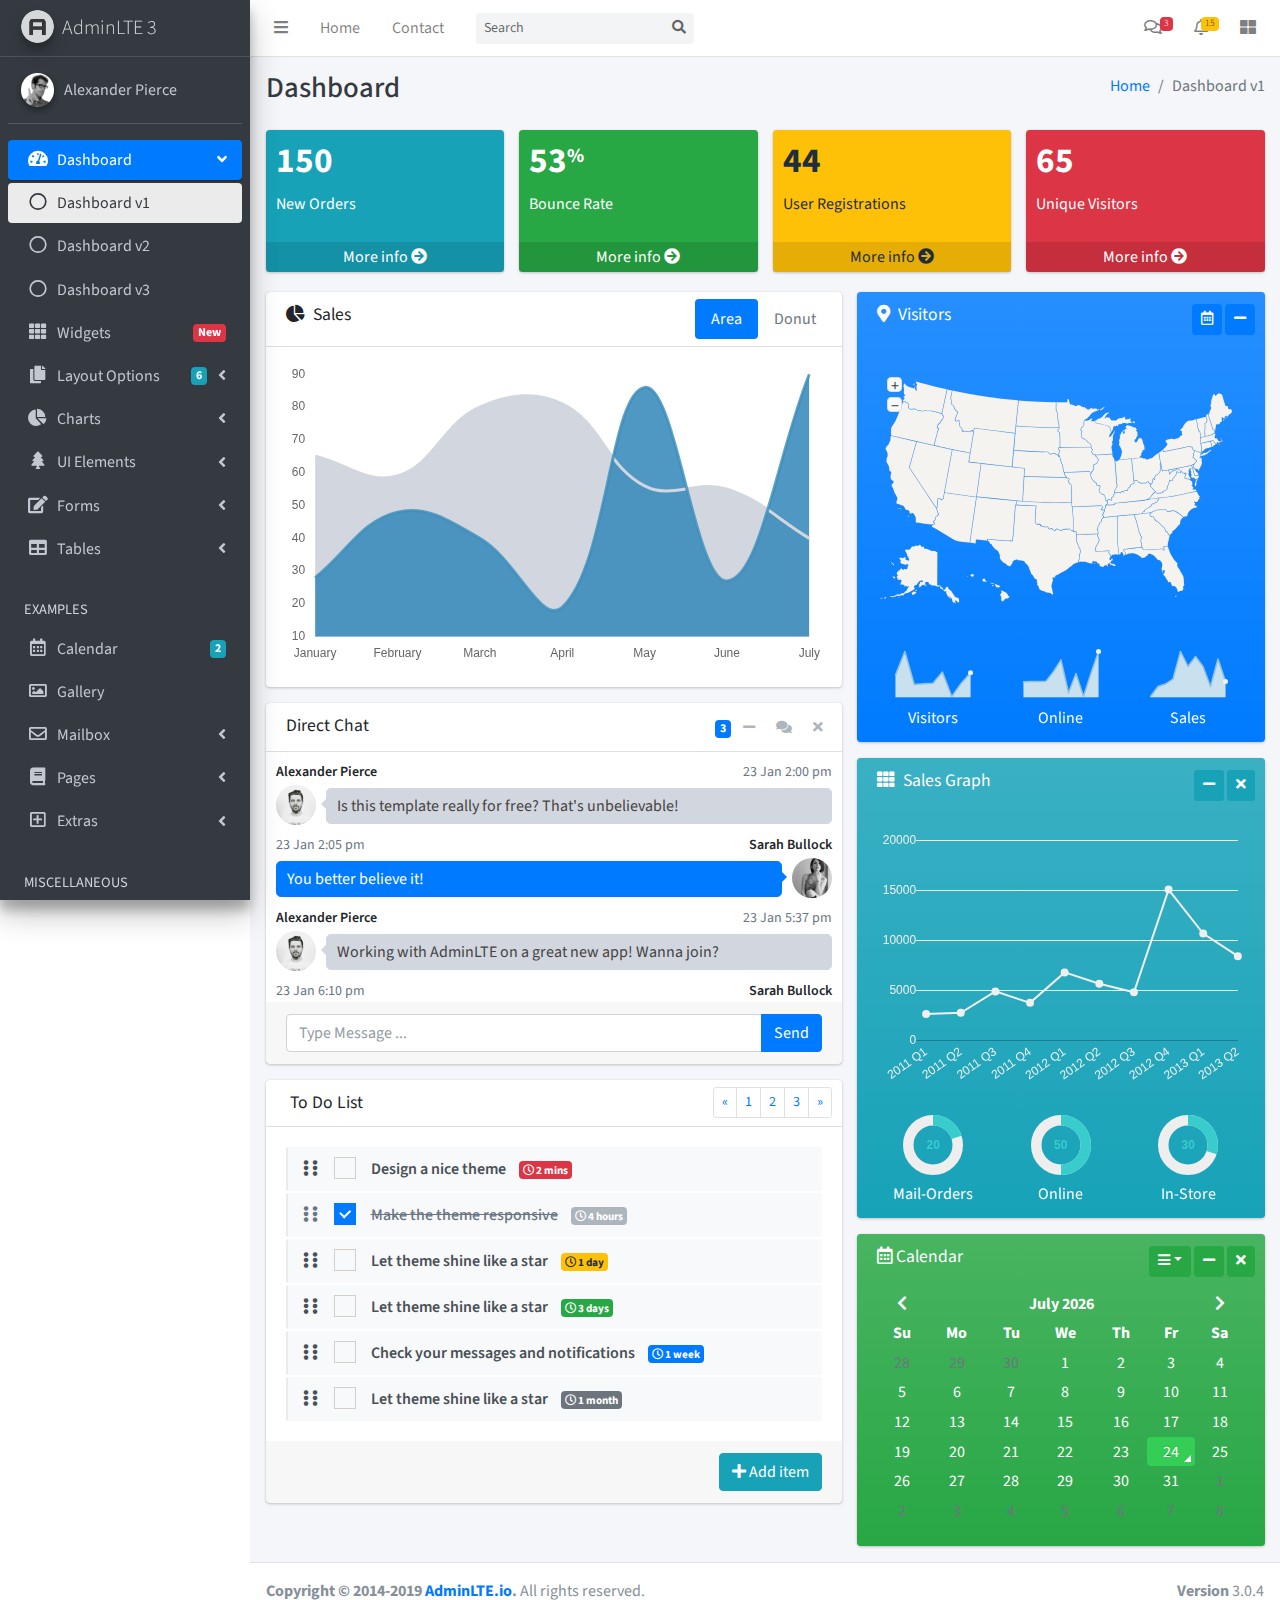
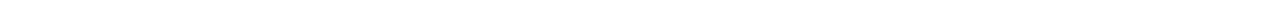
<file: YemekSiparisUygulamasi/AdminLTE-3.0.4/index.html>
<!DOCTYPE html>
<html>
<head>
  <meta charset="utf-8">
  <meta http-equiv="X-UA-Compatible" content="IE=edge">
  <title>AdminLTE 3 | Dashboard</title>
  <!-- Tell the browser to be responsive to screen width -->
  <meta name="viewport" content="width=device-width, initial-scale=1">
  <!-- Font Awesome -->
  <link rel="stylesheet" href="plugins/fontawesome-free/css/all.min.css">
  <!-- Ionicons -->
  <link rel="stylesheet" href="https://code.ionicframework.com/ionicons/2.0.1/css/ionicons.min.css">
  <!-- Tempusdominus Bbootstrap 4 -->
  <link rel="stylesheet" href="plugins/tempusdominus-bootstrap-4/css/tempusdominus-bootstrap-4.min.css">
  <!-- iCheck -->
  <link rel="stylesheet" href="plugins/icheck-bootstrap/icheck-bootstrap.min.css">
  <!-- JQVMap -->
  <link rel="stylesheet" href="plugins/jqvmap/jqvmap.min.css">
  <!-- Theme style -->
  <link rel="stylesheet" href="dist/css/adminlte.min.css">
  <!-- overlayScrollbars -->
  <link rel="stylesheet" href="plugins/overlayScrollbars/css/OverlayScrollbars.min.css">
  <!-- Daterange picker -->
  <link rel="stylesheet" href="plugins/daterangepicker/daterangepicker.css">
  <!-- summernote -->
  <link rel="stylesheet" href="plugins/summernote/summernote-bs4.css">
  <!-- Google Font: Source Sans Pro -->
  <link href="https://fonts.googleapis.com/css?family=Source+Sans+Pro:300,400,400i,700" rel="stylesheet">
</head>
<body class="hold-transition sidebar-mini layout-fixed">
<div class="wrapper">

  <!-- Navbar -->
  <nav class="main-header navbar navbar-expand navbar-white navbar-light">
    <!-- Left navbar links -->
    <ul class="navbar-nav">
      <li class="nav-item">
        <a class="nav-link" data-widget="pushmenu" href="#" role="button"><i class="fas fa-bars"></i></a>
      </li>
      <li class="nav-item d-none d-sm-inline-block">
        <a href="index3.html" class="nav-link">Home</a>
      </li>
      <li class="nav-item d-none d-sm-inline-block">
        <a href="#" class="nav-link">Contact</a>
      </li>
    </ul>

    <!-- SEARCH FORM -->
    <form class="form-inline ml-3">
      <div class="input-group input-group-sm">
        <input class="form-control form-control-navbar" type="search" placeholder="Search" aria-label="Search">
        <div class="input-group-append">
          <button class="btn btn-navbar" type="submit">
            <i class="fas fa-search"></i>
          </button>
        </div>
      </div>
    </form>

    <!-- Right navbar links -->
    <ul class="navbar-nav ml-auto">
      <!-- Messages Dropdown Menu -->
      <li class="nav-item dropdown">
        <a class="nav-link" data-toggle="dropdown" href="#">
          <i class="far fa-comments"></i>
          <span class="badge badge-danger navbar-badge">3</span>
        </a>
        <div class="dropdown-menu dropdown-menu-lg dropdown-menu-right">
          <a href="#" class="dropdown-item">
            <!-- Message Start -->
            <div class="media">
              <img src="dist/img/user1-128x128.jpg" alt="User Avatar" class="img-size-50 mr-3 img-circle">
              <div class="media-body">
                <h3 class="dropdown-item-title">
                  Brad Diesel
                  <span class="float-right text-sm text-danger"><i class="fas fa-star"></i></span>
                </h3>
                <p class="text-sm">Call me whenever you can...</p>
                <p class="text-sm text-muted"><i class="far fa-clock mr-1"></i> 4 Hours Ago</p>
              </div>
            </div>
            <!-- Message End -->
          </a>
          <div class="dropdown-divider"></div>
          <a href="#" class="dropdown-item">
            <!-- Message Start -->
            <div class="media">
              <img src="dist/img/user8-128x128.jpg" alt="User Avatar" class="img-size-50 img-circle mr-3">
              <div class="media-body">
                <h3 class="dropdown-item-title">
                  John Pierce
                  <span class="float-right text-sm text-muted"><i class="fas fa-star"></i></span>
                </h3>
                <p class="text-sm">I got your message bro</p>
                <p class="text-sm text-muted"><i class="far fa-clock mr-1"></i> 4 Hours Ago</p>
              </div>
            </div>
            <!-- Message End -->
          </a>
          <div class="dropdown-divider"></div>
          <a href="#" class="dropdown-item">
            <!-- Message Start -->
            <div class="media">
              <img src="dist/img/user3-128x128.jpg" alt="User Avatar" class="img-size-50 img-circle mr-3">
              <div class="media-body">
                <h3 class="dropdown-item-title">
                  Nora Silvester
                  <span class="float-right text-sm text-warning"><i class="fas fa-star"></i></span>
                </h3>
                <p class="text-sm">The subject goes here</p>
                <p class="text-sm text-muted"><i class="far fa-clock mr-1"></i> 4 Hours Ago</p>
              </div>
            </div>
            <!-- Message End -->
          </a>
          <div class="dropdown-divider"></div>
          <a href="#" class="dropdown-item dropdown-footer">See All Messages</a>
        </div>
      </li>
      <!-- Notifications Dropdown Menu -->
      <li class="nav-item dropdown">
        <a class="nav-link" data-toggle="dropdown" href="#">
          <i class="far fa-bell"></i>
          <span class="badge badge-warning navbar-badge">15</span>
        </a>
        <div class="dropdown-menu dropdown-menu-lg dropdown-menu-right">
          <span class="dropdown-item dropdown-header">15 Notifications</span>
          <div class="dropdown-divider"></div>
          <a href="#" class="dropdown-item">
            <i class="fas fa-envelope mr-2"></i> 4 new messages
            <span class="float-right text-muted text-sm">3 mins</span>
          </a>
          <div class="dropdown-divider"></div>
          <a href="#" class="dropdown-item">
            <i class="fas fa-users mr-2"></i> 8 friend requests
            <span class="float-right text-muted text-sm">12 hours</span>
          </a>
          <div class="dropdown-divider"></div>
          <a href="#" class="dropdown-item">
            <i class="fas fa-file mr-2"></i> 3 new reports
            <span class="float-right text-muted text-sm">2 days</span>
          </a>
          <div class="dropdown-divider"></div>
          <a href="#" class="dropdown-item dropdown-footer">See All Notifications</a>
        </div>
      </li>
      <li class="nav-item">
        <a class="nav-link" data-widget="control-sidebar" data-slide="true" href="#" role="button">
          <i class="fas fa-th-large"></i>
        </a>
      </li>
    </ul>
  </nav>
  <!-- /.navbar -->

  <!-- Main Sidebar Container -->
  <aside class="main-sidebar sidebar-dark-primary elevation-4">
    <!-- Brand Logo -->
    <a href="index3.html" class="brand-link">
      <img src="dist/img/AdminLTELogo.png" alt="AdminLTE Logo" class="brand-image img-circle elevation-3"
           style="opacity: .8">
      <span class="brand-text font-weight-light">AdminLTE 3</span>
    </a>

    <!-- Sidebar -->
    <div class="sidebar">
      <!-- Sidebar user panel (optional) -->
      <div class="user-panel mt-3 pb-3 mb-3 d-flex">
        <div class="image">
          <img src="dist/img/user2-160x160.jpg" class="img-circle elevation-2" alt="User Image">
        </div>
        <div class="info">
          <a href="#" class="d-block">Alexander Pierce</a>
        </div>
      </div>

      <!-- Sidebar Menu -->
      <nav class="mt-2">
        <ul class="nav nav-pills nav-sidebar flex-column" data-widget="treeview" role="menu" data-accordion="false">
          <!-- Add icons to the links using the .nav-icon class
               with font-awesome or any other icon font library -->
          <li class="nav-item has-treeview menu-open">
            <a href="#" class="nav-link active">
              <i class="nav-icon fas fa-tachometer-alt"></i>
              <p>
                Dashboard
                <i class="right fas fa-angle-left"></i>
              </p>
            </a>
            <ul class="nav nav-treeview">
              <li class="nav-item">
                <a href="./index.html" class="nav-link active">
                  <i class="far fa-circle nav-icon"></i>
                  <p>Dashboard v1</p>
                </a>
              </li>
              <li class="nav-item">
                <a href="./index2.html" class="nav-link">
                  <i class="far fa-circle nav-icon"></i>
                  <p>Dashboard v2</p>
                </a>
              </li>
              <li class="nav-item">
                <a href="./index3.html" class="nav-link">
                  <i class="far fa-circle nav-icon"></i>
                  <p>Dashboard v3</p>
                </a>
              </li>
            </ul>
          </li>
          <li class="nav-item">
            <a href="pages/widgets.html" class="nav-link">
              <i class="nav-icon fas fa-th"></i>
              <p>
                Widgets
                <span class="right badge badge-danger">New</span>
              </p>
            </a>
          </li>
          <li class="nav-item has-treeview">
            <a href="#" class="nav-link">
              <i class="nav-icon fas fa-copy"></i>
              <p>
                Layout Options
                <i class="fas fa-angle-left right"></i>
                <span class="badge badge-info right">6</span>
              </p>
            </a>
            <ul class="nav nav-treeview">
              <li class="nav-item">
                <a href="pages/layout/top-nav.html" class="nav-link">
                  <i class="far fa-circle nav-icon"></i>
                  <p>Top Navigation</p>
                </a>
              </li>
              <li class="nav-item">
                <a href="pages/layout/top-nav-sidebar.html" class="nav-link">
                  <i class="far fa-circle nav-icon"></i>
                  <p>Top Navigation + Sidebar</p>
                </a>
              </li>
              <li class="nav-item">
                <a href="pages/layout/boxed.html" class="nav-link">
                  <i class="far fa-circle nav-icon"></i>
                  <p>Boxed</p>
                </a>
              </li>
              <li class="nav-item">
                <a href="pages/layout/fixed-sidebar.html" class="nav-link">
                  <i class="far fa-circle nav-icon"></i>
                  <p>Fixed Sidebar</p>
                </a>
              </li>
              <li class="nav-item">
                <a href="pages/layout/fixed-topnav.html" class="nav-link">
                  <i class="far fa-circle nav-icon"></i>
                  <p>Fixed Navbar</p>
                </a>
              </li>
              <li class="nav-item">
                <a href="pages/layout/fixed-footer.html" class="nav-link">
                  <i class="far fa-circle nav-icon"></i>
                  <p>Fixed Footer</p>
                </a>
              </li>
              <li class="nav-item">
                <a href="pages/layout/collapsed-sidebar.html" class="nav-link">
                  <i class="far fa-circle nav-icon"></i>
                  <p>Collapsed Sidebar</p>
                </a>
              </li>
            </ul>
          </li>
          <li class="nav-item has-treeview">
            <a href="#" class="nav-link">
              <i class="nav-icon fas fa-chart-pie"></i>
              <p>
                Charts
                <i class="right fas fa-angle-left"></i>
              </p>
            </a>
            <ul class="nav nav-treeview">
              <li class="nav-item">
                <a href="pages/charts/chartjs.html" class="nav-link">
                  <i class="far fa-circle nav-icon"></i>
                  <p>ChartJS</p>
                </a>
              </li>
              <li class="nav-item">
                <a href="pages/charts/flot.html" class="nav-link">
                  <i class="far fa-circle nav-icon"></i>
                  <p>Flot</p>
                </a>
              </li>
              <li class="nav-item">
                <a href="pages/charts/inline.html" class="nav-link">
                  <i class="far fa-circle nav-icon"></i>
                  <p>Inline</p>
                </a>
              </li>
            </ul>
          </li>
          <li class="nav-item has-treeview">
            <a href="#" class="nav-link">
              <i class="nav-icon fas fa-tree"></i>
              <p>
                UI Elements
                <i class="fas fa-angle-left right"></i>
              </p>
            </a>
            <ul class="nav nav-treeview">
              <li class="nav-item">
                <a href="pages/UI/general.html" class="nav-link">
                  <i class="far fa-circle nav-icon"></i>
                  <p>General</p>
                </a>
              </li>
              <li class="nav-item">
                <a href="pages/UI/icons.html" class="nav-link">
                  <i class="far fa-circle nav-icon"></i>
                  <p>Icons</p>
                </a>
              </li>
              <li class="nav-item">
                <a href="pages/UI/buttons.html" class="nav-link">
                  <i class="far fa-circle nav-icon"></i>
                  <p>Buttons</p>
                </a>
              </li>
              <li class="nav-item">
                <a href="pages/UI/sliders.html" class="nav-link">
                  <i class="far fa-circle nav-icon"></i>
                  <p>Sliders</p>
                </a>
              </li>
              <li class="nav-item">
                <a href="pages/UI/modals.html" class="nav-link">
                  <i class="far fa-circle nav-icon"></i>
                  <p>Modals & Alerts</p>
                </a>
              </li>
              <li class="nav-item">
                <a href="pages/UI/navbar.html" class="nav-link">
                  <i class="far fa-circle nav-icon"></i>
                  <p>Navbar & Tabs</p>
                </a>
              </li>
              <li class="nav-item">
                <a href="pages/UI/timeline.html" class="nav-link">
                  <i class="far fa-circle nav-icon"></i>
                  <p>Timeline</p>
                </a>
              </li>
              <li class="nav-item">
                <a href="pages/UI/ribbons.html" class="nav-link">
                  <i class="far fa-circle nav-icon"></i>
                  <p>Ribbons</p>
                </a>
              </li>
            </ul>
          </li>
          <li class="nav-item has-treeview">
            <a href="#" class="nav-link">
              <i class="nav-icon fas fa-edit"></i>
              <p>
                Forms
                <i class="fas fa-angle-left right"></i>
              </p>
            </a>
            <ul class="nav nav-treeview">
              <li class="nav-item">
                <a href="pages/forms/general.html" class="nav-link">
                  <i class="far fa-circle nav-icon"></i>
                  <p>General Elements</p>
                </a>
              </li>
              <li class="nav-item">
                <a href="pages/forms/advanced.html" class="nav-link">
                  <i class="far fa-circle nav-icon"></i>
                  <p>Advanced Elements</p>
                </a>
              </li>
              <li class="nav-item">
                <a href="pages/forms/editors.html" class="nav-link">
                  <i class="far fa-circle nav-icon"></i>
                  <p>Editors</p>
                </a>
              </li>
              <li class="nav-item">
                <a href="pages/forms/validation.html" class="nav-link">
                  <i class="far fa-circle nav-icon"></i>
                  <p>Validation</p>
                </a>
              </li>
            </ul>
          </li>
          <li class="nav-item has-treeview">
            <a href="#" class="nav-link">
              <i class="nav-icon fas fa-table"></i>
              <p>
                Tables
                <i class="fas fa-angle-left right"></i>
              </p>
            </a>
            <ul class="nav nav-treeview">
              <li class="nav-item">
                <a href="pages/tables/simple.html" class="nav-link">
                  <i class="far fa-circle nav-icon"></i>
                  <p>Simple Tables</p>
                </a>
              </li>
              <li class="nav-item">
                <a href="pages/tables/data.html" class="nav-link">
                  <i class="far fa-circle nav-icon"></i>
                  <p>DataTables</p>
                </a>
              </li>
              <li class="nav-item">
                <a href="pages/tables/jsgrid.html" class="nav-link">
                  <i class="far fa-circle nav-icon"></i>
                  <p>jsGrid</p>
                </a>
              </li>
            </ul>
          </li>
          <li class="nav-header">EXAMPLES</li>
          <li class="nav-item">
            <a href="pages/calendar.html" class="nav-link">
              <i class="nav-icon far fa-calendar-alt"></i>
              <p>
                Calendar
                <span class="badge badge-info right">2</span>
              </p>
            </a>
          </li>
          <li class="nav-item">
            <a href="pages/gallery.html" class="nav-link">
              <i class="nav-icon far fa-image"></i>
              <p>
                Gallery
              </p>
            </a>
          </li>
          <li class="nav-item has-treeview">
            <a href="#" class="nav-link">
              <i class="nav-icon far fa-envelope"></i>
              <p>
                Mailbox
                <i class="fas fa-angle-left right"></i>
              </p>
            </a>
            <ul class="nav nav-treeview">
              <li class="nav-item">
                <a href="pages/mailbox/mailbox.html" class="nav-link">
                  <i class="far fa-circle nav-icon"></i>
                  <p>Inbox</p>
                </a>
              </li>
              <li class="nav-item">
                <a href="pages/mailbox/compose.html" class="nav-link">
                  <i class="far fa-circle nav-icon"></i>
                  <p>Compose</p>
                </a>
              </li>
              <li class="nav-item">
                <a href="pages/mailbox/read-mail.html" class="nav-link">
                  <i class="far fa-circle nav-icon"></i>
                  <p>Read</p>
                </a>
              </li>
            </ul>
          </li>
          <li class="nav-item has-treeview">
            <a href="#" class="nav-link">
              <i class="nav-icon fas fa-book"></i>
              <p>
                Pages
                <i class="fas fa-angle-left right"></i>
              </p>
            </a>
            <ul class="nav nav-treeview">
              <li class="nav-item">
                <a href="pages/examples/invoice.html" class="nav-link">
                  <i class="far fa-circle nav-icon"></i>
                  <p>Invoice</p>
                </a>
              </li>
              <li class="nav-item">
                <a href="pages/examples/profile.html" class="nav-link">
                  <i class="far fa-circle nav-icon"></i>
                  <p>Profile</p>
                </a>
              </li>
              <li class="nav-item">
                <a href="pages/examples/e-commerce.html" class="nav-link">
                  <i class="far fa-circle nav-icon"></i>
                  <p>E-commerce</p>
                </a>
              </li>
              <li class="nav-item">
                <a href="pages/examples/projects.html" class="nav-link">
                  <i class="far fa-circle nav-icon"></i>
                  <p>Projects</p>
                </a>
              </li>
              <li class="nav-item">
                <a href="pages/examples/project-add.html" class="nav-link">
                  <i class="far fa-circle nav-icon"></i>
                  <p>Project Add</p>
                </a>
              </li>
              <li class="nav-item">
                <a href="pages/examples/project-edit.html" class="nav-link">
                  <i class="far fa-circle nav-icon"></i>
                  <p>Project Edit</p>
                </a>
              </li>
              <li class="nav-item">
                <a href="pages/examples/project-detail.html" class="nav-link">
                  <i class="far fa-circle nav-icon"></i>
                  <p>Project Detail</p>
                </a>
              </li>
              <li class="nav-item">
                <a href="pages/examples/contacts.html" class="nav-link">
                  <i class="far fa-circle nav-icon"></i>
                  <p>Contacts</p>
                </a>
              </li>
            </ul>
          </li>
          <li class="nav-item has-treeview">
            <a href="#" class="nav-link">
              <i class="nav-icon far fa-plus-square"></i>
              <p>
                Extras
                <i class="fas fa-angle-left right"></i>
              </p>
            </a>
            <ul class="nav nav-treeview">
              <li class="nav-item">
                <a href="pages/examples/login.html" class="nav-link">
                  <i class="far fa-circle nav-icon"></i>
                  <p>Login</p>
                </a>
              </li>
              <li class="nav-item">
                <a href="pages/examples/register.html" class="nav-link">
                  <i class="far fa-circle nav-icon"></i>
                  <p>Register</p>
                </a>
              </li>
              <li class="nav-item">
                <a href="pages/examples/forgot-password.html" class="nav-link">
                  <i class="far fa-circle nav-icon"></i>
                  <p>Forgot Password</p>
                </a>
              </li>
              <li class="nav-item">
                <a href="pages/examples/recover-password.html" class="nav-link">
                  <i class="far fa-circle nav-icon"></i>
                  <p>Recover Password</p>
                </a>
              </li>
              <li class="nav-item">
                <a href="pages/examples/lockscreen.html" class="nav-link">
                  <i class="far fa-circle nav-icon"></i>
                  <p>Lockscreen</p>
                </a>
              </li>
              <li class="nav-item">
                <a href="pages/examples/legacy-user-menu.html" class="nav-link">
                  <i class="far fa-circle nav-icon"></i>
                  <p>Legacy User Menu</p>
                </a>
              </li>
              <li class="nav-item">
                <a href="pages/examples/language-menu.html" class="nav-link">
                  <i class="far fa-circle nav-icon"></i>
                  <p>Language Menu</p>
                </a>
              </li>
              <li class="nav-item">
                <a href="pages/examples/404.html" class="nav-link">
                  <i class="far fa-circle nav-icon"></i>
                  <p>Error 404</p>
                </a>
              </li>
              <li class="nav-item">
                <a href="pages/examples/500.html" class="nav-link">
                  <i class="far fa-circle nav-icon"></i>
                  <p>Error 500</p>
                </a>
              </li>
              <li class="nav-item">
                <a href="pages/examples/pace.html" class="nav-link">
                  <i class="far fa-circle nav-icon"></i>
                  <p>Pace</p>
                </a>
              </li>
              <li class="nav-item">
                <a href="pages/examples/blank.html" class="nav-link">
                  <i class="far fa-circle nav-icon"></i>
                  <p>Blank Page</p>
                </a>
              </li>
              <li class="nav-item">
                <a href="starter.html" class="nav-link">
                  <i class="far fa-circle nav-icon"></i>
                  <p>Starter Page</p>
                </a>
              </li>
            </ul>
          </li>
          <li class="nav-header">MISCELLANEOUS</li>
          <li class="nav-item">
            <a href="https://adminlte.io/docs/3.0" class="nav-link">
              <i class="nav-icon fas fa-file"></i>
              <p>Documentation</p>
            </a>
          </li>
          <li class="nav-header">MULTI LEVEL EXAMPLE</li>
          <li class="nav-item">
            <a href="#" class="nav-link">
              <i class="fas fa-circle nav-icon"></i>
              <p>Level 1</p>
            </a>
          </li>
          <li class="nav-item has-treeview">
            <a href="#" class="nav-link">
              <i class="nav-icon fas fa-circle"></i>
              <p>
                Level 1
                <i class="right fas fa-angle-left"></i>
              </p>
            </a>
            <ul class="nav nav-treeview">
              <li class="nav-item">
                <a href="#" class="nav-link">
                  <i class="far fa-circle nav-icon"></i>
                  <p>Level 2</p>
                </a>
              </li>
              <li class="nav-item has-treeview">
                <a href="#" class="nav-link">
                  <i class="far fa-circle nav-icon"></i>
                  <p>
                    Level 2
                    <i class="right fas fa-angle-left"></i>
                  </p>
                </a>
                <ul class="nav nav-treeview">
                  <li class="nav-item">
                    <a href="#" class="nav-link">
                      <i class="far fa-dot-circle nav-icon"></i>
                      <p>Level 3</p>
                    </a>
                  </li>
                  <li class="nav-item">
                    <a href="#" class="nav-link">
                      <i class="far fa-dot-circle nav-icon"></i>
                      <p>Level 3</p>
                    </a>
                  </li>
                  <li class="nav-item">
                    <a href="#" class="nav-link">
                      <i class="far fa-dot-circle nav-icon"></i>
                      <p>Level 3</p>
                    </a>
                  </li>
                </ul>
              </li>
              <li class="nav-item">
                <a href="#" class="nav-link">
                  <i class="far fa-circle nav-icon"></i>
                  <p>Level 2</p>
                </a>
              </li>
            </ul>
          </li>
          <li class="nav-item">
            <a href="#" class="nav-link">
              <i class="fas fa-circle nav-icon"></i>
              <p>Level 1</p>
            </a>
          </li>
          <li class="nav-header">LABELS</li>
          <li class="nav-item">
            <a href="#" class="nav-link">
              <i class="nav-icon far fa-circle text-danger"></i>
              <p class="text">Important</p>
            </a>
          </li>
          <li class="nav-item">
            <a href="#" class="nav-link">
              <i class="nav-icon far fa-circle text-warning"></i>
              <p>Warning</p>
            </a>
          </li>
          <li class="nav-item">
            <a href="#" class="nav-link">
              <i class="nav-icon far fa-circle text-info"></i>
              <p>Informational</p>
            </a>
          </li>
        </ul>
      </nav>
      <!-- /.sidebar-menu -->
    </div>
    <!-- /.sidebar -->
  </aside>

  <!-- Content Wrapper. Contains page content -->
  <div class="content-wrapper">
    <!-- Content Header (Page header) -->
    <div class="content-header">
      <div class="container-fluid">
        <div class="row mb-2">
          <div class="col-sm-6">
            <h1 class="m-0 text-dark">Dashboard</h1>
          </div><!-- /.col -->
          <div class="col-sm-6">
            <ol class="breadcrumb float-sm-right">
              <li class="breadcrumb-item"><a href="#">Home</a></li>
              <li class="breadcrumb-item active">Dashboard v1</li>
            </ol>
          </div><!-- /.col -->
        </div><!-- /.row -->
      </div><!-- /.container-fluid -->
    </div>
    <!-- /.content-header -->

    <!-- Main content -->
    <section class="content">
      <div class="container-fluid">
        <!-- Small boxes (Stat box) -->
        <div class="row">
          <div class="col-lg-3 col-6">
            <!-- small box -->
            <div class="small-box bg-info">
              <div class="inner">
                <h3>150</h3>

                <p>New Orders</p>
              </div>
              <div class="icon">
                <i class="ion ion-bag"></i>
              </div>
              <a href="#" class="small-box-footer">More info <i class="fas fa-arrow-circle-right"></i></a>
            </div>
          </div>
          <!-- ./col -->
          <div class="col-lg-3 col-6">
            <!-- small box -->
            <div class="small-box bg-success">
              <div class="inner">
                <h3>53<sup style="font-size: 20px">%</sup></h3>

                <p>Bounce Rate</p>
              </div>
              <div class="icon">
                <i class="ion ion-stats-bars"></i>
              </div>
              <a href="#" class="small-box-footer">More info <i class="fas fa-arrow-circle-right"></i></a>
            </div>
          </div>
          <!-- ./col -->
          <div class="col-lg-3 col-6">
            <!-- small box -->
            <div class="small-box bg-warning">
              <div class="inner">
                <h3>44</h3>

                <p>User Registrations</p>
              </div>
              <div class="icon">
                <i class="ion ion-person-add"></i>
              </div>
              <a href="#" class="small-box-footer">More info <i class="fas fa-arrow-circle-right"></i></a>
            </div>
          </div>
          <!-- ./col -->
          <div class="col-lg-3 col-6">
            <!-- small box -->
            <div class="small-box bg-danger">
              <div class="inner">
                <h3>65</h3>

                <p>Unique Visitors</p>
              </div>
              <div class="icon">
                <i class="ion ion-pie-graph"></i>
              </div>
              <a href="#" class="small-box-footer">More info <i class="fas fa-arrow-circle-right"></i></a>
            </div>
          </div>
          <!-- ./col -->
        </div>
        <!-- /.row -->
        <!-- Main row -->
        <div class="row">
          <!-- Left col -->
          <section class="col-lg-7 connectedSortable">
            <!-- Custom tabs (Charts with tabs)-->
            <div class="card">
              <div class="card-header">
                <h3 class="card-title">
                  <i class="fas fa-chart-pie mr-1"></i>
                  Sales
                </h3>
                <div class="card-tools">
                  <ul class="nav nav-pills ml-auto">
                    <li class="nav-item">
                      <a class="nav-link active" href="#revenue-chart" data-toggle="tab">Area</a>
                    </li>
                    <li class="nav-item">
                      <a class="nav-link" href="#sales-chart" data-toggle="tab">Donut</a>
                    </li>
                  </ul>
                </div>
              </div><!-- /.card-header -->
              <div class="card-body">
                <div class="tab-content p-0">
                  <!-- Morris chart - Sales -->
                  <div class="chart tab-pane active" id="revenue-chart"
                       style="position: relative; height: 300px;">
                      <canvas id="revenue-chart-canvas" height="300" style="height: 300px;"></canvas>                         
                   </div>
                  <div class="chart tab-pane" id="sales-chart" style="position: relative; height: 300px;">
                    <canvas id="sales-chart-canvas" height="300" style="height: 300px;"></canvas>                         
                  </div>  
                </div>
              </div><!-- /.card-body -->
            </div>
            <!-- /.card -->

            <!-- DIRECT CHAT -->
            <div class="card direct-chat direct-chat-primary">
              <div class="card-header">
                <h3 class="card-title">Direct Chat</h3>

                <div class="card-tools">
                  <span data-toggle="tooltip" title="3 New Messages" class="badge badge-primary">3</span>
                  <button type="button" class="btn btn-tool" data-card-widget="collapse">
                    <i class="fas fa-minus"></i>
                  </button>
                  <button type="button" class="btn btn-tool" data-toggle="tooltip" title="Contacts"
                          data-widget="chat-pane-toggle">
                    <i class="fas fa-comments"></i>
                  </button>
                  <button type="button" class="btn btn-tool" data-card-widget="remove"><i class="fas fa-times"></i>
                  </button>
                </div>
              </div>
              <!-- /.card-header -->
              <div class="card-body">
                <!-- Conversations are loaded here -->
                <div class="direct-chat-messages">
                  <!-- Message. Default to the left -->
                  <div class="direct-chat-msg">
                    <div class="direct-chat-infos clearfix">
                      <span class="direct-chat-name float-left">Alexander Pierce</span>
                      <span class="direct-chat-timestamp float-right">23 Jan 2:00 pm</span>
                    </div>
                    <!-- /.direct-chat-infos -->
                    <img class="direct-chat-img" src="dist/img/user1-128x128.jpg" alt="message user image">
                    <!-- /.direct-chat-img -->
                    <div class="direct-chat-text">
                      Is this template really for free? That's unbelievable!
                    </div>
                    <!-- /.direct-chat-text -->
                  </div>
                  <!-- /.direct-chat-msg -->

                  <!-- Message to the right -->
                  <div class="direct-chat-msg right">
                    <div class="direct-chat-infos clearfix">
                      <span class="direct-chat-name float-right">Sarah Bullock</span>
                      <span class="direct-chat-timestamp float-left">23 Jan 2:05 pm</span>
                    </div>
                    <!-- /.direct-chat-infos -->
                    <img class="direct-chat-img" src="dist/img/user3-128x128.jpg" alt="message user image">
                    <!-- /.direct-chat-img -->
                    <div class="direct-chat-text">
                      You better believe it!
                    </div>
                    <!-- /.direct-chat-text -->
                  </div>
                  <!-- /.direct-chat-msg -->

                  <!-- Message. Default to the left -->
                  <div class="direct-chat-msg">
                    <div class="direct-chat-infos clearfix">
                      <span class="direct-chat-name float-left">Alexander Pierce</span>
                      <span class="direct-chat-timestamp float-right">23 Jan 5:37 pm</span>
                    </div>
                    <!-- /.direct-chat-infos -->
                    <img class="direct-chat-img" src="dist/img/user1-128x128.jpg" alt="message user image">
                    <!-- /.direct-chat-img -->
                    <div class="direct-chat-text">
                      Working with AdminLTE on a great new app! Wanna join?
                    </div>
                    <!-- /.direct-chat-text -->
                  </div>
                  <!-- /.direct-chat-msg -->

                  <!-- Message to the right -->
                  <div class="direct-chat-msg right">
                    <div class="direct-chat-infos clearfix">
                      <span class="direct-chat-name float-right">Sarah Bullock</span>
                      <span class="direct-chat-timestamp float-left">23 Jan 6:10 pm</span>
                    </div>
                    <!-- /.direct-chat-infos -->
                    <img class="direct-chat-img" src="dist/img/user3-128x128.jpg" alt="message user image">
                    <!-- /.direct-chat-img -->
                    <div class="direct-chat-text">
                      I would love to.
                    </div>
                    <!-- /.direct-chat-text -->
                  </div>
                  <!-- /.direct-chat-msg -->

                </div>
                <!--/.direct-chat-messages-->

                <!-- Contacts are loaded here -->
                <div class="direct-chat-contacts">
                  <ul class="contacts-list">
                    <li>
                      <a href="#">
                        <img class="contacts-list-img" src="dist/img/user1-128x128.jpg">

                        <div class="contacts-list-info">
                          <span class="contacts-list-name">
                            Count Dracula
                            <small class="contacts-list-date float-right">2/28/2015</small>
                          </span>
                          <span class="contacts-list-msg">How have you been? I was...</span>
                        </div>
                        <!-- /.contacts-list-info -->
                      </a>
                    </li>
                    <!-- End Contact Item -->
                    <li>
                      <a href="#">
                        <img class="contacts-list-img" src="dist/img/user7-128x128.jpg">

                        <div class="contacts-list-info">
                          <span class="contacts-list-name">
                            Sarah Doe
                            <small class="contacts-list-date float-right">2/23/2015</small>
                          </span>
                          <span class="contacts-list-msg">I will be waiting for...</span>
                        </div>
                        <!-- /.contacts-list-info -->
                      </a>
                    </li>
                    <!-- End Contact Item -->
                    <li>
                      <a href="#">
                        <img class="contacts-list-img" src="dist/img/user3-128x128.jpg">

                        <div class="contacts-list-info">
                          <span class="contacts-list-name">
                            Nadia Jolie
                            <small class="contacts-list-date float-right">2/20/2015</small>
                          </span>
                          <span class="contacts-list-msg">I'll call you back at...</span>
                        </div>
                        <!-- /.contacts-list-info -->
                      </a>
                    </li>
                    <!-- End Contact Item -->
                    <li>
                      <a href="#">
                        <img class="contacts-list-img" src="dist/img/user5-128x128.jpg">

                        <div class="contacts-list-info">
                          <span class="contacts-list-name">
                            Nora S. Vans
                            <small class="contacts-list-date float-right">2/10/2015</small>
                          </span>
                          <span class="contacts-list-msg">Where is your new...</span>
                        </div>
                        <!-- /.contacts-list-info -->
                      </a>
                    </li>
                    <!-- End Contact Item -->
                    <li>
                      <a href="#">
                        <img class="contacts-list-img" src="dist/img/user6-128x128.jpg">

                        <div class="contacts-list-info">
                          <span class="contacts-list-name">
                            John K.
                            <small class="contacts-list-date float-right">1/27/2015</small>
                          </span>
                          <span class="contacts-list-msg">Can I take a look at...</span>
                        </div>
                        <!-- /.contacts-list-info -->
                      </a>
                    </li>
                    <!-- End Contact Item -->
                    <li>
                      <a href="#">
                        <img class="contacts-list-img" src="dist/img/user8-128x128.jpg">

                        <div class="contacts-list-info">
                          <span class="contacts-list-name">
                            Kenneth M.
                            <small class="contacts-list-date float-right">1/4/2015</small>
                          </span>
                          <span class="contacts-list-msg">Never mind I found...</span>
                        </div>
                        <!-- /.contacts-list-info -->
                      </a>
                    </li>
                    <!-- End Contact Item -->
                  </ul>
                  <!-- /.contacts-list -->
                </div>
                <!-- /.direct-chat-pane -->
              </div>
              <!-- /.card-body -->
              <div class="card-footer">
                <form action="#" method="post">
                  <div class="input-group">
                    <input type="text" name="message" placeholder="Type Message ..." class="form-control">
                    <span class="input-group-append">
                      <button type="button" class="btn btn-primary">Send</button>
                    </span>
                  </div>
                </form>
              </div>
              <!-- /.card-footer-->
            </div>
            <!--/.direct-chat -->

            <!-- TO DO List -->
            <div class="card">
              <div class="card-header">
                <h3 class="card-title">
                  <i class="ion ion-clipboard mr-1"></i>
                  To Do List
                </h3>

                <div class="card-tools">
                  <ul class="pagination pagination-sm">
                    <li class="page-item"><a href="#" class="page-link">&laquo;</a></li>
                    <li class="page-item"><a href="#" class="page-link">1</a></li>
                    <li class="page-item"><a href="#" class="page-link">2</a></li>
                    <li class="page-item"><a href="#" class="page-link">3</a></li>
                    <li class="page-item"><a href="#" class="page-link">&raquo;</a></li>
                  </ul>
                </div>
              </div>
              <!-- /.card-header -->
              <div class="card-body">
                <ul class="todo-list" data-widget="todo-list">
                  <li>
                    <!-- drag handle -->
                    <span class="handle">
                      <i class="fas fa-ellipsis-v"></i>
                      <i class="fas fa-ellipsis-v"></i>
                    </span>
                    <!-- checkbox -->
                    <div  class="icheck-primary d-inline ml-2">
                      <input type="checkbox" value="" name="todo1" id="todoCheck1">
                      <label for="todoCheck1"></label>
                    </div>
                    <!-- todo text -->
                    <span class="text">Design a nice theme</span>
                    <!-- Emphasis label -->
                    <small class="badge badge-danger"><i class="far fa-clock"></i> 2 mins</small>
                    <!-- General tools such as edit or delete-->
                    <div class="tools">
                      <i class="fas fa-edit"></i>
                      <i class="fas fa-trash-o"></i>
                    </div>
                  </li>
                  <li>
                    <span class="handle">
                      <i class="fas fa-ellipsis-v"></i>
                      <i class="fas fa-ellipsis-v"></i>
                    </span>
                    <div  class="icheck-primary d-inline ml-2">
                      <input type="checkbox" value="" name="todo2" id="todoCheck2" checked>
                      <label for="todoCheck2"></label>
                    </div>
                    <span class="text">Make the theme responsive</span>
                    <small class="badge badge-info"><i class="far fa-clock"></i> 4 hours</small>
                    <div class="tools">
                      <i class="fas fa-edit"></i>
                      <i class="fas fa-trash-o"></i>
                    </div>
                  </li>
                  <li>
                    <span class="handle">
                      <i class="fas fa-ellipsis-v"></i>
                      <i class="fas fa-ellipsis-v"></i>
                    </span>
                    <div  class="icheck-primary d-inline ml-2">
                      <input type="checkbox" value="" name="todo3" id="todoCheck3">
                      <label for="todoCheck3"></label>
                    </div>
                    <span class="text">Let theme shine like a star</span>
                    <small class="badge badge-warning"><i class="far fa-clock"></i> 1 day</small>
                    <div class="tools">
                      <i class="fas fa-edit"></i>
                      <i class="fas fa-trash-o"></i>
                    </div>
                  </li>
                  <li>
                    <span class="handle">
                      <i class="fas fa-ellipsis-v"></i>
                      <i class="fas fa-ellipsis-v"></i>
                    </span>
                    <div  class="icheck-primary d-inline ml-2">
                      <input type="checkbox" value="" name="todo4" id="todoCheck4">
                      <label for="todoCheck4"></label>
                    </div>
                    <span class="text">Let theme shine like a star</span>
                    <small class="badge badge-success"><i class="far fa-clock"></i> 3 days</small>
                    <div class="tools">
                      <i class="fas fa-edit"></i>
                      <i class="fas fa-trash-o"></i>
                    </div>
                  </li>
                  <li>
                    <span class="handle">
                      <i class="fas fa-ellipsis-v"></i>
                      <i class="fas fa-ellipsis-v"></i>
                    </span>
                    <div  class="icheck-primary d-inline ml-2">
                      <input type="checkbox" value="" name="todo5" id="todoCheck5">
                      <label for="todoCheck5"></label>
                    </div>
                    <span class="text">Check your messages and notifications</span>
                    <small class="badge badge-primary"><i class="far fa-clock"></i> 1 week</small>
                    <div class="tools">
                      <i class="fas fa-edit"></i>
                      <i class="fas fa-trash-o"></i>
                    </div>
                  </li>
                  <li>
                    <span class="handle">
                      <i class="fas fa-ellipsis-v"></i>
                      <i class="fas fa-ellipsis-v"></i>
                    </span>
                    <div  class="icheck-primary d-inline ml-2">
                      <input type="checkbox" value="" name="todo6" id="todoCheck6">
                      <label for="todoCheck6"></label>
                    </div>
                    <span class="text">Let theme shine like a star</span>
                    <small class="badge badge-secondary"><i class="far fa-clock"></i> 1 month</small>
                    <div class="tools">
                      <i class="fas fa-edit"></i>
                      <i class="fas fa-trash-o"></i>
                    </div>
                  </li>
                </ul>
              </div>
              <!-- /.card-body -->
              <div class="card-footer clearfix">
                <button type="button" class="btn btn-info float-right"><i class="fas fa-plus"></i> Add item</button>
              </div>
            </div>
            <!-- /.card -->
          </section>
          <!-- /.Left col -->
          <!-- right col (We are only adding the ID to make the widgets sortable)-->
          <section class="col-lg-5 connectedSortable">

            <!-- Map card -->
            <div class="card bg-gradient-primary">
              <div class="card-header border-0">
                <h3 class="card-title">
                  <i class="fas fa-map-marker-alt mr-1"></i>
                  Visitors
                </h3>
                <!-- card tools -->
                <div class="card-tools">
                  <button type="button"
                          class="btn btn-primary btn-sm daterange"
                          data-toggle="tooltip"
                          title="Date range">
                    <i class="far fa-calendar-alt"></i>
                  </button>
                  <button type="button"
                          class="btn btn-primary btn-sm"
                          data-card-widget="collapse"
                          data-toggle="tooltip"
                          title="Collapse">
                    <i class="fas fa-minus"></i>
                  </button>
                </div>
                <!-- /.card-tools -->
              </div>
              <div class="card-body">
                <div id="world-map" style="height: 250px; width: 100%;"></div>
              </div>
              <!-- /.card-body-->
              <div class="card-footer bg-transparent">
                <div class="row">
                  <div class="col-4 text-center">
                    <div id="sparkline-1"></div>
                    <div class="text-white">Visitors</div>
                  </div>
                  <!-- ./col -->
                  <div class="col-4 text-center">
                    <div id="sparkline-2"></div>
                    <div class="text-white">Online</div>
                  </div>
                  <!-- ./col -->
                  <div class="col-4 text-center">
                    <div id="sparkline-3"></div>
                    <div class="text-white">Sales</div>
                  </div>
                  <!-- ./col -->
                </div>
                <!-- /.row -->
              </div>
            </div>
            <!-- /.card -->

            <!-- solid sales graph -->
            <div class="card bg-gradient-info">
              <div class="card-header border-0">
                <h3 class="card-title">
                  <i class="fas fa-th mr-1"></i>
                  Sales Graph
                </h3>

                <div class="card-tools">
                  <button type="button" class="btn bg-info btn-sm" data-card-widget="collapse">
                    <i class="fas fa-minus"></i>
                  </button>
                  <button type="button" class="btn bg-info btn-sm" data-card-widget="remove">
                    <i class="fas fa-times"></i>
                  </button>
                </div>
              </div>
              <div class="card-body">
                <canvas class="chart" id="line-chart" style="min-height: 250px; height: 250px; max-height: 250px; max-width: 100%;"></canvas>
              </div>
              <!-- /.card-body -->
              <div class="card-footer bg-transparent">
                <div class="row">
                  <div class="col-4 text-center">
                    <input type="text" class="knob" data-readonly="true" value="20" data-width="60" data-height="60"
                           data-fgColor="#39CCCC">

                    <div class="text-white">Mail-Orders</div>
                  </div>
                  <!-- ./col -->
                  <div class="col-4 text-center">
                    <input type="text" class="knob" data-readonly="true" value="50" data-width="60" data-height="60"
                           data-fgColor="#39CCCC">

                    <div class="text-white">Online</div>
                  </div>
                  <!-- ./col -->
                  <div class="col-4 text-center">
                    <input type="text" class="knob" data-readonly="true" value="30" data-width="60" data-height="60"
                           data-fgColor="#39CCCC">

                    <div class="text-white">In-Store</div>
                  </div>
                  <!-- ./col -->
                </div>
                <!-- /.row -->
              </div>
              <!-- /.card-footer -->
            </div>
            <!-- /.card -->

            <!-- Calendar -->
            <div class="card bg-gradient-success">
              <div class="card-header border-0">

                <h3 class="card-title">
                  <i class="far fa-calendar-alt"></i>
                  Calendar
                </h3>
                <!-- tools card -->
                <div class="card-tools">
                  <!-- button with a dropdown -->
                  <div class="btn-group">
                    <button type="button" class="btn btn-success btn-sm dropdown-toggle" data-toggle="dropdown">
                      <i class="fas fa-bars"></i></button>
                    <div class="dropdown-menu float-right" role="menu">
                      <a href="#" class="dropdown-item">Add new event</a>
                      <a href="#" class="dropdown-item">Clear events</a>
                      <div class="dropdown-divider"></div>
                      <a href="#" class="dropdown-item">View calendar</a>
                    </div>
                  </div>
                  <button type="button" class="btn btn-success btn-sm" data-card-widget="collapse">
                    <i class="fas fa-minus"></i>
                  </button>
                  <button type="button" class="btn btn-success btn-sm" data-card-widget="remove">
                    <i class="fas fa-times"></i>
                  </button>
                </div>
                <!-- /. tools -->
              </div>
              <!-- /.card-header -->
              <div class="card-body pt-0">
                <!--The calendar -->
                <div id="calendar" style="width: 100%"></div>
              </div>
              <!-- /.card-body -->
            </div>
            <!-- /.card -->
          </section>
          <!-- right col -->
        </div>
        <!-- /.row (main row) -->
      </div><!-- /.container-fluid -->
    </section>
    <!-- /.content -->
  </div>
  <!-- /.content-wrapper -->
  <footer class="main-footer">
    <strong>Copyright &copy; 2014-2019 <a href="http://adminlte.io">AdminLTE.io</a>.</strong>
    All rights reserved.
    <div class="float-right d-none d-sm-inline-block">
      <b>Version</b> 3.0.4
    </div>
  </footer>

  <!-- Control Sidebar -->
  <aside class="control-sidebar control-sidebar-dark">
    <!-- Control sidebar content goes here -->
  </aside>
  <!-- /.control-sidebar -->
</div>
<!-- ./wrapper -->

<!-- jQuery -->
<script src="plugins/jquery/jquery.min.js"></script>
<!-- jQuery UI 1.11.4 -->
<script src="plugins/jquery-ui/jquery-ui.min.js"></script>
<!-- Resolve conflict in jQuery UI tooltip with Bootstrap tooltip -->
<script>
  $.widget.bridge('uibutton', $.ui.button)
</script>
<!-- Bootstrap 4 -->
<script src="plugins/bootstrap/js/bootstrap.bundle.min.js"></script>
<!-- ChartJS -->
<script src="plugins/chart.js/Chart.min.js"></script>
<!-- Sparkline -->
<script src="plugins/sparklines/sparkline.js"></script>
<!-- JQVMap -->
<script src="plugins/jqvmap/jquery.vmap.min.js"></script>
<script src="plugins/jqvmap/maps/jquery.vmap.usa.js"></script>
<!-- jQuery Knob Chart -->
<script src="plugins/jquery-knob/jquery.knob.min.js"></script>
<!-- daterangepicker -->
<script src="plugins/moment/moment.min.js"></script>
<script src="plugins/daterangepicker/daterangepicker.js"></script>
<!-- Tempusdominus Bootstrap 4 -->
<script src="plugins/tempusdominus-bootstrap-4/js/tempusdominus-bootstrap-4.min.js"></script>
<!-- Summernote -->
<script src="plugins/summernote/summernote-bs4.min.js"></script>
<!-- overlayScrollbars -->
<script src="plugins/overlayScrollbars/js/jquery.overlayScrollbars.min.js"></script>
<!-- AdminLTE App -->
<script src="dist/js/adminlte.js"></script>
<!-- AdminLTE dashboard demo (This is only for demo purposes) -->
<script src="dist/js/pages/dashboard.js"></script>
<!-- AdminLTE for demo purposes -->
<script src="dist/js/demo.js"></script>
</body>
</html>
</file>
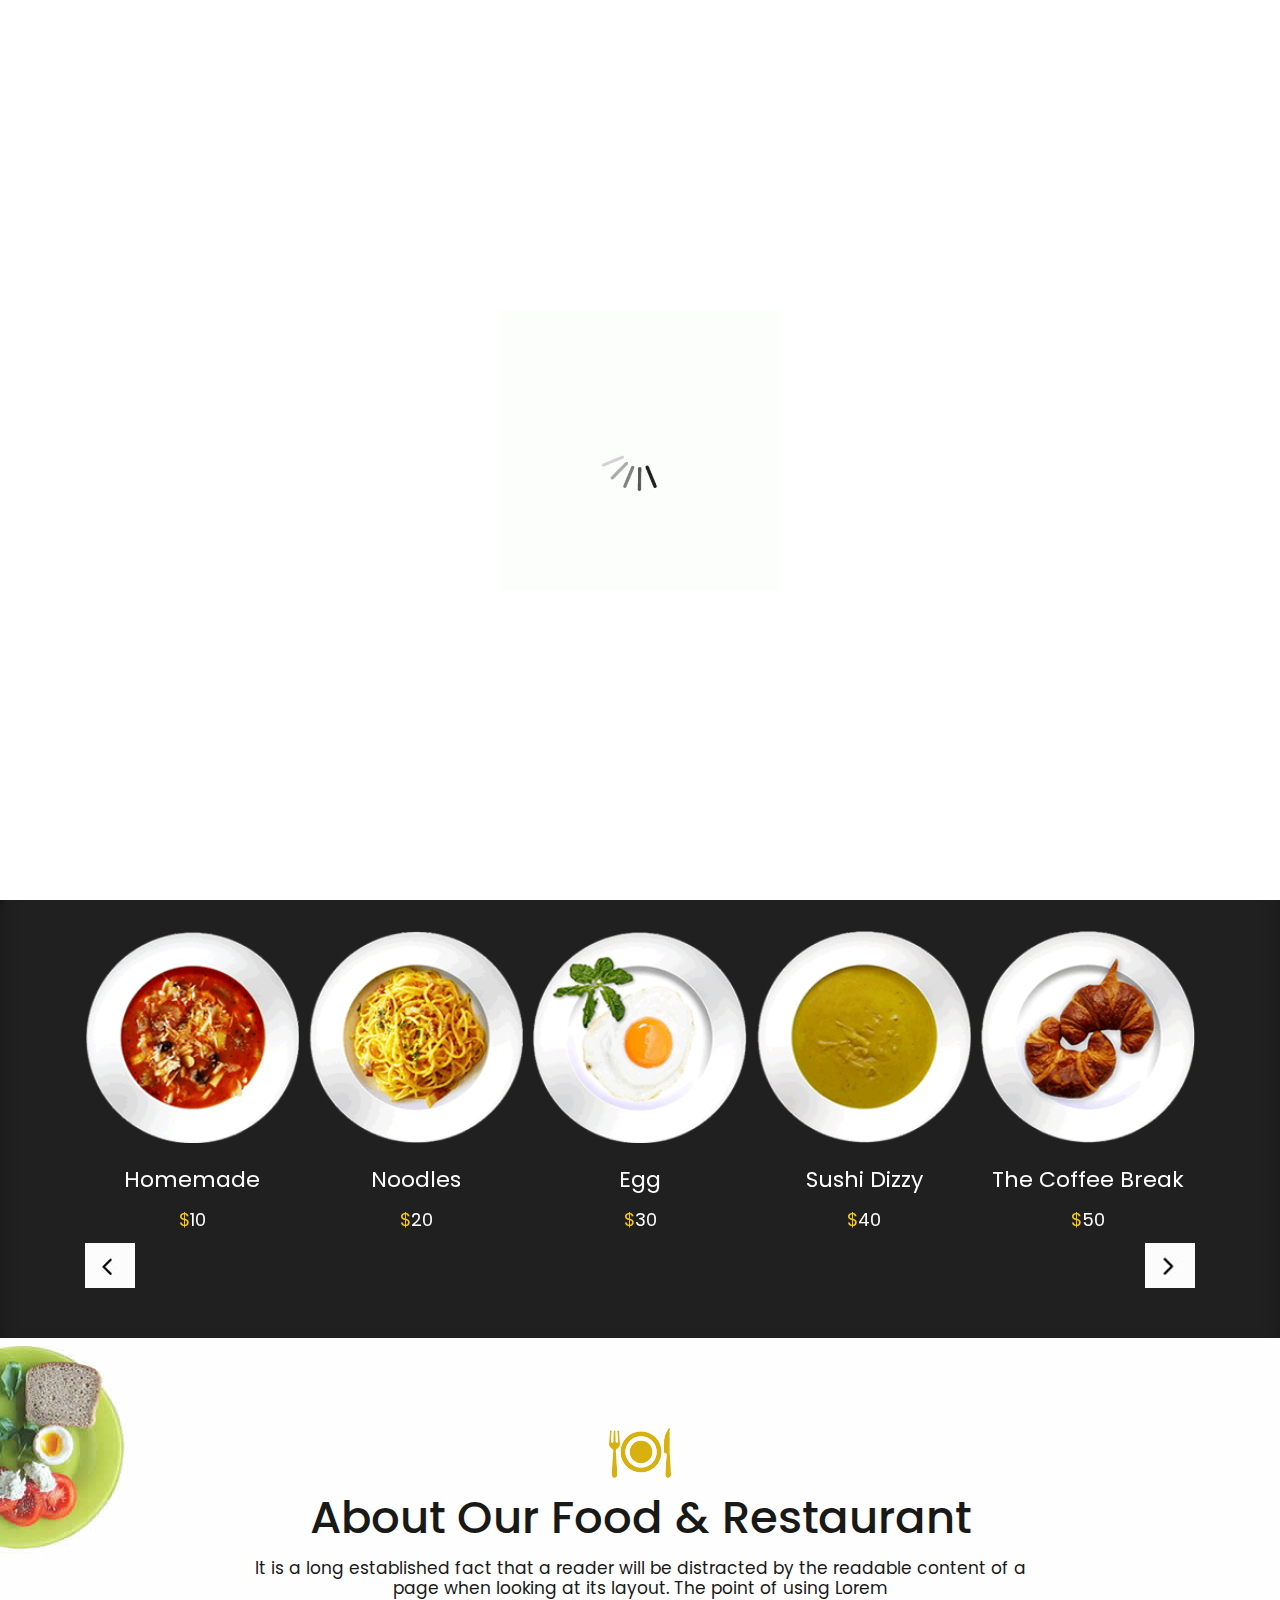
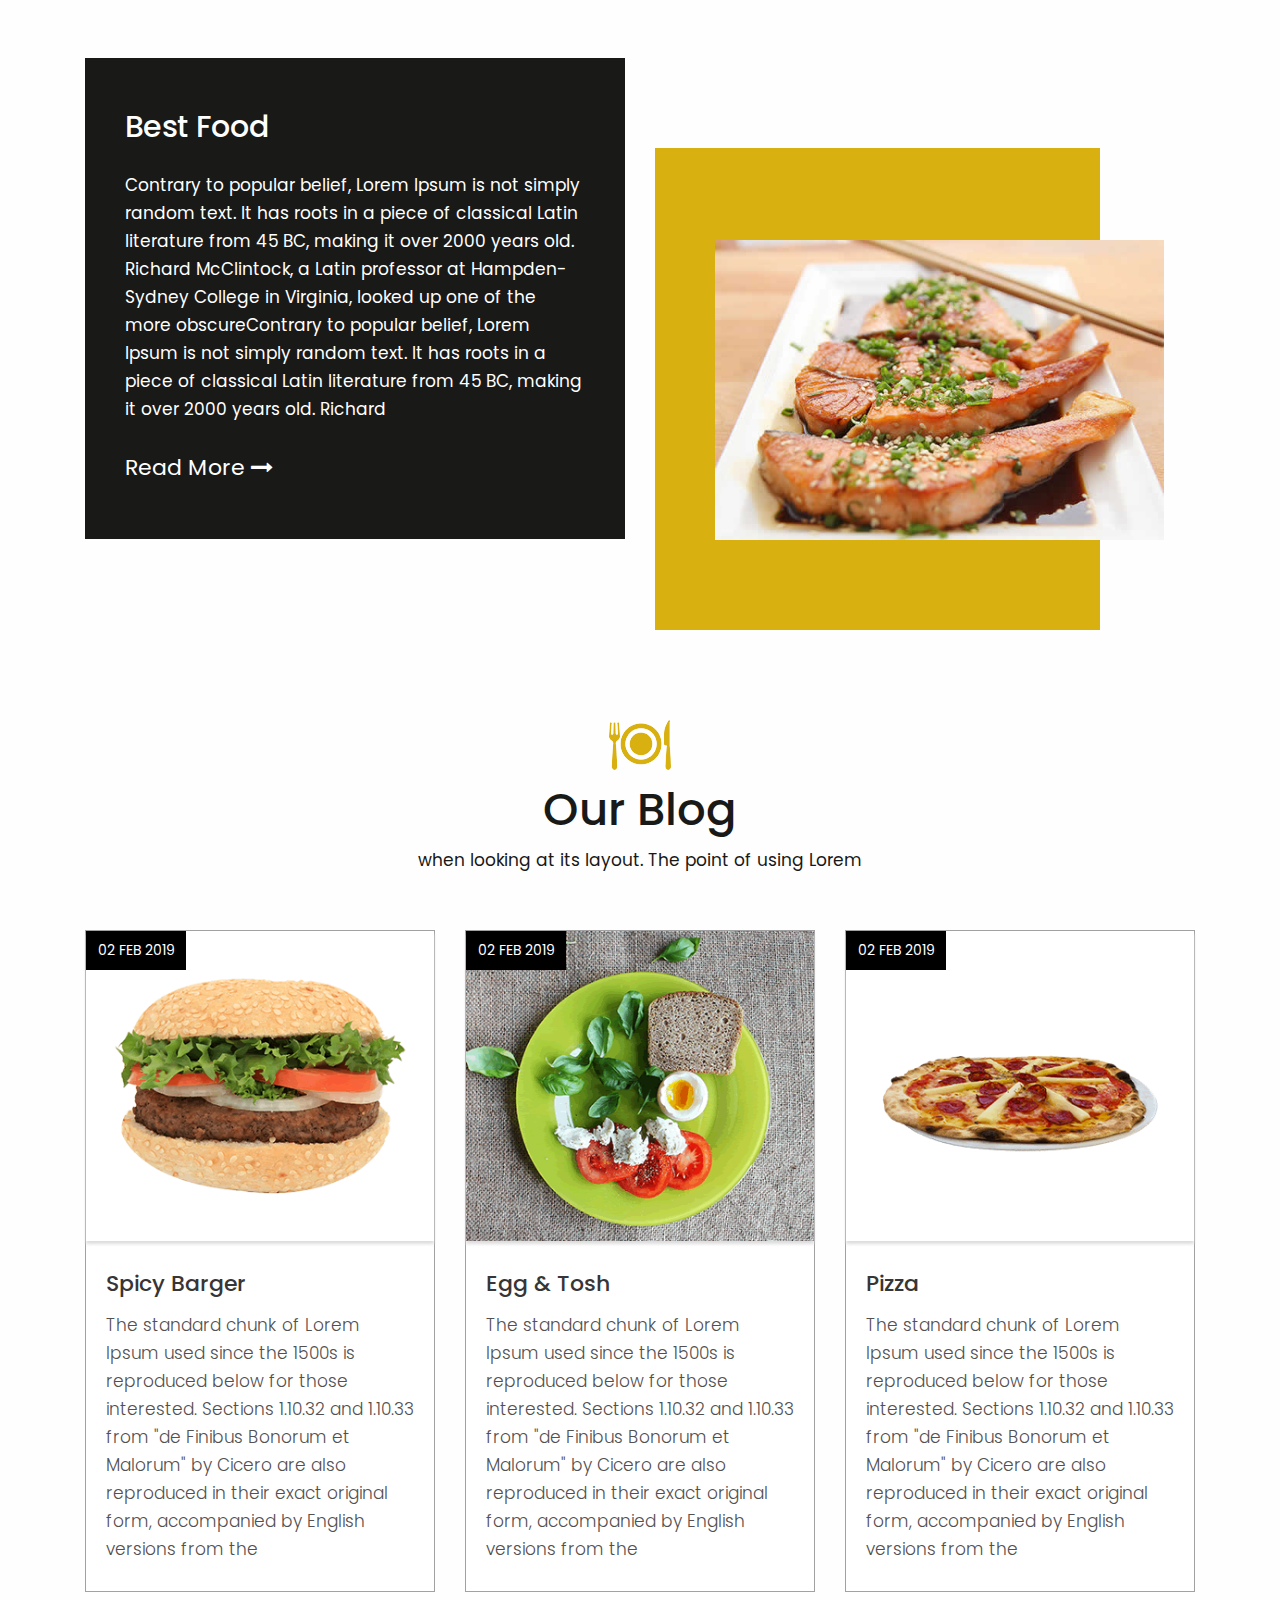
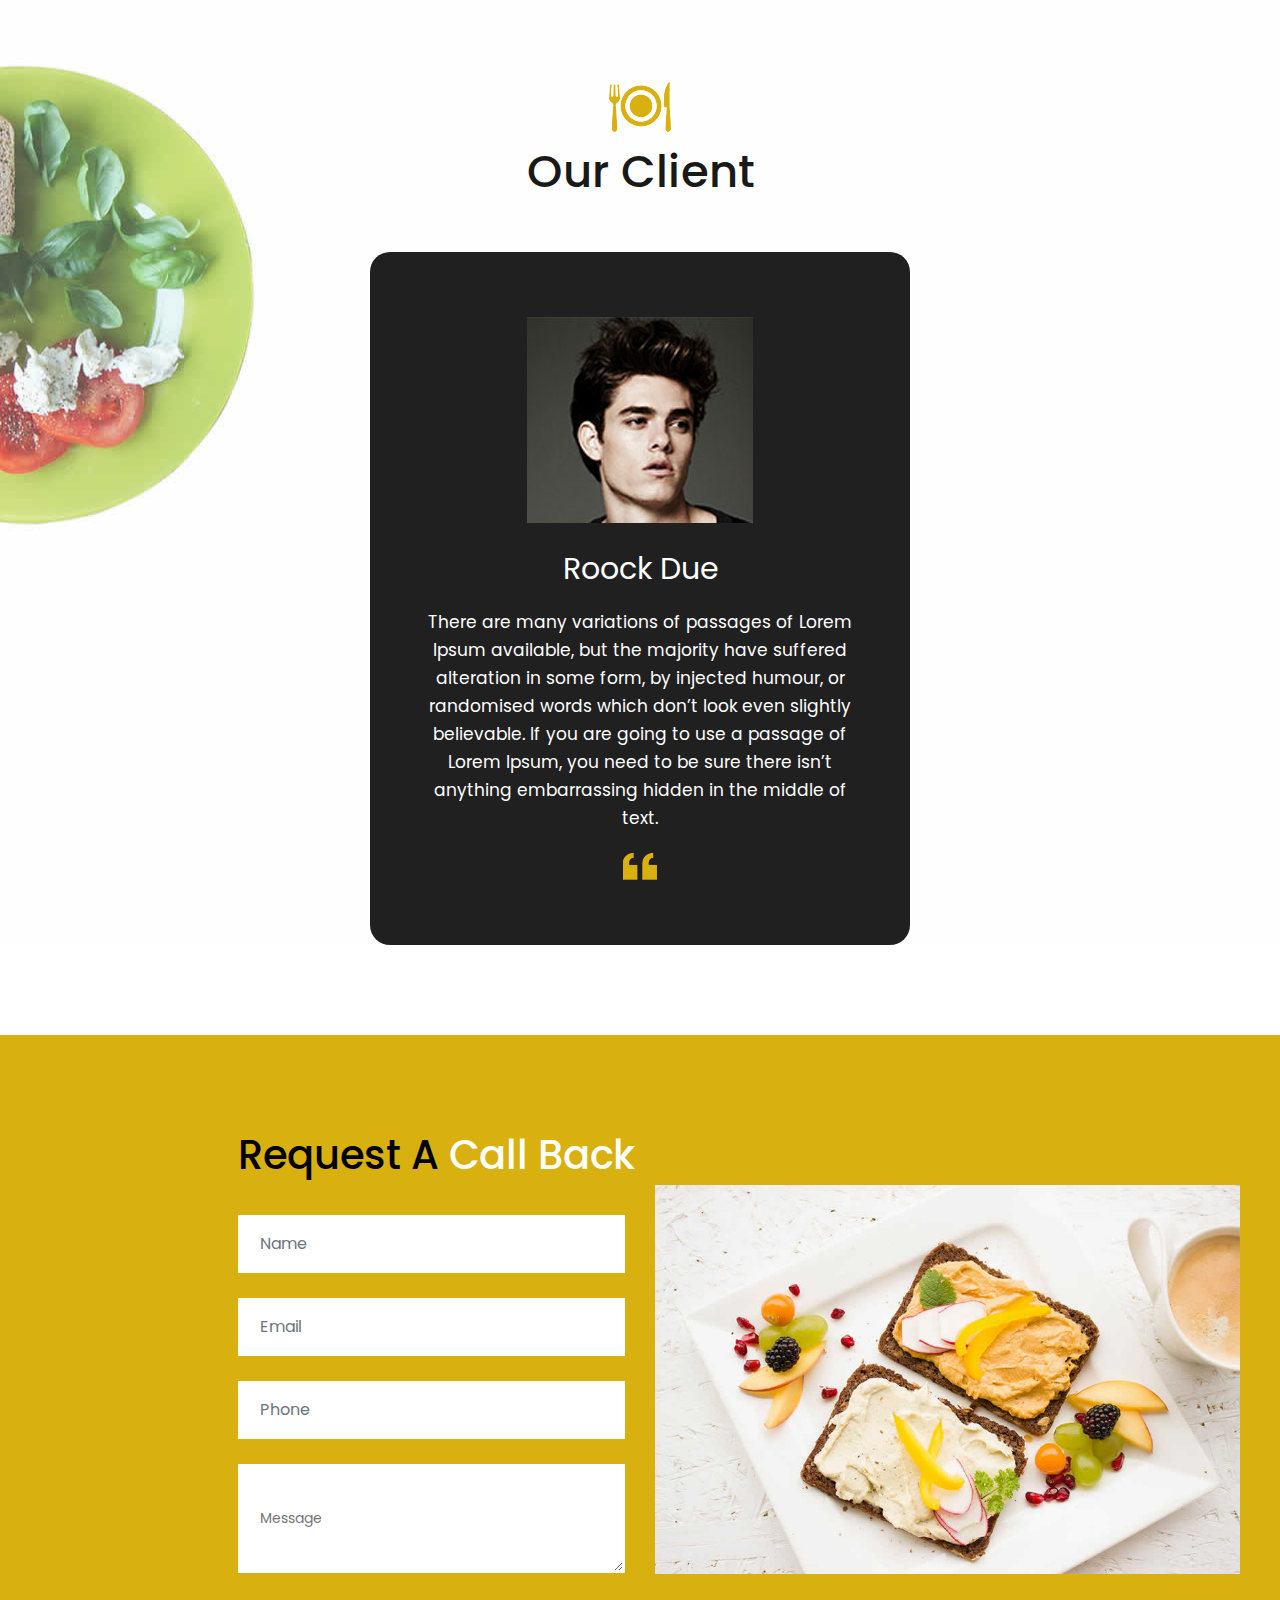
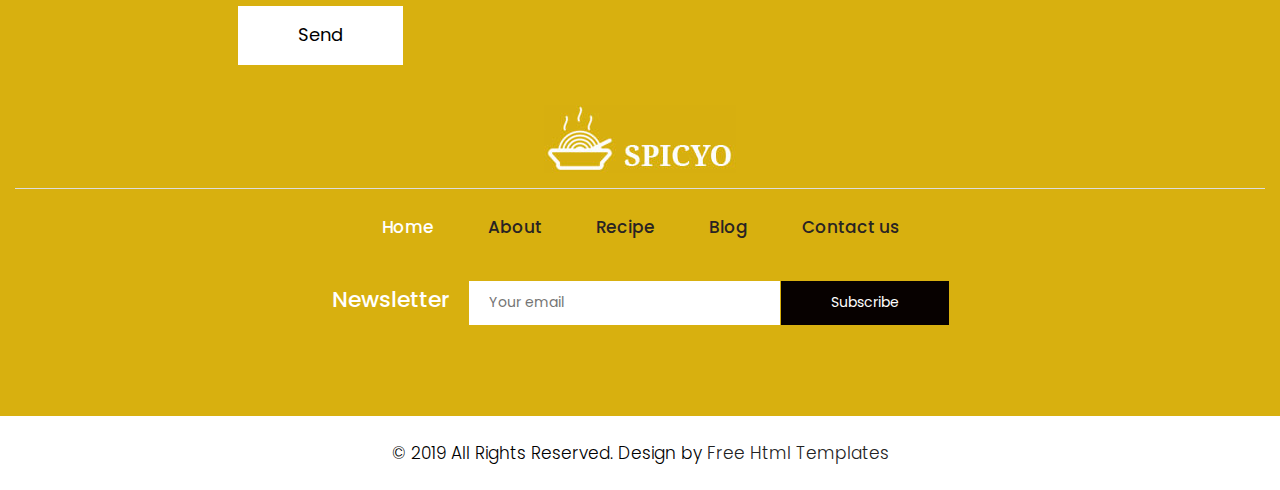
<file: YemekSiparisUygulamasi/spicyo/index.html>
<!DOCTYPE html>
<html lang="en">

<head>
    <!-- basic -->
    <meta charset="utf-8">
    <meta http-equiv="X-UA-Compatible" content="IE=edge">
    <!-- mobile metas -->
    <meta name="viewport" content="width=device-width, initial-scale=1">
    <meta name="viewport" content="initial-scale=1, maximum-scale=1">
    <!-- site metas -->
    <title>Spicyo</title>
    <meta name="keywords" content="">
    <meta name="description" content="">
    <meta name="author" content="">
    <!-- bootstrap css -->
    <link rel="stylesheet" href="css/bootstrap.min.css">
    <!-- owl css -->
    <link rel="stylesheet" href="css/owl.carousel.min.css">
    <!-- style css -->
    <link rel="stylesheet" href="css/style.css">
    <!-- responsive-->
    <link rel="stylesheet" href="css/responsive.css">
    <!-- awesome fontfamily -->
    <link rel="stylesheet" href="https://cdnjs.cloudflare.com/ajax/libs/font-awesome/4.7.0/css/font-awesome.min.css">
    <!--[if lt IE 9]>
      <script src="https://oss.maxcdn.com/html5shiv/3.7.3/html5shiv.min.js"></script>
      <script src="https://oss.maxcdn.com/respond/1.4.2/respond.min.js"></script><![endif]-->
</head>
<!-- body -->

<body class="main-layout">
    <!-- loader  -->
    <div class="loader_bg">
        <div class="loader"><img src="images/loading.gif" alt="" /></div>
    </div>

    <div class="wrapper">
    <!-- end loader -->

     <div class="sidebar">
            <!-- Sidebar  -->
            <nav id="sidebar">

                <div id="dismiss">
                    <i class="fa fa-arrow-left"></i>
                </div>

                <ul class="list-unstyled components">

                    <li class="active">
                        <a href="index.html">Home</a>
                    </li>
                    <li>
                        <a href="about.html">About</a>
                    </li>
                    <li>
                        <a href="recipe.html">Recipe</a>
                    </li>
                    <li>
                        <a href="blog.html">Blog</a>
                    </li>
                    <li>
                        <a href="contact.html">Contact Us</a>
                    </li>
                </ul>

            </nav>
        </div>

    <div id="content">
    <!-- header -->
    <header>
        <div class="container-fluid">
            <div class="row">
                <div class="col-md-3">
                    <div class="full">
                        <a class="logo" href="index.html"><img src="images/logo.png" alt="#" /></a>
                    </div>
                </div>
                <div class="col-md-9">
                    <div class="full">
                        <div class="right_header_info">
                            <ul>
                                <li class="dinone">Contact Us : <img style="margin-right: 15px;margin-left: 15px;" src="images/phone_icon.png" alt="#"><a href="#">987-654-3210</a></li>
                                <li class="dinone"><img style="margin-right: 15px;" src="images/mail_icon.png" alt="#"><a href="#">demo@gmail.com</a></li>
                                <li class="dinone"><img style="margin-right: 15px;height: 21px;position: relative;top: -2px;" src="images/location_icon.png" alt="#"><a href="#">104 New york , USA</a></li>
                                <li class="button_user"><a class="button active" href="#">Login</a><a class="button" href="#">Register</a></li>
                                <li><img style="margin-right: 15px;" src="images/search_icon.png" alt="#"></li>
                                <li>
                                    <button type="button" id="sidebarCollapse">
                                        <img src="images/menu_icon.png" alt="#">
                                    </button>
                                </li>
                            </ul>
                        </div>
                    </div>
                </div>
            </div>
        </div>
    </header>
    <!-- end header -->
    <!-- start slider section -->
    <div class="slider_section">
        <div class="container">
            <div class="row">
                <div class="col-md-12">
                    <div class="full">
                        <div id="main_slider" class="carousel vert slide" data-ride="carousel" data-interval="5000">
                            <div class="carousel-inner">
                                <div class="carousel-item active">
                                    <div class="row">
                                        <div class="col-md-5">
                                            <div class="slider_cont">
                                                <h3>Discover Restaurants<br>That deliver near You</h3>
                                                <p>It is a long established fact that a reader will be distracted by the readable content of a page when looking at its layout.</p>
                                                <a class="main_bt_border" href="#">Order Now</a>
                                            </div>
                                        </div>
                                        <div class="col-md-7">
                                            <div class="slider_image full text_align_center">
                                                <img class="img-responsive" src="images/burger_slide.png" alt="#" />
                                            </div>
                                        </div>
                                    </div>
                                </div>
                                <div class="carousel-item">
                                    <div class="row">
                                        <div class="col-md-5">
                                            <div class="slider_cont">
                                                <h3>Discover Restaurants<br>That deliver near You</h3>
                                                <p>It is a long established fact that a reader will be distracted by the readable content of a page when looking at its layout.</p>
                                                <a class="main_bt_border" href="#">Order Now</a>
                                            </div>
                                        </div>
                                        <div class="col-md-7 full text_align_center">
                                            <div class="slider_image">
                                                <img class="img-responsive" src="images/burger_slide.png" alt="#" />
                                            </div>
                                        </div>
                                    </div>
                                </div>
                            </div>
                            <a class="carousel-control-prev" href="#main_slider" role="button" data-slide="prev">
                                <i class="fa fa-angle-up"></i>
                            </a>
                            <a class="carousel-control-next" href="#main_slider" role="button" data-slide="next">
                                <i class="fa fa-angle-down"></i>
                            </a>
                        </div>
                    </div>
                </div>
            </div>
        </div>
    </div>
    <!-- end slider section -->






 






    <!-- section -->
    <section class="resip_section">
        <div class="container">
            <div class="row">
         <div class="col-md-12">
       <div class="ourheading">
    <h2>Our Recipes</h2>
  </div>
</div>    
<div class="container">
    <div class="row">
        <div class="col-md-12">
            <div class="owl-carousel owl-theme">

                <div class="item">
                    <div class="product_blog_img">
                        <img src="images/rs1.png" alt="#" />
                    </div>
                    <div class="product_blog_cont">
                        <h3>Homemade</h3>
                        <h4><span class="theme_color">$</span>10</h4>
                    </div>
                </div>
                <div class="item">
                    <div class="product_blog_img">
                        <img src="images/rs2.png" alt="#" />
                    </div>
                    <div class="product_blog_cont">
                        <h3>Noodles</h3>
                        <h4><span class="theme_color">$</span>20</h4>
                    </div>
                </div>
                <div class="item">
                    <div class="product_blog_img">
                        <img src="images/rs3.png" alt="#" />
                    </div>
                    <div class="product_blog_cont">
                        <h3>Egg</h3>
                        <h4><span class="theme_color">$</span>30</h4>
                    </div>
                </div>
                <div class="item">
                    <div class="product_blog_img">
                        <img src="images/rs4.png" alt="#" />
                    </div>
                    <div class="product_blog_cont">
                        <h3>Sushi Dizzy</h3>
                        <h4><span class="theme_color">$</span>40</h4>
                    </div>
                </div>
                <div class="item">
                    <div class="product_blog_img">
                        <img src="images/rs5.png" alt="#" />
                    </div>
                    <div class="product_blog_cont">
                        <h3>The Coffee Break</h3>
                        <h4><span class="theme_color">$</span>50</h4>
                    </div>
                </div>
                <div class="item">
                    <div class="product_blog_img">
                        <img src="images/rs1.png" alt="#" />
                    </div>
                    <div class="product_blog_cont">
                        <h3>Homemade</h3>
                        <h4><span class="theme_color">$</span>10</h4>
                    </div>
                </div>
                <div class="item">
                    <div class="product_blog_img">
                        <img src="images/rs2.png" alt="#" />
                    </div>
                    <div class="product_blog_cont">
                        <h3>Noodles</h3>
                        <h4><span class="theme_color">$</span>20</h4>
                    </div>
                </div>
                <div class="item">
                    <div class="product_blog_img">
                        <img src="images/rs3.png" alt="#" />
                    </div>
                    <div class="product_blog_cont">
                        <h3>Egg</h3>
                        <h4><span class="theme_color">$</span>30</h4>
                    </div>
                </div>
                <div class="item">
                    <div class="product_blog_img">
                        <img src="images/rs4.png" alt="#" />
                    </div>
                    <div class="product_blog_cont">
                        <h3>Sushi Dizzy</h3>
                        <h4><span class="theme_color">$</span>40</h4>
                    </div>
                </div>
                <div class="item">
                    <div class="product_blog_img">
                        <img src="images/rs5.png" alt="#" />
                    </div>
                    <div class="product_blog_cont">
                        <h3>The Coffee Break</h3>
                        <h4><span class="theme_color">$</span>50</h4>
                    </div>
                </div>

            </div>
        </div>
    </div>
</div>
</div>
</div>
</section>
<div class="bg_bg">
<!-- about -->
<div class="about">
    <div class="container">
      <div class="row">
         <div class="col-md-12">
             <div class="title">
                <i><img src="images/title.png" alt="#"/></i>
                <h2>About Our Food & Restaurant</h2>
                <span>It is a long established fact that a reader will be distracted by the readable content of a
                   <br> page when looking at its layout. The point of using Lorem
                </span>
             </div>
          </div>
       </div>
       <div class="row">
         <div class="col-xl-6 col-lg-6 col-md-12 col-sm-12">
             <div class="about_box">
                 <h3>Best Food</h3>
                 <p>Contrary to popular belief, Lorem Ipsum is not simply random text. It has roots in a piece of classical Latin literature from 45 BC, making it over 2000 years old. Richard McClintock, a Latin professor at Hampden-Sydney College in Virginia, looked up one of the more obscureContrary to popular belief, Lorem Ipsum is not simply random text. It has roots in a piece of classical Latin literature from 45 BC, making it over 2000 years old. Richard </p>
                 <a href="#">Read More <i class="fa fa-long-arrow-right" aria-hidden="true"></i></a>
             </div>
         </div>
          <div class="col-xl-5 col-lg-5 col-md-10 col-sm-12 about_img_boxpdnt">
             <div class="about_img">
                 <figure><img src="images/about-img.jpg" alt="#/"></figure>
             </div>
         </div>      
       </div> 
    </div>
</div>
<!-- end about -->

<!-- blog -->
<div class="blog">
  <div class="container">
    <div class="row">
      <div class="col-md-12">
        <div class="title">
          <i><img src="images/title.png" alt="#"/></i>
          <h2>Our Blog</h2>
          <span>when looking at its layout. The point of using Lorem</span>
        </div>
      </div>
    </div>
    <div class="row">
      <div class="col-xl-4 col-lg-4 col-md-4 col-sm-12 mar_bottom">
        <div class="blog_box">
          <div class="blog_img_box">
            <figure><img src="images/blog_img1.png" alt="#"/>
             <span>02 FEB 2019</span>
            </figure>
          </div>
          <h3>Spicy Barger</h3>
          <p>The standard chunk of Lorem Ipsum used since the 1500s is reproduced below for those interested. Sections 1.10.32 and 1.10.33 from "de Finibus Bonorum et Malorum" by Cicero are also reproduced in their exact original form, accompanied by English versions from the </p>
        </div>
      </div>
       <div class="col-xl-4 col-lg-4 col-md-4 col-sm-12 mar_bottom">
        <div class="blog_box">
          <div class="blog_img_box">
            <figure><img src="images/blog_img2.png" alt="#"/>
             <span>02 FEB 2019</span>
            </figure>
          </div>
          <h3>Egg & Tosh</h3>
          <p>The standard chunk of Lorem Ipsum used since the 1500s is reproduced below for those interested. Sections 1.10.32 and 1.10.33 from "de Finibus Bonorum et Malorum" by Cicero are also reproduced in their exact original form, accompanied by English versions from the </p>
        </div>
      </div>
       <div class="col-xl-4 col-lg-4 col-md-4 col-sm-12">
        <div class="blog_box">
          <div class="blog_img_box">
            <figure><img src="images/blog_img3.png" alt="#"/>
             <span>02 FEB 2019</span>
            </figure>
          </div>
          <h3>Pizza</h3>
          <p>The standard chunk of Lorem Ipsum used since the 1500s is reproduced below for those interested. Sections 1.10.32 and 1.10.33 from "de Finibus Bonorum et Malorum" by Cicero are also reproduced in their exact original form, accompanied by English versions from the </p>
        </div>
      </div>
    </div>
  </div>
</div>
<!-- end blog -->

<!-- Our Client -->
<div class="Client">
  <div class="container">
    <div class="row">
      <div class="col-md-12">
        <div class="title">
          <i><img src="images/title.png" alt="#"/></i>
          <h2>Our Client</h2>
        </div>
      </div>
    </div>
    <div class="row">
      <div class="col-md-6 offset-md-3">
         <div class="Client_box">
           <img src="images/client.jpg" alt="#"/>
           <h3>Roock Due</h3>
           <p>There are many variations of passages of Lorem Ipsum available, but the majority have suffered alteration in some form, by injected humour, or randomised words which don’t look even slightly believable. If you are going to use a passage of Lorem Ipsum, you need to be sure there isn’t anything embarrassing hidden in the middle of text.</p>
           <i><img src="images/client_icon.png" alt="#"/></i>
         </div>
      </div>
    </div>
  </div>
</div>  
<!-- end Our Client -->
</div>
    <!-- footer -->
    <fooetr>
        <div class="footer">
            <div class="container-fluid">
                <div class="row">
                  <div class=" col-md-12">
                    <h2>Request  A<strong class="white"> Call  Back</strong></h2>
                  </div>
                    <div class="col-xl-6 col-lg-6 col-md-6 col-sm-12">
                      
                        <form class="main_form">
                            <div class="row">
                             
                                <div class="col-xl-12 col-lg-12 col-md-12 col-sm-12">
                                    <input class="form-control" placeholder="Name" type="text" name="Name">
                                </div>
                                <div class="col-xl-12 col-lg-12 col-md-12 col-sm-12">
                                    <input class="form-control" placeholder="Email" type="text" name="Email">
                                </div>
                                <div class="col-xl-12 col-lg-12 col-md-12 col-sm-12">
                                    <input class="form-control" placeholder="Phone" type="text" name="Phone">
                                </div>
                                <div class="col-xl-12 col-lg-12 col-md-12 col-sm-12">
                                    <textarea class="textarea" placeholder="Message" type="text" name="Message"></textarea>
                                </div>
                                <div class="col-xl-12 col-lg-12 col-md-12 col-sm-12">
                                    <button class="send">Send</button>
                                </div>
                            </div>
                        </form>
                    </div>
                    <div class="col-xl-6 col-lg-6 col-md-6 col-sm-12">
                        <div class="img-box">
                            <figure><img src="images/img.jpg" alt="img" /></figure>
                        </div>
                    </div>
                </div>
                <div class="row">
                    <div class="col-md-12">
                        <div class="footer_logo">
                          <a href="index.html"><img src="images/logo1.jpg" alt="logo" /></a>
                        </div>
                    </div>
                    <div class="col-md-12">
                        <ul class="lik">
                            <li class="active"> <a href="index.html">Home</a></li>
                            <li> <a href="about.html">About</a></li>
                            <li> <a href="recipe.html">Recipe</a></li>
                            <li> <a href="blog.html">Blog</a></li>
                            <li> <a href="contact.html">Contact us</a></li>
                        </ul>
                    </div>
                    <div class="col-md-12">
                        <div class="new">
                            <h3>Newsletter</h3>
                            <form class="newtetter">
                                <input class="tetter" placeholder="Your email" type="text" name="Your email">
                                <button class="submit">Subscribe</button>
                            </form>
                        </div>
                    </div>
                </div>
            </div>
            <div class="copyright">
                <div class="container">
                    <p>© 2019 All Rights Reserved. Design by<a href="https://html.design/"> Free Html Templates</a></p>
                </div>
            </div>
        </div>
    </fooetr>
    <!-- end footer -->

    </div>
    </div>
    <div class="overlay"></div>
    <!-- Javascript files-->
    <script src="js/jquery.min.js"></script>
    <script src="js/popper.min.js"></script>
    <script src="js/bootstrap.bundle.min.js"></script>
    <script src="js/owl.carousel.min.js"></script>
    <script src="js/custom.js"></script>
     <script src="js/jquery.mCustomScrollbar.concat.min.js"></script>
    
     <script src="js/jquery-3.0.0.min.js"></script>
   <script type="text/javascript">
        $(document).ready(function() {
            $("#sidebar").mCustomScrollbar({
                theme: "minimal"
            });

            $('#dismiss, .overlay').on('click', function() {
                $('#sidebar').removeClass('active');
                $('.overlay').removeClass('active');
            });

            $('#sidebarCollapse').on('click', function() {
                $('#sidebar').addClass('active');
                $('.overlay').addClass('active');
                $('.collapse.in').toggleClass('in');
                $('a[aria-expanded=true]').attr('aria-expanded', 'false');
            });
        });
    </script>

    <style>
    #owl-demo .item{
        margin: 3px;
    }
    #owl-demo .item img{
        display: block;
        width: 100%;
        height: auto;
    }
    </style>

     
      <script>
         $(document).ready(function() {
           var owl = $('.owl-carousel');
           owl.owlCarousel({
             margin: 10,
             nav: true,
             loop: true,
             responsive: {
               0: {
                 items: 1
               },
               600: {
                 items: 2
               },
               1000: {
                 items: 5
               }
             }
           })
         })
      </script>

</body>

</html>
</file>
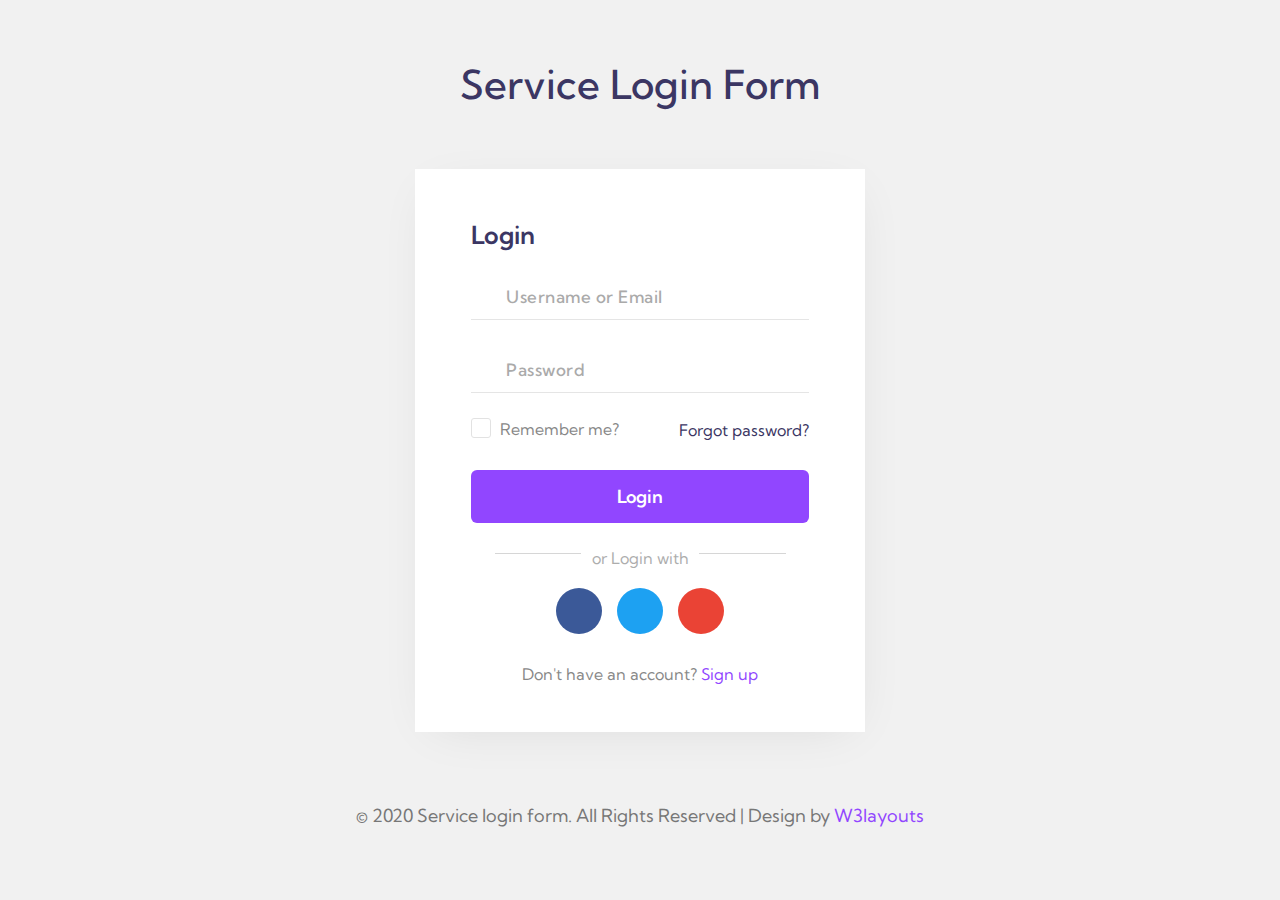
<file: YemekSiparisUygulamasi/starter/index.html>
<!--
Author: W3layouts
Author URL: http://w3layouts.com
-->
<!DOCTYPE html>
<html lang="zxx">

<head>
    <title>Service login form Responsive Widget Template : W3Layouts</title>

    <!-- Meta tags -->
    <meta charset="UTF-8">
    <meta name="viewport" content="width=device-width, initial-scale=1.0">
    <meta http-equiv="X-UA-Compatible" content="ie=edge">

    <!-- Google fonts -->
    <link href="//fonts.googleapis.com/css2?family=Kumbh+Sans:wght@300;400;700&display=swap" rel="stylesheet">

    <!-- CSS Stylesheet -->
    <link rel="stylesheet" href="css/style.css" type="text/css" media="all" />

</head>

<body>
    <div class="signinform">
        <h1>Service Login Form</h1>
        <!-- container -->
        <div class="container">
            <!-- main content -->
            <div class="w3l-form-info">
                <div class="w3_info">
                    <h2>Login</h2>
                    <form action="#" method="post">
                        <div class="input-group">
                            <span><i class="fas fa-user" aria-hidden="true"></i></span>
                            <input type="email" placeholder="Username or Email" required="">
                        </div>
                        <div class="input-group">
                            <span><i class="fas fa-key" aria-hidden="true"></i></span>
                            <input type="Password" placeholder="Password" required="">
                        </div>
                        <div class="form-row bottom">
                            <div class="form-check">
                                <input type="checkbox" id="remenber" name="remenber" value="remenber">
                                <label for="remenber"> Remember me?</label>
                            </div>
                            <a href="#url" class="forgot">Forgot password?</a>
                        </div>
                        <button class="btn btn-primary btn-block" type="submit">Login</button>
                    </form>
                    <p class="continue"><span>or Login with</span></p>
                    <div class="social-login">
                        <a href="#facebook">
                            <div class="facebook">
                                <span class="fab fa-facebook-f" aria-hidden="true"></span>

                            </div>
                        </a>
                        <a href="#twitter">
                            <div class="twitter">
                                <span class="fab fa-twitter" aria-hidden="true"></span>
                            </div>
                        </a>
                        <a href="#google">
                            <div class="google">
                                <span class="fab fa-google" aria-hidden="true"></span>
                            </div>
                        </a>
                    </div>
                    <p class="account">Don't have an account? <a href="#signup">Sign up</a></p>
                </div>
            </div>
            <!-- //main content -->
        </div>
        <!-- //container -->
        <!-- footer -->
        <div class="footer">
            <p>&copy; 2020 Service login form. All Rights Reserved | Design by <a href="https://w3layouts.com/"
                    target="blank">W3layouts</a></p>
        </div>
        <!-- footer -->
    </div>

    <!-- fontawesome v5-->
    <script src="js/fontawesome.js"></script>

</body>

</html>
</file>
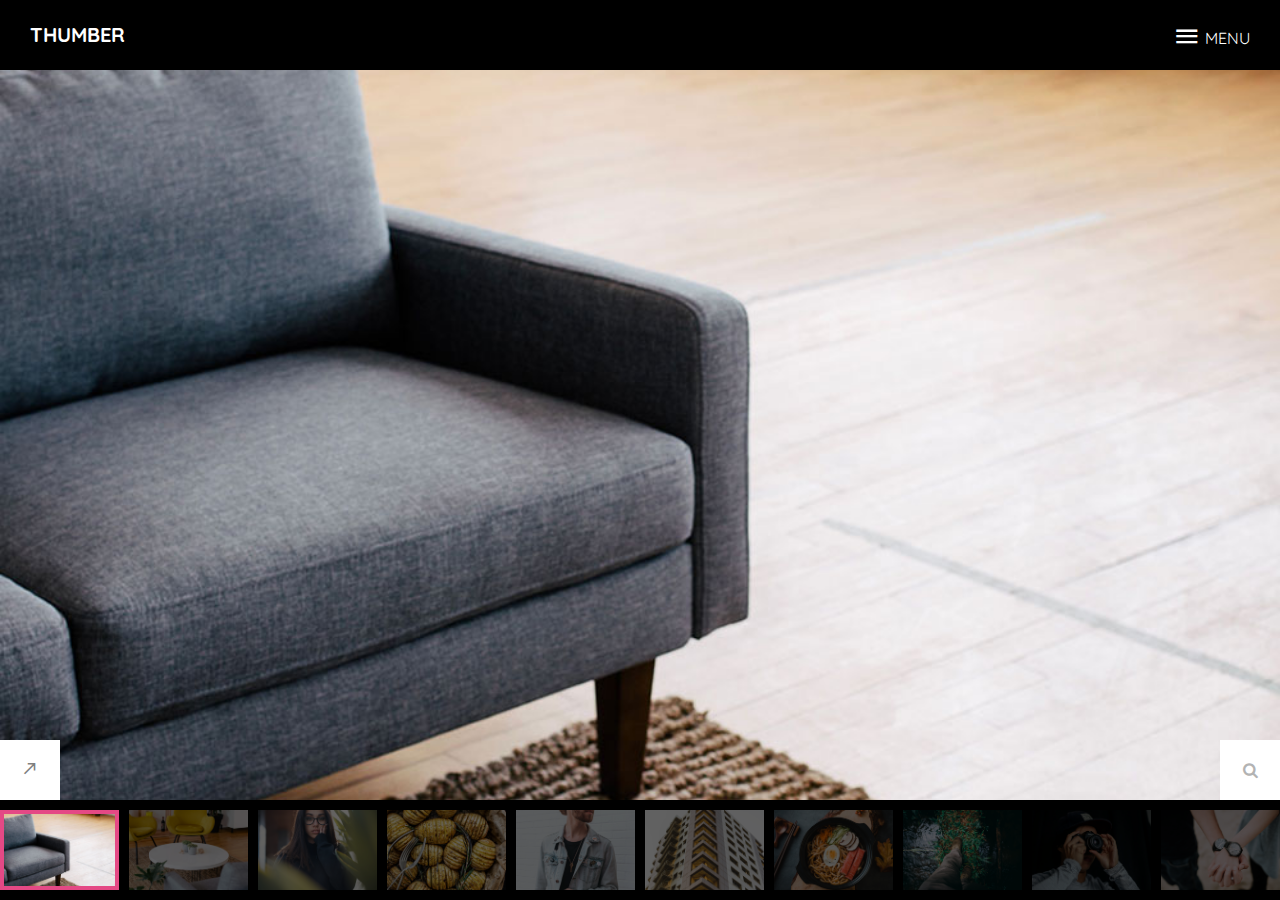
<file: YemekSiparisUygulamasi/thumber/index.html>
<!DOCTYPE html>
<html lang="en">
  <head>
    <title>Thumber &mdash; Colorlib Website Template</title>
    <meta charset="utf-8">
    <meta name="viewport" content="width=device-width, initial-scale=1, shrink-to-fit=no">

    <link href="https://fonts.googleapis.com/css?family=Quicksand:300,400,500,700,900" rel="stylesheet">
    <link rel="stylesheet" href="fonts/icomoon/style.css">

    <link rel="stylesheet" href="css/bootstrap.min.css">
    <link rel="stylesheet" href="css/magnific-popup.css">
    <link rel="stylesheet" href="css/jquery-ui.css">
    <link rel="stylesheet" href="css/owl.carousel.min.css">
    <link rel="stylesheet" href="css/owl.theme.default.min.css">

    <link rel="stylesheet" href="css/bootstrap-datepicker.css">

    <link rel="stylesheet" href="fonts/flaticon/font/flaticon.css">

    <link rel="stylesheet" href="css/aos.css">
    <link rel="stylesheet" href="css/jquery.scrollbar.css">
    <link rel="stylesheet" href="css/fancybox.min.css">
    <link rel="stylesheet" href="css/swiper.min.css">

    <link rel="stylesheet" href="css/style.css">
    
  </head>
  <body>
  

  <div class="site-wrap">

  <div class="site-mobile-menu">
    <div class="site-mobile-menu-header">
      <div class="site-mobile-menu-close mt-3">
        <span class="icon-close2 js-menu-toggle"></span>
      </div>
    </div>
    <div class="site-mobile-menu-body"></div>
  </div>

  <header class="header-bar d-flex d-lg-flex align-items-center" data-aos="fade-down">
    <div class="site-logo">
      <a href="index.html">Thumber</a>
    </div>
    
    <div class="d-inline-block d-xl-block ml-md-0 ml-auto py-3" style="position: relative; top: 3px;"><a href="#" class="site-menu-toggle js-menu-toggle text-white"><span class="icon-menu h3"></span> <span style="position: relative;top: -4px; text-transform: uppercase;">Menu</span></a></div>

    <div class="main-menu d-none">
      <ul class="js-clone-nav">
        <li class="active"><a href="index.html">Home</a></li>
        <li><a href="photos.html">Photos</a></li>
        <li><a href="bio.html">About Me</a></li>
        <li><a href="contact.html">Contact</a></li>
      </ul>
      <ul class="social js-clone-nav">
        <li><a href="#"><span class="icon-facebook"></span></a></li>
        <li><a href="#"><span class="icon-twitter"></span></a></li>
        <li><a href="#"><span class="icon-instagram"></span></a></li>
      </ul>
    </div>
  </header> 
  

  <div class="swiper-container gallery-top">
<div class="swiper-wrapper">
<div class="swiper-slide cover" style="background-image: url('images/img_1.jpg');">
  <a href="images/img_1.jpg" data-fancybox="gallery" class="zoom"><span class="icon-search"></span></a>
  <div class="img-info">
    <span class="btn-toggle-expand"><span class="icon-call_made"></span></span>
    <div class="img-info-content">
      <h2>Image Title Here</h2>
      <div class="scrollbar-inner style-scrollbar-sm js-scrollbar-container">
        <p class="mb-0">Lorem ipsum dolor sit amet, consectetur adipisicing elit. Rerum, ipsam, illo dolorum laboriosam voluptatum laudantium. Lorem ipsum dolor sit amet, consectetur adipisicing elit. Aspernatur facilis architecto deserunt doloribus, nisi placeat quas ratione perferendis? Placeat aliquid assumenda, odio numquam vero eveniet fugit blanditiis dolorum laudantium voluptatibus!</p>
      </div>
    </div>
  </div>
</div>

<div class="swiper-slide cover" style="background-image: url('images/img_2.jpg');">
  <a href="images/img_2.jpg" data-fancybox="gallery" class="zoom"><span class="icon-search"></span></a>
  <div class="img-info">
    <span class="btn-toggle-expand"><span class="icon-call_made"></span></span>
    <div class="img-info-content">
      <h2>Image Title Here 2</h2>
      <p class="mb-0">Lorem ipsum dolor sit amet, consectetur adipisicing elit. Rerum, ipsam, illo dolorum laboriosam voluptatum laudantium.</p>
    </div>
  </div>
</div>

<div class="swiper-slide cover" style="background-image: url('images/img_3.jpg');">
  <a href="images/img_3.jpg" data-fancybox="gallery" class="zoom"><span class="icon-search"></span></a>
  <div class="img-info">
    <span class="btn-toggle-expand"><span class="icon-call_made"></span></span>
    <div class="img-info-content">
      <h2>Image Title Here 3</h2>
      <p class="mb-0">Lorem ipsum dolor sit amet, consectetur adipisicing elit. Rerum, ipsam, illo dolorum laboriosam voluptatum laudantium.</p>
    </div>
  </div>
</div>

<div class="swiper-slide cover" style="background-image: url('images/img_4.jpg');">
  <a href="images/img_4.jpg" data-fancybox="gallery" class="zoom"><span class="icon-search"></span></a>
  <div class="img-info">
    <span class="btn-toggle-expand"><span class="icon-call_made"></span></span>
    <div class="img-info-content">
      <h2>Image Title Here 4</h2>
      <p class="mb-0">Lorem ipsum dolor sit amet, consectetur adipisicing elit. Rerum, ipsam, illo dolorum laboriosam voluptatum laudantium.</p>
    </div>
  </div>
</div>

<div class="swiper-slide cover" style="background-image: url('images/img_5.jpg');">
  <a href="images/img_5.jpg" data-fancybox="gallery" class="zoom"><span class="icon-search"></span></a>
  <div class="img-info">
    <span class="btn-toggle-expand"><span class="icon-call_made"></span></span>
    <div class="img-info-content">
      <h2>Image Title Here 5</h2>
      <p class="mb-0">Lorem ipsum dolor sit amet, consectetur adipisicing elit. Rerum, ipsam, illo dolorum laboriosam voluptatum laudantium.</p>
    </div>
  </div>
</div>

<div class="swiper-slide cover" style="background-image: url('images/img_6.jpg');">
  <a href="images/img_6.jpg" data-fancybox="gallery" class="zoom"><span class="icon-search"></span></a>
  <div class="img-info">
    <span class="btn-toggle-expand"><span class="icon-call_made"></span></span>
    <div class="img-info-content">
      <h2>Image Title Here 6</h2>
      <p class="mb-0">Lorem ipsum dolor sit amet, consectetur adipisicing elit. Rerum, ipsam, illo dolorum laboriosam voluptatum laudantium.</p>
    </div>
  </div>
</div>

<div class="swiper-slide cover" style="background-image: url('images/img_7.jpg');">
  <a href="images/img_7.jpg" data-fancybox="gallery" class="zoom"><span class="icon-search"></span></a>
  <div class="img-info">
    <span class="btn-toggle-expand"><span class="icon-call_made"></span></span>
    <div class="img-info-content">
      <h2>Image Title Here 7</h2>
      <p class="mb-0">Lorem ipsum dolor sit amet, consectetur adipisicing elit. Rerum, ipsam, illo dolorum laboriosam voluptatum laudantium.</p>
    </div>
  </div>
</div>

<div class="swiper-slide cover" style="background-image: url('images/img_8.jpg');">
  <a href="images/img_8.jpg" data-fancybox="gallery" class="zoom"><span class="icon-search"></span></a>
  <div class="img-info">
    <span class="btn-toggle-expand"><span class="icon-call_made"></span></span>
    <div class="img-info-content">
      <h2>Image Title Here 8</h2>
      <p class="mb-0">Lorem ipsum dolor sit amet, consectetur adipisicing elit. Rerum, ipsam, illo dolorum laboriosam voluptatum laudantium.</p>
    </div>
  </div>
</div>

<div class="swiper-slide cover" style="background-image: url('images/img_9.jpg');">
  <a href="images/img_9.jpg" data-fancybox="gallery" class="zoom"><span class="icon-search"></span></a>
  <div class="img-info">
    <span class="btn-toggle-expand"><span class="icon-call_made"></span></span>
    <div class="img-info-content">
      <h2>Image Title Here 9</h2>
      <p class="mb-0">Lorem ipsum dolor sit amet, consectetur adipisicing elit. Rerum, ipsam, illo dolorum laboriosam voluptatum laudantium.</p>
    </div>
  </div>
</div>

<div class="swiper-slide cover" style="background-image: url('images/img_10.jpg');">
  <a href="images/img_10.jpg" data-fancybox="gallery" class="zoom"><span class="icon-search"></span></a>
  <div class="img-info">
    <span class="btn-toggle-expand"><span class="icon-call_made"></span></span>
    <div class="img-info-content">
      <h2>Image Title Here 10</h2>
      <p class="mb-0">Lorem ipsum dolor sit amet, consectetur adipisicing elit. Rerum, ipsam, illo dolorum laboriosam voluptatum laudantium.</p>
    </div>
  </div>
</div>

<div class="swiper-slide cover" style="background-image: url('images/img_1.jpg');">
  <a href="images/img_1.jpg" data-fancybox="gallery" class="zoom"><span class="icon-search"></span></a>
  <div class="img-info">
    <span class="btn-toggle-expand"><span class="icon-call_made"></span></span>
    <div class="img-info-content">
      <h2>Image Title Here</h2>
      <div class="scrollbar-inner style-scrollbar-sm js-scrollbar-container">
        <p class="mb-0">Lorem ipsum dolor sit amet, consectetur adipisicing elit. Rerum, ipsam, illo dolorum laboriosam voluptatum laudantium. Lorem ipsum dolor sit amet, consectetur adipisicing elit. Aspernatur facilis architecto deserunt doloribus, nisi placeat quas ratione perferendis? Placeat aliquid assumenda, odio numquam vero eveniet fugit blanditiis dolorum laudantium voluptatibus!</p>
      </div>
    </div>
  </div>
</div>

<div class="swiper-slide cover" style="background-image: url('images/img_2.jpg');">
  <a href="images/img_2.jpg" data-fancybox="gallery" class="zoom"><span class="icon-search"></span></a>
  <div class="img-info">
    <span class="btn-toggle-expand"><span class="icon-call_made"></span></span>
    <div class="img-info-content">
      <h2>Image Title Here 2</h2>
      <p class="mb-0">Lorem ipsum dolor sit amet, consectetur adipisicing elit. Rerum, ipsam, illo dolorum laboriosam voluptatum laudantium.</p>
    </div>
  </div>
</div>

<div class="swiper-slide cover" style="background-image: url('images/img_3.jpg');">
  <a href="images/img_3.jpg" data-fancybox="gallery" class="zoom"><span class="icon-search"></span></a>
  <div class="img-info">
    <span class="btn-toggle-expand"><span class="icon-call_made"></span></span>
    <div class="img-info-content">
      <h2>Image Title Here 3</h2>
      <p class="mb-0">Lorem ipsum dolor sit amet, consectetur adipisicing elit. Rerum, ipsam, illo dolorum laboriosam voluptatum laudantium.</p>
    </div>
  </div>
</div>

<div class="swiper-slide cover" style="background-image: url('images/img_4.jpg');">
  <a href="images/img_4.jpg" data-fancybox="gallery" class="zoom"><span class="icon-search"></span></a>
  <div class="img-info">
    <span class="btn-toggle-expand"><span class="icon-call_made"></span></span>
    <div class="img-info-content">
      <h2>Image Title Here 4</h2>
      <p class="mb-0">Lorem ipsum dolor sit amet, consectetur adipisicing elit. Rerum, ipsam, illo dolorum laboriosam voluptatum laudantium.</p>
    </div>
  </div>
</div>

<div class="swiper-slide cover" style="background-image: url('images/img_5.jpg');">
  <a href="images/img_5.jpg" data-fancybox="gallery" class="zoom"><span class="icon-search"></span></a>
  <div class="img-info">
    <span class="btn-toggle-expand"><span class="icon-call_made"></span></span>
    <div class="img-info-content">
      <h2>Image Title Here 5</h2>
      <p class="mb-0">Lorem ipsum dolor sit amet, consectetur adipisicing elit. Rerum, ipsam, illo dolorum laboriosam voluptatum laudantium.</p>
    </div>
  </div>
</div>

<div class="swiper-slide cover" style="background-image: url('images/img_6.jpg');">
  <a href="images/img_6.jpg" data-fancybox="gallery" class="zoom"><span class="icon-search"></span></a>
  <div class="img-info">
    <span class="btn-toggle-expand"><span class="icon-call_made"></span></span>
    <div class="img-info-content">
      <h2>Image Title Here 6</h2>
      <p class="mb-0">Lorem ipsum dolor sit amet, consectetur adipisicing elit. Rerum, ipsam, illo dolorum laboriosam voluptatum laudantium.</p>
    </div>
  </div>
</div>

<div class="swiper-slide cover" style="background-image: url('images/img_7.jpg');">
  <a href="images/img_7.jpg" data-fancybox="gallery" class="zoom"><span class="icon-search"></span></a>
  <div class="img-info">
    <span class="btn-toggle-expand"><span class="icon-call_made"></span></span>
    <div class="img-info-content">
      <h2>Image Title Here 7</h2>
      <p class="mb-0">Lorem ipsum dolor sit amet, consectetur adipisicing elit. Rerum, ipsam, illo dolorum laboriosam voluptatum laudantium.</p>
    </div>
  </div>
</div>

<div class="swiper-slide cover" style="background-image: url('images/img_8.jpg');">
  <a href="images/img_8.jpg" data-fancybox="gallery" class="zoom"><span class="icon-search"></span></a>
  <div class="img-info">
    <span class="btn-toggle-expand"><span class="icon-call_made"></span></span>
    <div class="img-info-content">
      <h2>Image Title Here 8</h2>
      <p class="mb-0">Lorem ipsum dolor sit amet, consectetur adipisicing elit. Rerum, ipsam, illo dolorum laboriosam voluptatum laudantium.</p>
    </div>
  </div>
</div>

<div class="swiper-slide cover" style="background-image: url('images/img_9.jpg');">
  <a href="images/img_9.jpg" data-fancybox="gallery" class="zoom"><span class="icon-search"></span></a>
  <div class="img-info">
    <span class="btn-toggle-expand"><span class="icon-call_made"></span></span>
    <div class="img-info-content">
      <h2>Image Title Here 9</h2>
      <p class="mb-0">Lorem ipsum dolor sit amet, consectetur adipisicing elit. Rerum, ipsam, illo dolorum laboriosam voluptatum laudantium.</p>
    </div>
  </div>
</div>

<div class="swiper-slide cover" style="background-image: url('images/img_10.jpg');">
  <a href="images/img_10.jpg" data-fancybox="gallery" class="zoom"><span class="icon-search"></span></a>
  <div class="img-info">
    <span class="btn-toggle-expand"><span class="icon-call_made"></span></span>
    <div class="img-info-content">
      <h2>Image Title Here 10</h2>
      <p class="mb-0">Lorem ipsum dolor sit amet, consectetur adipisicing elit. Rerum, ipsam, illo dolorum laboriosam voluptatum laudantium.</p>
    </div>
  </div>
</div>

</div>

<div class="swiper-button-next swiper-button-white"></div>
<div class="swiper-button-prev swiper-button-white"></div>
</div>
<div class="swiper-container gallery-thumbs">
<div class="swiper-wrapper">
<div class="swiper-slide cover" style="background-image:url(images/img_1.jpg)"></div>
<div class="swiper-slide cover" style="background-image:url(images/img_2.jpg)"></div>
<div class="swiper-slide cover" style="background-image:url(images/img_3.jpg)"></div>
<div class="swiper-slide cover" style="background-image:url(images/img_4.jpg)"></div>
<div class="swiper-slide cover" style="background-image:url(images/img_5.jpg)"></div>
<div class="swiper-slide cover" style="background-image:url(images/img_6.jpg)"></div>
<div class="swiper-slide cover" style="background-image:url(images/img_7.jpg)"></div>
<div class="swiper-slide cover" style="background-image:url(images/img_8.jpg)"></div>
<div class="swiper-slide cover" style="background-image:url(images/img_9.jpg)"></div>
<div class="swiper-slide cover" style="background-image:url(images/img_10.jpg)"></div>
<div class="swiper-slide cover" style="background-image:url(images/img_1.jpg)"></div>
<div class="swiper-slide cover" style="background-image:url(images/img_2.jpg)"></div>
<div class="swiper-slide cover" style="background-image:url(images/img_3.jpg)"></div>
<div class="swiper-slide cover" style="background-image:url(images/img_4.jpg)"></div>
<div class="swiper-slide cover" style="background-image:url(images/img_5.jpg)"></div>
<div class="swiper-slide cover" style="background-image:url(images/img_6.jpg)"></div>
<div class="swiper-slide cover" style="background-image:url(images/img_7.jpg)"></div>
<div class="swiper-slide cover" style="background-image:url(images/img_8.jpg)"></div>
<div class="swiper-slide cover" style="background-image:url(images/img_9.jpg)"></div>
<div class="swiper-slide cover" style="background-image:url(images/img_10.jpg)"></div>
</div>
</div>

</div> <!-- .site-wrap -->

  <script src="js/jquery-3.3.1.min.js"></script>
  <script src="js/jquery-migrate-3.0.1.min.js"></script>
  <script src="js/jquery-ui.js"></script>
  <script src="js/popper.min.js"></script>
  <script src="js/bootstrap.min.js"></script>
  <script src="js/owl.carousel.min.js"></script>
  <!-- <script src="js/jquery.stellar.min.js"></script> -->
  <script src="js/jquery.countdown.min.js"></script>
  <script src="js/jquery.magnific-popup.min.js"></script>
  <script src="js/bootstrap-datepicker.min.js"></script>
  <script src="js/aos.js"></script>

  <script src="js/jquery.fancybox.min.js"></script>
  <script src="js/swiper.min.js"></script>
  <script src="js/jquery.scrollbar.js"></script>
  <script src="js/main.js"></script>

  
    
  </body>
</html>
</file>
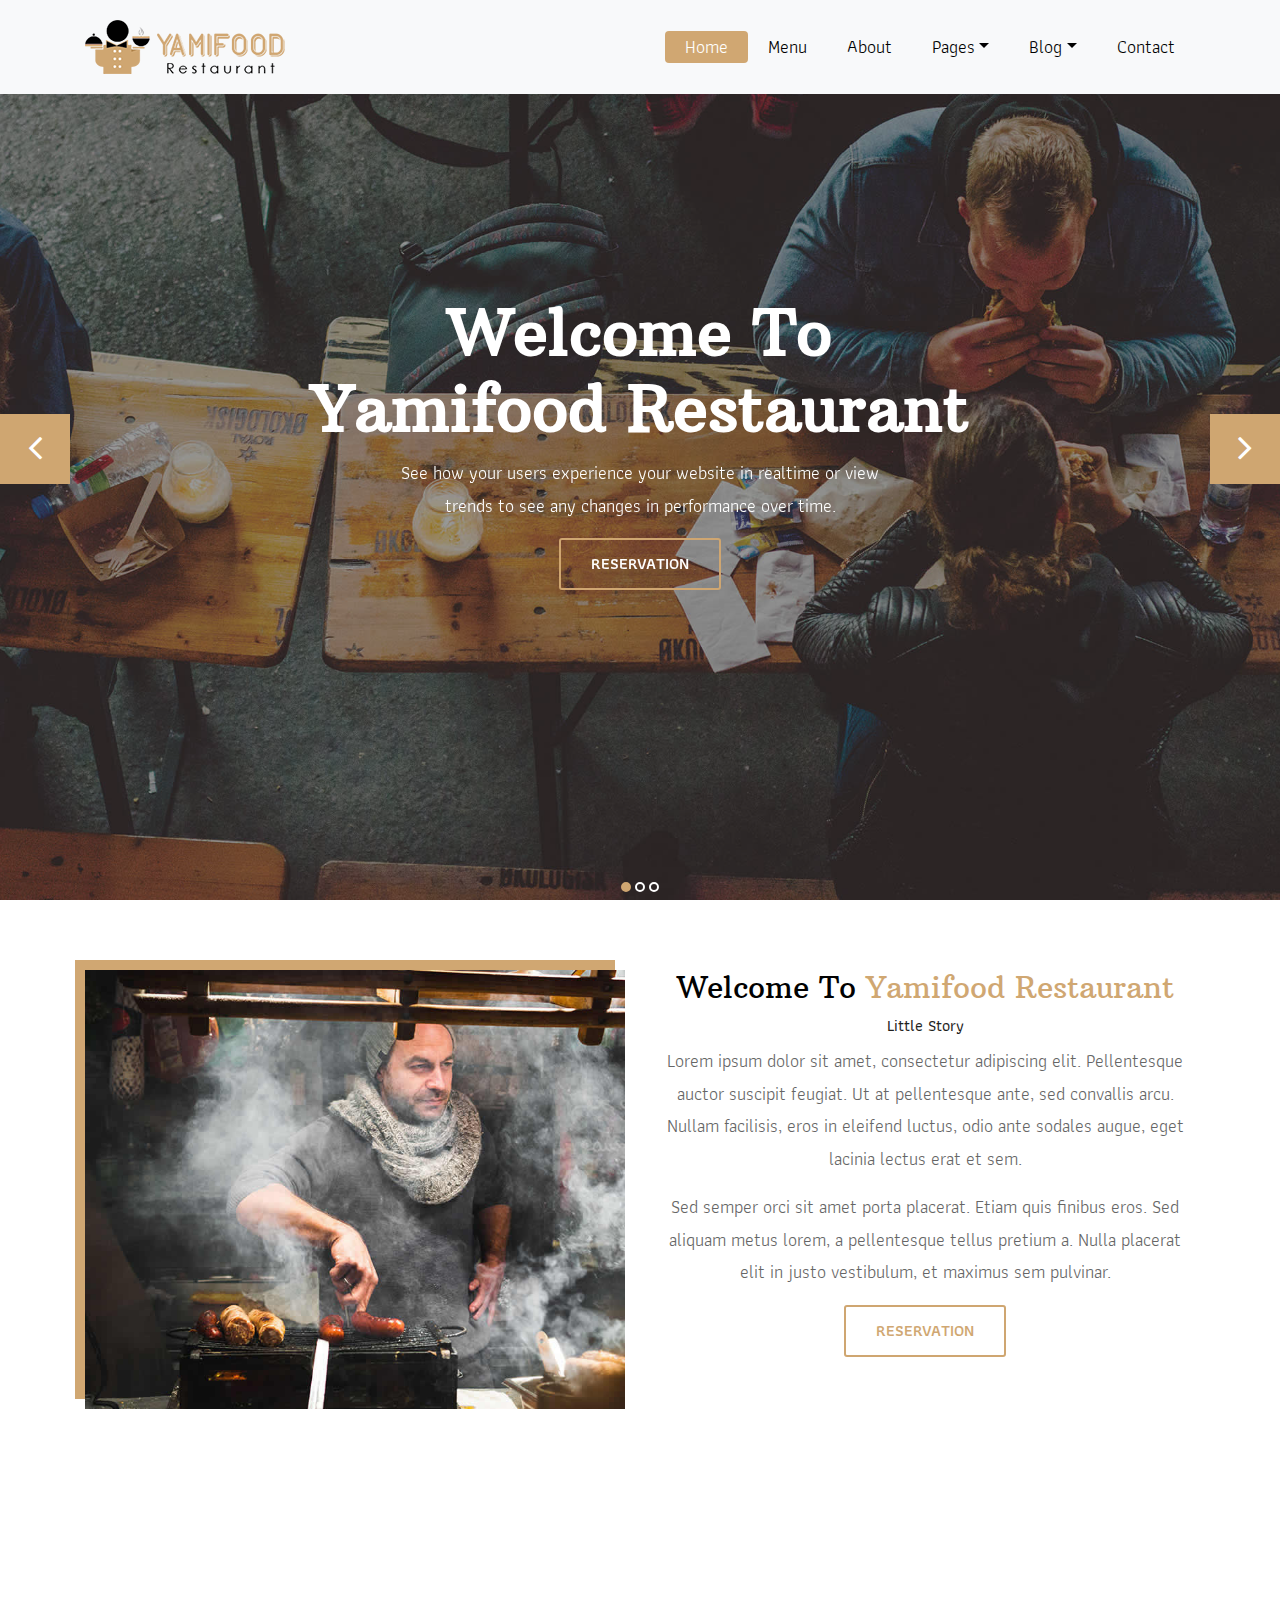
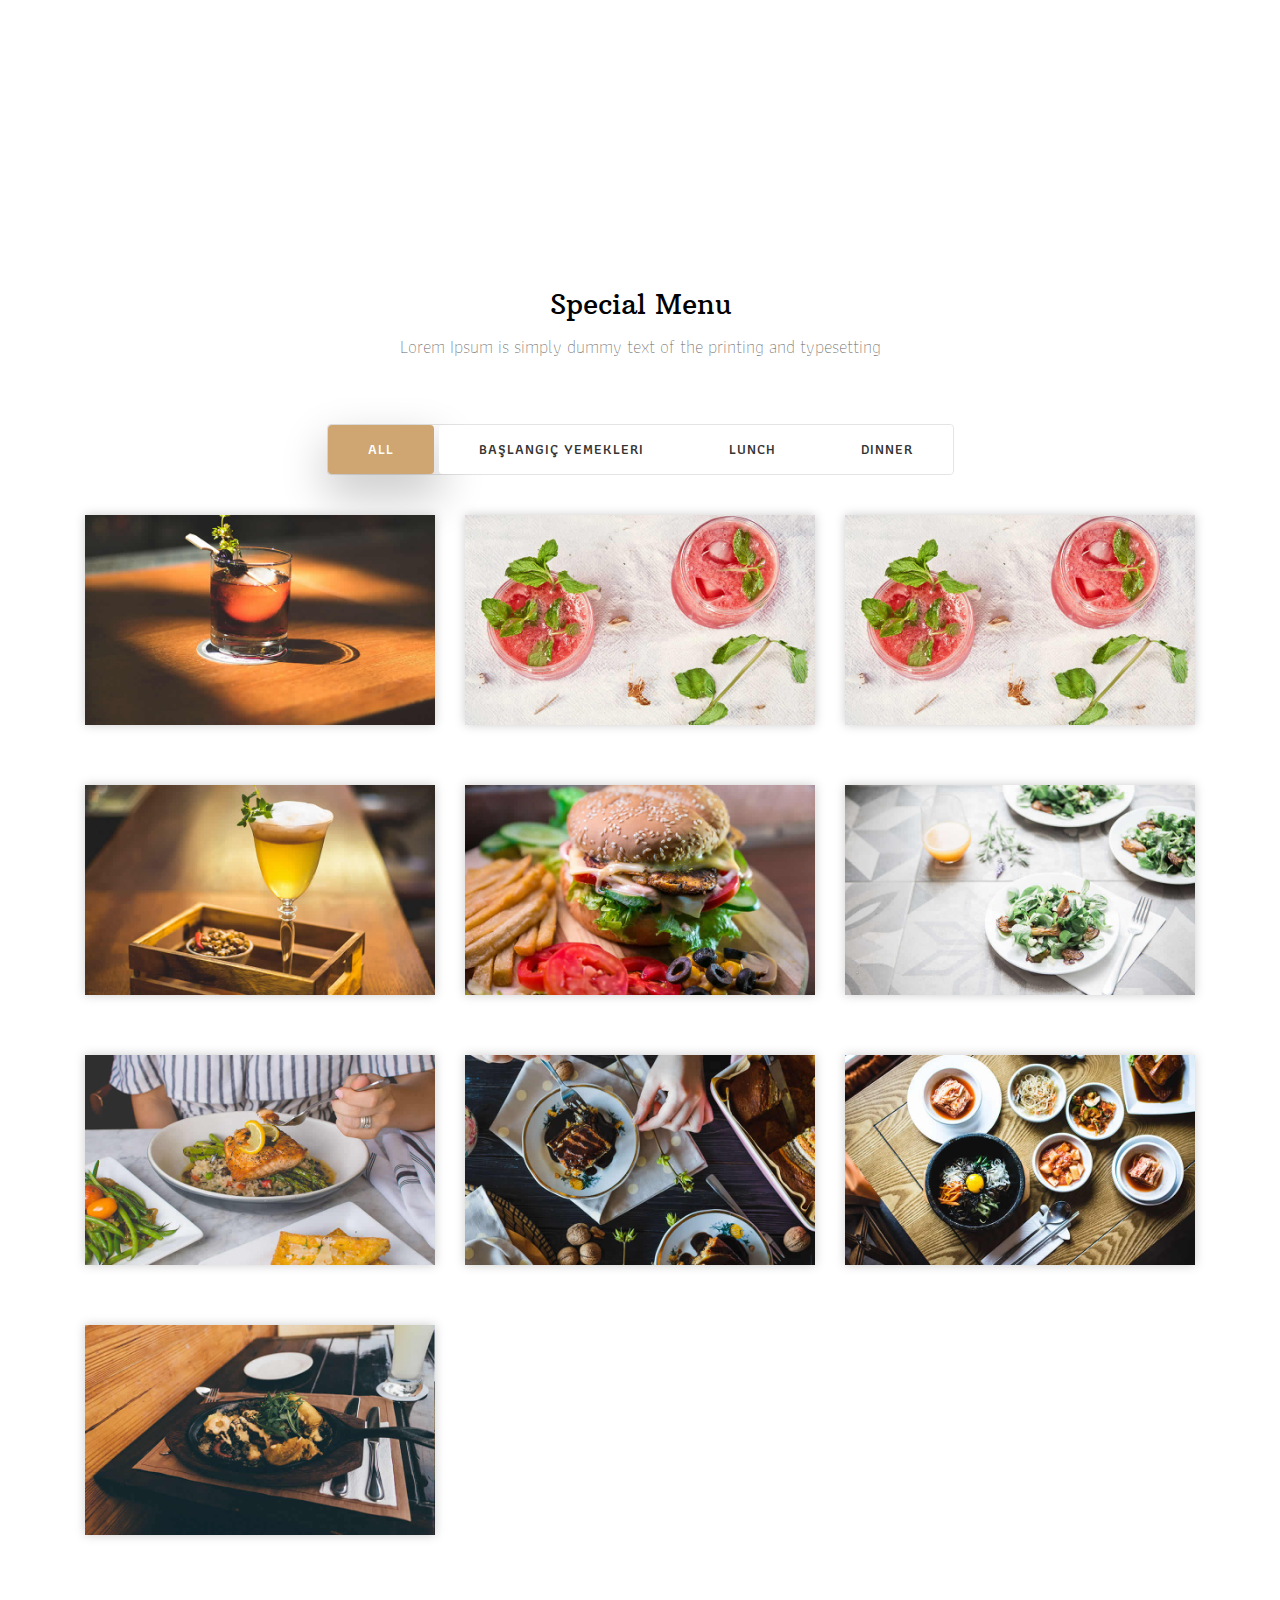
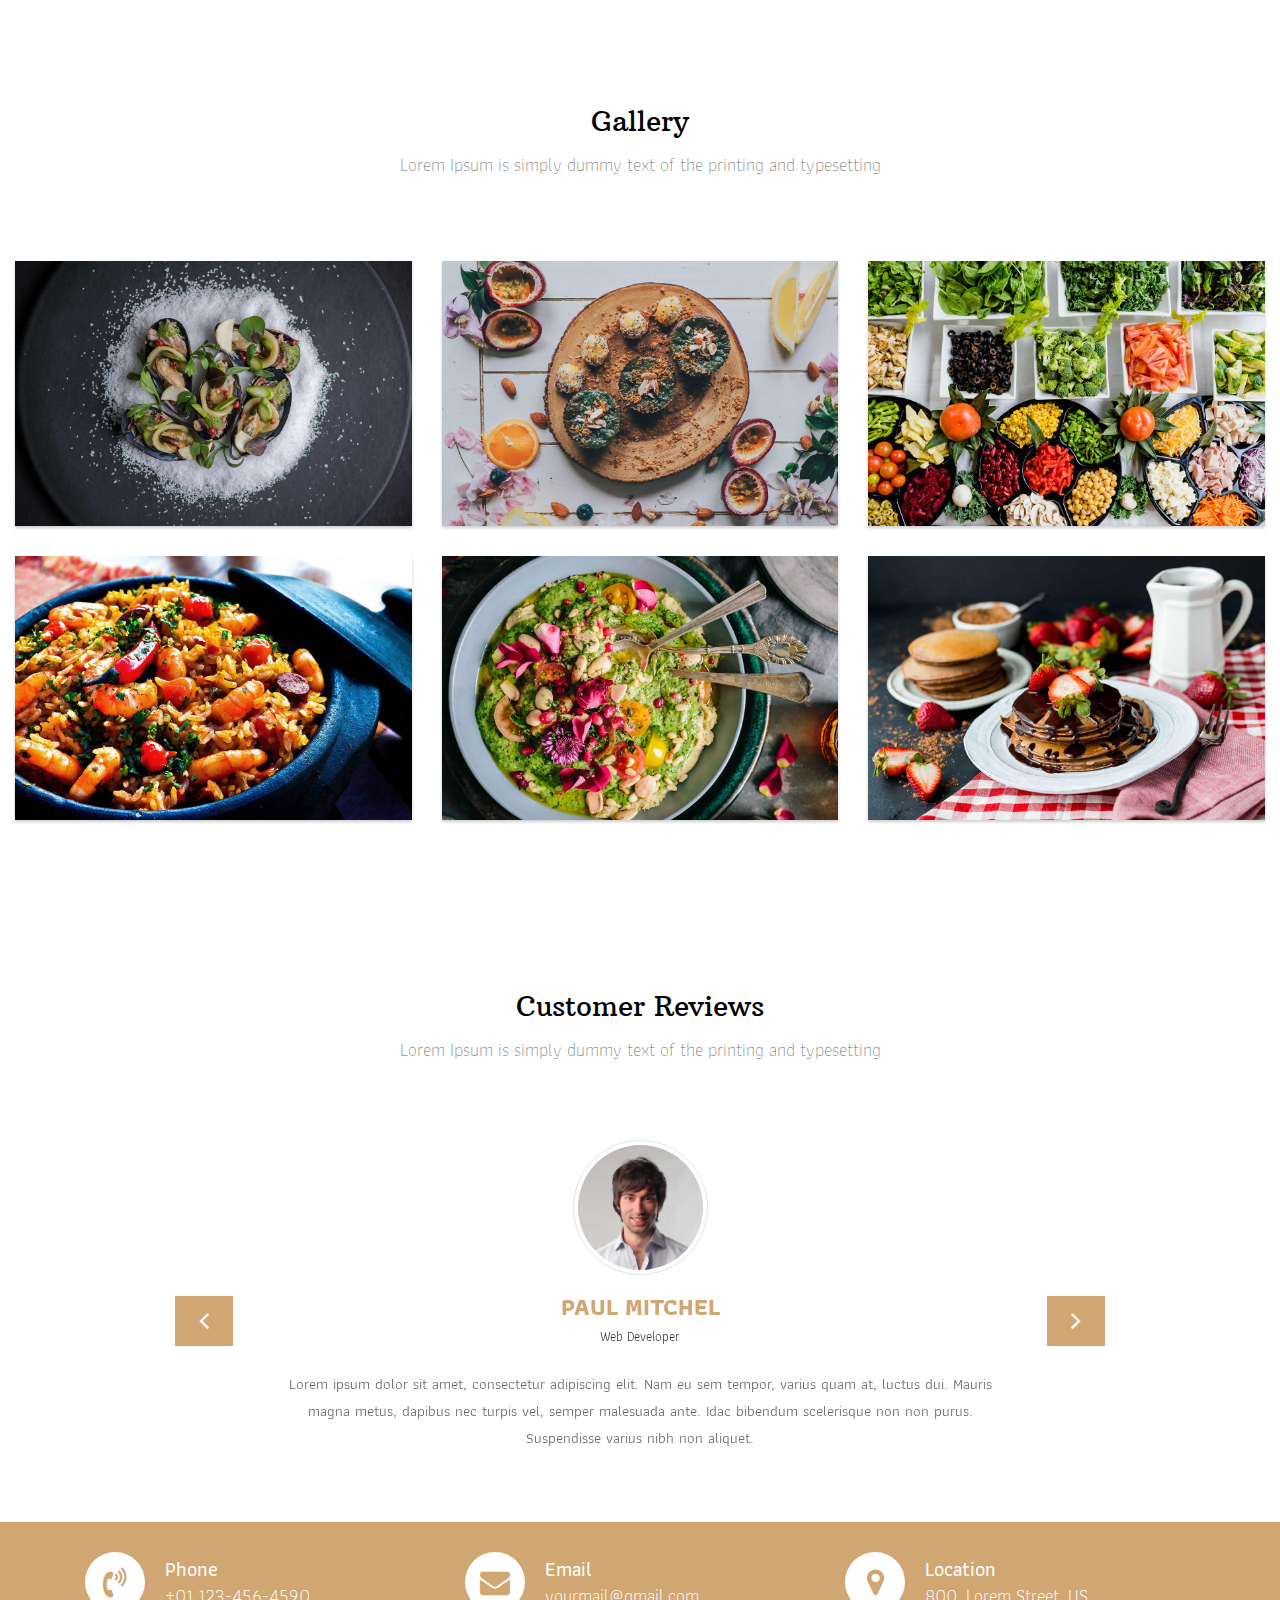
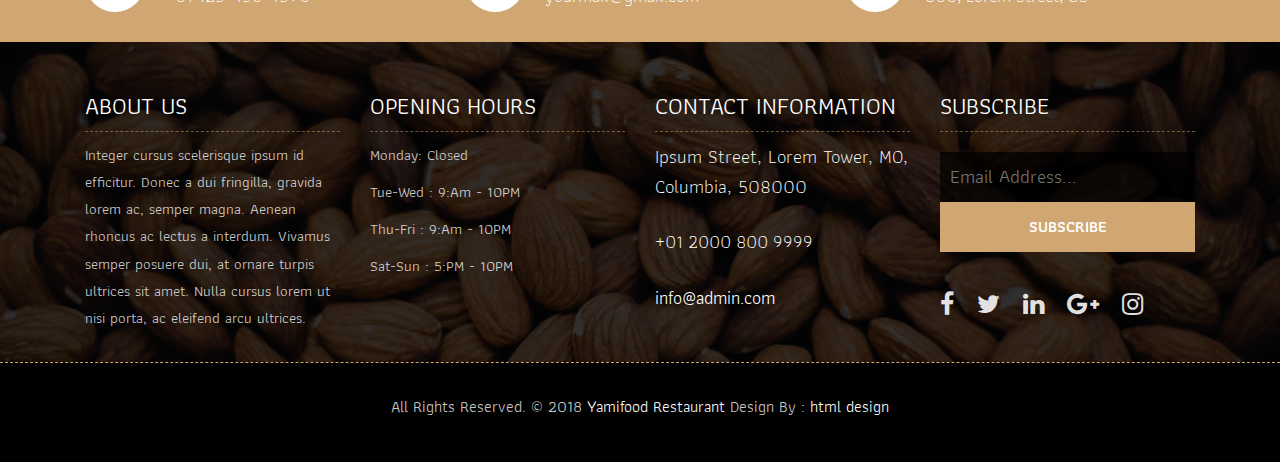
<file: YemekSiparisUygulamasi/yamifood/index.html>
﻿<!DOCTYPE html>
<html lang="en"><!-- Basic -->
<head>
	<meta charset="utf-8">
    <meta http-equiv="X-UA-Compatible" content="IE=edge">   
   
    <!-- Mobile Metas -->
    <meta name="viewport" content="width=device-width, initial-scale=1">
 
     <!-- Site Metas -->
    <title>Yuşu Restaurant - Responsive HTML5 Template</title>  
    <meta name="keywords" content="">
    <meta name="description" content="">
    <meta name="author" content="">

    <!-- Site Icons -->
    <link rel="shortcut icon" href="images/favicon.ico" type="image/x-icon">
    <link rel="apple-touch-icon" href="images/apple-touch-icon.png">

    <!-- Bootstrap CSS -->
    <link rel="stylesheet" href="css/bootstrap.min.css">    
	<!-- Site CSS -->
    <link rel="stylesheet" href="css/style.css">    
    <!-- Responsive CSS -->
    <link rel="stylesheet" href="css/responsive.css">
    <!-- Custom CSS -->
    <link rel="stylesheet" href="css/custom.css">

    <!--[if lt IE 9]>
      <script src="https://oss.maxcdn.com/libs/html5shiv/3.7.0/html5shiv.js"></script>
      <script src="https://oss.maxcdn.com/libs/respond.js/1.4.2/respond.min.js"></script>
    <![endif]-->

</head>

<body>
	<!-- Start header -->
	<header class="top-navbar">
		<nav class="navbar navbar-expand-lg navbar-light bg-light">
			<div class="container">
				<a class="navbar-brand" href="index.html">
					<img src="images/logo.png" alt="" />
				</a>
				<button class="navbar-toggler" type="button" data-toggle="collapse" data-target="#navbars-rs-food" aria-controls="navbars-rs-food" aria-expanded="false" aria-label="Toggle navigation">
				  <span class="navbar-toggler-icon"></span>
				</button>
				<div class="collapse navbar-collapse" id="navbars-rs-food">
					<ul class="navbar-nav ml-auto">
						<li class="nav-item active"><a class="nav-link" href="index.html">Home</a></li>
						<li class="nav-item"><a class="nav-link" href="menu.html">Menu</a></li>
						<li class="nav-item"><a class="nav-link" href="about.html">About</a></li>
						<li class="nav-item dropdown">
							<a class="nav-link dropdown-toggle" href="#" id="dropdown-a" data-toggle="dropdown">Pages</a>
							<div class="dropdown-menu" aria-labelledby="dropdown-a">
								<a class="dropdown-item" href="reservation.html">Reservation</a>
								<a class="dropdown-item" href="stuff.html">Stuff</a>
								<a class="dropdown-item" href="gallery.html">Gallery</a>
							</div>
						</li>
						<li class="nav-item dropdown">
							<a class="nav-link dropdown-toggle" href="#" id="dropdown-a" data-toggle="dropdown">Blog</a>
							<div class="dropdown-menu" aria-labelledby="dropdown-a">
								<a class="dropdown-item" href="blog.html">blog</a>
								<a class="dropdown-item" href="blog-details.html">blog Single</a>
							</div>
						</li>
						<li class="nav-item"><a class="nav-link" href="contact.html">Contact</a></li>
					</ul>
				</div>
			</div>
		</nav>
	</header>
	<!-- End header -->
	
	<!-- Start slides -->
	<div id="slides" class="cover-slides">
		<ul class="slides-container">
			<li class="text-center">
				<img src="images/slider-01.jpg" alt="">
				<div class="container">
					<div class="row">
						<div class="col-md-12">
							<h1 class="m-b-20"><strong>Welcome To <br> Yamifood Restaurant</strong></h1>
							<p class="m-b-40">See how your users experience your website in realtime or view  <br> 
							trends to see any changes in performance over time.</p>
							<p><a class="btn btn-lg btn-circle btn-outline-new-white" href="#">Reservation</a></p>
						</div>
					</div>
				</div>
			</li>
			<li class="text-center">
				<img src="images/slider-02.jpg" alt="">
				<div class="container">
					<div class="row">
						<div class="col-md-12">
							<h1 class="m-b-20"><strong>Welcome To <br> Yamifood Restaurant</strong></h1>
							<p class="m-b-40">See how your users experience your website in realtime or view  <br> 
							trends to see any changes in performance over time.</p>
							<p><a class="btn btn-lg btn-circle btn-outline-new-white" href="#">Reservation</a></p>
						</div>
					</div>
				</div>
			</li>
			<li class="text-center">
				<img src="images/slider-03.jpg" alt="">
				<div class="container">
					<div class="row">
						<div class="col-md-12">
							<h1 class="m-b-20"><strong>Welcome To <br> Yamifood Restaurant</strong></h1>
							<p class="m-b-40">See how your users experience your website in realtime or view  <br> 
							trends to see any changes in performance over time.</p>
							<p><a class="btn btn-lg btn-circle btn-outline-new-white" href="#">Reservation</a></p>
						</div>
					</div>
				</div>
			</li>
		</ul>
		<div class="slides-navigation">
			<a href="#" class="next"><i class="fa fa-angle-right" aria-hidden="true"></i></a>
			<a href="#" class="prev"><i class="fa fa-angle-left" aria-hidden="true"></i></a>
		</div>
	</div>
	<!-- End slides -->
	
	<!-- Start About -->
	<div class="about-section-box">
		<div class="container">
			<div class="row">
				<div class="col-lg-6 col-md-6 col-sm-12">
					<img src="images/about-img.jpg" alt="" class="img-fluid">
				</div>
				<div class="col-lg-6 col-md-6 col-sm-12 text-center">
					<div class="inner-column">
						<h1>Welcome To <span>Yamifood Restaurant</span></h1>
						<h4>Little Story</h4>
						<p>Lorem ipsum dolor sit amet, consectetur adipiscing elit. Pellentesque auctor suscipit feugiat. Ut at pellentesque ante, sed convallis arcu. Nullam facilisis, eros in eleifend luctus, odio ante sodales augue, eget lacinia lectus erat et sem. </p>
						<p>Sed semper orci sit amet porta placerat. Etiam quis finibus eros. Sed aliquam metus lorem, a pellentesque tellus pretium a. Nulla placerat elit in justo vestibulum, et maximus sem pulvinar.</p>
						<a class="btn btn-lg btn-circle btn-outline-new-white" href="#">Reservation</a>
					</div>
				</div>
			</div>
		</div>
	</div>
	<!-- End About -->
	
	<!-- Start QT -->
	<div class="qt-box qt-background">
		<div class="container">
			<div class="row">
				<div class="col-md-8 ml-auto mr-auto text-left">
					<p class="lead ">
						" If you're not the one cooking, stay out of the way and compliment the chef. "
					</p>
					<span class="lead">Michael Strahan</span>
				</div>
			</div>
		</div>
	</div>
	<!-- End QT -->
	
	<!-- Start Menu -->
	<div class="menu-box">
		<div class="container">
			<div class="row">
				<div class="col-lg-12">
					<div class="heading-title text-center">
						<h2>Special Menu</h2>
						<p>Lorem Ipsum is simply dummy text of the printing and typesetting</p>
					</div>
				</div>
			</div>
			<div class="row">
				<div class="col-lg-12">
					<div class="special-menu text-center">
						<div class="button-group filter-button-group">
							<button class="active" data-filter="*">All</button>
							<button data-filter=".drinks">Başlangıç Yemekleri</button>
							<button data-filter=".lunch">Lunch</button>
							<button data-filter=".dinner">Dinner</button>
							
						</div>
					</div>
				</div>
			</div>
				
			<div class="row special-list">
				<div class="col-lg-4 col-md-6 special-grid l">
					<div class="gallery-single fix">
						<img src="images/img-01.jpg" class="img-fluid" alt="Image">
						<div class="why-text">
							<h4>Special Drinks 1</h4>
							<p>Sed id magna vitae eros sagittis euismod.</p>
							<h5> $7.79</h5>

						</div>
						
					</div>
				</div>
				
				<div class="col-lg-4 col-md-6 special-grid drinks">
					<div class="gallery-single fix">
						<img src="images/img-02.jpg" class="img-fluid" alt="Image">
						<div class="why-text">
							<h4>Special Drinks 2</h4>
							<p>Sed id magna vitae eros sagittis euismod.</p>
							<h5> $9.79</h5>
						</div>
					</div>
				</div>
				<div class="col-lg-4 col-md-6 special-grid siparis">
					<div class="gallery-single fix">
						<img src="images/img-02.jpg" class="img-fluid" alt="Image">
						<div class="why-text">
							<h4>Special Drinks 2</h4>
							<p>Sed id magna vitae eros sagittis euismod.</p>
							<h5> $9.79</h5>
						</div>
					</div>
				</div>
				<div class="col-lg-4 col-md-6 special-grid drinks">
					<div class="gallery-single fix">
						<img src="images/img-03.jpg" class="img-fluid" alt="Image">
						<div class="why-text">
							<h4>Special Drinks 3</h4>
							<p>Sed id magna vitae eros sagittis euismod.</p>
							<h5> $10.79</h5>
						</div>
					</div>
				</div>
				
				<div class="col-lg-4 col-md-6 special-grid lunch">
					<div class="gallery-single fix">
						<img src="images/img-04.jpg" class="img-fluid" alt="Image">
						<div class="why-text">
							<h4>Special Lunch 1</h4>
							<p>Sed id magna vitae eros sagittis euismod.</p>
							<h5> $15.79</h5>
						</div>
					</div>
				</div>
				
				<div class="col-lg-4 col-md-6 special-grid lunch">
					<div class="gallery-single fix">
						<img src="images/img-05.jpg" class="img-fluid" alt="Image">
						<div class="why-text">
							<h4>Special Lunch 2</h4>
							<p>Sed id magna vitae eros sagittis euismod.</p>
							<h5> $18.79</h5>
						</div>
					</div>
				</div>
				
				<div class="col-lg-4 col-md-6 special-grid lunch">
					<div class="gallery-single fix">
						<img src="images/img-06.jpg" class="img-fluid" alt="Image">
						<div class="why-text">
							<h4>Special Lunch 3</h4>
							<p>Sed id magna vitae eros sagittis euismod.</p>
							<h5> $20.79</h5>
						</div>
					</div>
				</div>
				
				<div class="col-lg-4 col-md-6 special-grid dinner">
					<div class="gallery-single fix">
						<img src="images/img-07.jpg" class="img-fluid" alt="Image">
						<div class="why-text">
							<h4>Special Dinner 1</h4>
							<p>Sed id magna vitae eros sagittis euismod.</p>
							<h5> $25.79</h5>
						</div>
					</div>
				</div>
				
				<div class="col-lg-4 col-md-6 special-grid dinner">
					<div class="gallery-single fix">
						<img src="images/img-08.jpg" class="img-fluid" alt="Image">
						<div class="why-text">
							<h4>Special Dinner 2</h4>
							<p>Sed id magna vitae eros sagittis euismod.</p>
							<h5> $22.79</h5>
						</div>
					</div>
				</div>
				
				<div class="col-lg-4 col-md-6 special-grid dinner">
					<div class="gallery-single fix">
						<img src="images/img-09.jpg" class="img-fluid" alt="Image">
						<div class="why-text">
							<h4>Special Dinner 3</h4>
							<p>Sed id magna vitae eros sagittis euismod.</p>
							<h5> $24.79</h5>
						</div>
					</div>
				</div>
				
			</div>
		</div>
	</div>
	<!-- End Menu -->
	
	<!-- Start Gallery -->
	<div class="gallery-box">
		<div class="container-fluid">
			<div class="row">
				<div class="col-lg-12">
					<div class="heading-title text-center">
						<h2>Gallery</h2>
						<p>Lorem Ipsum is simply dummy text of the printing and typesetting</p>
					</div>
				</div>
			</div>
			<div class="tz-gallery">
				<div class="row">
					<div class="col-sm-12 col-md-4 col-lg-4">
						<a class="lightbox" href="images/gallery-img-01.jpg">
							<img class="img-fluid" src="images/gallery-img-01.jpg" alt="Gallery Images">
						</a>
					</div>
					<div class="col-sm-6 col-md-4 col-lg-4">
						<a class="lightbox" href="images/gallery-img-02.jpg">
							<img class="img-fluid" src="images/gallery-img-02.jpg" alt="Gallery Images">
						</a>
					</div>
					<div class="col-sm-6 col-md-4 col-lg-4">
						<a class="lightbox" href="images/gallery-img-03.jpg">
							<img class="img-fluid" src="images/gallery-img-03.jpg" alt="Gallery Images">
						</a>
					</div>
					<div class="col-sm-12 col-md-4 col-lg-4">
						<a class="lightbox" href="images/gallery-img-04.jpg">
							<img class="img-fluid" src="images/gallery-img-04.jpg" alt="Gallery Images">
						</a>
					</div>
					<div class="col-sm-6 col-md-4 col-lg-4">
						<a class="lightbox" href="images/gallery-img-05.jpg">
							<img class="img-fluid" src="images/gallery-img-05.jpg" alt="Gallery Images">
						</a>
					</div> 
					<div class="col-sm-6 col-md-4 col-lg-4">
						<a class="lightbox" href="images/gallery-img-06.jpg">
							<img class="img-fluid" src="images/gallery-img-06.jpg" alt="Gallery Images">
						</a>
					</div>
				</div>
			</div>
		</div>
	</div>
	<!-- End Gallery -->
	
	<!-- Start Customer Reviews -->
	<div class="customer-reviews-box">
		<div class="container">
			<div class="row">
				<div class="col-lg-12">
					<div class="heading-title text-center">
						<h2>Customer Reviews</h2>
						<p>Lorem Ipsum is simply dummy text of the printing and typesetting</p>
					</div>
				</div>
			</div>
			<div class="row">
				<div class="col-md-8 mr-auto ml-auto text-center">
					<div id="reviews" class="carousel slide" data-ride="carousel">
						<div class="carousel-inner mt-4">
							<div class="carousel-item text-center active">
								<div class="img-box p-1 border rounded-circle m-auto">
									<img class="d-block w-100 rounded-circle" src="images/profile-1.jpg" alt="">
								</div>
								<h5 class="mt-4 mb-0"><strong class="text-warning text-uppercase">Paul Mitchel</strong></h5>
								<h6 class="text-dark m-0">Web Developer</h6>
								<p class="m-0 pt-3">Lorem ipsum dolor sit amet, consectetur adipiscing elit. Nam eu sem tempor, varius quam at, luctus dui. Mauris magna metus, dapibus nec turpis vel, semper malesuada ante. Idac bibendum scelerisque non non purus. Suspendisse varius nibh non aliquet.</p>
							</div>
							<div class="carousel-item text-center">
								<div class="img-box p-1 border rounded-circle m-auto">
									<img class="d-block w-100 rounded-circle" src="images/profile-3.jpg" alt="">
								</div>
								<h5 class="mt-4 mb-0"><strong class="text-warning text-uppercase">Steve Fonsi</strong></h5>
								<h6 class="text-dark m-0">Web Designer</h6>
								<p class="m-0 pt-3">Lorem ipsum dolor sit amet, consectetur adipiscing elit. Nam eu sem tempor, varius quam at, luctus dui. Mauris magna metus, dapibus nec turpis vel, semper malesuada ante. Idac bibendum scelerisque non non purus. Suspendisse varius nibh non aliquet.</p>
							</div>
							<div class="carousel-item text-center">
								<div class="img-box p-1 border rounded-circle m-auto">
									<img class="d-block w-100 rounded-circle" src="images/profile-7.jpg" alt="">
								</div>
								<h5 class="mt-4 mb-0"><strong class="text-warning text-uppercase">Daniel vebar</strong></h5>
								<h6 class="text-dark m-0">Seo Analyst</h6>
								<p class="m-0 pt-3">Lorem ipsum dolor sit amet, consectetur adipiscing elit. Nam eu sem tempor, varius quam at, luctus dui. Mauris magna metus, dapibus nec turpis vel, semper malesuada ante. Idac bibendum scelerisque non non purus. Suspendisse varius nibh non aliquet.</p>
							</div>
						</div>
						<a class="carousel-control-prev" href="#reviews" role="button" data-slide="prev">
							<i class="fa fa-angle-left" aria-hidden="true"></i>
							<span class="sr-only">Previous</span>
						</a>
						<a class="carousel-control-next" href="#reviews" role="button" data-slide="next">
							<i class="fa fa-angle-right" aria-hidden="true"></i>
							<span class="sr-only">Next</span>
						</a>
                    </div>
				</div>
			</div>
		</div>
	</div>
	<!-- End Customer Reviews -->
	
	<!-- Start Contact info -->
	<div class="contact-imfo-box">
		<div class="container">
			<div class="row">
				<div class="col-md-4">
					<i class="fa fa-volume-control-phone"></i>
					<div class="overflow-hidden">
						<h4>Phone</h4>
						<p class="lead">
							+01 123-456-4590
						</p>
					</div>
				</div>
				<div class="col-md-4">
					<i class="fa fa-envelope"></i>
					<div class="overflow-hidden">
						<h4>Email</h4>
						<p class="lead">
							yourmail@gmail.com
						</p>
					</div>
				</div>
				<div class="col-md-4">
					<i class="fa fa-map-marker"></i>
					<div class="overflow-hidden">
						<h4>Location</h4>
						<p class="lead">
							800, Lorem Street, US
						</p>
					</div>
				</div>
			</div>
		</div>
	</div>
	<!-- End Contact info -->
	
	<!-- Start Footer -->
	<footer class="footer-area bg-f">
		<div class="container">
			<div class="row">
				<div class="col-lg-3 col-md-6">
					<h3>About Us</h3>
					<p>Integer cursus scelerisque ipsum id efficitur. Donec a dui fringilla, gravida lorem ac, semper magna. Aenean rhoncus ac lectus a interdum. Vivamus semper posuere dui, at ornare turpis ultrices sit amet. Nulla cursus lorem ut nisi porta, ac eleifend arcu ultrices.</p>
				</div>
				<div class="col-lg-3 col-md-6">
					<h3>Opening hours</h3>
					<p><span class="text-color">Monday: </span>Closed</p>
					<p><span class="text-color">Tue-Wed :</span> 9:Am - 10PM</p>
					<p><span class="text-color">Thu-Fri :</span> 9:Am - 10PM</p>
					<p><span class="text-color">Sat-Sun :</span> 5:PM - 10PM</p>
				</div>
				<div class="col-lg-3 col-md-6">
					<h3>Contact information</h3>
					<p class="lead">Ipsum Street, Lorem Tower, MO, Columbia, 508000</p>
					<p class="lead"><a href="#">+01 2000 800 9999</a></p>
					<p><a href="#"> info@admin.com</a></p>
				</div>
				<div class="col-lg-3 col-md-6">
					<h3>Subscribe</h3>
					<div class="subscribe_form">
						<form class="subscribe_form">
							<input name="EMAIL" id="subs-email" class="form_input" placeholder="Email Address..." type="email">
							<button type="submit" class="submit">SUBSCRIBE</button>
							<div class="clearfix"></div>
						</form>
					</div>
					<ul class="list-inline f-social">
						<li class="list-inline-item"><a href="#"><i class="fa fa-facebook" aria-hidden="true"></i></a></li>
						<li class="list-inline-item"><a href="#"><i class="fa fa-twitter" aria-hidden="true"></i></a></li>
						<li class="list-inline-item"><a href="#"><i class="fa fa-linkedin" aria-hidden="true"></i></a></li>
						<li class="list-inline-item"><a href="#"><i class="fa fa-google-plus" aria-hidden="true"></i></a></li>
						<li class="list-inline-item"><a href="#"><i class="fa fa-instagram" aria-hidden="true"></i></a></li>
					</ul>
				</div>
			</div>
		</div>
		
		<div class="copyright">
			<div class="container">
				<div class="row">
					<div class="col-lg-12">
						<p class="company-name">All Rights Reserved. &copy; 2018 <a href="#">Yamifood Restaurant</a> Design By : 
					<a href="https://html.design/">html design</a></p>
					</div>
				</div>
			</div>
		</div>
		
	</footer>
	<!-- End Footer -->
	
	<a href="#" id="back-to-top" title="Back to top" style="display: none;">&uarr;</a>

	<!-- ALL JS FILES -->
	<script src="js/jquery-3.2.1.min.js"></script>
	<script src="js/popper.min.js"></script>
	<script src="js/bootstrap.min.js"></script>
    <!-- ALL PLUGINS -->
	<script src="js/jquery.superslides.min.js"></script>
	<script src="js/images-loded.min.js"></script>
	<script src="js/isotope.min.js"></script>
	<script src="js/baguetteBox.min.js"></script>
	<script src="js/form-validator.min.js"></script>
    <script src="js/contact-form-script.js"></script>
    <script src="js/custom.js"></script>
</body>
</html>
</file>
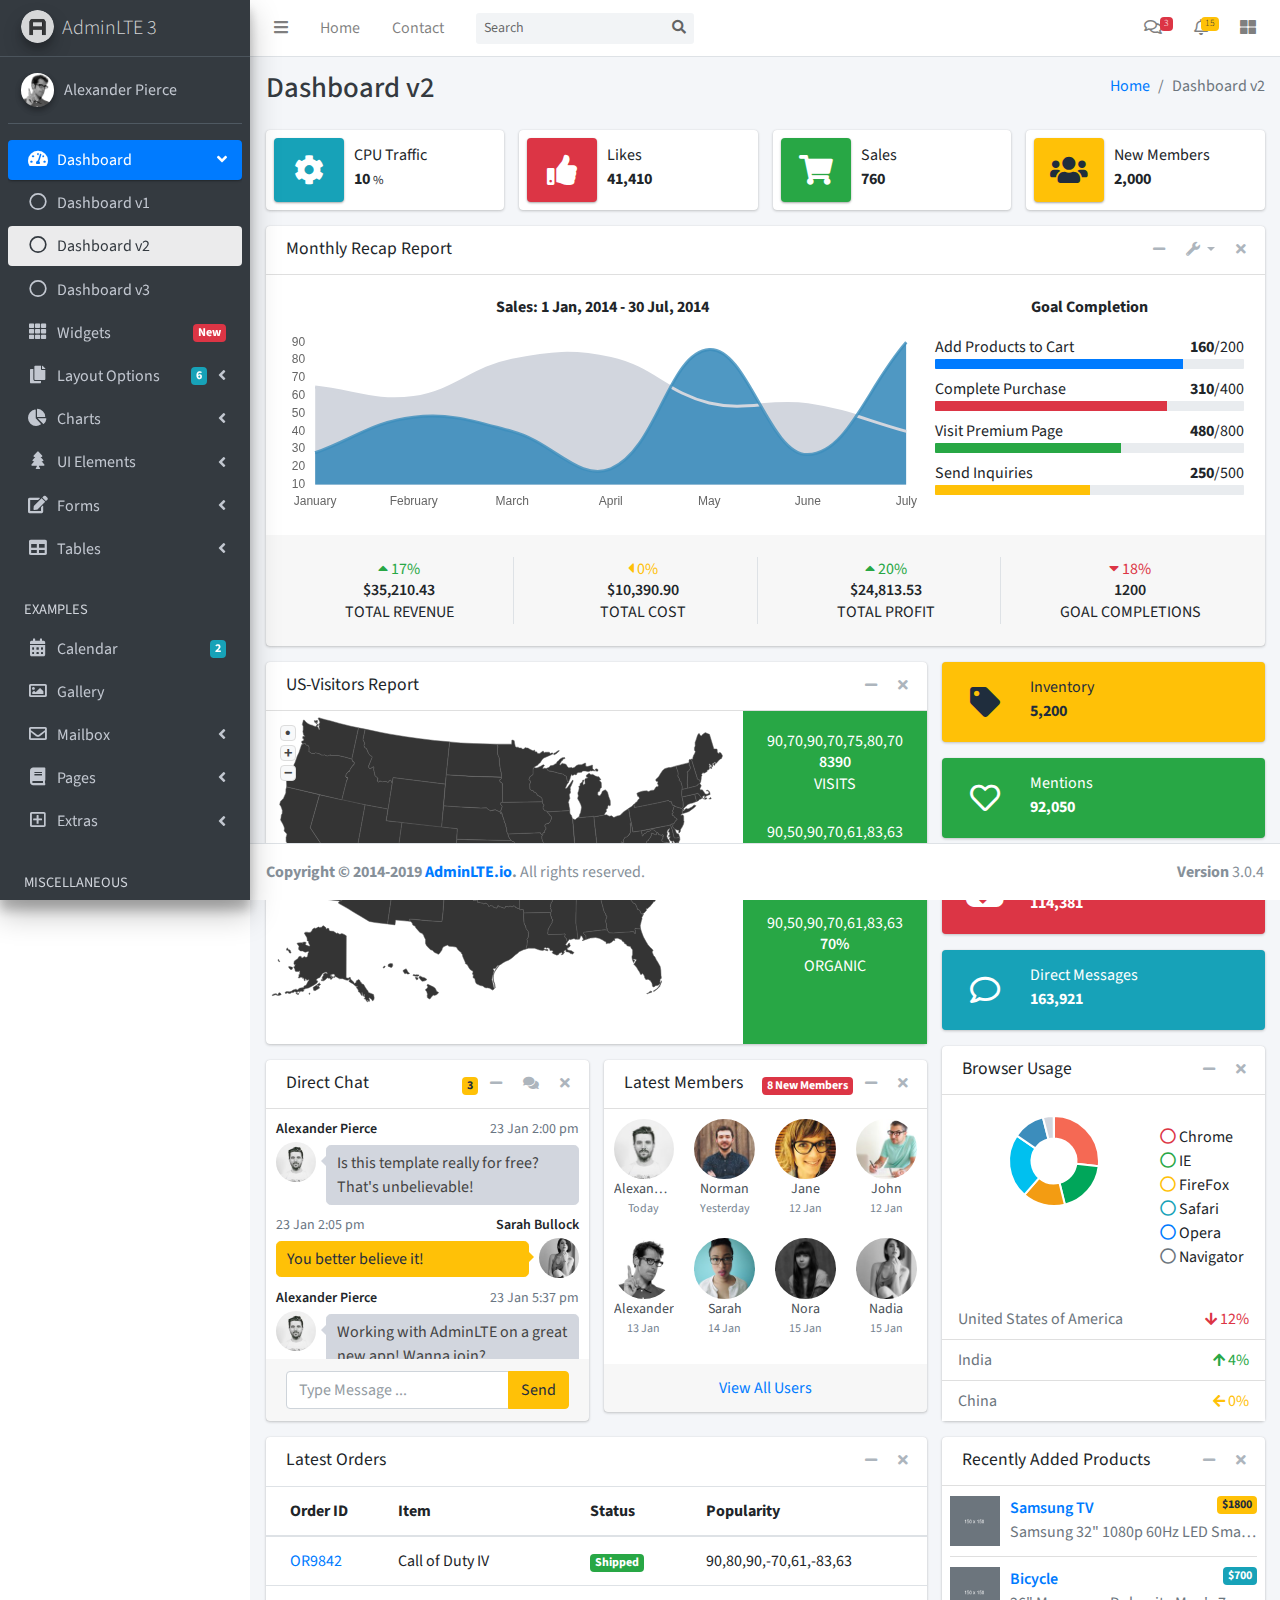
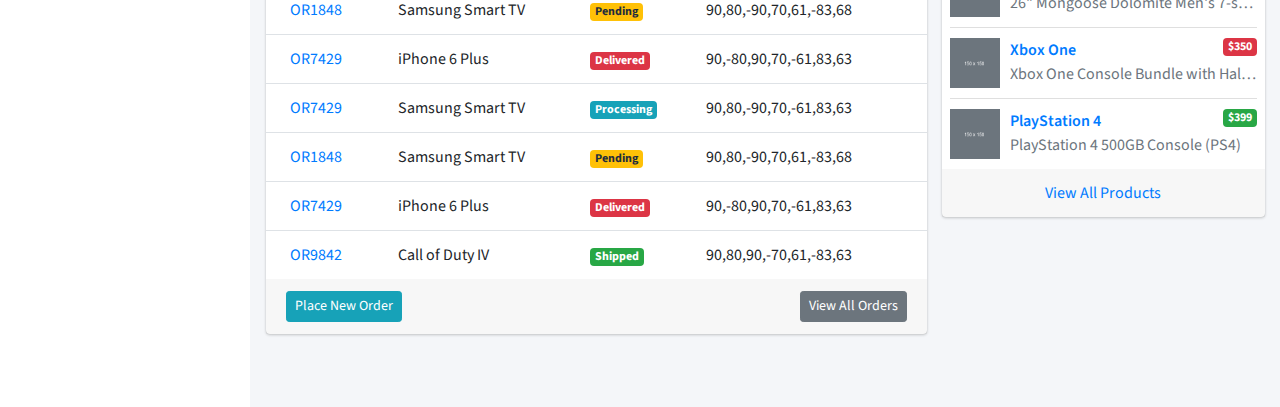
<file: YemekSiparisUygulamasi/AdminLTE-3.0.4/index2.html>
<!DOCTYPE html>
<html lang="en">
<head>
  <meta charset="utf-8">
  <meta name="viewport" content="width=device-width, initial-scale=1">
  <meta http-equiv="x-ua-compatible" content="ie=edge">

  <title>AdminLTE 3 | Dashboard 2</title>

  <!-- Font Awesome Icons -->
  <link rel="stylesheet" href="plugins/fontawesome-free/css/all.min.css">
  <!-- overlayScrollbars -->
  <link rel="stylesheet" href="plugins/overlayScrollbars/css/OverlayScrollbars.min.css">
  <!-- Theme style -->
  <link rel="stylesheet" href="dist/css/adminlte.min.css">
  <!-- Google Font: Source Sans Pro -->
  <link href="https://fonts.googleapis.com/css?family=Source+Sans+Pro:300,400,400i,700" rel="stylesheet">
</head>
<body class="hold-transition sidebar-mini layout-fixed layout-navbar-fixed layout-footer-fixed">
<div class="wrapper">
  <!-- Navbar -->
  <nav class="main-header navbar navbar-expand navbar-white navbar-light">
    <!-- Left navbar links -->
    <ul class="navbar-nav">
      <li class="nav-item">
        <a class="nav-link" data-widget="pushmenu" href="#" role="button"><i class="fas fa-bars"></i></a>
      </li>
      <li class="nav-item d-none d-sm-inline-block">
        <a href="index3.html" class="nav-link">Home</a>
      </li>
      <li class="nav-item d-none d-sm-inline-block">
        <a href="#" class="nav-link">Contact</a>
      </li>
    </ul>

    <!-- SEARCH FORM -->
    <form class="form-inline ml-3">
      <div class="input-group input-group-sm">
        <input class="form-control form-control-navbar" type="search" placeholder="Search" aria-label="Search">
        <div class="input-group-append">
          <button class="btn btn-navbar" type="submit">
            <i class="fas fa-search"></i>
          </button>
        </div>
      </div>
    </form>

    <!-- Right navbar links -->
    <ul class="navbar-nav ml-auto">
      <!-- Messages Dropdown Menu -->
      <li class="nav-item dropdown">
        <a class="nav-link" data-toggle="dropdown" href="#">
          <i class="far fa-comments"></i>
          <span class="badge badge-danger navbar-badge">3</span>
        </a>
        <div class="dropdown-menu dropdown-menu-lg dropdown-menu-right">
          <a href="#" class="dropdown-item">
            <!-- Message Start -->
            <div class="media">
              <img src="dist/img/user1-128x128.jpg" alt="User Avatar" class="img-size-50 mr-3 img-circle">
              <div class="media-body">
                <h3 class="dropdown-item-title">
                  Brad Diesel
                  <span class="float-right text-sm text-danger"><i class="fas fa-star"></i></span>
                </h3>
                <p class="text-sm">Call me whenever you can...</p>
                <p class="text-sm text-muted"><i class="far fa-clock mr-1"></i> 4 Hours Ago</p>
              </div>
            </div>
            <!-- Message End -->
          </a>
          <div class="dropdown-divider"></div>
          <a href="#" class="dropdown-item">
            <!-- Message Start -->
            <div class="media">
              <img src="dist/img/user8-128x128.jpg" alt="User Avatar" class="img-size-50 img-circle mr-3">
              <div class="media-body">
                <h3 class="dropdown-item-title">
                  John Pierce
                  <span class="float-right text-sm text-muted"><i class="fas fa-star"></i></span>
                </h3>
                <p class="text-sm">I got your message bro</p>
                <p class="text-sm text-muted"><i class="far fa-clock mr-1"></i> 4 Hours Ago</p>
              </div>
            </div>
            <!-- Message End -->
          </a>
          <div class="dropdown-divider"></div>
          <a href="#" class="dropdown-item">
            <!-- Message Start -->
            <div class="media">
              <img src="dist/img/user3-128x128.jpg" alt="User Avatar" class="img-size-50 img-circle mr-3">
              <div class="media-body">
                <h3 class="dropdown-item-title">
                  Nora Silvester
                  <span class="float-right text-sm text-warning"><i class="fas fa-star"></i></span>
                </h3>
                <p class="text-sm">The subject goes here</p>
                <p class="text-sm text-muted"><i class="far fa-clock mr-1"></i> 4 Hours Ago</p>
              </div>
            </div>
            <!-- Message End -->
          </a>
          <div class="dropdown-divider"></div>
          <a href="#" class="dropdown-item dropdown-footer">See All Messages</a>
        </div>
      </li>
      <!-- Notifications Dropdown Menu -->
      <li class="nav-item dropdown">
        <a class="nav-link" data-toggle="dropdown" href="#">
          <i class="far fa-bell"></i>
          <span class="badge badge-warning navbar-badge">15</span>
        </a>
        <div class="dropdown-menu dropdown-menu-lg dropdown-menu-right">
          <span class="dropdown-item dropdown-header">15 Notifications</span>
          <div class="dropdown-divider"></div>
          <a href="#" class="dropdown-item">
            <i class="fas fa-envelope mr-2"></i> 4 new messages
            <span class="float-right text-muted text-sm">3 mins</span>
          </a>
          <div class="dropdown-divider"></div>
          <a href="#" class="dropdown-item">
            <i class="fas fa-users mr-2"></i> 8 friend requests
            <span class="float-right text-muted text-sm">12 hours</span>
          </a>
          <div class="dropdown-divider"></div>
          <a href="#" class="dropdown-item">
            <i class="fas fa-file mr-2"></i> 3 new reports
            <span class="float-right text-muted text-sm">2 days</span>
          </a>
          <div class="dropdown-divider"></div>
          <a href="#" class="dropdown-item dropdown-footer">See All Notifications</a>
        </div>
      </li>
      <li class="nav-item">
        <a class="nav-link" data-widget="control-sidebar" data-slide="true" href="#" role="button"><i
            class="fas fa-th-large"></i></a>
      </li>
    </ul>
  </nav>
  <!-- /.navbar -->

  <!-- Main Sidebar Container -->
  <aside class="main-sidebar sidebar-dark-primary elevation-4">
    <!-- Brand Logo -->
    <a href="index3.html" class="brand-link">
      <img src="dist/img/AdminLTELogo.png" alt="AdminLTE Logo" class="brand-image img-circle elevation-3"
           style="opacity: .8">
      <span class="brand-text font-weight-light">AdminLTE 3</span>
    </a>

    <!-- Sidebar -->
    <div class="sidebar">
      <!-- Sidebar user panel (optional) -->
      <div class="user-panel mt-3 pb-3 mb-3 d-flex">
        <div class="image">
          <img src="dist/img/user2-160x160.jpg" class="img-circle elevation-2" alt="User Image">
        </div>
        <div class="info">
          <a href="#" class="d-block">Alexander Pierce</a>
        </div>
      </div>

      <!-- Sidebar Menu -->
      <nav class="mt-2">
        <ul class="nav nav-pills nav-sidebar flex-column" data-widget="treeview" role="menu" data-accordion="false">
          <!-- Add icons to the links using the .nav-icon class
               with font-awesome or any other icon font library -->
          <li class="nav-item has-treeview menu-open">
            <a href="#" class="nav-link active">
              <i class="nav-icon fas fa-tachometer-alt"></i>
              <p>
                Dashboard
                <i class="right fas fa-angle-left"></i>
              </p>
            </a>
            <ul class="nav nav-treeview">
              <li class="nav-item">
                <a href="./index.html" class="nav-link">
                  <i class="far fa-circle nav-icon"></i>
                  <p>Dashboard v1</p>
                </a>
              </li>
              <li class="nav-item">
                <a href="./index2.html" class="nav-link active">
                  <i class="far fa-circle nav-icon"></i>
                  <p>Dashboard v2</p>
                </a>
              </li>
              <li class="nav-item">
                <a href="./index3.html" class="nav-link">
                  <i class="far fa-circle nav-icon"></i>
                  <p>Dashboard v3</p>
                </a>
              </li>
            </ul>
          </li>
          <li class="nav-item">
            <a href="pages/widgets.html" class="nav-link">
              <i class="nav-icon fas fa-th"></i>
              <p>
                Widgets
                <span class="right badge badge-danger">New</span>
              </p>
            </a>
          </li>
          <li class="nav-item has-treeview">
            <a href="#" class="nav-link">
              <i class="nav-icon fas fa-copy"></i>
              <p>
                Layout Options
                <i class="fas fa-angle-left right"></i>
                <span class="badge badge-info right">6</span>
              </p>
            </a>
            <ul class="nav nav-treeview">
              <li class="nav-item">
                <a href="pages/layout/top-nav.html" class="nav-link">
                  <i class="far fa-circle nav-icon"></i>
                  <p>Top Navigation</p>
                </a>
              </li>
              <li class="nav-item">
                <a href="pages/layout/top-nav-sidebar.html" class="nav-link">
                  <i class="far fa-circle nav-icon"></i>
                  <p>Top Navigation + Sidebar</p>
                </a>
              </li>
              <li class="nav-item">
                <a href="pages/layout/boxed.html" class="nav-link">
                  <i class="far fa-circle nav-icon"></i>
                  <p>Boxed</p>
                </a>
              </li>
              <li class="nav-item">
                <a href="pages/layout/fixed-sidebar.html" class="nav-link">
                  <i class="far fa-circle nav-icon"></i>
                  <p>Fixed Sidebar</p>
                </a>
              </li>
              <li class="nav-item">
                <a href="pages/layout/fixed-topnav.html" class="nav-link">
                  <i class="far fa-circle nav-icon"></i>
                  <p>Fixed Navbar</p>
                </a>
              </li>
              <li class="nav-item">
                <a href="pages/layout/fixed-footer.html" class="nav-link">
                  <i class="far fa-circle nav-icon"></i>
                  <p>Fixed Footer</p>
                </a>
              </li>
              <li class="nav-item">
                <a href="pages/layout/collapsed-sidebar.html" class="nav-link">
                  <i class="far fa-circle nav-icon"></i>
                  <p>Collapsed Sidebar</p>
                </a>
              </li>
            </ul>
          </li>
          <li class="nav-item has-treeview">
            <a href="#" class="nav-link">
              <i class="nav-icon fas fa-chart-pie"></i>
              <p>
                Charts
                <i class="right fas fa-angle-left"></i>
              </p>
            </a>
            <ul class="nav nav-treeview">
              <li class="nav-item">
                <a href="pages/charts/chartjs.html" class="nav-link">
                  <i class="far fa-circle nav-icon"></i>
                  <p>ChartJS</p>
                </a>
              </li>
              <li class="nav-item">
                <a href="pages/charts/flot.html" class="nav-link">
                  <i class="far fa-circle nav-icon"></i>
                  <p>Flot</p>
                </a>
              </li>
              <li class="nav-item">
                <a href="pages/charts/inline.html" class="nav-link">
                  <i class="far fa-circle nav-icon"></i>
                  <p>Inline</p>
                </a>
              </li>
            </ul>
          </li>
          <li class="nav-item has-treeview">
            <a href="#" class="nav-link">
              <i class="nav-icon fas fa-tree"></i>
              <p>
                UI Elements
                <i class="fas fa-angle-left right"></i>
              </p>
            </a>
            <ul class="nav nav-treeview">
              <li class="nav-item">
                <a href="pages/UI/general.html" class="nav-link">
                  <i class="far fa-circle nav-icon"></i>
                  <p>General</p>
                </a>
              </li>
              <li class="nav-item">
                <a href="pages/UI/icons.html" class="nav-link">
                  <i class="far fa-circle nav-icon"></i>
                  <p>Icons</p>
                </a>
              </li>
              <li class="nav-item">
                <a href="pages/UI/buttons.html" class="nav-link">
                  <i class="far fa-circle nav-icon"></i>
                  <p>Buttons</p>
                </a>
              </li>
              <li class="nav-item">
                <a href="pages/UI/sliders.html" class="nav-link">
                  <i class="far fa-circle nav-icon"></i>
                  <p>Sliders</p>
                </a>
              </li>
              <li class="nav-item">
                <a href="pages/UI/modals.html" class="nav-link">
                  <i class="far fa-circle nav-icon"></i>
                  <p>Modals & Alerts</p>
                </a>
              </li>
              <li class="nav-item">
                <a href="pages/UI/navbar.html" class="nav-link">
                  <i class="far fa-circle nav-icon"></i>
                  <p>Navbar & Tabs</p>
                </a>
              </li>
              <li class="nav-item">
                <a href="pages/UI/timeline.html" class="nav-link">
                  <i class="far fa-circle nav-icon"></i>
                  <p>Timeline</p>
                </a>
              </li>
              <li class="nav-item">
                <a href="pages/UI/ribbons.html" class="nav-link">
                  <i class="far fa-circle nav-icon"></i>
                  <p>Ribbons</p>
                </a>
              </li>
            </ul>
          </li>
          <li class="nav-item has-treeview">
            <a href="#" class="nav-link">
              <i class="nav-icon fas fa-edit"></i>
              <p>
                Forms
                <i class="fas fa-angle-left right"></i>
              </p>
            </a>
            <ul class="nav nav-treeview">
              <li class="nav-item">
                <a href="pages/forms/general.html" class="nav-link">
                  <i class="far fa-circle nav-icon"></i>
                  <p>General Elements</p>
                </a>
              </li>
              <li class="nav-item">
                <a href="pages/forms/advanced.html" class="nav-link">
                  <i class="far fa-circle nav-icon"></i>
                  <p>Advanced Elements</p>
                </a>
              </li>
              <li class="nav-item">
                <a href="pages/forms/editors.html" class="nav-link">
                  <i class="far fa-circle nav-icon"></i>
                  <p>Editors</p>
                </a>
              </li>
              <li class="nav-item">
                <a href="pages/forms/validation.html" class="nav-link">
                  <i class="far fa-circle nav-icon"></i>
                  <p>Validation</p>
                </a>
              </li>
            </ul>
          </li>
          <li class="nav-item has-treeview">
            <a href="#" class="nav-link">
              <i class="nav-icon fas fa-table"></i>
              <p>
                Tables
                <i class="fas fa-angle-left right"></i>
              </p>
            </a>
            <ul class="nav nav-treeview">
              <li class="nav-item">
                <a href="pages/tables/simple.html" class="nav-link">
                  <i class="far fa-circle nav-icon"></i>
                  <p>Simple Tables</p>
                </a>
              </li>
              <li class="nav-item">
                <a href="pages/tables/data.html" class="nav-link">
                  <i class="far fa-circle nav-icon"></i>
                  <p>DataTables</p>
                </a>
              </li>
              <li class="nav-item">
                <a href="pages/tables/jsgrid.html" class="nav-link">
                  <i class="far fa-circle nav-icon"></i>
                  <p>jsGrid</p>
                </a>
              </li>
            </ul>
          </li>
          <li class="nav-header">EXAMPLES</li>
          <li class="nav-item">
            <a href="pages/calendar.html" class="nav-link">
              <i class="nav-icon fas fa-calendar-alt"></i>
              <p>
                Calendar
                <span class="badge badge-info right">2</span>
              </p>
            </a>
          </li>
          <li class="nav-item">
            <a href="pages/gallery.html" class="nav-link">
              <i class="nav-icon far fa-image"></i>
              <p>
                Gallery
              </p>
            </a>
          </li>
          <li class="nav-item has-treeview">
            <a href="#" class="nav-link">
              <i class="nav-icon far fa-envelope"></i>
              <p>
                Mailbox
                <i class="fas fa-angle-left right"></i>
              </p>
            </a>
            <ul class="nav nav-treeview">
              <li class="nav-item">
                <a href="pages/mailbox/mailbox.html" class="nav-link">
                  <i class="far fa-circle nav-icon"></i>
                  <p>Inbox</p>
                </a>
              </li>
              <li class="nav-item">
                <a href="pages/mailbox/compose.html" class="nav-link">
                  <i class="far fa-circle nav-icon"></i>
                  <p>Compose</p>
                </a>
              </li>
              <li class="nav-item">
                <a href="pages/mailbox/read-mail.html" class="nav-link">
                  <i class="far fa-circle nav-icon"></i>
                  <p>Read</p>
                </a>
              </li>
            </ul>
          </li>
          <li class="nav-item has-treeview">
            <a href="#" class="nav-link">
              <i class="nav-icon fas fa-book"></i>
              <p>
                Pages
                <i class="fas fa-angle-left right"></i>
              </p>
            </a>
            <ul class="nav nav-treeview">
              <li class="nav-item">
                <a href="pages/examples/invoice.html" class="nav-link">
                  <i class="far fa-circle nav-icon"></i>
                  <p>Invoice</p>
                </a>
              </li>
              <li class="nav-item">
                <a href="pages/examples/profile.html" class="nav-link">
                  <i class="far fa-circle nav-icon"></i>
                  <p>Profile</p>
                </a>
              </li>
              <li class="nav-item">
                <a href="pages/examples/e-commerce.html" class="nav-link">
                  <i class="far fa-circle nav-icon"></i>
                  <p>E-commerce</p>
                </a>
              </li>
              <li class="nav-item">
                <a href="pages/examples/projects.html" class="nav-link">
                  <i class="far fa-circle nav-icon"></i>
                  <p>Projects</p>
                </a>
              </li>
              <li class="nav-item">
                <a href="pages/examples/project-add.html" class="nav-link">
                  <i class="far fa-circle nav-icon"></i>
                  <p>Project Add</p>
                </a>
              </li>
              <li class="nav-item">
                <a href="pages/examples/project-edit.html" class="nav-link">
                  <i class="far fa-circle nav-icon"></i>
                  <p>Project Edit</p>
                </a>
              </li>
              <li class="nav-item">
                <a href="pages/examples/project-detail.html" class="nav-link">
                  <i class="far fa-circle nav-icon"></i>
                  <p>Project Detail</p>
                </a>
              </li>
              <li class="nav-item">
                <a href="pages/examples/contacts.html" class="nav-link">
                  <i class="far fa-circle nav-icon"></i>
                  <p>Contacts</p>
                </a>
              </li>
            </ul>
          </li>
          <li class="nav-item has-treeview">
            <a href="#" class="nav-link">
              <i class="nav-icon far fa-plus-square"></i>
              <p>
                Extras
                <i class="fas fa-angle-left right"></i>
              </p>
            </a>
            <ul class="nav nav-treeview">
              <li class="nav-item">
                <a href="pages/examples/login.html" class="nav-link">
                  <i class="far fa-circle nav-icon"></i>
                  <p>Login</p>
                </a>
              </li>
              <li class="nav-item">
                <a href="pages/examples/register.html" class="nav-link">
                  <i class="far fa-circle nav-icon"></i>
                  <p>Register</p>
                </a>
              </li>
              <li class="nav-item">
                <a href="pages/examples/forgot-password.html" class="nav-link">
                  <i class="far fa-circle nav-icon"></i>
                  <p>Forgot Password</p>
                </a>
              </li>
              <li class="nav-item">
                <a href="pages/examples/recover-password.html" class="nav-link">
                  <i class="far fa-circle nav-icon"></i>
                  <p>Recover Password</p>
                </a>
              </li>
              <li class="nav-item">
                <a href="pages/examples/lockscreen.html" class="nav-link">
                  <i class="far fa-circle nav-icon"></i>
                  <p>Lockscreen</p>
                </a>
              </li>
              <li class="nav-item">
                <a href="pages/examples/legacy-user-menu.html" class="nav-link">
                  <i class="far fa-circle nav-icon"></i>
                  <p>Legacy User Menu</p>
                </a>
              </li>
              <li class="nav-item">
                <a href="pages/examples/language-menu.html" class="nav-link">
                  <i class="far fa-circle nav-icon"></i>
                  <p>Language Menu</p>
                </a>
              </li>
              <li class="nav-item">
                <a href="pages/examples/404.html" class="nav-link">
                  <i class="far fa-circle nav-icon"></i>
                  <p>Error 404</p>
                </a>
              </li>
              <li class="nav-item">
                <a href="pages/examples/500.html" class="nav-link">
                  <i class="far fa-circle nav-icon"></i>
                  <p>Error 500</p>
                </a>
              </li>
              <li class="nav-item">
                <a href="pages/examples/pace.html" class="nav-link">
                  <i class="far fa-circle nav-icon"></i>
                  <p>Pace</p>
                </a>
              </li>
              <li class="nav-item">
                <a href="pages/examples/blank.html" class="nav-link">
                  <i class="far fa-circle nav-icon"></i>
                  <p>Blank Page</p>
                </a>
              </li>
              <li class="nav-item">
                <a href="starter.html" class="nav-link">
                  <i class="far fa-circle nav-icon"></i>
                  <p>Starter Page</p>
                </a>
              </li>
            </ul>
          </li>
          <li class="nav-header">MISCELLANEOUS</li>
          <li class="nav-item">
            <a href="https://adminlte.io/docs/3.0" class="nav-link">
              <i class="nav-icon fas fa-file"></i>
              <p>Documentation</p>
            </a>
          </li>
          <li class="nav-header">MULTI LEVEL EXAMPLE</li>
          <li class="nav-item">
            <a href="#" class="nav-link">
              <i class="fas fa-circle nav-icon"></i>
              <p>Level 1</p>
            </a>
          </li>
          <li class="nav-item has-treeview">
            <a href="#" class="nav-link">
              <i class="nav-icon fas fa-circle"></i>
              <p>
                Level 1
                <i class="right fas fa-angle-left"></i>
              </p>
            </a>
            <ul class="nav nav-treeview">
              <li class="nav-item">
                <a href="#" class="nav-link">
                  <i class="far fa-circle nav-icon"></i>
                  <p>Level 2</p>
                </a>
              </li>
              <li class="nav-item has-treeview">
                <a href="#" class="nav-link">
                  <i class="far fa-circle nav-icon"></i>
                  <p>
                    Level 2
                    <i class="right fas fa-angle-left"></i>
                  </p>
                </a>
                <ul class="nav nav-treeview">
                  <li class="nav-item">
                    <a href="#" class="nav-link">
                      <i class="far fa-dot-circle nav-icon"></i>
                      <p>Level 3</p>
                    </a>
                  </li>
                  <li class="nav-item">
                    <a href="#" class="nav-link">
                      <i class="far fa-dot-circle nav-icon"></i>
                      <p>Level 3</p>
                    </a>
                  </li>
                  <li class="nav-item">
                    <a href="#" class="nav-link">
                      <i class="far fa-dot-circle nav-icon"></i>
                      <p>Level 3</p>
                    </a>
                  </li>
                </ul>
              </li>
              <li class="nav-item">
                <a href="#" class="nav-link">
                  <i class="far fa-circle nav-icon"></i>
                  <p>Level 2</p>
                </a>
              </li>
            </ul>
          </li>
          <li class="nav-item">
            <a href="#" class="nav-link">
              <i class="fas fa-circle nav-icon"></i>
              <p>Level 1</p>
            </a>
          </li>
          <li class="nav-header">LABELS</li>
          <li class="nav-item">
            <a href="#" class="nav-link">
              <i class="nav-icon far fa-circle text-danger"></i>
              <p class="text">Important</p>
            </a>
          </li>
          <li class="nav-item">
            <a href="#" class="nav-link">
              <i class="nav-icon far fa-circle text-warning"></i>
              <p>Warning</p>
            </a>
          </li>
          <li class="nav-item">
            <a href="#" class="nav-link">
              <i class="nav-icon far fa-circle text-info"></i>
              <p>Informational</p>
            </a>
          </li>
        </ul>
      </nav>
      <!-- /.sidebar-menu -->
    </div>
    <!-- /.sidebar -->
  </aside>

  <!-- Content Wrapper. Contains page content -->
  <div class="content-wrapper">
    <!-- Content Header (Page header) -->
    <div class="content-header">
      <div class="container-fluid">
        <div class="row mb-2">
          <div class="col-sm-6">
            <h1 class="m-0 text-dark">Dashboard v2</h1>
          </div><!-- /.col -->
          <div class="col-sm-6">
            <ol class="breadcrumb float-sm-right">
              <li class="breadcrumb-item"><a href="#">Home</a></li>
              <li class="breadcrumb-item active">Dashboard v2</li>
            </ol>
          </div><!-- /.col -->
        </div><!-- /.row -->
      </div><!-- /.container-fluid -->
    </div>
    <!-- /.content-header -->

    <!-- Main content -->
    <section class="content">
      <div class="container-fluid">
        <!-- Info boxes -->
        <div class="row">
          <div class="col-12 col-sm-6 col-md-3">
            <div class="info-box">
              <span class="info-box-icon bg-info elevation-1"><i class="fas fa-cog"></i></span>

              <div class="info-box-content">
                <span class="info-box-text">CPU Traffic</span>
                <span class="info-box-number">
                  10
                  <small>%</small>
                </span>
              </div>
              <!-- /.info-box-content -->
            </div>
            <!-- /.info-box -->
          </div>
          <!-- /.col -->
          <div class="col-12 col-sm-6 col-md-3">
            <div class="info-box mb-3">
              <span class="info-box-icon bg-danger elevation-1"><i class="fas fa-thumbs-up"></i></span>

              <div class="info-box-content">
                <span class="info-box-text">Likes</span>
                <span class="info-box-number">41,410</span>
              </div>
              <!-- /.info-box-content -->
            </div>
            <!-- /.info-box -->
          </div>
          <!-- /.col -->

          <!-- fix for small devices only -->
          <div class="clearfix hidden-md-up"></div>

          <div class="col-12 col-sm-6 col-md-3">
            <div class="info-box mb-3">
              <span class="info-box-icon bg-success elevation-1"><i class="fas fa-shopping-cart"></i></span>

              <div class="info-box-content">
                <span class="info-box-text">Sales</span>
                <span class="info-box-number">760</span>
              </div>
              <!-- /.info-box-content -->
            </div>
            <!-- /.info-box -->
          </div>
          <!-- /.col -->
          <div class="col-12 col-sm-6 col-md-3">
            <div class="info-box mb-3">
              <span class="info-box-icon bg-warning elevation-1"><i class="fas fa-users"></i></span>

              <div class="info-box-content">
                <span class="info-box-text">New Members</span>
                <span class="info-box-number">2,000</span>
              </div>
              <!-- /.info-box-content -->
            </div>
            <!-- /.info-box -->
          </div>
          <!-- /.col -->
        </div>
        <!-- /.row -->

        <div class="row">
          <div class="col-md-12">
            <div class="card">
              <div class="card-header">
                <h5 class="card-title">Monthly Recap Report</h5>

                <div class="card-tools">
                  <button type="button" class="btn btn-tool" data-card-widget="collapse">
                    <i class="fas fa-minus"></i>
                  </button>
                  <div class="btn-group">
                    <button type="button" class="btn btn-tool dropdown-toggle" data-toggle="dropdown">
                      <i class="fas fa-wrench"></i>
                    </button>
                    <div class="dropdown-menu dropdown-menu-right" role="menu">
                      <a href="#" class="dropdown-item">Action</a>
                      <a href="#" class="dropdown-item">Another action</a>
                      <a href="#" class="dropdown-item">Something else here</a>
                      <a class="dropdown-divider"></a>
                      <a href="#" class="dropdown-item">Separated link</a>
                    </div>
                  </div>
                  <button type="button" class="btn btn-tool" data-card-widget="remove">
                    <i class="fas fa-times"></i>
                  </button>
                </div>
              </div>
              <!-- /.card-header -->
              <div class="card-body">
                <div class="row">
                  <div class="col-md-8">
                    <p class="text-center">
                      <strong>Sales: 1 Jan, 2014 - 30 Jul, 2014</strong>
                    </p>

                    <div class="chart">
                      <!-- Sales Chart Canvas -->
                      <canvas id="salesChart" height="180" style="height: 180px;"></canvas>
                    </div>
                    <!-- /.chart-responsive -->
                  </div>
                  <!-- /.col -->
                  <div class="col-md-4">
                    <p class="text-center">
                      <strong>Goal Completion</strong>
                    </p>

                    <div class="progress-group">
                      Add Products to Cart
                      <span class="float-right"><b>160</b>/200</span>
                      <div class="progress progress-sm">
                        <div class="progress-bar bg-primary" style="width: 80%"></div>
                      </div>
                    </div>
                    <!-- /.progress-group -->

                    <div class="progress-group">
                      Complete Purchase
                      <span class="float-right"><b>310</b>/400</span>
                      <div class="progress progress-sm">
                        <div class="progress-bar bg-danger" style="width: 75%"></div>
                      </div>
                    </div>

                    <!-- /.progress-group -->
                    <div class="progress-group">
                      <span class="progress-text">Visit Premium Page</span>
                      <span class="float-right"><b>480</b>/800</span>
                      <div class="progress progress-sm">
                        <div class="progress-bar bg-success" style="width: 60%"></div>
                      </div>
                    </div>

                    <!-- /.progress-group -->
                    <div class="progress-group">
                      Send Inquiries
                      <span class="float-right"><b>250</b>/500</span>
                      <div class="progress progress-sm">
                        <div class="progress-bar bg-warning" style="width: 50%"></div>
                      </div>
                    </div>
                    <!-- /.progress-group -->
                  </div>
                  <!-- /.col -->
                </div>
                <!-- /.row -->
              </div>
              <!-- ./card-body -->
              <div class="card-footer">
                <div class="row">
                  <div class="col-sm-3 col-6">
                    <div class="description-block border-right">
                      <span class="description-percentage text-success"><i class="fas fa-caret-up"></i> 17%</span>
                      <h5 class="description-header">$35,210.43</h5>
                      <span class="description-text">TOTAL REVENUE</span>
                    </div>
                    <!-- /.description-block -->
                  </div>
                  <!-- /.col -->
                  <div class="col-sm-3 col-6">
                    <div class="description-block border-right">
                      <span class="description-percentage text-warning"><i class="fas fa-caret-left"></i> 0%</span>
                      <h5 class="description-header">$10,390.90</h5>
                      <span class="description-text">TOTAL COST</span>
                    </div>
                    <!-- /.description-block -->
                  </div>
                  <!-- /.col -->
                  <div class="col-sm-3 col-6">
                    <div class="description-block border-right">
                      <span class="description-percentage text-success"><i class="fas fa-caret-up"></i> 20%</span>
                      <h5 class="description-header">$24,813.53</h5>
                      <span class="description-text">TOTAL PROFIT</span>
                    </div>
                    <!-- /.description-block -->
                  </div>
                  <!-- /.col -->
                  <div class="col-sm-3 col-6">
                    <div class="description-block">
                      <span class="description-percentage text-danger"><i class="fas fa-caret-down"></i> 18%</span>
                      <h5 class="description-header">1200</h5>
                      <span class="description-text">GOAL COMPLETIONS</span>
                    </div>
                    <!-- /.description-block -->
                  </div>
                </div>
                <!-- /.row -->
              </div>
              <!-- /.card-footer -->
            </div>
            <!-- /.card -->
          </div>
          <!-- /.col -->
        </div>
        <!-- /.row -->

        <!-- Main row -->
        <div class="row">
          <!-- Left col -->
          <div class="col-md-8">
            <!-- MAP & BOX PANE -->
            <div class="card">
              <div class="card-header">
                <h3 class="card-title">US-Visitors Report</h3>

                <div class="card-tools">
                  <button type="button" class="btn btn-tool" data-card-widget="collapse">
                    <i class="fas fa-minus"></i>
                  </button>
                  <button type="button" class="btn btn-tool" data-card-widget="remove">
                    <i class="fas fa-times"></i>
                  </button>
                </div>
              </div>
              <!-- /.card-header -->
              <div class="card-body p-0">
                <div class="d-md-flex">
                  <div class="p-1 flex-fill" style="overflow: hidden">
                    <!-- Map will be created here -->
                    <div id="world-map-markers" style="height: 325px; overflow: hidden">
                      <div class="map"></div>
                    </div>
                  </div>
                  <div class="card-pane-right bg-success pt-2 pb-2 pl-4 pr-4">
                    <div class="description-block mb-4">
                      <div class="sparkbar pad" data-color="#fff">90,70,90,70,75,80,70</div>
                      <h5 class="description-header">8390</h5>
                      <span class="description-text">Visits</span>
                    </div>
                    <!-- /.description-block -->
                    <div class="description-block mb-4">
                      <div class="sparkbar pad" data-color="#fff">90,50,90,70,61,83,63</div>
                      <h5 class="description-header">30%</h5>
                      <span class="description-text">Referrals</span>
                    </div>
                    <!-- /.description-block -->
                    <div class="description-block">
                      <div class="sparkbar pad" data-color="#fff">90,50,90,70,61,83,63</div>
                      <h5 class="description-header">70%</h5>
                      <span class="description-text">Organic</span>
                    </div>
                    <!-- /.description-block -->
                  </div><!-- /.card-pane-right -->
                </div><!-- /.d-md-flex -->
              </div>
              <!-- /.card-body -->
            </div>
            <!-- /.card -->
            <div class="row">
              <div class="col-md-6">
                <!-- DIRECT CHAT -->
                <div class="card direct-chat direct-chat-warning">
                  <div class="card-header">
                    <h3 class="card-title">Direct Chat</h3>

                    <div class="card-tools">
                      <span data-toggle="tooltip" title="3 New Messages" class="badge badge-warning">3</span>
                      <button type="button" class="btn btn-tool" data-card-widget="collapse"><i class="fas fa-minus"></i>
                      </button>
                      <button type="button" class="btn btn-tool" data-toggle="tooltip" title="Contacts"
                              data-widget="chat-pane-toggle">
                        <i class="fas fa-comments"></i></button>
                      <button type="button" class="btn btn-tool" data-card-widget="remove"><i class="fas fa-times"></i>
                      </button>
                    </div>
                  </div>
                  <!-- /.card-header -->
                  <div class="card-body">
                    <!-- Conversations are loaded here -->
                    <div class="direct-chat-messages">
                      <!-- Message. Default to the left -->
                      <div class="direct-chat-msg">
                        <div class="direct-chat-infos clearfix">
                          <span class="direct-chat-name float-left">Alexander Pierce</span>
                          <span class="direct-chat-timestamp float-right">23 Jan 2:00 pm</span>
                        </div>
                        <!-- /.direct-chat-infos -->
                        <img class="direct-chat-img" src="dist/img/user1-128x128.jpg" alt="message user image">
                        <!-- /.direct-chat-img -->
                        <div class="direct-chat-text">
                          Is this template really for free? That's unbelievable!
                        </div>
                        <!-- /.direct-chat-text -->
                      </div>
                      <!-- /.direct-chat-msg -->

                      <!-- Message to the right -->
                      <div class="direct-chat-msg right">
                        <div class="direct-chat-infos clearfix">
                          <span class="direct-chat-name float-right">Sarah Bullock</span>
                          <span class="direct-chat-timestamp float-left">23 Jan 2:05 pm</span>
                        </div>
                        <!-- /.direct-chat-infos -->
                        <img class="direct-chat-img" src="dist/img/user3-128x128.jpg" alt="message user image">
                        <!-- /.direct-chat-img -->
                        <div class="direct-chat-text">
                          You better believe it!
                        </div>
                        <!-- /.direct-chat-text -->
                      </div>
                      <!-- /.direct-chat-msg -->

                      <!-- Message. Default to the left -->
                      <div class="direct-chat-msg">
                        <div class="direct-chat-infos clearfix">
                          <span class="direct-chat-name float-left">Alexander Pierce</span>
                          <span class="direct-chat-timestamp float-right">23 Jan 5:37 pm</span>
                        </div>
                        <!-- /.direct-chat-infos -->
                        <img class="direct-chat-img" src="dist/img/user1-128x128.jpg" alt="message user image">
                        <!-- /.direct-chat-img -->
                        <div class="direct-chat-text">
                          Working with AdminLTE on a great new app! Wanna join?
                        </div>
                        <!-- /.direct-chat-text -->
                      </div>
                      <!-- /.direct-chat-msg -->

                      <!-- Message to the right -->
                      <div class="direct-chat-msg right">
                        <div class="direct-chat-infos clearfix">
                          <span class="direct-chat-name float-right">Sarah Bullock</span>
                          <span class="direct-chat-timestamp float-left">23 Jan 6:10 pm</span>
                        </div>
                        <!-- /.direct-chat-infos -->
                        <img class="direct-chat-img" src="dist/img/user3-128x128.jpg" alt="message user image">
                        <!-- /.direct-chat-img -->
                        <div class="direct-chat-text">
                          I would love to.
                        </div>
                        <!-- /.direct-chat-text -->
                      </div>
                      <!-- /.direct-chat-msg -->

                    </div>
                    <!--/.direct-chat-messages-->

                    <!-- Contacts are loaded here -->
                    <div class="direct-chat-contacts">
                      <ul class="contacts-list">
                        <li>
                          <a href="#">
                            <img class="contacts-list-img" src="dist/img/user1-128x128.jpg">

                            <div class="contacts-list-info">
                              <span class="contacts-list-name">
                                Count Dracula
                                <small class="contacts-list-date float-right">2/28/2015</small>
                              </span>
                              <span class="contacts-list-msg">How have you been? I was...</span>
                            </div>
                            <!-- /.contacts-list-info -->
                          </a>
                        </li>
                        <!-- End Contact Item -->
                        <li>
                          <a href="#">
                            <img class="contacts-list-img" src="dist/img/user7-128x128.jpg">

                            <div class="contacts-list-info">
                              <span class="contacts-list-name">
                                Sarah Doe
                                <small class="contacts-list-date float-right">2/23/2015</small>
                              </span>
                              <span class="contacts-list-msg">I will be waiting for...</span>
                            </div>
                            <!-- /.contacts-list-info -->
                          </a>
                        </li>
                        <!-- End Contact Item -->
                        <li>
                          <a href="#">
                            <img class="contacts-list-img" src="dist/img/user3-128x128.jpg">

                            <div class="contacts-list-info">
                              <span class="contacts-list-name">
                                Nadia Jolie
                                <small class="contacts-list-date float-right">2/20/2015</small>
                              </span>
                              <span class="contacts-list-msg">I'll call you back at...</span>
                            </div>
                            <!-- /.contacts-list-info -->
                          </a>
                        </li>
                        <!-- End Contact Item -->
                        <li>
                          <a href="#">
                            <img class="contacts-list-img" src="dist/img/user5-128x128.jpg">

                            <div class="contacts-list-info">
                              <span class="contacts-list-name">
                                Nora S. Vans
                                <small class="contacts-list-date float-right">2/10/2015</small>
                              </span>
                              <span class="contacts-list-msg">Where is your new...</span>
                            </div>
                            <!-- /.contacts-list-info -->
                          </a>
                        </li>
                        <!-- End Contact Item -->
                        <li>
                          <a href="#">
                            <img class="contacts-list-img" src="dist/img/user6-128x128.jpg">

                            <div class="contacts-list-info">
                              <span class="contacts-list-name">
                                John K.
                                <small class="contacts-list-date float-right">1/27/2015</small>
                              </span>
                              <span class="contacts-list-msg">Can I take a look at...</span>
                            </div>
                            <!-- /.contacts-list-info -->
                          </a>
                        </li>
                        <!-- End Contact Item -->
                        <li>
                          <a href="#">
                            <img class="contacts-list-img" src="dist/img/user8-128x128.jpg">

                            <div class="contacts-list-info">
                              <span class="contacts-list-name">
                                Kenneth M.
                                <small class="contacts-list-date float-right">1/4/2015</small>
                              </span>
                              <span class="contacts-list-msg">Never mind I found...</span>
                            </div>
                            <!-- /.contacts-list-info -->
                          </a>
                        </li>
                        <!-- End Contact Item -->
                      </ul>
                      <!-- /.contacts-list -->
                    </div>
                    <!-- /.direct-chat-pane -->
                  </div>
                  <!-- /.card-body -->
                  <div class="card-footer">
                    <form action="#" method="post">
                      <div class="input-group">
                        <input type="text" name="message" placeholder="Type Message ..." class="form-control">
                        <span class="input-group-append">
                          <button type="button" class="btn btn-warning">Send</button>
                        </span>
                      </div>
                    </form>
                  </div>
                  <!-- /.card-footer-->
                </div>
                <!--/.direct-chat -->
              </div>
              <!-- /.col -->

              <div class="col-md-6">
                <!-- USERS LIST -->
                <div class="card">
                  <div class="card-header">
                    <h3 class="card-title">Latest Members</h3>

                    <div class="card-tools">
                      <span class="badge badge-danger">8 New Members</span>
                      <button type="button" class="btn btn-tool" data-card-widget="collapse"><i class="fas fa-minus"></i>
                      </button>
                      <button type="button" class="btn btn-tool" data-card-widget="remove"><i class="fas fa-times"></i>
                      </button>
                    </div>
                  </div>
                  <!-- /.card-header -->
                  <div class="card-body p-0">
                    <ul class="users-list clearfix">
                      <li>
                        <img src="dist/img/user1-128x128.jpg" alt="User Image">
                        <a class="users-list-name" href="#">Alexander Pierce</a>
                        <span class="users-list-date">Today</span>
                      </li>
                      <li>
                        <img src="dist/img/user8-128x128.jpg" alt="User Image">
                        <a class="users-list-name" href="#">Norman</a>
                        <span class="users-list-date">Yesterday</span>
                      </li>
                      <li>
                        <img src="dist/img/user7-128x128.jpg" alt="User Image">
                        <a class="users-list-name" href="#">Jane</a>
                        <span class="users-list-date">12 Jan</span>
                      </li>
                      <li>
                        <img src="dist/img/user6-128x128.jpg" alt="User Image">
                        <a class="users-list-name" href="#">John</a>
                        <span class="users-list-date">12 Jan</span>
                      </li>
                      <li>
                        <img src="dist/img/user2-160x160.jpg" alt="User Image">
                        <a class="users-list-name" href="#">Alexander</a>
                        <span class="users-list-date">13 Jan</span>
                      </li>
                      <li>
                        <img src="dist/img/user5-128x128.jpg" alt="User Image">
                        <a class="users-list-name" href="#">Sarah</a>
                        <span class="users-list-date">14 Jan</span>
                      </li>
                      <li>
                        <img src="dist/img/user4-128x128.jpg" alt="User Image">
                        <a class="users-list-name" href="#">Nora</a>
                        <span class="users-list-date">15 Jan</span>
                      </li>
                      <li>
                        <img src="dist/img/user3-128x128.jpg" alt="User Image">
                        <a class="users-list-name" href="#">Nadia</a>
                        <span class="users-list-date">15 Jan</span>
                      </li>
                    </ul>
                    <!-- /.users-list -->
                  </div>
                  <!-- /.card-body -->
                  <div class="card-footer text-center">
                    <a href="javascript::">View All Users</a>
                  </div>
                  <!-- /.card-footer -->
                </div>
                <!--/.card -->
              </div>
              <!-- /.col -->
            </div>
            <!-- /.row -->

            <!-- TABLE: LATEST ORDERS -->
            <div class="card">
              <div class="card-header border-transparent">
                <h3 class="card-title">Latest Orders</h3>

                <div class="card-tools">
                  <button type="button" class="btn btn-tool" data-card-widget="collapse">
                    <i class="fas fa-minus"></i>
                  </button>
                  <button type="button" class="btn btn-tool" data-card-widget="remove">
                    <i class="fas fa-times"></i>
                  </button>
                </div>
              </div>
              <!-- /.card-header -->
              <div class="card-body p-0">
                <div class="table-responsive">
                  <table class="table m-0">
                    <thead>
                    <tr>
                      <th>Order ID</th>
                      <th>Item</th>
                      <th>Status</th>
                      <th>Popularity</th>
                    </tr>
                    </thead>
                    <tbody>
                    <tr>
                      <td><a href="pages/examples/invoice.html">OR9842</a></td>
                      <td>Call of Duty IV</td>
                      <td><span class="badge badge-success">Shipped</span></td>
                      <td>
                        <div class="sparkbar" data-color="#00a65a" data-height="20">90,80,90,-70,61,-83,63</div>
                      </td>
                    </tr>
                    <tr>
                      <td><a href="pages/examples/invoice.html">OR1848</a></td>
                      <td>Samsung Smart TV</td>
                      <td><span class="badge badge-warning">Pending</span></td>
                      <td>
                        <div class="sparkbar" data-color="#f39c12" data-height="20">90,80,-90,70,61,-83,68</div>
                      </td>
                    </tr>
                    <tr>
                      <td><a href="pages/examples/invoice.html">OR7429</a></td>
                      <td>iPhone 6 Plus</td>
                      <td><span class="badge badge-danger">Delivered</span></td>
                      <td>
                        <div class="sparkbar" data-color="#f56954" data-height="20">90,-80,90,70,-61,83,63</div>
                      </td>
                    </tr>
                    <tr>
                      <td><a href="pages/examples/invoice.html">OR7429</a></td>
                      <td>Samsung Smart TV</td>
                      <td><span class="badge badge-info">Processing</span></td>
                      <td>
                        <div class="sparkbar" data-color="#00c0ef" data-height="20">90,80,-90,70,-61,83,63</div>
                      </td>
                    </tr>
                    <tr>
                      <td><a href="pages/examples/invoice.html">OR1848</a></td>
                      <td>Samsung Smart TV</td>
                      <td><span class="badge badge-warning">Pending</span></td>
                      <td>
                        <div class="sparkbar" data-color="#f39c12" data-height="20">90,80,-90,70,61,-83,68</div>
                      </td>
                    </tr>
                    <tr>
                      <td><a href="pages/examples/invoice.html">OR7429</a></td>
                      <td>iPhone 6 Plus</td>
                      <td><span class="badge badge-danger">Delivered</span></td>
                      <td>
                        <div class="sparkbar" data-color="#f56954" data-height="20">90,-80,90,70,-61,83,63</div>
                      </td>
                    </tr>
                    <tr>
                      <td><a href="pages/examples/invoice.html">OR9842</a></td>
                      <td>Call of Duty IV</td>
                      <td><span class="badge badge-success">Shipped</span></td>
                      <td>
                        <div class="sparkbar" data-color="#00a65a" data-height="20">90,80,90,-70,61,-83,63</div>
                      </td>
                    </tr>
                    </tbody>
                  </table>
                </div>
                <!-- /.table-responsive -->
              </div>
              <!-- /.card-body -->
              <div class="card-footer clearfix">
                <a href="javascript:void(0)" class="btn btn-sm btn-info float-left">Place New Order</a>
                <a href="javascript:void(0)" class="btn btn-sm btn-secondary float-right">View All Orders</a>
              </div>
              <!-- /.card-footer -->
            </div>
            <!-- /.card -->
          </div>
          <!-- /.col -->

          <div class="col-md-4">
            <!-- Info Boxes Style 2 -->
            <div class="info-box mb-3 bg-warning">
              <span class="info-box-icon"><i class="fas fa-tag"></i></span>

              <div class="info-box-content">
                <span class="info-box-text">Inventory</span>
                <span class="info-box-number">5,200</span>
              </div>
              <!-- /.info-box-content -->
            </div>
            <!-- /.info-box -->
            <div class="info-box mb-3 bg-success">
              <span class="info-box-icon"><i class="far fa-heart"></i></span>

              <div class="info-box-content">
                <span class="info-box-text">Mentions</span>
                <span class="info-box-number">92,050</span>
              </div>
              <!-- /.info-box-content -->
            </div>
            <!-- /.info-box -->
            <div class="info-box mb-3 bg-danger">
              <span class="info-box-icon"><i class="fas fa-cloud-download-alt"></i></span>

              <div class="info-box-content">
                <span class="info-box-text">Downloads</span>
                <span class="info-box-number">114,381</span>
              </div>
              <!-- /.info-box-content -->
            </div>
            <!-- /.info-box -->
            <div class="info-box mb-3 bg-info">
              <span class="info-box-icon"><i class="far fa-comment"></i></span>

              <div class="info-box-content">
                <span class="info-box-text">Direct Messages</span>
                <span class="info-box-number">163,921</span>
              </div>
              <!-- /.info-box-content -->
            </div>
            <!-- /.info-box -->

            <div class="card">
              <div class="card-header">
                <h3 class="card-title">Browser Usage</h3>

                <div class="card-tools">
                  <button type="button" class="btn btn-tool" data-card-widget="collapse"><i class="fas fa-minus"></i>
                  </button>
                  <button type="button" class="btn btn-tool" data-card-widget="remove"><i class="fas fa-times"></i>
                  </button>
                </div>
              </div>
              <!-- /.card-header -->
              <div class="card-body">
                <div class="row">
                  <div class="col-md-8">
                    <div class="chart-responsive">
                      <canvas id="pieChart" height="150"></canvas>
                    </div>
                    <!-- ./chart-responsive -->
                  </div>
                  <!-- /.col -->
                  <div class="col-md-4">
                    <ul class="chart-legend clearfix">
                      <li><i class="far fa-circle text-danger"></i> Chrome</li>
                      <li><i class="far fa-circle text-success"></i> IE</li>
                      <li><i class="far fa-circle text-warning"></i> FireFox</li>
                      <li><i class="far fa-circle text-info"></i> Safari</li>
                      <li><i class="far fa-circle text-primary"></i> Opera</li>
                      <li><i class="far fa-circle text-secondary"></i> Navigator</li>
                    </ul>
                  </div>
                  <!-- /.col -->
                </div>
                <!-- /.row -->
              </div>
              <!-- /.card-body -->
              <div class="card-footer bg-white p-0">
                <ul class="nav nav-pills flex-column">
                  <li class="nav-item">
                    <a href="#" class="nav-link">
                      United States of America
                      <span class="float-right text-danger">
                        <i class="fas fa-arrow-down text-sm"></i>
                        12%</span>
                    </a>
                  </li>
                  <li class="nav-item">
                    <a href="#" class="nav-link">
                      India
                      <span class="float-right text-success">
                        <i class="fas fa-arrow-up text-sm"></i> 4%
                      </span>
                    </a>
                  </li>
                  <li class="nav-item">
                    <a href="#" class="nav-link">
                      China
                      <span class="float-right text-warning">
                        <i class="fas fa-arrow-left text-sm"></i> 0%
                      </span>
                    </a>
                  </li>
                </ul>
              </div>
              <!-- /.footer -->
            </div>
            <!-- /.card -->

            <!-- PRODUCT LIST -->
            <div class="card">
              <div class="card-header">
                <h3 class="card-title">Recently Added Products</h3>

                <div class="card-tools">
                  <button type="button" class="btn btn-tool" data-card-widget="collapse">
                    <i class="fas fa-minus"></i>
                  </button>
                  <button type="button" class="btn btn-tool" data-card-widget="remove">
                    <i class="fas fa-times"></i>
                  </button>
                </div>
              </div>
              <!-- /.card-header -->
              <div class="card-body p-0">
                <ul class="products-list product-list-in-card pl-2 pr-2">
                  <li class="item">
                    <div class="product-img">
                      <img src="dist/img/default-150x150.png" alt="Product Image" class="img-size-50">
                    </div>
                    <div class="product-info">
                      <a href="javascript:void(0)" class="product-title">Samsung TV
                        <span class="badge badge-warning float-right">$1800</span></a>
                      <span class="product-description">
                        Samsung 32" 1080p 60Hz LED Smart HDTV.
                      </span>
                    </div>
                  </li>
                  <!-- /.item -->
                  <li class="item">
                    <div class="product-img">
                      <img src="dist/img/default-150x150.png" alt="Product Image" class="img-size-50">
                    </div>
                    <div class="product-info">
                      <a href="javascript:void(0)" class="product-title">Bicycle
                        <span class="badge badge-info float-right">$700</span></a>
                      <span class="product-description">
                        26" Mongoose Dolomite Men's 7-speed, Navy Blue.
                      </span>
                    </div>
                  </li>
                  <!-- /.item -->
                  <li class="item">
                    <div class="product-img">
                      <img src="dist/img/default-150x150.png" alt="Product Image" class="img-size-50">
                    </div>
                    <div class="product-info">
                      <a href="javascript:void(0)" class="product-title">
                        Xbox One <span class="badge badge-danger float-right">
                        $350
                      </span>
                      </a>
                      <span class="product-description">
                        Xbox One Console Bundle with Halo Master Chief Collection.
                      </span>
                    </div>
                  </li>
                  <!-- /.item -->
                  <li class="item">
                    <div class="product-img">
                      <img src="dist/img/default-150x150.png" alt="Product Image" class="img-size-50">
                    </div>
                    <div class="product-info">
                      <a href="javascript:void(0)" class="product-title">PlayStation 4
                        <span class="badge badge-success float-right">$399</span></a>
                      <span class="product-description">
                        PlayStation 4 500GB Console (PS4)
                      </span>
                    </div>
                  </li>
                  <!-- /.item -->
                </ul>
              </div>
              <!-- /.card-body -->
              <div class="card-footer text-center">
                <a href="javascript:void(0)" class="uppercase">View All Products</a>
              </div>
              <!-- /.card-footer -->
            </div>
            <!-- /.card -->
          </div>
          <!-- /.col -->
        </div>
        <!-- /.row -->
      </div><!--/. container-fluid -->
    </section>
    <!-- /.content -->
  </div>
  <!-- /.content-wrapper -->

  <!-- Control Sidebar -->
  <aside class="control-sidebar control-sidebar-dark">
    <!-- Control sidebar content goes here -->
  </aside>
  <!-- /.control-sidebar -->

  <!-- Main Footer -->
  <footer class="main-footer">
    <strong>Copyright &copy; 2014-2019 <a href="http://adminlte.io">AdminLTE.io</a>.</strong>
    All rights reserved.
    <div class="float-right d-none d-sm-inline-block">
      <b>Version</b> 3.0.4
    </div>
  </footer>
</div>
<!-- ./wrapper -->

<!-- REQUIRED SCRIPTS -->
<!-- jQuery -->
<script src="plugins/jquery/jquery.min.js"></script>
<!-- Bootstrap -->
<script src="plugins/bootstrap/js/bootstrap.bundle.min.js"></script>
<!-- overlayScrollbars -->
<script src="plugins/overlayScrollbars/js/jquery.overlayScrollbars.min.js"></script>
<!-- AdminLTE App -->
<script src="dist/js/adminlte.js"></script>

<!-- OPTIONAL SCRIPTS -->
<script src="dist/js/demo.js"></script>

<!-- PAGE PLUGINS -->
<!-- jQuery Mapael -->
<script src="plugins/jquery-mousewheel/jquery.mousewheel.js"></script>
<script src="plugins/raphael/raphael.min.js"></script>
<script src="plugins/jquery-mapael/jquery.mapael.min.js"></script>
<script src="plugins/jquery-mapael/maps/usa_states.min.js"></script>
<!-- ChartJS -->
<script src="plugins/chart.js/Chart.min.js"></script>

<!-- PAGE SCRIPTS -->
<script src="dist/js/pages/dashboard2.js"></script>
</body>
</html>
</file>
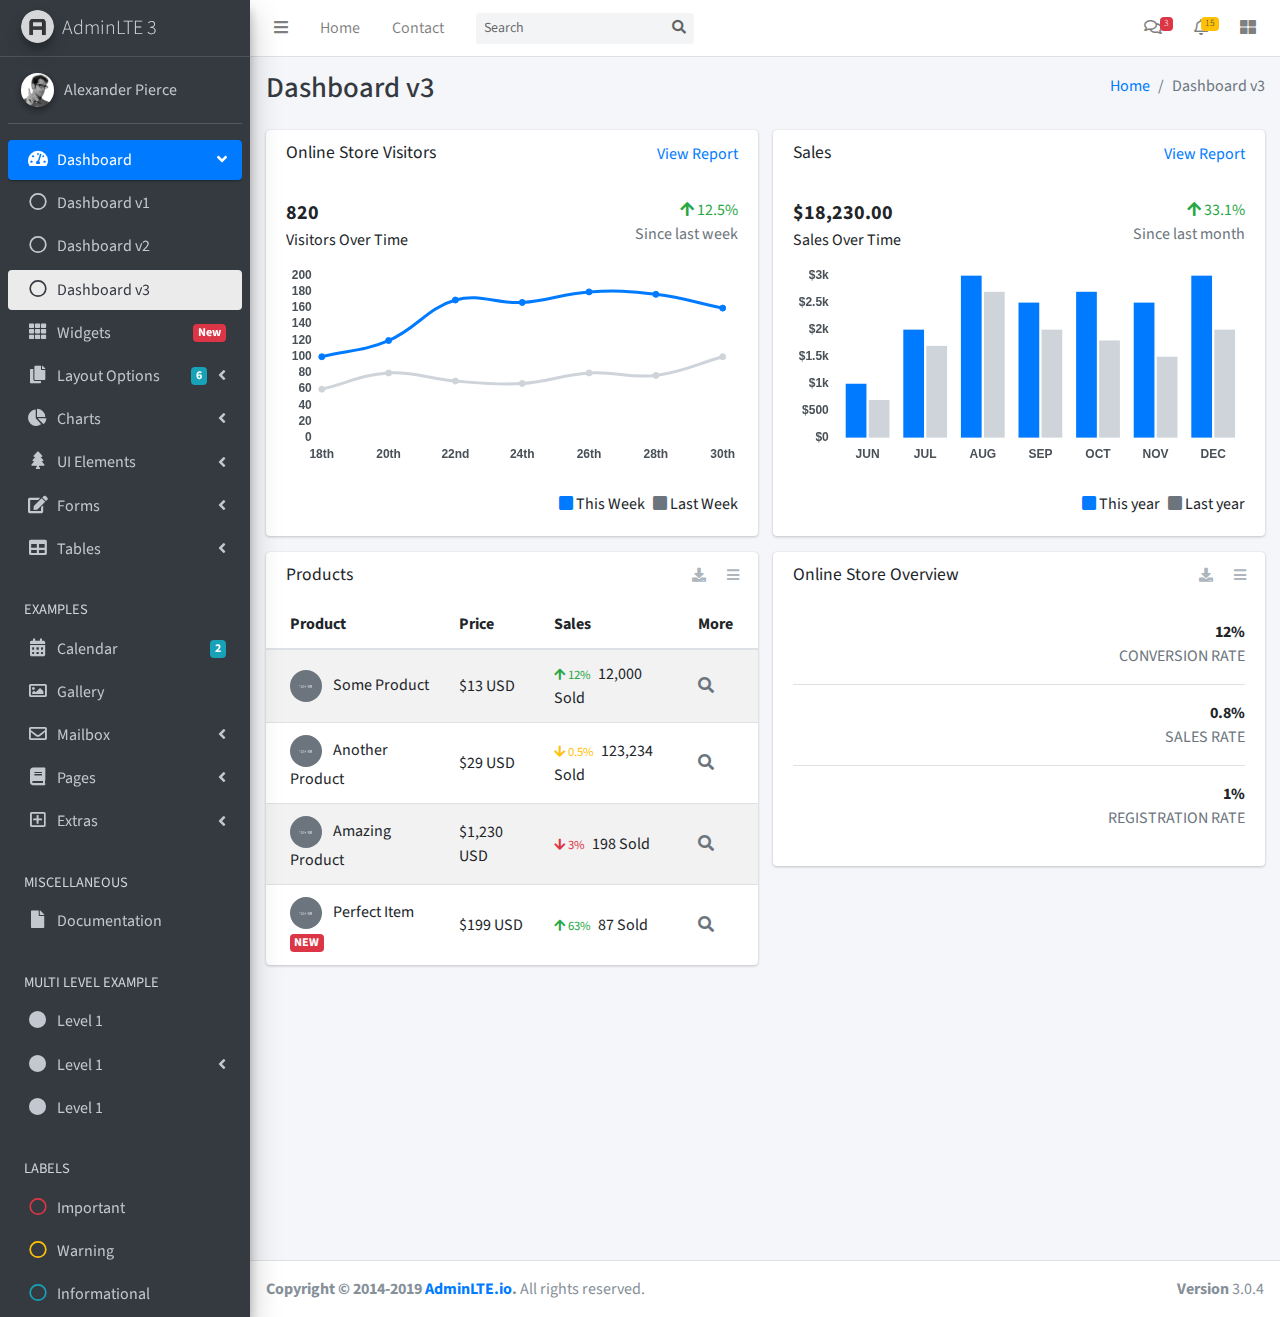
<file: YemekSiparisUygulamasi/AdminLTE-3.0.4/index3.html>
<!DOCTYPE html>
<html lang="en">
<head>
  <meta charset="utf-8">
  <meta name="viewport" content="width=device-width, initial-scale=1">
  <meta http-equiv="x-ua-compatible" content="ie=edge">

  <title>AdminLTE 3 | Dashboard 3</title>

  <!-- Font Awesome Icons -->
  <link rel="stylesheet" href="plugins/fontawesome-free/css/all.min.css">
  <!-- IonIcons -->
  <link rel="stylesheet" href="http://code.ionicframework.com/ionicons/2.0.1/css/ionicons.min.css">
  <!-- Theme style -->
  <link rel="stylesheet" href="dist/css/adminlte.min.css">
  <!-- Google Font: Source Sans Pro -->
  <link href="https://fonts.googleapis.com/css?family=Source+Sans+Pro:300,400,400i,700" rel="stylesheet">
</head>
<!--
BODY TAG OPTIONS:
=================
Apply one or more of the following classes to to the body tag
to get the desired effect
|---------------------------------------------------------|
|LAYOUT OPTIONS | sidebar-collapse                        |
|               | sidebar-mini                            |
|---------------------------------------------------------|
-->
<body class="hold-transition sidebar-mini">
<div class="wrapper">
  <!-- Navbar -->
  <nav class="main-header navbar navbar-expand navbar-white navbar-light">
    <!-- Left navbar links -->
    <ul class="navbar-nav">
      <li class="nav-item">
        <a class="nav-link" data-widget="pushmenu" href="#" role="button"><i class="fas fa-bars"></i></a>
      </li>
      <li class="nav-item d-none d-sm-inline-block">
        <a href="index3.html" class="nav-link">Home</a>
      </li>
      <li class="nav-item d-none d-sm-inline-block">
        <a href="#" class="nav-link">Contact</a>
      </li>
    </ul>

    <!-- SEARCH FORM -->
    <form class="form-inline ml-3">
      <div class="input-group input-group-sm">
        <input class="form-control form-control-navbar" type="search" placeholder="Search" aria-label="Search">
        <div class="input-group-append">
          <button class="btn btn-navbar" type="submit">
            <i class="fas fa-search"></i>
          </button>
        </div>
      </div>
    </form>

    <!-- Right navbar links -->
    <ul class="navbar-nav ml-auto">
      <!-- Messages Dropdown Menu -->
      <li class="nav-item dropdown">
        <a class="nav-link" data-toggle="dropdown" href="#">
          <i class="far fa-comments"></i>
          <span class="badge badge-danger navbar-badge">3</span>
        </a>
        <div class="dropdown-menu dropdown-menu-lg dropdown-menu-right">
          <a href="#" class="dropdown-item">
            <!-- Message Start -->
            <div class="media">
              <img src="dist/img/user1-128x128.jpg" alt="User Avatar" class="img-size-50 mr-3 img-circle">
              <div class="media-body">
                <h3 class="dropdown-item-title">
                  Brad Diesel
                  <span class="float-right text-sm text-danger"><i class="fas fa-star"></i></span>
                </h3>
                <p class="text-sm">Call me whenever you can...</p>
                <p class="text-sm text-muted"><i class="far fa-clock mr-1"></i> 4 Hours Ago</p>
              </div>
            </div>
            <!-- Message End -->
          </a>
          <div class="dropdown-divider"></div>
          <a href="#" class="dropdown-item">
            <!-- Message Start -->
            <div class="media">
              <img src="dist/img/user8-128x128.jpg" alt="User Avatar" class="img-size-50 img-circle mr-3">
              <div class="media-body">
                <h3 class="dropdown-item-title">
                  John Pierce
                  <span class="float-right text-sm text-muted"><i class="fas fa-star"></i></span>
                </h3>
                <p class="text-sm">I got your message bro</p>
                <p class="text-sm text-muted"><i class="far fa-clock mr-1"></i> 4 Hours Ago</p>
              </div>
            </div>
            <!-- Message End -->
          </a>
          <div class="dropdown-divider"></div>
          <a href="#" class="dropdown-item">
            <!-- Message Start -->
            <div class="media">
              <img src="dist/img/user3-128x128.jpg" alt="User Avatar" class="img-size-50 img-circle mr-3">
              <div class="media-body">
                <h3 class="dropdown-item-title">
                  Nora Silvester
                  <span class="float-right text-sm text-warning"><i class="fas fa-star"></i></span>
                </h3>
                <p class="text-sm">The subject goes here</p>
                <p class="text-sm text-muted"><i class="far fa-clock mr-1"></i> 4 Hours Ago</p>
              </div>
            </div>
            <!-- Message End -->
          </a>
          <div class="dropdown-divider"></div>
          <a href="#" class="dropdown-item dropdown-footer">See All Messages</a>
        </div>
      </li>
      <!-- Notifications Dropdown Menu -->
      <li class="nav-item dropdown">
        <a class="nav-link" data-toggle="dropdown" href="#">
          <i class="far fa-bell"></i>
          <span class="badge badge-warning navbar-badge">15</span>
        </a>
        <div class="dropdown-menu dropdown-menu-lg dropdown-menu-right">
          <span class="dropdown-item dropdown-header">15 Notifications</span>
          <div class="dropdown-divider"></div>
          <a href="#" class="dropdown-item">
            <i class="fas fa-envelope mr-2"></i> 4 new messages
            <span class="float-right text-muted text-sm">3 mins</span>
          </a>
          <div class="dropdown-divider"></div>
          <a href="#" class="dropdown-item">
            <i class="fas fa-users mr-2"></i> 8 friend requests
            <span class="float-right text-muted text-sm">12 hours</span>
          </a>
          <div class="dropdown-divider"></div>
          <a href="#" class="dropdown-item">
            <i class="fas fa-file mr-2"></i> 3 new reports
            <span class="float-right text-muted text-sm">2 days</span>
          </a>
          <div class="dropdown-divider"></div>
          <a href="#" class="dropdown-item dropdown-footer">See All Notifications</a>
        </div>
      </li>
      <li class="nav-item">
        <a class="nav-link" data-widget="control-sidebar" data-slide="true" href="#" role="button"><i
            class="fas fa-th-large"></i></a>
      </li>
    </ul>
  </nav>
  <!-- /.navbar -->

  <!-- Main Sidebar Container -->
  <aside class="main-sidebar sidebar-dark-primary elevation-4">
    <!-- Brand Logo -->
    <a href="index3.html" class="brand-link">
      <img src="dist/img/AdminLTELogo.png" alt="AdminLTE Logo" class="brand-image img-circle elevation-3"
           style="opacity: .8">
      <span class="brand-text font-weight-light">AdminLTE 3</span>
    </a>

    <!-- Sidebar -->
    <div class="sidebar">
      <!-- Sidebar user panel (optional) -->
      <div class="user-panel mt-3 pb-3 mb-3 d-flex">
        <div class="image">
          <img src="dist/img/user2-160x160.jpg" class="img-circle elevation-2" alt="User Image">
        </div>
        <div class="info">
          <a href="#" class="d-block">Alexander Pierce</a>
        </div>
      </div>

      <!-- Sidebar Menu -->
      <nav class="mt-2">
        <ul class="nav nav-pills nav-sidebar flex-column" data-widget="treeview" role="menu" data-accordion="false">
          <!-- Add icons to the links using the .nav-icon class
               with font-awesome or any other icon font library -->
          <li class="nav-item has-treeview menu-open">
            <a href="#" class="nav-link active">
              <i class="nav-icon fas fa-tachometer-alt"></i>
              <p>
                Dashboard
                <i class="right fas fa-angle-left"></i>
              </p>
            </a>
            <ul class="nav nav-treeview">
              <li class="nav-item">
                <a href="./index.html" class="nav-link">
                  <i class="far fa-circle nav-icon"></i>
                  <p>Dashboard v1</p>
                </a>
              </li>
              <li class="nav-item">
                <a href="./index2.html" class="nav-link">
                  <i class="far fa-circle nav-icon"></i>
                  <p>Dashboard v2</p>
                </a>
              </li>
              <li class="nav-item">
                <a href="./index3.html" class="nav-link active">
                  <i class="far fa-circle nav-icon"></i>
                  <p>Dashboard v3</p>
                </a>
              </li>
            </ul>
          </li>
          <li class="nav-item">
            <a href="pages/widgets.html" class="nav-link">
              <i class="nav-icon fas fa-th"></i>
              <p>
                Widgets
                <span class="right badge badge-danger">New</span>
              </p>
            </a>
          </li>
          <li class="nav-item has-treeview">
            <a href="#" class="nav-link">
              <i class="nav-icon fas fa-copy"></i>
              <p>
                Layout Options
                <i class="fas fa-angle-left right"></i>
                <span class="badge badge-info right">6</span>
              </p>
            </a>
            <ul class="nav nav-treeview">
              <li class="nav-item">
                <a href="pages/layout/top-nav.html" class="nav-link">
                  <i class="far fa-circle nav-icon"></i>
                  <p>Top Navigation</p>
                </a>
              </li>
              <li class="nav-item">
                <a href="pages/layout/top-nav-sidebar.html" class="nav-link">
                  <i class="far fa-circle nav-icon"></i>
                  <p>Top Navigation + Sidebar</p>
                </a>
              </li>
              <li class="nav-item">
                <a href="pages/layout/boxed.html" class="nav-link">
                  <i class="far fa-circle nav-icon"></i>
                  <p>Boxed</p>
                </a>
              </li>
              <li class="nav-item">
                <a href="pages/layout/fixed-sidebar.html" class="nav-link">
                  <i class="far fa-circle nav-icon"></i>
                  <p>Fixed Sidebar</p>
                </a>
              </li>
              <li class="nav-item">
                <a href="pages/layout/fixed-topnav.html" class="nav-link">
                  <i class="far fa-circle nav-icon"></i>
                  <p>Fixed Navbar</p>
                </a>
              </li>
              <li class="nav-item">
                <a href="pages/layout/fixed-footer.html" class="nav-link">
                  <i class="far fa-circle nav-icon"></i>
                  <p>Fixed Footer</p>
                </a>
              </li>
              <li class="nav-item">
                <a href="pages/layout/collapsed-sidebar.html" class="nav-link">
                  <i class="far fa-circle nav-icon"></i>
                  <p>Collapsed Sidebar</p>
                </a>
              </li>
            </ul>
          </li>
          <li class="nav-item has-treeview">
            <a href="#" class="nav-link">
              <i class="nav-icon fas fa-chart-pie"></i>
              <p>
                Charts
                <i class="right fas fa-angle-left"></i>
              </p>
            </a>
            <ul class="nav nav-treeview">
              <li class="nav-item">
                <a href="pages/charts/chartjs.html" class="nav-link">
                  <i class="far fa-circle nav-icon"></i>
                  <p>ChartJS</p>
                </a>
              </li>
              <li class="nav-item">
                <a href="pages/charts/flot.html" class="nav-link">
                  <i class="far fa-circle nav-icon"></i>
                  <p>Flot</p>
                </a>
              </li>
              <li class="nav-item">
                <a href="pages/charts/inline.html" class="nav-link">
                  <i class="far fa-circle nav-icon"></i>
                  <p>Inline</p>
                </a>
              </li>
            </ul>
          </li>
          <li class="nav-item has-treeview">
            <a href="#" class="nav-link">
              <i class="nav-icon fas fa-tree"></i>
              <p>
                UI Elements
                <i class="fas fa-angle-left right"></i>
              </p>
            </a>
            <ul class="nav nav-treeview">
              <li class="nav-item">
                <a href="pages/UI/general.html" class="nav-link">
                  <i class="far fa-circle nav-icon"></i>
                  <p>General</p>
                </a>
              </li>
              <li class="nav-item">
                <a href="pages/UI/icons.html" class="nav-link">
                  <i class="far fa-circle nav-icon"></i>
                  <p>Icons</p>
                </a>
              </li>
              <li class="nav-item">
                <a href="pages/UI/buttons.html" class="nav-link">
                  <i class="far fa-circle nav-icon"></i>
                  <p>Buttons</p>
                </a>
              </li>
              <li class="nav-item">
                <a href="pages/UI/sliders.html" class="nav-link">
                  <i class="far fa-circle nav-icon"></i>
                  <p>Sliders</p>
                </a>
              </li>
              <li class="nav-item">
                <a href="pages/UI/modals.html" class="nav-link">
                  <i class="far fa-circle nav-icon"></i>
                  <p>Modals & Alerts</p>
                </a>
              </li>
              <li class="nav-item">
                <a href="pages/UI/navbar.html" class="nav-link">
                  <i class="far fa-circle nav-icon"></i>
                  <p>Navbar & Tabs</p>
                </a>
              </li>
              <li class="nav-item">
                <a href="pages/UI/timeline.html" class="nav-link">
                  <i class="far fa-circle nav-icon"></i>
                  <p>Timeline</p>
                </a>
              </li>
              <li class="nav-item">
                <a href="pages/UI/ribbons.html" class="nav-link">
                  <i class="far fa-circle nav-icon"></i>
                  <p>Ribbons</p>
                </a>
              </li>
            </ul>
          </li>
          <li class="nav-item has-treeview">
            <a href="#" class="nav-link">
              <i class="nav-icon fas fa-edit"></i>
              <p>
                Forms
                <i class="fas fa-angle-left right"></i>
              </p>
            </a>
            <ul class="nav nav-treeview">
              <li class="nav-item">
                <a href="pages/forms/general.html" class="nav-link">
                  <i class="far fa-circle nav-icon"></i>
                  <p>General Elements</p>
                </a>
              </li>
              <li class="nav-item">
                <a href="pages/forms/advanced.html" class="nav-link">
                  <i class="far fa-circle nav-icon"></i>
                  <p>Advanced Elements</p>
                </a>
              </li>
              <li class="nav-item">
                <a href="pages/forms/editors.html" class="nav-link">
                  <i class="far fa-circle nav-icon"></i>
                  <p>Editors</p>
                </a>
              </li>
              <li class="nav-item">
                <a href="pages/forms/validation.html" class="nav-link">
                  <i class="far fa-circle nav-icon"></i>
                  <p>Validation</p>
                </a>
              </li>
            </ul>
          </li>
          <li class="nav-item has-treeview">
            <a href="#" class="nav-link">
              <i class="nav-icon fas fa-table"></i>
              <p>
                Tables
                <i class="fas fa-angle-left right"></i>
              </p>
            </a>
            <ul class="nav nav-treeview">
              <li class="nav-item">
                <a href="pages/tables/simple.html" class="nav-link">
                  <i class="far fa-circle nav-icon"></i>
                  <p>Simple Tables</p>
                </a>
              </li>
              <li class="nav-item">
                <a href="pages/tables/data.html" class="nav-link">
                  <i class="far fa-circle nav-icon"></i>
                  <p>DataTables</p>
                </a>
              </li>
              <li class="nav-item">
                <a href="pages/tables/jsgrid.html" class="nav-link">
                  <i class="far fa-circle nav-icon"></i>
                  <p>jsGrid</p>
                </a>
              </li>
            </ul>
          </li>
          <li class="nav-header">EXAMPLES</li>
          <li class="nav-item">
            <a href="pages/calendar.html" class="nav-link">
              <i class="nav-icon fas fa-calendar-alt"></i>
              <p>
                Calendar
                <span class="badge badge-info right">2</span>
              </p>
            </a>
          </li>
          <li class="nav-item">
            <a href="pages/gallery.html" class="nav-link">
              <i class="nav-icon far fa-image"></i>
              <p>
                Gallery
              </p>
            </a>
          </li>
          <li class="nav-item has-treeview">
            <a href="#" class="nav-link">
              <i class="nav-icon far fa-envelope"></i>
              <p>
                Mailbox
                <i class="fas fa-angle-left right"></i>
              </p>
            </a>
            <ul class="nav nav-treeview">
              <li class="nav-item">
                <a href="pages/mailbox/mailbox.html" class="nav-link">
                  <i class="far fa-circle nav-icon"></i>
                  <p>Inbox</p>
                </a>
              </li>
              <li class="nav-item">
                <a href="pages/mailbox/compose.html" class="nav-link">
                  <i class="far fa-circle nav-icon"></i>
                  <p>Compose</p>
                </a>
              </li>
              <li class="nav-item">
                <a href="pages/mailbox/read-mail.html" class="nav-link">
                  <i class="far fa-circle nav-icon"></i>
                  <p>Read</p>
                </a>
              </li>
            </ul>
          </li>
          <li class="nav-item has-treeview">
            <a href="#" class="nav-link">
              <i class="nav-icon fas fa-book"></i>
              <p>
                Pages
                <i class="fas fa-angle-left right"></i>
              </p>
            </a>
            <ul class="nav nav-treeview">
              <li class="nav-item">
                <a href="pages/examples/invoice.html" class="nav-link">
                  <i class="far fa-circle nav-icon"></i>
                  <p>Invoice</p>
                </a>
              </li>
              <li class="nav-item">
                <a href="pages/examples/profile.html" class="nav-link">
                  <i class="far fa-circle nav-icon"></i>
                  <p>Profile</p>
                </a>
              </li>
              <li class="nav-item">
                <a href="pages/examples/e-commerce.html" class="nav-link">
                  <i class="far fa-circle nav-icon"></i>
                  <p>E-commerce</p>
                </a>
              </li>
              <li class="nav-item">
                <a href="pages/examples/projects.html" class="nav-link">
                  <i class="far fa-circle nav-icon"></i>
                  <p>Projects</p>
                </a>
              </li>
              <li class="nav-item">
                <a href="pages/examples/project-add.html" class="nav-link">
                  <i class="far fa-circle nav-icon"></i>
                  <p>Project Add</p>
                </a>
              </li>
              <li class="nav-item">
                <a href="pages/examples/project-edit.html" class="nav-link">
                  <i class="far fa-circle nav-icon"></i>
                  <p>Project Edit</p>
                </a>
              </li>
              <li class="nav-item">
                <a href="pages/examples/project-detail.html" class="nav-link">
                  <i class="far fa-circle nav-icon"></i>
                  <p>Project Detail</p>
                </a>
              </li>
              <li class="nav-item">
                <a href="pages/examples/contacts.html" class="nav-link">
                  <i class="far fa-circle nav-icon"></i>
                  <p>Contacts</p>
                </a>
              </li>
            </ul>
          </li>
          <li class="nav-item has-treeview">
            <a href="#" class="nav-link">
              <i class="nav-icon far fa-plus-square"></i>
              <p>
                Extras
                <i class="fas fa-angle-left right"></i>
              </p>
            </a>
            <ul class="nav nav-treeview">
              <li class="nav-item">
                <a href="pages/examples/login.html" class="nav-link">
                  <i class="far fa-circle nav-icon"></i>
                  <p>Login</p>
                </a>
              </li>
              <li class="nav-item">
                <a href="pages/examples/register.html" class="nav-link">
                  <i class="far fa-circle nav-icon"></i>
                  <p>Register</p>
                </a>
              </li>
              <li class="nav-item">
                <a href="pages/examples/forgot-password.html" class="nav-link">
                  <i class="far fa-circle nav-icon"></i>
                  <p>Forgot Password</p>
                </a>
              </li>
              <li class="nav-item">
                <a href="pages/examples/recover-password.html" class="nav-link">
                  <i class="far fa-circle nav-icon"></i>
                  <p>Recover Password</p>
                </a>
              </li>
              <li class="nav-item">
                <a href="pages/examples/lockscreen.html" class="nav-link">
                  <i class="far fa-circle nav-icon"></i>
                  <p>Lockscreen</p>
                </a>
              </li>
              <li class="nav-item">
                <a href="pages/examples/legacy-user-menu.html" class="nav-link">
                  <i class="far fa-circle nav-icon"></i>
                  <p>Legacy User Menu</p>
                </a>
              </li>
              <li class="nav-item">
                <a href="pages/examples/language-menu.html" class="nav-link">
                  <i class="far fa-circle nav-icon"></i>
                  <p>Language Menu</p>
                </a>
              </li>
              <li class="nav-item">
                <a href="pages/examples/404.html" class="nav-link">
                  <i class="far fa-circle nav-icon"></i>
                  <p>Error 404</p>
                </a>
              </li>
              <li class="nav-item">
                <a href="pages/examples/500.html" class="nav-link">
                  <i class="far fa-circle nav-icon"></i>
                  <p>Error 500</p>
                </a>
              </li>
              <li class="nav-item">
                <a href="pages/examples/pace.html" class="nav-link">
                  <i class="far fa-circle nav-icon"></i>
                  <p>Pace</p>
                </a>
              </li>
              <li class="nav-item">
                <a href="pages/examples/blank.html" class="nav-link">
                  <i class="far fa-circle nav-icon"></i>
                  <p>Blank Page</p>
                </a>
              </li>
              <li class="nav-item">
                <a href="starter.html" class="nav-link">
                  <i class="far fa-circle nav-icon"></i>
                  <p>Starter Page</p>
                </a>
              </li>
            </ul>
          </li>
          <li class="nav-header">MISCELLANEOUS</li>
          <li class="nav-item">
            <a href="https://adminlte.io/docs/3.0" class="nav-link">
              <i class="nav-icon fas fa-file"></i>
              <p>Documentation</p>
            </a>
          </li>
          <li class="nav-header">MULTI LEVEL EXAMPLE</li>
          <li class="nav-item">
            <a href="#" class="nav-link">
              <i class="fas fa-circle nav-icon"></i>
              <p>Level 1</p>
            </a>
          </li>
          <li class="nav-item has-treeview">
            <a href="#" class="nav-link">
              <i class="nav-icon fas fa-circle"></i>
              <p>
                Level 1
                <i class="right fas fa-angle-left"></i>
              </p>
            </a>
            <ul class="nav nav-treeview">
              <li class="nav-item">
                <a href="#" class="nav-link">
                  <i class="far fa-circle nav-icon"></i>
                  <p>Level 2</p>
                </a>
              </li>
              <li class="nav-item has-treeview">
                <a href="#" class="nav-link">
                  <i class="far fa-circle nav-icon"></i>
                  <p>
                    Level 2
                    <i class="right fas fa-angle-left"></i>
                  </p>
                </a>
                <ul class="nav nav-treeview">
                  <li class="nav-item">
                    <a href="#" class="nav-link">
                      <i class="far fa-dot-circle nav-icon"></i>
                      <p>Level 3</p>
                    </a>
                  </li>
                  <li class="nav-item">
                    <a href="#" class="nav-link">
                      <i class="far fa-dot-circle nav-icon"></i>
                      <p>Level 3</p>
                    </a>
                  </li>
                  <li class="nav-item">
                    <a href="#" class="nav-link">
                      <i class="far fa-dot-circle nav-icon"></i>
                      <p>Level 3</p>
                    </a>
                  </li>
                </ul>
              </li>
              <li class="nav-item">
                <a href="#" class="nav-link">
                  <i class="far fa-circle nav-icon"></i>
                  <p>Level 2</p>
                </a>
              </li>
            </ul>
          </li>
          <li class="nav-item">
            <a href="#" class="nav-link">
              <i class="fas fa-circle nav-icon"></i>
              <p>Level 1</p>
            </a>
          </li>
          <li class="nav-header">LABELS</li>
          <li class="nav-item">
            <a href="#" class="nav-link">
              <i class="nav-icon far fa-circle text-danger"></i>
              <p class="text">Important</p>
            </a>
          </li>
          <li class="nav-item">
            <a href="#" class="nav-link">
              <i class="nav-icon far fa-circle text-warning"></i>
              <p>Warning</p>
            </a>
          </li>
          <li class="nav-item">
            <a href="#" class="nav-link">
              <i class="nav-icon far fa-circle text-info"></i>
              <p>Informational</p>
            </a>
          </li>
        </ul>
      </nav>
      <!-- /.sidebar-menu -->
    </div>
    <!-- /.sidebar -->
  </aside>

  <!-- Content Wrapper. Contains page content -->
  <div class="content-wrapper">
    <!-- Content Header (Page header) -->
    <div class="content-header">
      <div class="container-fluid">
        <div class="row mb-2">
          <div class="col-sm-6">
            <h1 class="m-0 text-dark">Dashboard v3</h1>
          </div><!-- /.col -->
          <div class="col-sm-6">
            <ol class="breadcrumb float-sm-right">
              <li class="breadcrumb-item"><a href="#">Home</a></li>
              <li class="breadcrumb-item active">Dashboard v3</li>
            </ol>
          </div><!-- /.col -->
        </div><!-- /.row -->
      </div><!-- /.container-fluid -->
    </div>
    <!-- /.content-header -->

    <!-- Main content -->
    <div class="content">
      <div class="container-fluid">
        <div class="row">
          <div class="col-lg-6">
            <div class="card">
              <div class="card-header border-0">
                <div class="d-flex justify-content-between">
                  <h3 class="card-title">Online Store Visitors</h3>
                  <a href="javascript:void(0);">View Report</a>
                </div>
              </div>
              <div class="card-body">
                <div class="d-flex">
                  <p class="d-flex flex-column">
                    <span class="text-bold text-lg">820</span>
                    <span>Visitors Over Time</span>
                  </p>
                  <p class="ml-auto d-flex flex-column text-right">
                    <span class="text-success">
                      <i class="fas fa-arrow-up"></i> 12.5%
                    </span>
                    <span class="text-muted">Since last week</span>
                  </p>
                </div>
                <!-- /.d-flex -->

                <div class="position-relative mb-4">
                  <canvas id="visitors-chart" height="200"></canvas>
                </div>

                <div class="d-flex flex-row justify-content-end">
                  <span class="mr-2">
                    <i class="fas fa-square text-primary"></i> This Week
                  </span>

                  <span>
                    <i class="fas fa-square text-gray"></i> Last Week
                  </span>
                </div>
              </div>
            </div>
            <!-- /.card -->

            <div class="card">
              <div class="card-header border-0">
                <h3 class="card-title">Products</h3>
                <div class="card-tools">
                  <a href="#" class="btn btn-tool btn-sm">
                    <i class="fas fa-download"></i>
                  </a>
                  <a href="#" class="btn btn-tool btn-sm">
                    <i class="fas fa-bars"></i>
                  </a>
                </div>
              </div>
              <div class="card-body table-responsive p-0">
                <table class="table table-striped table-valign-middle">
                  <thead>
                  <tr>
                    <th>Product</th>
                    <th>Price</th>
                    <th>Sales</th>
                    <th>More</th>
                  </tr>
                  </thead>
                  <tbody>
                  <tr>
                    <td>
                      <img src="dist/img/default-150x150.png" alt="Product 1" class="img-circle img-size-32 mr-2">
                      Some Product
                    </td>
                    <td>$13 USD</td>
                    <td>
                      <small class="text-success mr-1">
                        <i class="fas fa-arrow-up"></i>
                        12%
                      </small>
                      12,000 Sold
                    </td>
                    <td>
                      <a href="#" class="text-muted">
                        <i class="fas fa-search"></i>
                      </a>
                    </td>
                  </tr>
                  <tr>
                    <td>
                      <img src="dist/img/default-150x150.png" alt="Product 1" class="img-circle img-size-32 mr-2">
                      Another Product
                    </td>
                    <td>$29 USD</td>
                    <td>
                      <small class="text-warning mr-1">
                        <i class="fas fa-arrow-down"></i>
                        0.5%
                      </small>
                      123,234 Sold
                    </td>
                    <td>
                      <a href="#" class="text-muted">
                        <i class="fas fa-search"></i>
                      </a>
                    </td>
                  </tr>
                  <tr>
                    <td>
                      <img src="dist/img/default-150x150.png" alt="Product 1" class="img-circle img-size-32 mr-2">
                      Amazing Product
                    </td>
                    <td>$1,230 USD</td>
                    <td>
                      <small class="text-danger mr-1">
                        <i class="fas fa-arrow-down"></i>
                        3%
                      </small>
                      198 Sold
                    </td>
                    <td>
                      <a href="#" class="text-muted">
                        <i class="fas fa-search"></i>
                      </a>
                    </td>
                  </tr>
                  <tr>
                    <td>
                      <img src="dist/img/default-150x150.png" alt="Product 1" class="img-circle img-size-32 mr-2">
                      Perfect Item
                      <span class="badge bg-danger">NEW</span>
                    </td>
                    <td>$199 USD</td>
                    <td>
                      <small class="text-success mr-1">
                        <i class="fas fa-arrow-up"></i>
                        63%
                      </small>
                      87 Sold
                    </td>
                    <td>
                      <a href="#" class="text-muted">
                        <i class="fas fa-search"></i>
                      </a>
                    </td>
                  </tr>
                  </tbody>
                </table>
              </div>
            </div>
            <!-- /.card -->
          </div>
          <!-- /.col-md-6 -->
          <div class="col-lg-6">
            <div class="card">
              <div class="card-header border-0">
                <div class="d-flex justify-content-between">
                  <h3 class="card-title">Sales</h3>
                  <a href="javascript:void(0);">View Report</a>
                </div>
              </div>
              <div class="card-body">
                <div class="d-flex">
                  <p class="d-flex flex-column">
                    <span class="text-bold text-lg">$18,230.00</span>
                    <span>Sales Over Time</span>
                  </p>
                  <p class="ml-auto d-flex flex-column text-right">
                    <span class="text-success">
                      <i class="fas fa-arrow-up"></i> 33.1%
                    </span>
                    <span class="text-muted">Since last month</span>
                  </p>
                </div>
                <!-- /.d-flex -->

                <div class="position-relative mb-4">
                  <canvas id="sales-chart" height="200"></canvas>
                </div>

                <div class="d-flex flex-row justify-content-end">
                  <span class="mr-2">
                    <i class="fas fa-square text-primary"></i> This year
                  </span>

                  <span>
                    <i class="fas fa-square text-gray"></i> Last year
                  </span>
                </div>
              </div>
            </div>
            <!-- /.card -->

            <div class="card">
              <div class="card-header border-0">
                <h3 class="card-title">Online Store Overview</h3>
                <div class="card-tools">
                  <a href="#" class="btn btn-sm btn-tool">
                    <i class="fas fa-download"></i>
                  </a>
                  <a href="#" class="btn btn-sm btn-tool">
                    <i class="fas fa-bars"></i>
                  </a>
                </div>
              </div>
              <div class="card-body">
                <div class="d-flex justify-content-between align-items-center border-bottom mb-3">
                  <p class="text-success text-xl">
                    <i class="ion ion-ios-refresh-empty"></i>
                  </p>
                  <p class="d-flex flex-column text-right">
                    <span class="font-weight-bold">
                      <i class="ion ion-android-arrow-up text-success"></i> 12%
                    </span>
                    <span class="text-muted">CONVERSION RATE</span>
                  </p>
                </div>
                <!-- /.d-flex -->
                <div class="d-flex justify-content-between align-items-center border-bottom mb-3">
                  <p class="text-warning text-xl">
                    <i class="ion ion-ios-cart-outline"></i>
                  </p>
                  <p class="d-flex flex-column text-right">
                    <span class="font-weight-bold">
                      <i class="ion ion-android-arrow-up text-warning"></i> 0.8%
                    </span>
                    <span class="text-muted">SALES RATE</span>
                  </p>
                </div>
                <!-- /.d-flex -->
                <div class="d-flex justify-content-between align-items-center mb-0">
                  <p class="text-danger text-xl">
                    <i class="ion ion-ios-people-outline"></i>
                  </p>
                  <p class="d-flex flex-column text-right">
                    <span class="font-weight-bold">
                      <i class="ion ion-android-arrow-down text-danger"></i> 1%
                    </span>
                    <span class="text-muted">REGISTRATION RATE</span>
                  </p>
                </div>
                <!-- /.d-flex -->
              </div>
            </div>
          </div>
          <!-- /.col-md-6 -->
        </div>
        <!-- /.row -->
      </div>
      <!-- /.container-fluid -->
    </div>
    <!-- /.content -->
  </div>
  <!-- /.content-wrapper -->

  <!-- Control Sidebar -->
  <aside class="control-sidebar control-sidebar-dark">
    <!-- Control sidebar content goes here -->
  </aside>
  <!-- /.control-sidebar -->

  <!-- Main Footer -->
  <footer class="main-footer">
    <strong>Copyright &copy; 2014-2019 <a href="http://adminlte.io">AdminLTE.io</a>.</strong>
    All rights reserved.
    <div class="float-right d-none d-sm-inline-block">
      <b>Version</b> 3.0.4
    </div>
  </footer>
</div>
<!-- ./wrapper -->

<!-- REQUIRED SCRIPTS -->

<!-- jQuery -->
<script src="plugins/jquery/jquery.min.js"></script>
<!-- Bootstrap -->
<script src="plugins/bootstrap/js/bootstrap.bundle.min.js"></script>
<!-- AdminLTE -->
<script src="dist/js/adminlte.js"></script>

<!-- OPTIONAL SCRIPTS -->
<script src="plugins/chart.js/Chart.min.js"></script>
<script src="dist/js/demo.js"></script>
<script src="dist/js/pages/dashboard3.js"></script>
</body>
</html>
</file>
<file: YemekSiparisUygulamasi/AdminLTE-3.0.4/plugins/daterangepicker/daterangepicker.css>
.daterangepicker {
  position: absolute;
  color: inherit;
  background-color: #fff;
  border-radius: 4px;
  border: 1px solid #ddd;
  width: 278px;
  max-width: none;
  padding: 0;
  margin-top: 7px;
  top: 100px;
  left: 20px;
  z-index: 3001;
  display: none;
  font-family: arial;
  font-size: 15px;
  line-height: 1em;
}

.daterangepicker:before, .daterangepicker:after {
  position: absolute;
  display: inline-block;
  border-bottom-color: rgba(0, 0, 0, 0.2);
  content: '';
}

.daterangepicker:before {
  top: -7px;
  border-right: 7px solid transparent;
  border-left: 7px solid transparent;
  border-bottom: 7px solid #ccc;
}

.daterangepicker:after {
  top: -6px;
  border-right: 6px solid transparent;
  border-bottom: 6px solid #fff;
  border-left: 6px solid transparent;
}

.daterangepicker.opensleft:before {
  right: 9px;
}

.daterangepicker.opensleft:after {
  right: 10px;
}

.daterangepicker.openscenter:before {
  left: 0;
  right: 0;
  width: 0;
  margin-left: auto;
  margin-right: auto;
}

.daterangepicker.openscenter:after {
  left: 0;
  right: 0;
  width: 0;
  margin-left: auto;
  margin-right: auto;
}

.daterangepicker.opensright:before {
  left: 9px;
}

.daterangepicker.opensright:after {
  left: 10px;
}

.daterangepicker.drop-up {
  margin-top: -7px;
}

.daterangepicker.drop-up:before {
  top: initial;
  bottom: -7px;
  border-bottom: initial;
  border-top: 7px solid #ccc;
}

.daterangepicker.drop-up:after {
  top: initial;
  bottom: -6px;
  border-bottom: initial;
  border-top: 6px solid #fff;
}

.daterangepicker.single .daterangepicker .ranges, .daterangepicker.single .drp-calendar {
  float: none;
}

.daterangepicker.single .drp-selected {
  display: none;
}

.daterangepicker.show-calendar .drp-calendar {
  display: block;
}

.daterangepicker.show-calendar .drp-buttons {
  display: block;
}

.daterangepicker.auto-apply .drp-buttons {
  display: none;
}

.daterangepicker .drp-calendar {
  display: none;
  max-width: 270px;
}

.daterangepicker .drp-calendar.left {
  padding: 8px 0 8px 8px;
}

.daterangepicker .drp-calendar.right {
  padding: 8px;
}

.daterangepicker .drp-calendar.single .calendar-table {
  border: none;
}

.daterangepicker .calendar-table .next span, .daterangepicker .calendar-table .prev span {
  color: #fff;
  border: solid black;
  border-width: 0 2px 2px 0;
  border-radius: 0;
  display: inline-block;
  padding: 3px;
}

.daterangepicker .calendar-table .next span {
  transform: rotate(-45deg);
  -webkit-transform: rotate(-45deg);
}

.daterangepicker .calendar-table .prev span {
  transform: rotate(135deg);
  -webkit-transform: rotate(135deg);
}

.daterangepicker .calendar-table th, .daterangepicker .calendar-table td {
  white-space: nowrap;
  text-align: center;
  vertical-align: middle;
  min-width: 32px;
  width: 32px;
  height: 24px;
  line-height: 24px;
  font-size: 12px;
  border-radius: 4px;
  border: 1px solid transparent;
  white-space: nowrap;
  cursor: pointer;
}

.daterangepicker .calendar-table {
  border: 1px solid #fff;
  border-radius: 4px;
  background-color: #fff;
}

.daterangepicker .calendar-table table {
  width: 100%;
  margin: 0;
  border-spacing: 0;
  border-collapse: collapse;
}

.daterangepicker td.available:hover, .daterangepicker th.available:hover {
  background-color: #eee;
  border-color: transparent;
  color: inherit;
}

.daterangepicker td.week, .daterangepicker th.week {
  font-size: 80%;
  color: #ccc;
}

.daterangepicker td.off, .daterangepicker td.off.in-range, .daterangepicker td.off.start-date, .daterangepicker td.off.end-date {
  background-color: #fff;
  border-color: transparent;
  color: #999;
}

.daterangepicker td.in-range {
  background-color: #ebf4f8;
  border-color: transparent;
  color: #000;
  border-radius: 0;
}

.daterangepicker td.start-date {
  border-radius: 4px 0 0 4px;
}

.daterangepicker td.end-date {
  border-radius: 0 4px 4px 0;
}

.daterangepicker td.start-date.end-date {
  border-radius: 4px;
}

.daterangepicker td.active, .daterangepicker td.active:hover {
  background-color: #357ebd;
  border-color: transparent;
  color: #fff;
}

.daterangepicker th.month {
  width: auto;
}

.daterangepicker td.disabled, .daterangepicker option.disabled {
  color: #999;
  cursor: not-allowed;
  text-decoration: line-through;
}

.daterangepicker select.monthselect, .daterangepicker select.yearselect {
  font-size: 12px;
  padding: 1px;
  height: auto;
  margin: 0;
  cursor: default;
}

.daterangepicker select.monthselect {
  margin-right: 2%;
  width: 56%;
}

.daterangepicker select.yearselect {
  width: 40%;
}

.daterangepicker select.hourselect, .daterangepicker select.minuteselect, .daterangepicker select.secondselect, .daterangepicker select.ampmselect {
  width: 50px;
  margin: 0 auto;
  background: #eee;
  border: 1px solid #eee;
  padding: 2px;
  outline: 0;
  font-size: 12px;
}

.daterangepicker .calendar-time {
  text-align: center;
  margin: 4px auto 0 auto;
  line-height: 30px;
  position: relative;
}

.daterangepicker .calendar-time select.disabled {
  color: #ccc;
  cursor: not-allowed;
}

.daterangepicker .drp-buttons {
  clear: both;
  text-align: right;
  padding: 8px;
  border-top: 1px solid #ddd;
  display: none;
  line-height: 12px;
  vertical-align: middle;
}

.daterangepicker .drp-selected {
  display: inline-block;
  font-size: 12px;
  padding-right: 8px;
}

.daterangepicker .drp-buttons .btn {
  margin-left: 8px;
  font-size: 12px;
  font-weight: bold;
  padding: 4px 8px;
}

.daterangepicker.show-ranges.single.rtl .drp-calendar.left {
  border-right: 1px solid #ddd;
}

.daterangepicker.show-ranges.single.ltr .drp-calendar.left {
  border-left: 1px solid #ddd;
}

.daterangepicker.show-ranges.rtl .drp-calendar.right {
  border-right: 1px solid #ddd;
}

.daterangepicker.show-ranges.ltr .drp-calendar.left {
  border-left: 1px solid #ddd;
}

.daterangepicker .ranges {
  float: none;
  text-align: left;
  margin: 0;
}

.daterangepicker.show-calendar .ranges {
  margin-top: 8px;
}

.daterangepicker .ranges ul {
  list-style: none;
  margin: 0 auto;
  padding: 0;
  width: 100%;
}

.daterangepicker .ranges li {
  font-size: 12px;
  padding: 8px 12px;
  cursor: pointer;
}

.daterangepicker .ranges li:hover {
  background-color: #eee;
}

.daterangepicker .ranges li.active {
  background-color: #08c;
  color: #fff;
}

/*  Larger Screen Styling */
@media (min-width: 564px) {
  .daterangepicker {
    width: auto;
  }

  .daterangepicker .ranges ul {
    width: 140px;
  }

  .daterangepicker.single .ranges ul {
    width: 100%;
  }

  .daterangepicker.single .drp-calendar.left {
    clear: none;
  }

  .daterangepicker.single .ranges, .daterangepicker.single .drp-calendar {
    float: left;
  }

  .daterangepicker {
    direction: ltr;
    text-align: left;
  }

  .daterangepicker .drp-calendar.left {
    clear: left;
    margin-right: 0;
  }

  .daterangepicker .drp-calendar.left .calendar-table {
    border-right: none;
    border-top-right-radius: 0;
    border-bottom-right-radius: 0;
  }

  .daterangepicker .drp-calendar.right {
    margin-left: 0;
  }

  .daterangepicker .drp-calendar.right .calendar-table {
    border-left: none;
    border-top-left-radius: 0;
    border-bottom-left-radius: 0;
  }

  .daterangepicker .drp-calendar.left .calendar-table {
    padding-right: 8px;
  }

  .daterangepicker .ranges, .daterangepicker .drp-calendar {
    float: left;
  }
}

@media (min-width: 730px) {
  .daterangepicker .ranges {
    width: auto;
  }

  .daterangepicker .ranges {
    float: left;
  }

  .daterangepicker.rtl .ranges {
    float: right;
  }

  .daterangepicker .drp-calendar.left {
    clear: none !important;
  }
}
</file>
<file: YemekSiparisUygulamasi/AdminLTE-3.0.4/plugins/summernote/summernote-bs4.css>
/*!
 * 
 * Super simple wysiwyg editor v0.8.16
 * https://summernote.org
 * 
 * 
 * Copyright 2013- Alan Hong. and other contributors
 * summernote may be freely distributed under the MIT license.
 * 
 * Date: 2020-02-19T09:12Z
 * 
 */
@font-face {
  font-family: "summernote";
  font-style: normal;
  font-weight: 400;
  font-display: auto;
  src: url(font/summernote.eot);
  src: url(font/summernote.eot?#iefix) format("embedded-opentype"), url(font/summernote.woff2) format("woff2"), url(font/summernote.woff) format("woff"), url(font/summernote.ttf) format("truetype");}


[class^="note-icon"]:before,
[class*=" note-icon"]:before {
  display: inline-block;
  font-family: summernote;
  font-style: normal;
  font-size: inherit;
  text-decoration: inherit;
  text-rendering: auto;
  text-transform: none;
  vertical-align: middle;
  -moz-osx-font-smoothing: grayscale;
  -webkit-font-smoothing: antialiased;
  speak: none;
}


.note-icon-fw {
  text-align: center;
  width: 1.25em;
}

.note-icon-border {
  border: solid 0.08em #eee;
  border-radius: 0.1em;
  padding: 0.2em 0.25em 0.15em;
}

.note-icon-pull-left {
  float: left;
}

.note-icon-pull-right {
  float: right;
}

.note-icon.note-icon-pull-left {
  margin-right: 0.3em;
}

.note-icon.note-icon-pull-right {
  margin-left: 0.3em;
}


.note-icon-align::before {
  content: "\ea01";
}

.note-icon-align-center::before {
  content: "\ea02";
}

.note-icon-align-indent::before {
  content: "\ea03";
}

.note-icon-align-justify::before {
  content: "\ea04";
}

.note-icon-align-left::before {
  content: "\ea05";
}

.note-icon-align-outdent::before {
  content: "\ea06";
}

.note-icon-align-right::before {
  content: "\ea07";
}

.note-icon-arrow-circle-down::before {
  content: "\ea08";
}

.note-icon-arrow-circle-left::before {
  content: "\ea09";
}

.note-icon-arrow-circle-right::before {
  content: "\ea0a";
}

.note-icon-arrow-circle-up::before {
  content: "\ea0b";
}

.note-icon-arrows-alt::before {
  content: "\ea0c";
}

.note-icon-arrows-h::before {
  content: "\ea0d";
}

.note-icon-arrows-v::before {
  content: "\ea0e";
}

.note-icon-bold::before {
  content: "\ea0f";
}

.note-icon-caret::before {
  content: "\ea10";
}

.note-icon-chain-broken::before {
  content: "\ea11";
}

.note-icon-circle::before {
  content: "\ea12";
}

.note-icon-close::before {
  content: "\ea13";
}

.note-icon-code::before {
  content: "\ea14";
}

.note-icon-col-after::before {
  content: "\ea15";
}

.note-icon-col-before::before {
  content: "\ea16";
}

.note-icon-col-remove::before {
  content: "\ea17";
}

.note-icon-eraser::before {
  content: "\ea18";
}

.note-icon-float-left::before {
  content: "\ea19";
}

.note-icon-float-none::before {
  content: "\ea1a";
}

.note-icon-float-right::before {
  content: "\ea1b";
}

.note-icon-font::before {
  content: "\ea1c";
}

.note-icon-frame::before {
  content: "\ea1d";
}

.note-icon-italic::before {
  content: "\ea1e";
}

.note-icon-link::before {
  content: "\ea1f";
}

.note-icon-magic::before {
  content: "\ea20";
}

.note-icon-menu-check::before {
  content: "\ea21";
}

.note-icon-minus::before {
  content: "\ea22";
}

.note-icon-orderedlist::before {
  content: "\ea23";
}

.note-icon-pencil::before {
  content: "\ea24";
}

.note-icon-picture::before {
  content: "\ea25";
}

.note-icon-question::before {
  content: "\ea26";
}

.note-icon-redo::before {
  content: "\ea27";
}

.note-icon-rollback::before {
  content: "\ea28";
}

.note-icon-row-above::before {
  content: "\ea29";
}

.note-icon-row-below::before {
  content: "\ea2a";
}

.note-icon-row-remove::before {
  content: "\ea2b";
}

.note-icon-special-character::before {
  content: "\ea2c";
}

.note-icon-square::before {
  content: "\ea2d";
}

.note-icon-strikethrough::before {
  content: "\ea2e";
}

.note-icon-subscript::before {
  content: "\ea2f";
}

.note-icon-summernote::before {
  content: "\ea30";
}

.note-icon-superscript::before {
  content: "\ea31";
}

.note-icon-table::before {
  content: "\ea32";
}

.note-icon-text-height::before {
  content: "\ea33";
}

.note-icon-trash::before {
  content: "\ea34";
}

.note-icon-underline::before {
  content: "\ea35";
}

.note-icon-undo::before {
  content: "\ea36";
}

.note-icon-unorderedlist::before {
  content: "\ea37";
}

.note-icon-video::before {
  content: "\ea38";
}


.note-editor{position:relative}.note-editor .note-dropzone{position:absolute;display:none;z-index:100;color:#87cefa;background-color:#fff;opacity:.95}.note-editor .note-dropzone .note-dropzone-message{display:table-cell;vertical-align:middle;text-align:center;font-size:28px;font-weight:700}.note-editor .note-dropzone.hover{color:#098ddf}.note-editor.dragover .note-dropzone{display:table}.note-editor .note-editing-area{position:relative}.note-editor .note-editing-area .note-editable{outline:none}.note-editor .note-editing-area .note-editable sup{vertical-align:super}.note-editor .note-editing-area .note-editable sub{vertical-align:sub}.note-editor .note-editing-area .note-editable img.note-float-left{margin-right:10px}.note-editor .note-editing-area .note-editable img.note-float-right{margin-left:10px}.note-editor.note-frame,.note-editor.note-airframe{border:1px solid #a9a9a9}.note-editor.note-frame.codeview .note-editing-area .note-editable,.note-editor.note-airframe.codeview .note-editing-area .note-editable{display:none}.note-editor.note-frame.codeview .note-editing-area .note-codable,.note-editor.note-airframe.codeview .note-editing-area .note-codable{display:block}.note-editor.note-frame .note-editing-area,.note-editor.note-airframe .note-editing-area{overflow:hidden}.note-editor.note-frame .note-editing-area .note-editable,.note-editor.note-airframe .note-editing-area .note-editable{background-color:#fff;color:#000;padding:10px;overflow:auto;word-wrap:break-word}.note-editor.note-frame .note-editing-area .note-editable[contenteditable=false],.note-editor.note-airframe .note-editing-area .note-editable[contenteditable=false]{background-color:#e5e5e5}.note-editor.note-frame .note-editing-area .note-codable,.note-editor.note-airframe .note-editing-area .note-codable{display:none;width:100%;padding:10px;border:none;box-shadow:none;font-family:Menlo,Monaco,monospace,sans-serif;font-size:14px;color:#ccc;background-color:#222;resize:none;outline:none;-ms-box-sizing:border-box;box-sizing:border-box;border-radius:0;margin-bottom:0}.note-editor.note-frame.fullscreen,.note-editor.note-airframe.fullscreen{position:fixed;top:0;left:0;width:100% !important;z-index:1050}.note-editor.note-frame.fullscreen .note-editable,.note-editor.note-airframe.fullscreen .note-editable{background-color:#fff}.note-editor.note-frame.fullscreen .note-resizebar,.note-editor.note-airframe.fullscreen .note-resizebar{display:none}.note-editor.note-frame .note-status-output,.note-editor.note-airframe .note-status-output{display:block;width:100%;font-size:14px;line-height:1.42857143;height:20px;margin-bottom:0;color:#000;border:0;border-top:1px solid #e2e2e2}.note-editor.note-frame .note-status-output:empty,.note-editor.note-airframe .note-status-output:empty{height:0;border-top:0 solid transparent}.note-editor.note-frame .note-status-output .pull-right,.note-editor.note-airframe .note-status-output .pull-right{float:right !important}.note-editor.note-frame .note-status-output .text-muted,.note-editor.note-airframe .note-status-output .text-muted{color:#777}.note-editor.note-frame .note-status-output .text-primary,.note-editor.note-airframe .note-status-output .text-primary{color:#286090}.note-editor.note-frame .note-status-output .text-success,.note-editor.note-airframe .note-status-output .text-success{color:#3c763d}.note-editor.note-frame .note-status-output .text-info,.note-editor.note-airframe .note-status-output .text-info{color:#31708f}.note-editor.note-frame .note-status-output .text-warning,.note-editor.note-airframe .note-status-output .text-warning{color:#8a6d3b}.note-editor.note-frame .note-status-output .text-danger,.note-editor.note-airframe .note-status-output .text-danger{color:#a94442}.note-editor.note-frame .note-status-output .alert,.note-editor.note-airframe .note-status-output .alert{margin:-7px 0 0 0;padding:7px 10px 2px 10px;border-radius:0;color:#000;background-color:#f5f5f5}.note-editor.note-frame .note-status-output .alert .note-icon,.note-editor.note-airframe .note-status-output .alert .note-icon{margin-right:5px}.note-editor.note-frame .note-status-output .alert-success,.note-editor.note-airframe .note-status-output .alert-success{color:#3c763d !important;background-color:#dff0d8 !important}.note-editor.note-frame .note-status-output .alert-info,.note-editor.note-airframe .note-status-output .alert-info{color:#31708f !important;background-color:#d9edf7 !important}.note-editor.note-frame .note-status-output .alert-warning,.note-editor.note-airframe .note-status-output .alert-warning{color:#8a6d3b !important;background-color:#fcf8e3 !important}.note-editor.note-frame .note-status-output .alert-danger,.note-editor.note-airframe .note-status-output .alert-danger{color:#a94442 !important;background-color:#f2dede !important}.note-editor.note-frame .note-statusbar,.note-editor.note-airframe .note-statusbar{background-color:#f5f5f5;border-bottom-left-radius:4px;border-bottom-right-radius:4px;border-top:1px solid #ddd}.note-editor.note-frame .note-statusbar .note-resizebar,.note-editor.note-airframe .note-statusbar .note-resizebar{padding-top:1px;height:9px;width:100%;cursor:ns-resize}.note-editor.note-frame .note-statusbar .note-resizebar .note-icon-bar,.note-editor.note-airframe .note-statusbar .note-resizebar .note-icon-bar{width:20px;margin:1px auto;border-top:1px solid #a9a9a9}.note-editor.note-frame .note-statusbar.locked .note-resizebar,.note-editor.note-airframe .note-statusbar.locked .note-resizebar{cursor:default}.note-editor.note-frame .note-statusbar.locked .note-resizebar .note-icon-bar,.note-editor.note-airframe .note-statusbar.locked .note-resizebar .note-icon-bar{display:none}.note-editor.note-frame .note-placeholder,.note-editor.note-airframe .note-placeholder{padding:10px}.note-editor.note-airframe{border:0}.note-editor.note-airframe .note-editing-area .note-editable{padding:0}.note-popover.popover{display:none;max-width:none}.note-popover.popover .popover-content a{display:inline-block;max-width:200px;overflow:hidden;text-overflow:ellipsis;white-space:nowrap;vertical-align:middle}.note-popover.popover .arrow{left:20px !important}.note-toolbar{position:relative}.note-popover .popover-content,.note-toolbar{margin:0;padding:0 0 5px 5px}.note-popover .popover-content>.note-btn-group,.note-toolbar>.note-btn-group{margin-top:5px;margin-left:0;margin-right:5px}.note-popover .popover-content .note-btn-group .note-table,.note-toolbar .note-btn-group .note-table{min-width:0;padding:5px}.note-popover .popover-content .note-btn-group .note-table .note-dimension-picker,.note-toolbar .note-btn-group .note-table .note-dimension-picker{font-size:18px}.note-popover .popover-content .note-btn-group .note-table .note-dimension-picker .note-dimension-picker-mousecatcher,.note-toolbar .note-btn-group .note-table .note-dimension-picker .note-dimension-picker-mousecatcher{position:absolute !important;z-index:3;width:10em;height:10em;cursor:pointer}.note-popover .popover-content .note-btn-group .note-table .note-dimension-picker .note-dimension-picker-unhighlighted,.note-toolbar .note-btn-group .note-table .note-dimension-picker .note-dimension-picker-unhighlighted{position:relative !important;z-index:1;width:5em;height:5em;background:url("[data-uri]") repeat}.note-popover .popover-content .note-btn-group .note-table .note-dimension-picker .note-dimension-picker-highlighted,.note-toolbar .note-btn-group .note-table .note-dimension-picker .note-dimension-picker-highlighted{position:absolute !important;z-index:2;width:1em;height:1em;background:url("[data-uri]") repeat}.note-popover .popover-content .note-style .dropdown-style blockquote,.note-popover .popover-content .note-style .dropdown-style pre,.note-toolbar .note-style .dropdown-style blockquote,.note-toolbar .note-style .dropdown-style pre{margin:0;padding:5px 10px}.note-popover .popover-content .note-style .dropdown-style h1,.note-popover .popover-content .note-style .dropdown-style h2,.note-popover .popover-content .note-style .dropdown-style h3,.note-popover .popover-content .note-style .dropdown-style h4,.note-popover .popover-content .note-style .dropdown-style h5,.note-popover .popover-content .note-style .dropdown-style h6,.note-popover .popover-content .note-style .dropdown-style p,.note-toolbar .note-style .dropdown-style h1,.note-toolbar .note-style .dropdown-style h2,.note-toolbar .note-style .dropdown-style h3,.note-toolbar .note-style .dropdown-style h4,.note-toolbar .note-style .dropdown-style h5,.note-toolbar .note-style .dropdown-style h6,.note-toolbar .note-style .dropdown-style p{margin:0;padding:0}.note-popover .popover-content .note-color-all .note-dropdown-menu,.note-toolbar .note-color-all .note-dropdown-menu{min-width:337px}.note-popover .popover-content .note-color .dropdown-toggle,.note-toolbar .note-color .dropdown-toggle{width:20px;padding-left:5px}.note-popover .popover-content .note-color .note-dropdown-menu .note-palette,.note-toolbar .note-color .note-dropdown-menu .note-palette{display:inline-block;margin:0;width:160px}.note-popover .popover-content .note-color .note-dropdown-menu .note-palette:first-child,.note-toolbar .note-color .note-dropdown-menu .note-palette:first-child{margin:0 5px}.note-popover .popover-content .note-color .note-dropdown-menu .note-palette .note-palette-title,.note-toolbar .note-color .note-dropdown-menu .note-palette .note-palette-title{font-size:12px;margin:2px 7px;text-align:center;border-bottom:1px solid #eee}.note-popover .popover-content .note-color .note-dropdown-menu .note-palette .note-color-reset,.note-popover .popover-content .note-color .note-dropdown-menu .note-palette .note-color-select,.note-toolbar .note-color .note-dropdown-menu .note-palette .note-color-reset,.note-toolbar .note-color .note-dropdown-menu .note-palette .note-color-select{font-size:11px;margin:3px;padding:0 3px;cursor:pointer;width:100%;border-radius:5px}.note-popover .popover-content .note-color .note-dropdown-menu .note-palette .note-color-reset:hover,.note-popover .popover-content .note-color .note-dropdown-menu .note-palette .note-color-select:hover,.note-toolbar .note-color .note-dropdown-menu .note-palette .note-color-reset:hover,.note-toolbar .note-color .note-dropdown-menu .note-palette .note-color-select:hover{background:#eee}.note-popover .popover-content .note-color .note-dropdown-menu .note-palette .note-color-row,.note-toolbar .note-color .note-dropdown-menu .note-palette .note-color-row{height:20px}.note-popover .popover-content .note-color .note-dropdown-menu .note-palette .note-color-select-btn,.note-toolbar .note-color .note-dropdown-menu .note-palette .note-color-select-btn{display:none}.note-popover .popover-content .note-color .note-dropdown-menu .note-palette .note-holder-custom .note-color-btn,.note-toolbar .note-color .note-dropdown-menu .note-palette .note-holder-custom .note-color-btn{border:1px solid #eee}.note-popover .popover-content .note-para .note-dropdown-menu,.note-toolbar .note-para .note-dropdown-menu{min-width:216px;padding:5px}.note-popover .popover-content .note-para .note-dropdown-menu>div:first-child,.note-toolbar .note-para .note-dropdown-menu>div:first-child{margin-right:5px}.note-popover .popover-content .note-dropdown-menu,.note-toolbar .note-dropdown-menu{min-width:160px}.note-popover .popover-content .note-dropdown-menu.right,.note-toolbar .note-dropdown-menu.right{right:0;left:auto}.note-popover .popover-content .note-dropdown-menu.right::before,.note-toolbar .note-dropdown-menu.right::before{right:9px;left:auto !important}.note-popover .popover-content .note-dropdown-menu.right::after,.note-toolbar .note-dropdown-menu.right::after{right:10px;left:auto !important}.note-popover .popover-content .note-dropdown-menu.note-check a i,.note-toolbar .note-dropdown-menu.note-check a i{color:#00bfff;visibility:hidden}.note-popover .popover-content .note-dropdown-menu.note-check a.checked i,.note-toolbar .note-dropdown-menu.note-check a.checked i{visibility:visible}.note-popover .popover-content .note-fontsize-10,.note-toolbar .note-fontsize-10{font-size:10px}.note-popover .popover-content .note-color-palette,.note-toolbar .note-color-palette{line-height:1}.note-popover .popover-content .note-color-palette div .note-color-btn,.note-toolbar .note-color-palette div .note-color-btn{width:20px;height:20px;padding:0;margin:0;border:1px solid #fff}.note-popover .popover-content .note-color-palette div .note-color-btn:hover,.note-toolbar .note-color-palette div .note-color-btn:hover{border:1px solid #000}.note-modal .modal-dialog{outline:0;border-radius:5px;box-shadow:0 3px 9px rgba(0,0,0,.5)}.note-modal .form-group{margin-left:0;margin-right:0}.note-modal .note-modal-form{margin:0}.note-modal .note-image-dialog .note-dropzone{min-height:100px;font-size:30px;line-height:4;color:#d3d3d3;text-align:center;border:4px dashed #d3d3d3;margin-bottom:10px}@-moz-document url-prefix(){.note-modal .note-image-input{height:auto}}.note-placeholder{position:absolute;display:none;color:gray}.note-handle .note-control-selection{position:absolute;display:none;border:1px solid #000}.note-handle .note-control-selection>div{position:absolute}.note-handle .note-control-selection .note-control-selection-bg{width:100%;height:100%;background-color:#000;-webkit-opacity:.3;-khtml-opacity:.3;-moz-opacity:.3;opacity:.3;-ms-filter:progid:DXImageTransform.Microsoft.Alpha(opacity=30);filter:alpha(opacity=30)}.note-handle .note-control-selection .note-control-handle,.note-handle .note-control-selection .note-control-sizing,.note-handle .note-control-selection .note-control-holder{width:7px;height:7px;border:1px solid #000}.note-handle .note-control-selection .note-control-sizing{background-color:#000}.note-handle .note-control-selection .note-control-nw{top:-5px;left:-5px;border-right:none;border-bottom:none}.note-handle .note-control-selection .note-control-ne{top:-5px;right:-5px;border-bottom:none;border-left:none}.note-handle .note-control-selection .note-control-sw{bottom:-5px;left:-5px;border-top:none;border-right:none}.note-handle .note-control-selection .note-control-se{right:-5px;bottom:-5px;cursor:se-resize}.note-handle .note-control-selection .note-control-se.note-control-holder{cursor:default;border-top:none;border-left:none}.note-handle .note-control-selection .note-control-selection-info{right:0;bottom:0;padding:5px;margin:5px;color:#fff;background-color:#000;font-size:12px;border-radius:5px;-webkit-opacity:.7;-khtml-opacity:.7;-moz-opacity:.7;opacity:.7;-ms-filter:progid:DXImageTransform.Microsoft.Alpha(opacity=70);filter:alpha(opacity=70)}.note-hint-popover{min-width:100px;padding:2px}.note-hint-popover .popover-content{padding:3px;max-height:150px;overflow:auto}.note-hint-popover .popover-content .note-hint-group .note-hint-item{display:block !important;padding:3px}.note-hint-popover .popover-content .note-hint-group .note-hint-item.active,.note-hint-popover .popover-content .note-hint-group .note-hint-item:hover{display:block;clear:both;font-weight:400;line-height:1.4;color:#fff;white-space:nowrap;text-decoration:none;background-color:#428bca;outline:0;cursor:pointer}.note-toolbar .note-btn{background:#fff;border-color:#dae0e5;padding:.28rem .65rem;font-size:13px}
</file>
<file: YemekSiparisUygulamasi/spicyo/css/style.css>
/*--------------------------------------------------------------------- File Name: style.css ---------------------------------------------------------------------*/
/*--------------------------------------------------------------------- import Fonts ---------------------------------------------------------------------*/
 @import url('https://fonts.googleapis.com/css?family=Rajdhani:300,400,500,600,700');
 @import url('https://fonts.googleapis.com/css?family=Poppins:100,100i,200,200i,300,300i,400,400i,500,500i,600,600i,700,700i,800,800i,900,900i');
 @import url('https://fonts.googleapis.com/css?family=Raleway:100,100i,200,200i,300,300i,400,400i,500,500i,600,600i,700,700i,800,800i,900,900i');
/*--------------------------------------------------------------------- basic ---------------------------------------------------------------------*/
 body {
     color: #666666;
     font-size: 14px;
     font-family: 'poppins', sans-serif;
     line-height: 1.80857;
     font-weight: normal;
}
 a {
     color: #1f1f1f;
     text-decoration: none !important;
     outline: none !important;
     -webkit-transition: all .3s ease-in-out;
     -moz-transition: all .3s ease-in-out;
     -ms-transition: all .3s ease-in-out;
     -o-transition: all .3s ease-in-out;
     transition: all .3s ease-in-out;
}
 h1, h2, h3, h4, h5, h6 {
     letter-spacing: 0;
     font-weight: normal;
     position: relative;
     padding: 0 0 10px 0;
     font-weight: normal;
     line-height: normal;
     color: #111111;
     margin: 0 
}
 h1 {
     font-size: 24px 
}
 h2 {
     font-size: 22px 
}
 h3 {
     font-size: 18px 
}
 h4 {
     font-size: 16px 
}
 h5 {
     font-size: 14px 
}
 h6 {
     font-size: 13px 
}
 *, *::after, *::before {
     -webkit-box-sizing: border-box;
     -moz-box-sizing: border-box;
     box-sizing: border-box;
}
 h1 a, h2 a, h3 a, h4 a, h5 a, h6 a {
     color: #212121;
     text-decoration: none!important;
     opacity: 1 
}
 button:focus {
     outline: none;
}
 ul, li, ol {
     margin: 0px;
     padding: 0px;
     list-style: none;
}
 p {
     margin: 0px;
     font-weight: 300;
     font-size: 15px;
     line-height: 24px;
}
 a {
     color: #222222;
     text-decoration: none;
     outline: none !important;
}
 a, .btn {
     text-decoration: none !important;
     outline: none !important;
     -webkit-transition: all .3s ease-in-out;
     -moz-transition: all .3s ease-in-out;
     -ms-transition: all .3s ease-in-out;
     -o-transition: all .3s ease-in-out;
     transition: all .3s ease-in-out;
}
 img {
     max-width: 100%;
     height: auto;
}
 :focus {
     outline: 0;
}
 .btn-custom {
     margin-top: 20px;
     background-color: transparent !important;
     border: 2px solid #ddd;
     padding: 12px 40px;
     font-size: 16px;
}
 .lead {
     font-size: 18px;
     line-height: 30px;
     color: #767676;
     margin: 0;
     padding: 0;
}
 .form-control:focus {
     border-color: #ffffff !important;
     box-shadow: 0 0 0 .2rem rgba(255, 255, 255, .25);
}
 .navbar-form input {
     border: none !important;
}
 .badge {
     font-weight: 500;
}
 blockquote {
     margin: 20px 0 20px;
     padding: 30px;
}
 button {
     border: 0;
     margin: 0;
     padding: 0;
     cursor: pointer;
}
 .full {
     float: left;
     width: 100%;
}
 .layout_padding {
     padding-top: 90px;
     padding-bottom: 90px;
}
 .layout_padding_2 {
     padding-top: 75px;
     padding-bottom: 75px;
}
 .light_silver {
     background: #f9f9f9;
}
 .theme_bg {
     background: #38c8a8;
}
 .margin_top_30 {
     margin-top: 30px !important;
}
 .full {
     width: 100%;
     float: left;
     margin: 0;
     padding: 0;
}
/**-- heading section --**/
 .main_heading {
     text-align: center;
     display: flex;
     justify-content: center;
     position: relative;
     margin-bottom: 50px;
}
 .main_heading h2 {
     padding: 0;
     font-size: 48px;
     line-height: 60px;
     font-weight: 400;
     position: relative;
     letter-spacing: -0.5px;
     color: #114c7d;
     border-left: solid #38c8a8 10px;
     padding-left: 15px;
}
 .main_heading h2 strong {
     background: #38c8a8;
     color: #fff;
     font-weight: 600;
     padding: 0 15px;
     line-height: 68px;
}
 .white_heading_main h2 {
     color: #fff;
}
 .small_main_heading {
     margin-top: 25px;
     float: left;
     width: 100%;
     border-bottom: solid rgba(0, 0, 0, 0.07) 1px;
     margin-bottom: 25px;
}
 .small_main_heading h2 {
     padding: 2px 0 20px 0;
     color: #114c7d;
     font-weight: 400;
     font-size: 28px;
     background-image: url('../images/fevicon.png');
     background-repeat: no-repeat;
     padding-left: 55px;
     letter-spacing: -0.5px;
}
 .small_main_heading h2 strong {
     color: #38c8a8;
     font-weight: 600;
}
 .main_bt {
     background: #38c8a8;
     color: #fff;
     padding: 8px 25px 8px 20px;
     float: left;
     font-size: 15px;
     font-weight: 300;
     border-left: solid #114c7d 5px;
     border-radius: 0;
}
 a.readmore_bt {
     color: #fff;
     font-weight: 300;
     text-decoration: underline !important;
}
 .main_bt:hover, .main_bt:focus {
     background: #114c7d;
     border-left: solid #38c8a8 5px;
     color: #fff;
}
 .margin_top_50 {
     margin-top: 50px;
}
 .margin_bottom_30_all {
     margin-bottom: 30px;
}
 .text_align_center {
     text-align: center;
}
/*---------------------------- preloader area ----------------------------*/
 .loader_bg {
     position: fixed;
     z-index: 9999999;
     background: #fff;
     width: 100%;
     height: 100%;
}
 .loader {
     height: 100%;
     width: 100%;
     position: absolute;
     left: 0;
     top: 0;
     display: flex;
     justify-content: center;
     align-items: center;
}
 .loader img {
     width: 280px;
}
/*--------------------------------------------------------------------- header ---------------------------------------------------------------------*/
 header {
     min-height: 90px;
     background: #212020;
     padding: 15px 0;
     position: fixed;
     width: 100%;
     top: 0;
     left: 0;
     z-index: 998;
}
 header .container-fluid {
     max-width: 1850px;
}
 .right_header_info {
     width: 100%;
     float: left;
     padding: 20px 0 0;
}
 .right_header_info ul {
     list-style: none;
     padding: 0;
     margin: 0;
     float: right;
}
 .right_header_info ul li {
     display: inline;
     font-size: 16px;
     margin-left: 45px;
     color: #eaeaea;
     font-weight: 400;
     float: left;
}
 .right_header_info ul li a {
     color: #eaeaea;
     font-weight: 300;
}
 .button_user a {
     float: left;
     min-width: 75px;
     height: 35px;
     text-align: center;
     line-height: 35px;
     position: relative;
     top: -3px;
     padding: 0 15px;
     margin: 0 2px;
}
 .button_user a {
     float: left;
     min-width: 75px;
     height: 40px;
     text-align: center;
     line-height: 38px;
     position: relative;
     top: -7px;
     padding: 0 15px;
     margin: 0 2px;
     border: solid #eaeaea 1px;
}
 .button_user a:hover, .button_user a:focus, .button_user a.active {
     background: #e3d105;
     color: #fff;
     border-color: #e3d105;
     color: #222;
}
 #sidebarCollapse {
     background: transparent;
}
 .slider_section {
     background: #212020;
     min-height: 100vh;
     padding-top: 93px;
}
/** slider section **/
 #main_slider {
     padding: 90px 0 30px;
}
 .slider_section .container {
     width: 100%;
     max-width: 1920px;
}
 .vert .carousel-item-next.carousel-item-left, .vert .carousel-item-prev.carousel-item-right {
     -webkit-transform: translate3d(0, 0, 0);
     transform: translate3d(0, 0, 0);
}
 .vert .carousel-item-next, .vert .active.carousel-item-right {
     -webkit-transform: translate3d(0, 100%, 0);
     transform: translate3d(0, 100% 0);
}
 .vert .carousel-item-prev, .vert .active.carousel-item-left {
     -webkit-transform: translate3d(0,-100%, 0);
     transform: translate3d(0,-100%, 0);
}
 .slider_cont {
     padding-left: 190px;
     float: left;
     margin: 100px 0 0;
}
 .slider_cont h3 {
     font-size: 70px;
     font-weight: 600;
     color: #fff;
     line-height: 70px;
     letter-spacing: -2px;
}
 .slider_cont p {
     font-size: 18px;
     color: #999;
     line-height: normal;
     font-weight: 300;
     margin-top: 15px;
     margin-bottom: 10px;
     padding-right: 30px;
}
 #main_slider .carousel-control-prev, #main_slider .carousel-control-next {
     width: 65px;
     height: 65px;
     background: #e1e0e0;
     opacity: 1;
     font-size: 30px;
     color: #212020;
     border-radius: 100%;
}
 #main_slider a.carousel-control-prev {
     position: absolute;
     left: 50px;
     top: 42%;
}
 #main_slider a.carousel-control-next {
     position: absolute;
     left: 50px;
     top: 52%;
}
 .main_bt_border {
     color: #fff;
     font-size: 18px;
     font-weight: 300;
     min-width: 150px;
     border: solid #fff 1px;
     float: left;
     text-align: center;
     min-height: 50px;
     line-height: 50px;
     margin-top: 20px;
}
 .main_bt_border:hover, .main_bt_border:focus {
     background: #e3d105;
     border-color: #e3d105;
     color: #222;
}
 .theme_color {
     color: #f8c90d !important;
}
.resip_section {
    background: #212020;
    margin-top: 0;
    padding: 60px 0px 50px 0px;
    border-top: solid rgba(255,255,255,.1) 1px;
    box-shadow: inset 0 10px 30px -16px #000;
}
 .ourheading h2 {
    font-size: 45px;
     font-weight: 500;
     line-height: 40px;
     color: #fff;
     padding-bottom: 38px;
}
 .product_blog_cont {
     text-align: center;
     padding-top: 20px;
}
 .product_blog_cont h3 {
     color: #fff;
     font-size: 22px;
     font-weight: 400;
     text-align: center;
}
 .product_blog_cont h4 {
     color: #fff;
     font-size: 18px;
}
 .bgbg {
    font-size: 33px !important;
}
 .carousel-control-prev:focus, .carousel-control-prev:hover {
    background: #e3d105;
     color: #000;
}
 .carousel-control-prev {
     left: -160px;
     color: #000;
     opacity: 1;
     width: 55px;
     height:55px;
     background: #fff;
     top: 35%;
}
 .carousel-control-next:focus, .carousel-control-next:hover {
    background: #e3d105;
     color: #000;
}
 .carousel-control-next {
     right: -160px;
     color: #000;
     opacity: 1;
     width: 55px;
     height:55px;
     background: #fff;
     top: 35%;
}
 .owl-prev span {
     display: none;
}
 .owl-prev {
     width: 50px;
     height: 45px;
     background: url(../images/icon.jpg) !important;
     float: left;
     opacity: 1;
     color: #000;
}
 .owl-next {
     width: 50px;
     height: 45px;
     background: url(../images/-2.jpg) !important;
     float: right;
     opacity: 1;
     color: #000;
}
 .owl-next:hover{
    background: #e3d105;
     color: #000;
}
 .owl-dots {
     display: none;
}
 .owl-next span {
     display: none;
}
/** about **/
 .about {
    padding-top: 90px;
}
 .about .about_box {
    background: #191918;
     padding: 55px 40px;
}
 .about .about_box h3 {
     font-size: 30px;
     line-height: 28px;
     color: #fff;
     font-weight: 500;
     padding: 0;
}
 .about .about_box p {
     color: #ffff;
     font-size: 17px;
     line-height: 28px;
     padding: 30px 0px;
     font-weight: 400;
}
 .about .about_box a {
     color: #fff;
     font-size: 22px;
     line-height: 29px;
}
 .about .about_box a:hover {
     color: #e7bb0b;
}
 .about .about_img {
     height: 100%;
     background: #d8b00f;
     margin-top: 90px;
}
 .about .about_img figure {
     margin: 0;
     margin-right: 0px;
     padding: 92px 0px 0px 60px;
     margin-right: -64px;
}
/** end about **/
/** blog **/
 .blog {
    padding-top: 180px;
}
 .title {
    text-align: center;
     padding-bottom: 60px;
}
 .title h2 {
    font-size: 45px;
     font-weight: 500;
     line-height: 40px;
     color: #191918;
     padding: 20px 0px;
}
 .title span {
    color: #191918;
     font-size: 17px;
     line-height: 20px;
     display: block;
}
 .blog .blog_box {
    border:#a1a1a1 solid 1px;
     background: #fff;
}
 .blog .blog_box .blog_img_box {
    background: #fff;
     box-shadow: #ddd 0px 3px 3px 0px;
}
 .blog .blog_box .blog_img_box figure {
    margin:0;
     position: relative;
}
 .blog_img_box figure img {
    width: 100%;
}
 .blog .blog_box .blog_img_box figure span {
     background: #000;
     top: 0;
     text-align: center;
     padding: 7px 10px;
     color: #fff;
     right: 0;
     left: 0;
     position: absolute;
     width: 100px;
}
 .blog .blog_box h3 {
     color: #373535;
     font-size: 22px;
     line-height: 25px;
     font-weight: 500;
     padding: 0px 20px;
     padding-top: 30px;
     padding-bottom: 15px;
}
 .blog .blog_box p {
     color: #525050;
     font-size: 17px;
     line-height: 28px;
     padding: 0px 20px;
     padding-bottom:28px;
}
/** end blog **/
/** Our Client **/
 .Client {
     padding-top:90px;
}
 .Client .title h2 {
     font-size: 45px;
     font-weight: 500;
     line-height: 40px;
     color: #191918;
     padding: 20px 0px;
     padding-bottom: 0px;
}
 .Client .Client_box {
     background: #212020;
     border-radius: 20px;
     text-align: center;
     padding: 65px 50px;
}
 .Client .Client_box h3 {
     color: #fff;
     font-size: 30px;
     line-height: 28px;
     padding: 25px 0px;
     padding-top: 32px;
}
 .Client .Client_box p {
     color: #fff;
     font-size: 17px;
     line-height:28px;
     font-weight: 400;
}
 .Client .Client_box i {
     padding-top: 20px;
     display: inline-block;
}
/** end Our Client **/
/*--------------------------------------------------------------------- footer ---------------------------------------------------------------------*/
 .footer {
     background: #d8b00f;
     padding-top:90px;
     margin-top: 90px;
}
 .footer h2 {
     color: #000;
     font-size: 40px;
     font-weight: 500;
     padding-left: 223px;
     padding-bottom: 0px;
}
 .white {
     color: #fff;
     font-weight: 500;
}
 .main_form {
     padding-top: 30px;
     padding-left: 223px;
}
 .form-control {
     border: #fff solid 2px;
     border-radius: inherit;
     margin-bottom: 25px;
     padding: 15px 20px;
     font-family: poppins;
}
 .form-control:focus {
     box-shadow: inherit;
     border: #fff solid 2px !important;
}
 .textarea {
     font-family: poppins;
     border: #fff solid 2px;
     margin-bottom: 25px;
     padding: 15px 20px;
     width: 100%;
     padding-top: 40px;
}
 .send {
     font-family: poppins;
     float: left;
     margin: 0 auto;
     display: block;
     background: #fff;
     color: #000;
     max-width: 165px;
     padding: 13px 0px;
     width: 100%;
     font-size: 18px;
}
 .send:hover {
     background: #000;
     color: #fff;
}
 .footer .img-box {
     padding-right: 25px;
}
 .footer_logo {
     margin-top: 40px;
     text-align: center;
     border-bottom: #ddd solid 1px;
     padding-bottom: 15px;
     margin-bottom: 15px;
}
 ul.lik {
    text-align: center;
     margin-top: 10px;
}
 ul.lik li {
    display: inline-block;
}
 ul.lik li a {
     color: #292323;
     font-size: 17px;
     line-height: 27px;
     padding: 0px 25px;
     font-weight: 500;
}
 ul.lik li a:hover {
     color: #fff;
}
 ul.lik li.active a {
    color: #fff;
}
 .new {
    text-align: center;
     margin-top: 40px;
}
 .new h3 {
    color: #fff;
     font-size:22px;
     font-weight: 500;
     display:inline-block;
     padding-right: 15px;
}
 .newtt p {
    color: #fff;
     text-align: center;
     margin-top: 35px;
}
 .newtetter {
    display: inline-block;
}
 .newtetter .tetter {
     padding: 9px 20px;
     border-radius: inherit;
     border: indianred
}
 .submit {
     background: #070100;
     margin-left: -3px;
     padding: 9px 50px;
     color: #fff;
}
 .submit:hover {
    background: #ddd;
     color: #000;
}
 .footer .img-box figure {
    margin: 0px;
}
 .footer .img-box figure img {
    width: 100%;
}
 .copyright {
    background: #fff;
     margin-top: 90px;
}
 .copyright p {
    color: #000;
     text-align: center;
     padding: 25px 0px;
     font-size: 17px;
}
 .copyright a:hover {
    color: #d8b00f;
}
 .owl-dot {
     background: #15cfe5 !important;
     width: 25px;
     height: 25px;
     margin-bottom: 25px !important;
     border-radius: 25px;
     margin: 0px 5px;
     margin-bottom: 0px;
}
/* --------------------------------------------------- SIDEBAR STYLE ----------------------------------------------------- */
 #sidebar {
     width: 280px;
     position: fixed;
     top: 0;
     left: -280px;
     height: 100vh;
     z-index: 999;
     background: #fff;
     color: #fff;
     transition: all 0.3s;
     overflow-y: scroll;
     box-shadow: 3px 3px 3px rgba(0, 0, 0, 0.2);
}
 #sidebar.active {
     left: 0;
}
 #dismiss {
     width: 35px;
     height: 35px;
     line-height: 34px;
     text-align: center;
     background: #111;
     position: absolute;
     top: 10px;
     right: 10px;
     cursor: pointer;
     -webkit-transition: all 0.3s;
     -o-transition: all 0.3s;
     transition: all 0.3s;
}
 #dismiss:hover {
     background: #111;
     color: #fff;
}
 .overlay {
     display: none;
     position: fixed;
     width: 100vw;
     height: 100vh;
     background: rgba(0, 0, 0, 0.7);
     z-index: 998;
     opacity: 0;
     transition: all 0.5s ease-in-out;
}
 .overlay.active {
     display: block;
     opacity: 1;
}
 #sidebarCollapse {
     background: transparent;
     padding: 0;
     border: none;
}
 #sidebar .sidebar-header {
     padding: 20px;
     background: #6d7fcc;
}
 #sidebar ul.components {
     padding: 55px 0;
}
 #sidebar ul p {
     color: #fff;
     padding: 10px;
}
 #sidebar ul li a {
     padding: 10px 25px;
     font-size: 1.3em;
     display: block;
     font-weight: 300;
}
 #sidebar ul li a:hover {
     color: #fff;
     background: #d8b00f;
}
 #sidebar ul li.active > a, a[aria-expanded="true"] {
     color: #fff;
     background: #d8b00f;
}
 a[data-toggle="collapse"] {
     position: relative;
}
 .dropdown-toggle::after {
     display: block;
     position: absolute;
     top: 50%;
     right: 20px;
     transform: translateY(-50%);
}
 ul ul a {
     font-size: 0.9em !important;
     padding-left: 30px !important;
     background: #6d7fcc;
}
 ul.CTAs {
     padding: 20px;
}
 ul.CTAs a {
     text-align: center;
     font-size: 0.9em !important;
     display: block;
     border-radius: 5px;
     margin-bottom: 5px;
}
 a.download {
     background: #fff;
     color: #7386D5;
}
 a.article, a.article:hover {
     background: #6d7fcc !important;
     color: #fff !important;
}
/*--------------------------------------------------------------------- ener page css ---------------------------------------------------------------------*/
 .bg_bg {
    background: url(../images/bg.jpg);
}
 .yellow_bg .title h2 {
     font-weight: bold;
     color: #fff;
     font-weight: 500;
}
 .yellow_bg {
     background-color: #e3d105;
     padding: 40px 0px;
     margin-top: 90px;
}
 .yellow_bg .title {
     padding-bottom: 0px;
     text-align: center;
}
 .about_page .about span {
    padding-top: 15px;
}
 .about_page .footer {
    margin-top: 180px;
}
 .blog_page .blog {
    padding-top: 90px;
}
 .blog_page .blog span {
    padding-top: 15px;
}
 .yellow_bg .title h2 {
     font-weight: bold;
     color: #fff;
     font-weight: 500;
}
</file>
<file: YemekSiparisUygulamasi/spicyo/css/responsive.css>
/*--------------------------------------------------------------------- File Name: responsive.css ---------------------------------------------------------------------*/
 @media (min-width: 1200px) and (max-width: 1500px) {
     .right_header_info ul li {
        font-size: 14px;
         margin-left: 12px;
    }
     .slider_cont h3 {
        font-size: 36px;
         line-height: 45px;
    }
     .slider_cont p {
        margin-top: 10px;
         margin-bottom: 5px
    }
     .slider_section {
        min-height: auto;
    }
     .carousel-control-prev {
         width: 50px;
         height:50px;
         left: -20px;
         top: 95%;
    }
     .carousel-control-next {
         width: 50px;
         height:50px;
         right: -20px;
         top: 95%;
    }
}
 @media (min-width: 992px) and (max-width: 1199px) {
     .dinone {
        display: none !important;
    }
     .slider_section {
        min-height: auto;
    }
     .slider_cont {
        padding-left: 128px;
         margin: 0;
    }
     .slider_cont h3 {
        font-size: 36px;
         line-height: 45px;
    }
     .slider_cont p {
        margin-top: 10px;
         margin-bottom: 5px
    }
     #main_slider .carousel-control-prev, #main_slider .carousel-control-next {
        width: 54px;
         height: 54px;
    }
     .carousel-control-prev {
         width: 50px;
         height:50px;
         left: -20px;
         top: 95%;
    }
     .carousel-control-next {
         width: 50px;
         height:50px;
         right: -20px;
         top: 95%;
    }
     .about .about_img figure {
        padding: 155px 0px 0px 60px;
    }
     .footer h2 {
        padding-left: 17px;
    }
     .main_form {
        padding-left: 17px;
    }
}
 @media (min-width: 768px) and (max-width: 991px) {
     .dinone {
        display: none !important;
    }
     .slider_cont {
        display: none;
    }
     .slider_section {
        min-height: auto;
    }
     .slider_image img {
        height: 250px;
    }
     .slider_image.full.text_align_center img {
        height: 250px;
    }
     #main_slider a.carousel-control-prev {
        top: 31%;
    }
     .carousel-control-prev {
         left: -2px;
         width: 50px;
         height:50px;
         top: 95%;
    }
     .carousel-control-next {
         right: -2px;
         width: 50px;
         height:50px;
         top: 95%;
    }
     .blog {
         padding-top: 120px;
    }
     .about_page .footer {
        margin-top: 120px;
    }
     .about .about_img {
         margin-top: 30px;
    }
     .about .about_img figure {
        padding: 28px 0px 0px 60px;
         margin-right: -64px;
    }
     .blog .blog_box p {
         font-size: 15px;
         line-height: 22px;
         padding: 0px 10px;
    }
     .footer h2 {
        padding-left: 17px;
    }
     .main_form {
        padding-left: 17px;
    }
     .Client .Client_box {
        padding: 55px 30px;
    }
}
 @media (min-width: 576px) and (max-width: 767px) {
     .dinone {
        display: none !important;
    }
     .slider_cont {
        display: none;
    }
     .slider_section {
        min-height: auto;
    }
     .slider_image img {
        height: 250px;
    }
     .slider_image.full.text_align_center img {
        height: 250px;
    }
     #main_slider a.carousel-control-prev {
        top: 31%;
    }
     .right_header_info {
        padding: 0px 0 0;
    }
     .right_header_info ul {
        margin-top: -37px !important;
    }
     .carousel-control-prev {
         left: -2px;
         width: 50px;
         height:50px;
         top: 95%;
    }
     .carousel-control-next {
         right: -2px;
         width: 50px;
         height:50px;
         top: 95%;
    }
     .title h2 {
        font-size: 34px;
         line-height: 35px;
    }
     .about .about_img {
        margin-top: 30px;
         margin-right: 65px;
    }
     .about .about_img figure {
        padding: 31px 0px 0px 44px;
         margin-right: -60px;
    }
     .blog {
         padding-top: 120px;
    }
     .about_page .footer {
        margin-top: 120px;
    }
     .mar_bottom {
        margin-bottom: 30px;
    }
     .footer h2 {
        padding-left: 0px;
    }
     .main_form {
        padding-left: 0px;
    }
     .send {
        margin-bottom: 30px;
    }
     ul.lik li a {
        padding: 0px 21px;
    }
}
 @media (max-width: 575px) {
     .logo {
        text-align: center;
         display: block;
    }
     .right_header_info ul {
         float: inherit;
         float: inherit;
         text-align: center;
         display: flex;
         justify-content: center;
         width: 100%;
    }
     .right_header_info ul li {
        padding-top: 10px;
         margin-left: 10px;
    }
     .dinone {
        display: none !important;
    }
     .slider_cont {
        display: none;
    }
     #main_slider a.carousel-control-prev {
        top: 40%;
         left: 0px;
         width: 50px;
         height: 50px;
    }
     #main_slider a.carousel-control-next {
        top: 60%;
         left: 0px;
         width: 50px;
         height: 50px;
    }
     .slider_section {
        min-height: auto;
    }
     .slider_image img {
        height: 250px;
    }
     .slider_image.full.text_align_center img {
        height: 250px;
    }
     .product_blog_img {
        text-align: center;
    }
     .carousel-control-prev {
         left: -2px;
         width: 50px;
         height:50px;
         top: 95%;
    }
     .carousel-control-next {
         right: -2px;
         width: 50px;
         height:50px;
         top: 95%;
    }
     .title h2 {
        font-size: 36px;
         line-height: 38px;
    }
     .blog {
        padding-top: 120px;
    }
     .about_page .footer {
        margin-top: 120px;
    }
     .about .about_img figure {
        padding: 32px 0px 0px 32px;
         margin-right: -30px;
    }
     .about .about_img {
        margin-top: 30px;
         margin-right: 30px;
    }
     .about .about_box {
        padding: 55px 20px;
    }
     .Client .Client_box {
        padding: 65px 25px;
    }
     .mar_bottom {
        margin-bottom: 30px;
    }
     .footer h2 {
        padding-left: 0px;
         font-size: 28px;
    }
     .main_form {
        padding-left: 0px;
    }
     .send {
        margin-bottom: 30px;
    }
     ul.lik li a {
        padding: 0px 13px;
    }
     .newtetter .tetter {
        width: 64%;
    }
     .submit {
        width: 102px;
         padding: 9px 18px;
    }
     .yellow_bg {
        margin-top: 163px;
    }
}
</file>
<file: YemekSiparisUygulamasi/thumber/fonts/icomoon/style.css>
@font-face {
  font-family: 'icomoon';
  src:  url('fonts/icomoon.eot?10si43');
  src:  url('fonts/icomoon.eot?10si43#iefix') format('embedded-opentype'),
    url('fonts/icomoon.ttf?10si43') format('truetype'),
    url('fonts/icomoon.woff?10si43') format('woff'),
    url('fonts/icomoon.svg?10si43#icomoon') format('svg');
  font-weight: normal;
  font-style: normal;
}

[class^="icon-"], [class*=" icon-"] {
  /* use !important to prevent issues with browser extensions that change fonts */
  font-family: 'icomoon' !important;
  speak: none;
  font-style: normal;
  font-weight: normal;
  font-variant: normal;
  text-transform: none;
  line-height: 1;

  /* Better Font Rendering =========== */
  -webkit-font-smoothing: antialiased;
  -moz-osx-font-smoothing: grayscale;
}

.icon-asterisk:before {
  content: "\f069";
}
.icon-plus:before {
  content: "\f067";
}
.icon-question:before {
  content: "\f128";
}
.icon-minus:before {
  content: "\f068";
}
.icon-glass:before {
  content: "\f000";
}
.icon-music:before {
  content: "\f001";
}
.icon-search:before {
  content: "\f002";
}
.icon-envelope-o:before {
  content: "\f003";
}
.icon-heart:before {
  content: "\f004";
}
.icon-star:before {
  content: "\f005";
}
.icon-star-o:before {
  content: "\f006";
}
.icon-user:before {
  content: "\f007";
}
.icon-film:before {
  content: "\f008";
}
.icon-th-large:before {
  content: "\f009";
}
.icon-th:before {
  content: "\f00a";
}
.icon-th-list:before {
  content: "\f00b";
}
.icon-check:before {
  content: "\f00c";
}
.icon-close:before {
  content: "\f00d";
}
.icon-remove:before {
  content: "\f00d";
}
.icon-times:before {
  content: "\f00d";
}
.icon-search-plus:before {
  content: "\f00e";
}
.icon-search-minus:before {
  content: "\f010";
}
.icon-power-off:before {
  content: "\f011";
}
.icon-signal:before {
  content: "\f012";
}
.icon-cog:before {
  content: "\f013";
}
.icon-gear:before {
  content: "\f013";
}
.icon-trash-o:before {
  content: "\f014";
}
.icon-home:before {
  content: "\f015";
}
.icon-file-o:before {
  content: "\f016";
}
.icon-clock-o:before {
  content: "\f017";
}
.icon-road:before {
  content: "\f018";
}
.icon-download:before {
  content: "\f019";
}
.icon-arrow-circle-o-down:before {
  content: "\f01a";
}
.icon-arrow-circle-o-up:before {
  content: "\f01b";
}
.icon-inbox:before {
  content: "\f01c";
}
.icon-play-circle-o:before {
  content: "\f01d";
}
.icon-repeat:before {
  content: "\f01e";
}
.icon-rotate-right:before {
  content: "\f01e";
}
.icon-refresh:before {
  content: "\f021";
}
.icon-list-alt:before {
  content: "\f022";
}
.icon-lock:before {
  content: "\f023";
}
.icon-flag:before {
  content: "\f024";
}
.icon-headphones:before {
  content: "\f025";
}
.icon-volume-off:before {
  content: "\f026";
}
.icon-volume-down:before {
  content: "\f027";
}
.icon-volume-up:before {
  content: "\f028";
}
.icon-qrcode:before {
  content: "\f029";
}
.icon-barcode:before {
  content: "\f02a";
}
.icon-tag:before {
  content: "\f02b";
}
.icon-tags:before {
  content: "\f02c";
}
.icon-book:before {
  content: "\f02d";
}
.icon-bookmark:before {
  content: "\f02e";
}
.icon-print:before {
  content: "\f02f";
}
.icon-camera:before {
  content: "\f030";
}
.icon-font:before {
  content: "\f031";
}
.icon-bold:before {
  content: "\f032";
}
.icon-italic:before {
  content: "\f033";
}
.icon-text-height:before {
  content: "\f034";
}
.icon-text-width:before {
  content: "\f035";
}
.icon-align-left:before {
  content: "\f036";
}
.icon-align-center:before {
  content: "\f037";
}
.icon-align-right:before {
  content: "\f038";
}
.icon-align-justify:before {
  content: "\f039";
}
.icon-list:before {
  content: "\f03a";
}
.icon-dedent:before {
  content: "\f03b";
}
.icon-outdent:before {
  content: "\f03b";
}
.icon-indent:before {
  content: "\f03c";
}
.icon-video-camera:before {
  content: "\f03d";
}
.icon-image:before {
  content: "\f03e";
}
.icon-photo:before {
  content: "\f03e";
}
.icon-picture-o:before {
  content: "\f03e";
}
.icon-pencil:before {
  content: "\f040";
}
.icon-map-marker:before {
  content: "\f041";
}
.icon-adjust:before {
  content: "\f042";
}
.icon-tint:before {
  content: "\f043";
}
.icon-edit:before {
  content: "\f044";
}
.icon-pencil-square-o:before {
  content: "\f044";
}
.icon-share-square-o:before {
  content: "\f045";
}
.icon-check-square-o:before {
  content: "\f046";
}
.icon-arrows:before {
  content: "\f047";
}
.icon-step-backward:before {
  content: "\f048";
}
.icon-fast-backward:before {
  content: "\f049";
}
.icon-backward:before {
  content: "\f04a";
}
.icon-play:before {
  content: "\f04b";
}
.icon-pause:before {
  content: "\f04c";
}
.icon-stop:before {
  content: "\f04d";
}
.icon-forward:before {
  content: "\f04e";
}
.icon-fast-forward:before {
  content: "\f050";
}
.icon-step-forward:before {
  content: "\f051";
}
.icon-eject:before {
  content: "\f052";
}
.icon-chevron-left:before {
  content: "\f053";
}
.icon-chevron-right:before {
  content: "\f054";
}
.icon-plus-circle:before {
  content: "\f055";
}
.icon-minus-circle:before {
  content: "\f056";
}
.icon-times-circle:before {
  content: "\f057";
}
.icon-check-circle:before {
  content: "\f058";
}
.icon-question-circle:before {
  content: "\f059";
}
.icon-info-circle:before {
  content: "\f05a";
}
.icon-crosshairs:before {
  content: "\f05b";
}
.icon-times-circle-o:before {
  content: "\f05c";
}
.icon-check-circle-o:before {
  content: "\f05d";
}
.icon-ban:before {
  content: "\f05e";
}
.icon-arrow-left:before {
  content: "\f060";
}
.icon-arrow-right:before {
  content: "\f061";
}
.icon-arrow-up:before {
  content: "\f062";
}
.icon-arrow-down:before {
  content: "\f063";
}
.icon-mail-forward:before {
  content: "\f064";
}
.icon-share:before {
  content: "\f064";
}
.icon-expand:before {
  content: "\f065";
}
.icon-compress:before {
  content: "\f066";
}
.icon-exclamation-circle:before {
  content: "\f06a";
}
.icon-gift:before {
  content: "\f06b";
}
.icon-leaf:before {
  content: "\f06c";
}
.icon-fire:before {
  content: "\f06d";
}
.icon-eye:before {
  content: "\f06e";
}
.icon-eye-slash:before {
  content: "\f070";
}
.icon-exclamation-triangle:before {
  content: "\f071";
}
.icon-warning:before {
  content: "\f071";
}
.icon-plane:before {
  content: "\f072";
}
.icon-calendar:before {
  content: "\f073";
}
.icon-random:before {
  content: "\f074";
}
.icon-comment:before {
  content: "\f075";
}
.icon-magnet:before {
  content: "\f076";
}
.icon-chevron-up:before {
  content: "\f077";
}
.icon-chevron-down:before {
  content: "\f078";
}
.icon-retweet:before {
  content: "\f079";
}
.icon-shopping-cart:before {
  content: "\f07a";
}
.icon-folder:before {
  content: "\f07b";
}
.icon-folder-open:before {
  content: "\f07c";
}
.icon-arrows-v:before {
  content: "\f07d";
}
.icon-arrows-h:before {
  content: "\f07e";
}
.icon-bar-chart:before {
  content: "\f080";
}
.icon-bar-chart-o:before {
  content: "\f080";
}
.icon-twitter-square:before {
  content: "\f081";
}
.icon-facebook-square:before {
  content: "\f082";
}
.icon-camera-retro:before {
  content: "\f083";
}
.icon-key:before {
  content: "\f084";
}
.icon-cogs:before {
  content: "\f085";
}
.icon-gears:before {
  content: "\f085";
}
.icon-comments:before {
  content: "\f086";
}
.icon-thumbs-o-up:before {
  content: "\f087";
}
.icon-thumbs-o-down:before {
  content: "\f088";
}
.icon-star-half:before {
  content: "\f089";
}
.icon-heart-o:before {
  content: "\f08a";
}
.icon-sign-out:before {
  content: "\f08b";
}
.icon-linkedin-square:before {
  content: "\f08c";
}
.icon-thumb-tack:before {
  content: "\f08d";
}
.icon-external-link:before {
  content: "\f08e";
}
.icon-sign-in:before {
  content: "\f090";
}
.icon-trophy:before {
  content: "\f091";
}
.icon-github-square:before {
  content: "\f092";
}
.icon-upload:before {
  content: "\f093";
}
.icon-lemon-o:before {
  content: "\f094";
}
.icon-phone:before {
  content: "\f095";
}
.icon-square-o:before {
  content: "\f096";
}
.icon-bookmark-o:before {
  content: "\f097";
}
.icon-phone-square:before {
  content: "\f098";
}
.icon-twitter:before {
  content: "\f099";
}
.icon-facebook:before {
  content: "\f09a";
}
.icon-facebook-f:before {
  content: "\f09a";
}
.icon-github:before {
  content: "\f09b";
}
.icon-unlock:before {
  content: "\f09c";
}
.icon-credit-card:before {
  content: "\f09d";
}
.icon-feed:before {
  content: "\f09e";
}
.icon-rss:before {
  content: "\f09e";
}
.icon-hdd-o:before {
  content: "\f0a0";
}
.icon-bullhorn:before {
  content: "\f0a1";
}
.icon-bell-o:before {
  content: "\f0a2";
}
.icon-certificate:before {
  content: "\f0a3";
}
.icon-hand-o-right:before {
  content: "\f0a4";
}
.icon-hand-o-left:before {
  content: "\f0a5";
}
.icon-hand-o-up:before {
  content: "\f0a6";
}
.icon-hand-o-down:before {
  content: "\f0a7";
}
.icon-arrow-circle-left:before {
  content: "\f0a8";
}
.icon-arrow-circle-right:before {
  content: "\f0a9";
}
.icon-arrow-circle-up:before {
  content: "\f0aa";
}
.icon-arrow-circle-down:before {
  content: "\f0ab";
}
.icon-globe:before {
  content: "\f0ac";
}
.icon-wrench:before {
  content: "\f0ad";
}
.icon-tasks:before {
  content: "\f0ae";
}
.icon-filter:before {
  content: "\f0b0";
}
.icon-briefcase:before {
  content: "\f0b1";
}
.icon-arrows-alt:before {
  content: "\f0b2";
}
.icon-group:before {
  content: "\f0c0";
}
.icon-users:before {
  content: "\f0c0";
}
.icon-chain:before {
  content: "\f0c1";
}
.icon-link:before {
  content: "\f0c1";
}
.icon-cloud:before {
  content: "\f0c2";
}
.icon-flask:before {
  content: "\f0c3";
}
.icon-cut:before {
  content: "\f0c4";
}
.icon-scissors:before {
  content: "\f0c4";
}
.icon-copy:before {
  content: "\f0c5";
}
.icon-files-o:before {
  content: "\f0c5";
}
.icon-paperclip:before {
  content: "\f0c6";
}
.icon-floppy-o:before {
  content: "\f0c7";
}
.icon-save:before {
  content: "\f0c7";
}
.icon-square:before {
  content: "\f0c8";
}
.icon-bars:before {
  content: "\f0c9";
}
.icon-navicon:before {
  content: "\f0c9";
}
.icon-reorder:before {
  content: "\f0c9";
}
.icon-list-ul:before {
  content: "\f0ca";
}
.icon-list-ol:before {
  content: "\f0cb";
}
.icon-strikethrough:before {
  content: "\f0cc";
}
.icon-underline:before {
  content: "\f0cd";
}
.icon-table:before {
  content: "\f0ce";
}
.icon-magic:before {
  content: "\f0d0";
}
.icon-truck:before {
  content: "\f0d1";
}
.icon-pinterest:before {
  content: "\f0d2";
}
.icon-pinterest-square:before {
  content: "\f0d3";
}
.icon-google-plus-square:before {
  content: "\f0d4";
}
.icon-google-plus:before {
  content: "\f0d5";
}
.icon-money:before {
  content: "\f0d6";
}
.icon-caret-down:before {
  content: "\f0d7";
}
.icon-caret-up:before {
  content: "\f0d8";
}
.icon-caret-left:before {
  content: "\f0d9";
}
.icon-caret-right:before {
  content: "\f0da";
}
.icon-columns:before {
  content: "\f0db";
}
.icon-sort:before {
  content: "\f0dc";
}
.icon-unsorted:before {
  content: "\f0dc";
}
.icon-sort-desc:before {
  content: "\f0dd";
}
.icon-sort-down:before {
  content: "\f0dd";
}
.icon-sort-asc:before {
  content: "\f0de";
}
.icon-sort-up:before {
  content: "\f0de";
}
.icon-envelope:before {
  content: "\f0e0";
}
.icon-linkedin:before {
  content: "\f0e1";
}
.icon-rotate-left:before {
  content: "\f0e2";
}
.icon-undo:before {
  content: "\f0e2";
}
.icon-gavel:before {
  content: "\f0e3";
}
.icon-legal:before {
  content: "\f0e3";
}
.icon-dashboard:before {
  content: "\f0e4";
}
.icon-tachometer:before {
  content: "\f0e4";
}
.icon-comment-o:before {
  content: "\f0e5";
}
.icon-comments-o:before {
  content: "\f0e6";
}
.icon-bolt:before {
  content: "\f0e7";
}
.icon-flash:before {
  content: "\f0e7";
}
.icon-sitemap:before {
  content: "\f0e8";
}
.icon-umbrella:before {
  content: "\f0e9";
}
.icon-clipboard:before {
  content: "\f0ea";
}
.icon-paste:before {
  content: "\f0ea";
}
.icon-lightbulb-o:before {
  content: "\f0eb";
}
.icon-exchange:before {
  content: "\f0ec";
}
.icon-cloud-download:before {
  content: "\f0ed";
}
.icon-cloud-upload:before {
  content: "\f0ee";
}
.icon-user-md:before {
  content: "\f0f0";
}
.icon-stethoscope:before {
  content: "\f0f1";
}
.icon-suitcase:before {
  content: "\f0f2";
}
.icon-bell:before {
  content: "\f0f3";
}
.icon-coffee:before {
  content: "\f0f4";
}
.icon-cutlery:before {
  content: "\f0f5";
}
.icon-file-text-o:before {
  content: "\f0f6";
}
.icon-building-o:before {
  content: "\f0f7";
}
.icon-hospital-o:before {
  content: "\f0f8";
}
.icon-ambulance:before {
  content: "\f0f9";
}
.icon-medkit:before {
  content: "\f0fa";
}
.icon-fighter-jet:before {
  content: "\f0fb";
}
.icon-beer:before {
  content: "\f0fc";
}
.icon-h-square:before {
  content: "\f0fd";
}
.icon-plus-square:before {
  content: "\f0fe";
}
.icon-angle-double-left:before {
  content: "\f100";
}
.icon-angle-double-right:before {
  content: "\f101";
}
.icon-angle-double-up:before {
  content: "\f102";
}
.icon-angle-double-down:before {
  content: "\f103";
}
.icon-angle-left:before {
  content: "\f104";
}
.icon-angle-right:before {
  content: "\f105";
}
.icon-angle-up:before {
  content: "\f106";
}
.icon-angle-down:before {
  content: "\f107";
}
.icon-desktop:before {
  content: "\f108";
}
.icon-laptop:before {
  content: "\f109";
}
.icon-tablet:before {
  content: "\f10a";
}
.icon-mobile:before {
  content: "\f10b";
}
.icon-mobile-phone:before {
  content: "\f10b";
}
.icon-circle-o:before {
  content: "\f10c";
}
.icon-quote-left:before {
  content: "\f10d";
}
.icon-quote-right:before {
  content: "\f10e";
}
.icon-spinner:before {
  content: "\f110";
}
.icon-circle:before {
  content: "\f111";
}
.icon-mail-reply:before {
  content: "\f112";
}
.icon-reply:before {
  content: "\f112";
}
.icon-github-alt:before {
  content: "\f113";
}
.icon-folder-o:before {
  content: "\f114";
}
.icon-folder-open-o:before {
  content: "\f115";
}
.icon-smile-o:before {
  content: "\f118";
}
.icon-frown-o:before {
  content: "\f119";
}
.icon-meh-o:before {
  content: "\f11a";
}
.icon-gamepad:before {
  content: "\f11b";
}
.icon-keyboard-o:before {
  content: "\f11c";
}
.icon-flag-o:before {
  content: "\f11d";
}
.icon-flag-checkered:before {
  content: "\f11e";
}
.icon-terminal:before {
  content: "\f120";
}
.icon-code:before {
  content: "\f121";
}
.icon-mail-reply-all:before {
  content: "\f122";
}
.icon-reply-all:before {
  content: "\f122";
}
.icon-star-half-empty:before {
  content: "\f123";
}
.icon-star-half-full:before {
  content: "\f123";
}
.icon-star-half-o:before {
  content: "\f123";
}
.icon-location-arrow:before {
  content: "\f124";
}
.icon-crop:before {
  content: "\f125";
}
.icon-code-fork:before {
  content: "\f126";
}
.icon-chain-broken:before {
  content: "\f127";
}
.icon-unlink:before {
  content: "\f127";
}
.icon-info:before {
  content: "\f129";
}
.icon-exclamation:before {
  content: "\f12a";
}
.icon-superscript:before {
  content: "\f12b";
}
.icon-subscript:before {
  content: "\f12c";
}
.icon-eraser:before {
  content: "\f12d";
}
.icon-puzzle-piece:before {
  content: "\f12e";
}
.icon-microphone:before {
  content: "\f130";
}
.icon-microphone-slash:before {
  content: "\f131";
}
.icon-shield:before {
  content: "\f132";
}
.icon-calendar-o:before {
  content: "\f133";
}
.icon-fire-extinguisher:before {
  content: "\f134";
}
.icon-rocket:before {
  content: "\f135";
}
.icon-maxcdn:before {
  content: "\f136";
}
.icon-chevron-circle-left:before {
  content: "\f137";
}
.icon-chevron-circle-right:before {
  content: "\f138";
}
.icon-chevron-circle-up:before {
  content: "\f139";
}
.icon-chevron-circle-down:before {
  content: "\f13a";
}
.icon-html5:before {
  content: "\f13b";
}
.icon-css3:before {
  content: "\f13c";
}
.icon-anchor:before {
  content: "\f13d";
}
.icon-unlock-alt:before {
  content: "\f13e";
}
.icon-bullseye:before {
  content: "\f140";
}
.icon-ellipsis-h:before {
  content: "\f141";
}
.icon-ellipsis-v:before {
  content: "\f142";
}
.icon-rss-square:before {
  content: "\f143";
}
.icon-play-circle:before {
  content: "\f144";
}
.icon-ticket:before {
  content: "\f145";
}
.icon-minus-square:before {
  content: "\f146";
}
.icon-minus-square-o:before {
  content: "\f147";
}
.icon-level-up:before {
  content: "\f148";
}
.icon-level-down:before {
  content: "\f149";
}
.icon-check-square:before {
  content: "\f14a";
}
.icon-pencil-square:before {
  content: "\f14b";
}
.icon-external-link-square:before {
  content: "\f14c";
}
.icon-share-square:before {
  content: "\f14d";
}
.icon-compass:before {
  content: "\f14e";
}
.icon-caret-square-o-down:before {
  content: "\f150";
}
.icon-toggle-down:before {
  content: "\f150";
}
.icon-caret-square-o-up:before {
  content: "\f151";
}
.icon-toggle-up:before {
  content: "\f151";
}
.icon-caret-square-o-right:before {
  content: "\f152";
}
.icon-toggle-right:before {
  content: "\f152";
}
.icon-eur:before {
  content: "\f153";
}
.icon-euro:before {
  content: "\f153";
}
.icon-gbp:before {
  content: "\f154";
}
.icon-dollar:before {
  content: "\f155";
}
.icon-usd:before {
  content: "\f155";
}
.icon-inr:before {
  content: "\f156";
}
.icon-rupee:before {
  content: "\f156";
}
.icon-cny:before {
  content: "\f157";
}
.icon-jpy:before {
  content: "\f157";
}
.icon-rmb:before {
  content: "\f157";
}
.icon-yen:before {
  content: "\f157";
}
.icon-rouble:before {
  content: "\f158";
}
.icon-rub:before {
  content: "\f158";
}
.icon-ruble:before {
  content: "\f158";
}
.icon-krw:before {
  content: "\f159";
}
.icon-won:before {
  content: "\f159";
}
.icon-bitcoin:before {
  content: "\f15a";
}
.icon-btc:before {
  content: "\f15a";
}
.icon-file:before {
  content: "\f15b";
}
.icon-file-text:before {
  content: "\f15c";
}
.icon-sort-alpha-asc:before {
  content: "\f15d";
}
.icon-sort-alpha-desc:before {
  content: "\f15e";
}
.icon-sort-amount-asc:before {
  content: "\f160";
}
.icon-sort-amount-desc:before {
  content: "\f161";
}
.icon-sort-numeric-asc:before {
  content: "\f162";
}
.icon-sort-numeric-desc:before {
  content: "\f163";
}
.icon-thumbs-up:before {
  content: "\f164";
}
.icon-thumbs-down:before {
  content: "\f165";
}
.icon-youtube-square:before {
  content: "\f166";
}
.icon-youtube:before {
  content: "\f167";
}
.icon-xing:before {
  content: "\f168";
}
.icon-xing-square:before {
  content: "\f169";
}
.icon-youtube-play:before {
  content: "\f16a";
}
.icon-dropbox:before {
  content: "\f16b";
}
.icon-stack-overflow:before {
  content: "\f16c";
}
.icon-instagram:before {
  content: "\f16d";
}
.icon-flickr:before {
  content: "\f16e";
}
.icon-adn:before {
  content: "\f170";
}
.icon-bitbucket:before {
  content: "\f171";
}
.icon-bitbucket-square:before {
  content: "\f172";
}
.icon-tumblr:before {
  content: "\f173";
}
.icon-tumblr-square:before {
  content: "\f174";
}
.icon-long-arrow-down:before {
  content: "\f175";
}
.icon-long-arrow-up:before {
  content: "\f176";
}
.icon-long-arrow-left:before {
  content: "\f177";
}
.icon-long-arrow-right:before {
  content: "\f178";
}
.icon-apple:before {
  content: "\f179";
}
.icon-windows:before {
  content: "\f17a";
}
.icon-android:before {
  content: "\f17b";
}
.icon-linux:before {
  content: "\f17c";
}
.icon-dribbble:before {
  content: "\f17d";
}
.icon-skype:before {
  content: "\f17e";
}
.icon-foursquare:before {
  content: "\f180";
}
.icon-trello:before {
  content: "\f181";
}
.icon-female:before {
  content: "\f182";
}
.icon-male:before {
  content: "\f183";
}
.icon-gittip:before {
  content: "\f184";
}
.icon-gratipay:before {
  content: "\f184";
}
.icon-sun-o:before {
  content: "\f185";
}
.icon-moon-o:before {
  content: "\f186";
}
.icon-archive:before {
  content: "\f187";
}
.icon-bug:before {
  content: "\f188";
}
.icon-vk:before {
  content: "\f189";
}
.icon-weibo:before {
  content: "\f18a";
}
.icon-renren:before {
  content: "\f18b";
}
.icon-pagelines:before {
  content: "\f18c";
}
.icon-stack-exchange:before {
  content: "\f18d";
}
.icon-arrow-circle-o-right:before {
  content: "\f18e";
}
.icon-arrow-circle-o-left:before {
  content: "\f190";
}
.icon-caret-square-o-left:before {
  content: "\f191";
}
.icon-toggle-left:before {
  content: "\f191";
}
.icon-dot-circle-o:before {
  content: "\f192";
}
.icon-wheelchair:before {
  content: "\f193";
}
.icon-vimeo-square:before {
  content: "\f194";
}
.icon-try:before {
  content: "\f195";
}
.icon-turkish-lira:before {
  content: "\f195";
}
.icon-plus-square-o:before {
  content: "\f196";
}
.icon-space-shuttle:before {
  content: "\f197";
}
.icon-slack:before {
  content: "\f198";
}
.icon-envelope-square:before {
  content: "\f199";
}
.icon-wordpress:before {
  content: "\f19a";
}
.icon-openid:before {
  content: "\f19b";
}
.icon-bank:before {
  content: "\f19c";
}
.icon-institution:before {
  content: "\f19c";
}
.icon-university:before {
  content: "\f19c";
}
.icon-graduation-cap:before {
  content: "\f19d";
}
.icon-mortar-board:before {
  content: "\f19d";
}
.icon-yahoo:before {
  content: "\f19e";
}
.icon-google:before {
  content: "\f1a0";
}
.icon-reddit:before {
  content: "\f1a1";
}
.icon-reddit-square:before {
  content: "\f1a2";
}
.icon-stumbleupon-circle:before {
  content: "\f1a3";
}
.icon-stumbleupon:before {
  content: "\f1a4";
}
.icon-delicious:before {
  content: "\f1a5";
}
.icon-digg:before {
  content: "\f1a6";
}
.icon-pied-piper-pp:before {
  content: "\f1a7";
}
.icon-pied-piper-alt:before {
  content: "\f1a8";
}
.icon-drupal:before {
  content: "\f1a9";
}
.icon-joomla:before {
  content: "\f1aa";
}
.icon-language:before {
  content: "\f1ab";
}
.icon-fax:before {
  content: "\f1ac";
}
.icon-building:before {
  content: "\f1ad";
}
.icon-child:before {
  content: "\f1ae";
}
.icon-paw:before {
  content: "\f1b0";
}
.icon-spoon:before {
  content: "\f1b1";
}
.icon-cube:before {
  content: "\f1b2";
}
.icon-cubes:before {
  content: "\f1b3";
}
.icon-behance:before {
  content: "\f1b4";
}
.icon-behance-square:before {
  content: "\f1b5";
}
.icon-steam:before {
  content: "\f1b6";
}
.icon-steam-square:before {
  content: "\f1b7";
}
.icon-recycle:before {
  content: "\f1b8";
}
.icon-automobile:before {
  content: "\f1b9";
}
.icon-car:before {
  content: "\f1b9";
}
.icon-cab:before {
  content: "\f1ba";
}
.icon-taxi:before {
  content: "\f1ba";
}
.icon-tree:before {
  content: "\f1bb";
}
.icon-spotify:before {
  content: "\f1bc";
}
.icon-deviantart:before {
  content: "\f1bd";
}
.icon-soundcloud:before {
  content: "\f1be";
}
.icon-database:before {
  content: "\f1c0";
}
.icon-file-pdf-o:before {
  content: "\f1c1";
}
.icon-file-word-o:before {
  content: "\f1c2";
}
.icon-file-excel-o:before {
  content: "\f1c3";
}
.icon-file-powerpoint-o:before {
  content: "\f1c4";
}
.icon-file-image-o:before {
  content: "\f1c5";
}
.icon-file-photo-o:before {
  content: "\f1c5";
}
.icon-file-picture-o:before {
  content: "\f1c5";
}
.icon-file-archive-o:before {
  content: "\f1c6";
}
.icon-file-zip-o:before {
  content: "\f1c6";
}
.icon-file-audio-o:before {
  content: "\f1c7";
}
.icon-file-sound-o:before {
  content: "\f1c7";
}
.icon-file-movie-o:before {
  content: "\f1c8";
}
.icon-file-video-o:before {
  content: "\f1c8";
}
.icon-file-code-o:before {
  content: "\f1c9";
}
.icon-vine:before {
  content: "\f1ca";
}
.icon-codepen:before {
  content: "\f1cb";
}
.icon-jsfiddle:before {
  content: "\f1cc";
}
.icon-life-bouy:before {
  content: "\f1cd";
}
.icon-life-buoy:before {
  content: "\f1cd";
}
.icon-life-ring:before {
  content: "\f1cd";
}
.icon-life-saver:before {
  content: "\f1cd";
}
.icon-support:before {
  content: "\f1cd";
}
.icon-circle-o-notch:before {
  content: "\f1ce";
}
.icon-ra:before {
  content: "\f1d0";
}
.icon-rebel:before {
  content: "\f1d0";
}
.icon-resistance:before {
  content: "\f1d0";
}
.icon-empire:before {
  content: "\f1d1";
}
.icon-ge:before {
  content: "\f1d1";
}
.icon-git-square:before {
  content: "\f1d2";
}
.icon-git:before {
  content: "\f1d3";
}
.icon-hacker-news:before {
  content: "\f1d4";
}
.icon-y-combinator-square:before {
  content: "\f1d4";
}
.icon-yc-square:before {
  content: "\f1d4";
}
.icon-tencent-weibo:before {
  content: "\f1d5";
}
.icon-qq:before {
  content: "\f1d6";
}
.icon-wechat:before {
  content: "\f1d7";
}
.icon-weixin:before {
  content: "\f1d7";
}
.icon-paper-plane:before {
  content: "\f1d8";
}
.icon-send:before {
  content: "\f1d8";
}
.icon-paper-plane-o:before {
  content: "\f1d9";
}
.icon-send-o:before {
  content: "\f1d9";
}
.icon-history:before {
  content: "\f1da";
}
.icon-circle-thin:before {
  content: "\f1db";
}
.icon-header:before {
  content: "\f1dc";
}
.icon-paragraph:before {
  content: "\f1dd";
}
.icon-sliders:before {
  content: "\f1de";
}
.icon-share-alt:before {
  content: "\f1e0";
}
.icon-share-alt-square:before {
  content: "\f1e1";
}
.icon-bomb:before {
  content: "\f1e2";
}
.icon-futbol-o:before {
  content: "\f1e3";
}
.icon-soccer-ball-o:before {
  content: "\f1e3";
}
.icon-tty:before {
  content: "\f1e4";
}
.icon-binoculars:before {
  content: "\f1e5";
}
.icon-plug:before {
  content: "\f1e6";
}
.icon-slideshare:before {
  content: "\f1e7";
}
.icon-twitch:before {
  content: "\f1e8";
}
.icon-yelp:before {
  content: "\f1e9";
}
.icon-newspaper-o:before {
  content: "\f1ea";
}
.icon-wifi:before {
  content: "\f1eb";
}
.icon-calculator:before {
  content: "\f1ec";
}
.icon-paypal:before {
  content: "\f1ed";
}
.icon-google-wallet:before {
  content: "\f1ee";
}
.icon-cc-visa:before {
  content: "\f1f0";
}
.icon-cc-mastercard:before {
  content: "\f1f1";
}
.icon-cc-discover:before {
  content: "\f1f2";
}
.icon-cc-amex:before {
  content: "\f1f3";
}
.icon-cc-paypal:before {
  content: "\f1f4";
}
.icon-cc-stripe:before {
  content: "\f1f5";
}
.icon-bell-slash:before {
  content: "\f1f6";
}
.icon-bell-slash-o:before {
  content: "\f1f7";
}
.icon-trash:before {
  content: "\f1f8";
}
.icon-copyright:before {
  content: "\f1f9";
}
.icon-at:before {
  content: "\f1fa";
}
.icon-eyedropper:before {
  content: "\f1fb";
}
.icon-paint-brush:before {
  content: "\f1fc";
}
.icon-birthday-cake:before {
  content: "\f1fd";
}
.icon-area-chart:before {
  content: "\f1fe";
}
.icon-pie-chart:before {
  content: "\f200";
}
.icon-line-chart:before {
  content: "\f201";
}
.icon-lastfm:before {
  content: "\f202";
}
.icon-lastfm-square:before {
  content: "\f203";
}
.icon-toggle-off:before {
  content: "\f204";
}
.icon-toggle-on:before {
  content: "\f205";
}
.icon-bicycle:before {
  content: "\f206";
}
.icon-bus:before {
  content: "\f207";
}
.icon-ioxhost:before {
  content: "\f208";
}
.icon-angellist:before {
  content: "\f209";
}
.icon-cc:before {
  content: "\f20a";
}
.icon-ils:before {
  content: "\f20b";
}
.icon-shekel:before {
  content: "\f20b";
}
.icon-sheqel:before {
  content: "\f20b";
}
.icon-meanpath:before {
  content: "\f20c";
}
.icon-buysellads:before {
  content: "\f20d";
}
.icon-connectdevelop:before {
  content: "\f20e";
}
.icon-dashcube:before {
  content: "\f210";
}
.icon-forumbee:before {
  content: "\f211";
}
.icon-leanpub:before {
  content: "\f212";
}
.icon-sellsy:before {
  content: "\f213";
}
.icon-shirtsinbulk:before {
  content: "\f214";
}
.icon-simplybuilt:before {
  content: "\f215";
}
.icon-skyatlas:before {
  content: "\f216";
}
.icon-cart-plus:before {
  content: "\f217";
}
.icon-cart-arrow-down:before {
  content: "\f218";
}
.icon-diamond:before {
  content: "\f219";
}
.icon-ship:before {
  content: "\f21a";
}
.icon-user-secret:before {
  content: "\f21b";
}
.icon-motorcycle:before {
  content: "\f21c";
}
.icon-street-view:before {
  content: "\f21d";
}
.icon-heartbeat:before {
  content: "\f21e";
}
.icon-venus:before {
  content: "\f221";
}
.icon-mars:before {
  content: "\f222";
}
.icon-mercury:before {
  content: "\f223";
}
.icon-intersex:before {
  content: "\f224";
}
.icon-transgender:before {
  content: "\f224";
}
.icon-transgender-alt:before {
  content: "\f225";
}
.icon-venus-double:before {
  content: "\f226";
}
.icon-mars-double:before {
  content: "\f227";
}
.icon-venus-mars:before {
  content: "\f228";
}
.icon-mars-stroke:before {
  content: "\f229";
}
.icon-mars-stroke-v:before {
  content: "\f22a";
}
.icon-mars-stroke-h:before {
  content: "\f22b";
}
.icon-neuter:before {
  content: "\f22c";
}
.icon-genderless:before {
  content: "\f22d";
}
.icon-facebook-official:before {
  content: "\f230";
}
.icon-pinterest-p:before {
  content: "\f231";
}
.icon-whatsapp:before {
  content: "\f232";
}
.icon-server:before {
  content: "\f233";
}
.icon-user-plus:before {
  content: "\f234";
}
.icon-user-times:before {
  content: "\f235";
}
.icon-bed:before {
  content: "\f236";
}
.icon-hotel:before {
  content: "\f236";
}
.icon-viacoin:before {
  content: "\f237";
}
.icon-train:before {
  content: "\f238";
}
.icon-subway:before {
  content: "\f239";
}
.icon-medium:before {
  content: "\f23a";
}
.icon-y-combinator:before {
  content: "\f23b";
}
.icon-yc:before {
  content: "\f23b";
}
.icon-optin-monster:before {
  content: "\f23c";
}
.icon-opencart:before {
  content: "\f23d";
}
.icon-expeditedssl:before {
  content: "\f23e";
}
.icon-battery:before {
  content: "\f240";
}
.icon-battery-4:before {
  content: "\f240";
}
.icon-battery-full:before {
  content: "\f240";
}
.icon-battery-3:before {
  content: "\f241";
}
.icon-battery-three-quarters:before {
  content: "\f241";
}
.icon-battery-2:before {
  content: "\f242";
}
.icon-battery-half:before {
  content: "\f242";
}
.icon-battery-1:before {
  content: "\f243";
}
.icon-battery-quarter:before {
  content: "\f243";
}
.icon-battery-0:before {
  content: "\f244";
}
.icon-battery-empty:before {
  content: "\f244";
}
.icon-mouse-pointer:before {
  content: "\f245";
}
.icon-i-cursor:before {
  content: "\f246";
}
.icon-object-group:before {
  content: "\f247";
}
.icon-object-ungroup:before {
  content: "\f248";
}
.icon-sticky-note:before {
  content: "\f249";
}
.icon-sticky-note-o:before {
  content: "\f24a";
}
.icon-cc-jcb:before {
  content: "\f24b";
}
.icon-cc-diners-club:before {
  content: "\f24c";
}
.icon-clone:before {
  content: "\f24d";
}
.icon-balance-scale:before {
  content: "\f24e";
}
.icon-hourglass-o:before {
  content: "\f250";
}
.icon-hourglass-1:before {
  content: "\f251";
}
.icon-hourglass-start:before {
  content: "\f251";
}
.icon-hourglass-2:before {
  content: "\f252";
}
.icon-hourglass-half:before {
  content: "\f252";
}
.icon-hourglass-3:before {
  content: "\f253";
}
.icon-hourglass-end:before {
  content: "\f253";
}
.icon-hourglass:before {
  content: "\f254";
}
.icon-hand-grab-o:before {
  content: "\f255";
}
.icon-hand-rock-o:before {
  content: "\f255";
}
.icon-hand-paper-o:before {
  content: "\f256";
}
.icon-hand-stop-o:before {
  content: "\f256";
}
.icon-hand-scissors-o:before {
  content: "\f257";
}
.icon-hand-lizard-o:before {
  content: "\f258";
}
.icon-hand-spock-o:before {
  content: "\f259";
}
.icon-hand-pointer-o:before {
  content: "\f25a";
}
.icon-hand-peace-o:before {
  content: "\f25b";
}
.icon-trademark:before {
  content: "\f25c";
}
.icon-registered:before {
  content: "\f25d";
}
.icon-creative-commons:before {
  content: "\f25e";
}
.icon-gg:before {
  content: "\f260";
}
.icon-gg-circle:before {
  content: "\f261";
}
.icon-tripadvisor:before {
  content: "\f262";
}
.icon-odnoklassniki:before {
  content: "\f263";
}
.icon-odnoklassniki-square:before {
  content: "\f264";
}
.icon-get-pocket:before {
  content: "\f265";
}
.icon-wikipedia-w:before {
  content: "\f266";
}
.icon-safari:before {
  content: "\f267";
}
.icon-chrome:before {
  content: "\f268";
}
.icon-firefox:before {
  content: "\f269";
}
.icon-opera:before {
  content: "\f26a";
}
.icon-internet-explorer:before {
  content: "\f26b";
}
.icon-television:before {
  content: "\f26c";
}
.icon-tv:before {
  content: "\f26c";
}
.icon-contao:before {
  content: "\f26d";
}
.icon-500px:before {
  content: "\f26e";
}
.icon-amazon:before {
  content: "\f270";
}
.icon-calendar-plus-o:before {
  content: "\f271";
}
.icon-calendar-minus-o:before {
  content: "\f272";
}
.icon-calendar-times-o:before {
  content: "\f273";
}
.icon-calendar-check-o:before {
  content: "\f274";
}
.icon-industry:before {
  content: "\f275";
}
.icon-map-pin:before {
  content: "\f276";
}
.icon-map-signs:before {
  content: "\f277";
}
.icon-map-o:before {
  content: "\f278";
}
.icon-map:before {
  content: "\f279";
}
.icon-commenting:before {
  content: "\f27a";
}
.icon-commenting-o:before {
  content: "\f27b";
}
.icon-houzz:before {
  content: "\f27c";
}
.icon-vimeo:before {
  content: "\f27d";
}
.icon-black-tie:before {
  content: "\f27e";
}
.icon-fonticons:before {
  content: "\f280";
}
.icon-reddit-alien:before {
  content: "\f281";
}
.icon-edge:before {
  content: "\f282";
}
.icon-credit-card-alt:before {
  content: "\f283";
}
.icon-codiepie:before {
  content: "\f284";
}
.icon-modx:before {
  content: "\f285";
}
.icon-fort-awesome:before {
  content: "\f286";
}
.icon-usb:before {
  content: "\f287";
}
.icon-product-hunt:before {
  content: "\f288";
}
.icon-mixcloud:before {
  content: "\f289";
}
.icon-scribd:before {
  content: "\f28a";
}
.icon-pause-circle:before {
  content: "\f28b";
}
.icon-pause-circle-o:before {
  content: "\f28c";
}
.icon-stop-circle:before {
  content: "\f28d";
}
.icon-stop-circle-o:before {
  content: "\f28e";
}
.icon-shopping-bag:before {
  content: "\f290";
}
.icon-shopping-basket:before {
  content: "\f291";
}
.icon-hashtag:before {
  content: "\f292";
}
.icon-bluetooth:before {
  content: "\f293";
}
.icon-bluetooth-b:before {
  content: "\f294";
}
.icon-percent:before {
  content: "\f295";
}
.icon-gitlab:before {
  content: "\f296";
}
.icon-wpbeginner:before {
  content: "\f297";
}
.icon-wpforms:before {
  content: "\f298";
}
.icon-envira:before {
  content: "\f299";
}
.icon-universal-access:before {
  content: "\f29a";
}
.icon-wheelchair-alt:before {
  content: "\f29b";
}
.icon-question-circle-o:before {
  content: "\f29c";
}
.icon-blind:before {
  content: "\f29d";
}
.icon-audio-description:before {
  content: "\f29e";
}
.icon-volume-control-phone:before {
  content: "\f2a0";
}
.icon-braille:before {
  content: "\f2a1";
}
.icon-assistive-listening-systems:before {
  content: "\f2a2";
}
.icon-american-sign-language-interpreting:before {
  content: "\f2a3";
}
.icon-asl-interpreting:before {
  content: "\f2a3";
}
.icon-deaf:before {
  content: "\f2a4";
}
.icon-deafness:before {
  content: "\f2a4";
}
.icon-hard-of-hearing:before {
  content: "\f2a4";
}
.icon-glide:before {
  content: "\f2a5";
}
.icon-glide-g:before {
  content: "\f2a6";
}
.icon-sign-language:before {
  content: "\f2a7";
}
.icon-signing:before {
  content: "\f2a7";
}
.icon-low-vision:before {
  content: "\f2a8";
}
.icon-viadeo:before {
  content: "\f2a9";
}
.icon-viadeo-square:before {
  content: "\f2aa";
}
.icon-snapchat:before {
  content: "\f2ab";
}
.icon-snapchat-ghost:before {
  content: "\f2ac";
}
.icon-snapchat-square:before {
  content: "\f2ad";
}
.icon-pied-piper:before {
  content: "\f2ae";
}
.icon-first-order:before {
  content: "\f2b0";
}
.icon-yoast:before {
  content: "\f2b1";
}
.icon-themeisle:before {
  content: "\f2b2";
}
.icon-google-plus-circle:before {
  content: "\f2b3";
}
.icon-google-plus-official:before {
  content: "\f2b3";
}
.icon-fa:before {
  content: "\f2b4";
}
.icon-font-awesome:before {
  content: "\f2b4";
}
.icon-handshake-o:before {
  content: "\f2b5";
}
.icon-envelope-open:before {
  content: "\f2b6";
}
.icon-envelope-open-o:before {
  content: "\f2b7";
}
.icon-linode:before {
  content: "\f2b8";
}
.icon-address-book:before {
  content: "\f2b9";
}
.icon-address-book-o:before {
  content: "\f2ba";
}
.icon-address-card:before {
  content: "\f2bb";
}
.icon-vcard:before {
  content: "\f2bb";
}
.icon-address-card-o:before {
  content: "\f2bc";
}
.icon-vcard-o:before {
  content: "\f2bc";
}
.icon-user-circle:before {
  content: "\f2bd";
}
.icon-user-circle-o:before {
  content: "\f2be";
}
.icon-user-o:before {
  content: "\f2c0";
}
.icon-id-badge:before {
  content: "\f2c1";
}
.icon-drivers-license:before {
  content: "\f2c2";
}
.icon-id-card:before {
  content: "\f2c2";
}
.icon-drivers-license-o:before {
  content: "\f2c3";
}
.icon-id-card-o:before {
  content: "\f2c3";
}
.icon-quora:before {
  content: "\f2c4";
}
.icon-free-code-camp:before {
  content: "\f2c5";
}
.icon-telegram:before {
  content: "\f2c6";
}
.icon-thermometer:before {
  content: "\f2c7";
}
.icon-thermometer-4:before {
  content: "\f2c7";
}
.icon-thermometer-full:before {
  content: "\f2c7";
}
.icon-thermometer-3:before {
  content: "\f2c8";
}
.icon-thermometer-three-quarters:before {
  content: "\f2c8";
}
.icon-thermometer-2:before {
  content: "\f2c9";
}
.icon-thermometer-half:before {
  content: "\f2c9";
}
.icon-thermometer-1:before {
  content: "\f2ca";
}
.icon-thermometer-quarter:before {
  content: "\f2ca";
}
.icon-thermometer-0:before {
  content: "\f2cb";
}
.icon-thermometer-empty:before {
  content: "\f2cb";
}
.icon-shower:before {
  content: "\f2cc";
}
.icon-bath:before {
  content: "\f2cd";
}
.icon-bathtub:before {
  content: "\f2cd";
}
.icon-s15:before {
  content: "\f2cd";
}
.icon-podcast:before {
  content: "\f2ce";
}
.icon-window-maximize:before {
  content: "\f2d0";
}
.icon-window-minimize:before {
  content: "\f2d1";
}
.icon-window-restore:before {
  content: "\f2d2";
}
.icon-times-rectangle:before {
  content: "\f2d3";
}
.icon-window-close:before {
  content: "\f2d3";
}
.icon-times-rectangle-o:before {
  content: "\f2d4";
}
.icon-window-close-o:before {
  content: "\f2d4";
}
.icon-bandcamp:before {
  content: "\f2d5";
}
.icon-grav:before {
  content: "\f2d6";
}
.icon-etsy:before {
  content: "\f2d7";
}
.icon-imdb:before {
  content: "\f2d8";
}
.icon-ravelry:before {
  content: "\f2d9";
}
.icon-eercast:before {
  content: "\f2da";
}
.icon-microchip:before {
  content: "\f2db";
}
.icon-snowflake-o:before {
  content: "\f2dc";
}
.icon-superpowers:before {
  content: "\f2dd";
}
.icon-wpexplorer:before {
  content: "\f2de";
}
.icon-meetup:before {
  content: "\f2e0";
}
.icon-3d_rotation:before {
  content: "\e84d";
}
.icon-ac_unit:before {
  content: "\eb3b";
}
.icon-alarm:before {
  content: "\e855";
}
.icon-access_alarms:before {
  content: "\e191";
}
.icon-schedule:before {
  content: "\e8b5";
}
.icon-accessibility:before {
  content: "\e84e";
}
.icon-accessible:before {
  content: "\e914";
}
.icon-account_balance:before {
  content: "\e84f";
}
.icon-account_balance_wallet:before {
  content: "\e850";
}
.icon-account_box:before {
  content: "\e851";
}
.icon-account_circle:before {
  content: "\e853";
}
.icon-adb:before {
  content: "\e60e";
}
.icon-add:before {
  content: "\e145";
}
.icon-add_a_photo:before {
  content: "\e439";
}
.icon-alarm_add:before {
  content: "\e856";
}
.icon-add_alert:before {
  content: "\e003";
}
.icon-add_box:before {
  content: "\e146";
}
.icon-add_circle:before {
  content: "\e147";
}
.icon-control_point:before {
  content: "\e3ba";
}
.icon-add_location:before {
  content: "\e567";
}
.icon-add_shopping_cart:before {
  content: "\e854";
}
.icon-queue:before {
  content: "\e03c";
}
.icon-add_to_queue:before {
  content: "\e05c";
}
.icon-adjust2:before {
  content: "\e39e";
}
.icon-airline_seat_flat:before {
  content: "\e630";
}
.icon-airline_seat_flat_angled:before {
  content: "\e631";
}
.icon-airline_seat_individual_suite:before {
  content: "\e632";
}
.icon-airline_seat_legroom_extra:before {
  content: "\e633";
}
.icon-airline_seat_legroom_normal:before {
  content: "\e634";
}
.icon-airline_seat_legroom_reduced:before {
  content: "\e635";
}
.icon-airline_seat_recline_extra:before {
  content: "\e636";
}
.icon-airline_seat_recline_normal:before {
  content: "\e637";
}
.icon-flight:before {
  content: "\e539";
}
.icon-airplanemode_inactive:before {
  content: "\e194";
}
.icon-airplay:before {
  content: "\e055";
}
.icon-airport_shuttle:before {
  content: "\eb3c";
}
.icon-alarm_off:before {
  content: "\e857";
}
.icon-alarm_on:before {
  content: "\e858";
}
.icon-album:before {
  content: "\e019";
}
.icon-all_inclusive:before {
  content: "\eb3d";
}
.icon-all_out:before {
  content: "\e90b";
}
.icon-android2:before {
  content: "\e859";
}
.icon-announcement:before {
  content: "\e85a";
}
.icon-apps:before {
  content: "\e5c3";
}
.icon-archive2:before {
  content: "\e149";
}
.icon-arrow_back:before {
  content: "\e5c4";
}
.icon-arrow_downward:before {
  content: "\e5db";
}
.icon-arrow_drop_down:before {
  content: "\e5c5";
}
.icon-arrow_drop_down_circle:before {
  content: "\e5c6";
}
.icon-arrow_drop_up:before {
  content: "\e5c7";
}
.icon-arrow_forward:before {
  content: "\e5c8";
}
.icon-arrow_upward:before {
  content: "\e5d8";
}
.icon-art_track:before {
  content: "\e060";
}
.icon-aspect_ratio:before {
  content: "\e85b";
}
.icon-poll:before {
  content: "\e801";
}
.icon-assignment:before {
  content: "\e85d";
}
.icon-assignment_ind:before {
  content: "\e85e";
}
.icon-assignment_late:before {
  content: "\e85f";
}
.icon-assignment_return:before {
  content: "\e860";
}
.icon-assignment_returned:before {
  content: "\e861";
}
.icon-assignment_turned_in:before {
  content: "\e862";
}
.icon-assistant:before {
  content: "\e39f";
}
.icon-flag2:before {
  content: "\e153";
}
.icon-attach_file:before {
  content: "\e226";
}
.icon-attach_money:before {
  content: "\e227";
}
.icon-attachment:before {
  content: "\e2bc";
}
.icon-audiotrack:before {
  content: "\e3a1";
}
.icon-autorenew:before {
  content: "\e863";
}
.icon-av_timer:before {
  content: "\e01b";
}
.icon-backspace:before {
  content: "\e14a";
}
.icon-cloud_upload:before {
  content: "\e2c3";
}
.icon-battery_alert:before {
  content: "\e19c";
}
.icon-battery_charging_full:before {
  content: "\e1a3";
}
.icon-battery_std:before {
  content: "\e1a5";
}
.icon-battery_unknown:before {
  content: "\e1a6";
}
.icon-beach_access:before {
  content: "\eb3e";
}
.icon-beenhere:before {
  content: "\e52d";
}
.icon-block:before {
  content: "\e14b";
}
.icon-bluetooth2:before {
  content: "\e1a7";
}
.icon-bluetooth_searching:before {
  content: "\e1aa";
}
.icon-bluetooth_connected:before {
  content: "\e1a8";
}
.icon-bluetooth_disabled:before {
  content: "\e1a9";
}
.icon-blur_circular:before {
  content: "\e3a2";
}
.icon-blur_linear:before {
  content: "\e3a3";
}
.icon-blur_off:before {
  content: "\e3a4";
}
.icon-blur_on:before {
  content: "\e3a5";
}
.icon-class:before {
  content: "\e86e";
}
.icon-turned_in:before {
  content: "\e8e6";
}
.icon-turned_in_not:before {
  content: "\e8e7";
}
.icon-border_all:before {
  content: "\e228";
}
.icon-border_bottom:before {
  content: "\e229";
}
.icon-border_clear:before {
  content: "\e22a";
}
.icon-border_color:before {
  content: "\e22b";
}
.icon-border_horizontal:before {
  content: "\e22c";
}
.icon-border_inner:before {
  content: "\e22d";
}
.icon-border_left:before {
  content: "\e22e";
}
.icon-border_outer:before {
  content: "\e22f";
}
.icon-border_right:before {
  content: "\e230";
}
.icon-border_style:before {
  content: "\e231";
}
.icon-border_top:before {
  content: "\e232";
}
.icon-border_vertical:before {
  content: "\e233";
}
.icon-branding_watermark:before {
  content: "\e06b";
}
.icon-brightness_1:before {
  content: "\e3a6";
}
.icon-brightness_2:before {
  content: "\e3a7";
}
.icon-brightness_3:before {
  content: "\e3a8";
}
.icon-brightness_4:before {
  content: "\e3a9";
}
.icon-brightness_low:before {
  content: "\e1ad";
}
.icon-brightness_medium:before {
  content: "\e1ae";
}
.icon-brightness_high:before {
  content: "\e1ac";
}
.icon-brightness_auto:before {
  content: "\e1ab";
}
.icon-broken_image:before {
  content: "\e3ad";
}
.icon-brush:before {
  content: "\e3ae";
}
.icon-bubble_chart:before {
  content: "\e6dd";
}
.icon-bug_report:before {
  content: "\e868";
}
.icon-build:before {
  content: "\e869";
}
.icon-burst_mode:before {
  content: "\e43c";
}
.icon-domain:before {
  content: "\e7ee";
}
.icon-business_center:before {
  content: "\eb3f";
}
.icon-cached:before {
  content: "\e86a";
}
.icon-cake:before {
  content: "\e7e9";
}
.icon-phone2:before {
  content: "\e0cd";
}
.icon-call_end:before {
  content: "\e0b1";
}
.icon-call_made:before {
  content: "\e0b2";
}
.icon-merge_type:before {
  content: "\e252";
}
.icon-call_missed:before {
  content: "\e0b4";
}
.icon-call_missed_outgoing:before {
  content: "\e0e4";
}
.icon-call_received:before {
  content: "\e0b5";
}
.icon-call_split:before {
  content: "\e0b6";
}
.icon-call_to_action:before {
  content: "\e06c";
}
.icon-camera2:before {
  content: "\e3af";
}
.icon-photo_camera:before {
  content: "\e412";
}
.icon-camera_enhance:before {
  content: "\e8fc";
}
.icon-camera_front:before {
  content: "\e3b1";
}
.icon-camera_rear:before {
  content: "\e3b2";
}
.icon-camera_roll:before {
  content: "\e3b3";
}
.icon-cancel:before {
  content: "\e5c9";
}
.icon-redeem:before {
  content: "\e8b1";
}
.icon-card_membership:before {
  content: "\e8f7";
}
.icon-card_travel:before {
  content: "\e8f8";
}
.icon-casino:before {
  content: "\eb40";
}
.icon-cast:before {
  content: "\e307";
}
.icon-cast_connected:before {
  content: "\e308";
}
.icon-center_focus_strong:before {
  content: "\e3b4";
}
.icon-center_focus_weak:before {
  content: "\e3b5";
}
.icon-change_history:before {
  content: "\e86b";
}
.icon-chat:before {
  content: "\e0b7";
}
.icon-chat_bubble:before {
  content: "\e0ca";
}
.icon-chat_bubble_outline:before {
  content: "\e0cb";
}
.icon-check2:before {
  content: "\e5ca";
}
.icon-check_box:before {
  content: "\e834";
}
.icon-check_box_outline_blank:before {
  content: "\e835";
}
.icon-check_circle:before {
  content: "\e86c";
}
.icon-navigate_before:before {
  content: "\e408";
}
.icon-navigate_next:before {
  content: "\e409";
}
.icon-child_care:before {
  content: "\eb41";
}
.icon-child_friendly:before {
  content: "\eb42";
}
.icon-chrome_reader_mode:before {
  content: "\e86d";
}
.icon-close2:before {
  content: "\e5cd";
}
.icon-clear_all:before {
  content: "\e0b8";
}
.icon-closed_caption:before {
  content: "\e01c";
}
.icon-wb_cloudy:before {
  content: "\e42d";
}
.icon-cloud_circle:before {
  content: "\e2be";
}
.icon-cloud_done:before {
  content: "\e2bf";
}
.icon-cloud_download:before {
  content: "\e2c0";
}
.icon-cloud_off:before {
  content: "\e2c1";
}
.icon-cloud_queue:before {
  content: "\e2c2";
}
.icon-code2:before {
  content: "\e86f";
}
.icon-photo_library:before {
  content: "\e413";
}
.icon-collections_bookmark:before {
  content: "\e431";
}
.icon-palette:before {
  content: "\e40a";
}
.icon-colorize:before {
  content: "\e3b8";
}
.icon-comment2:before {
  content: "\e0b9";
}
.icon-compare:before {
  content: "\e3b9";
}
.icon-compare_arrows:before {
  content: "\e915";
}
.icon-laptop2:before {
  content: "\e31e";
}
.icon-confirmation_number:before {
  content: "\e638";
}
.icon-contact_mail:before {
  content: "\e0d0";
}
.icon-contact_phone:before {
  content: "\e0cf";
}
.icon-contacts:before {
  content: "\e0ba";
}
.icon-content_copy:before {
  content: "\e14d";
}
.icon-content_cut:before {
  content: "\e14e";
}
.icon-content_paste:before {
  content: "\e14f";
}
.icon-control_point_duplicate:before {
  content: "\e3bb";
}
.icon-copyright2:before {
  content: "\e90c";
}
.icon-mode_edit:before {
  content: "\e254";
}
.icon-create_new_folder:before {
  content: "\e2cc";
}
.icon-payment:before {
  content: "\e8a1";
}
.icon-crop2:before {
  content: "\e3be";
}
.icon-crop_16_9:before {
  content: "\e3bc";
}
.icon-crop_3_2:before {
  content: "\e3bd";
}
.icon-crop_landscape:before {
  content: "\e3c3";
}
.icon-crop_7_5:before {
  content: "\e3c0";
}
.icon-crop_din:before {
  content: "\e3c1";
}
.icon-crop_free:before {
  content: "\e3c2";
}
.icon-crop_original:before {
  content: "\e3c4";
}
.icon-crop_portrait:before {
  content: "\e3c5";
}
.icon-crop_rotate:before {
  content: "\e437";
}
.icon-crop_square:before {
  content: "\e3c6";
}
.icon-dashboard2:before {
  content: "\e871";
}
.icon-data_usage:before {
  content: "\e1af";
}
.icon-date_range:before {
  content: "\e916";
}
.icon-dehaze:before {
  content: "\e3c7";
}
.icon-delete:before {
  content: "\e872";
}
.icon-delete_forever:before {
  content: "\e92b";
}
.icon-delete_sweep:before {
  content: "\e16c";
}
.icon-description:before {
  content: "\e873";
}
.icon-desktop_mac:before {
  content: "\e30b";
}
.icon-desktop_windows:before {
  content: "\e30c";
}
.icon-details:before {
  content: "\e3c8";
}
.icon-developer_board:before {
  content: "\e30d";
}
.icon-developer_mode:before {
  content: "\e1b0";
}
.icon-device_hub:before {
  content: "\e335";
}
.icon-phonelink:before {
  content: "\e326";
}
.icon-devices_other:before {
  content: "\e337";
}
.icon-dialer_sip:before {
  content: "\e0bb";
}
.icon-dialpad:before {
  content: "\e0bc";
}
.icon-directions:before {
  content: "\e52e";
}
.icon-directions_bike:before {
  content: "\e52f";
}
.icon-directions_boat:before {
  content: "\e532";
}
.icon-directions_bus:before {
  content: "\e530";
}
.icon-directions_car:before {
  content: "\e531";
}
.icon-directions_railway:before {
  content: "\e534";
}
.icon-directions_run:before {
  content: "\e566";
}
.icon-directions_transit:before {
  content: "\e535";
}
.icon-directions_walk:before {
  content: "\e536";
}
.icon-disc_full:before {
  content: "\e610";
}
.icon-dns:before {
  content: "\e875";
}
.icon-not_interested:before {
  content: "\e033";
}
.icon-do_not_disturb_alt:before {
  content: "\e611";
}
.icon-do_not_disturb_off:before {
  content: "\e643";
}
.icon-remove_circle:before {
  content: "\e15c";
}
.icon-dock:before {
  content: "\e30e";
}
.icon-done:before {
  content: "\e876";
}
.icon-done_all:before {
  content: "\e877";
}
.icon-donut_large:before {
  content: "\e917";
}
.icon-donut_small:before {
  content: "\e918";
}
.icon-drafts:before {
  content: "\e151";
}
.icon-drag_handle:before {
  content: "\e25d";
}
.icon-time_to_leave:before {
  content: "\e62c";
}
.icon-dvr:before {
  content: "\e1b2";
}
.icon-edit_location:before {
  content: "\e568";
}
.icon-eject2:before {
  content: "\e8fb";
}
.icon-markunread:before {
  content: "\e159";
}
.icon-enhanced_encryption:before {
  content: "\e63f";
}
.icon-equalizer:before {
  content: "\e01d";
}
.icon-error:before {
  content: "\e000";
}
.icon-error_outline:before {
  content: "\e001";
}
.icon-euro_symbol:before {
  content: "\e926";
}
.icon-ev_station:before {
  content: "\e56d";
}
.icon-insert_invitation:before {
  content: "\e24f";
}
.icon-event_available:before {
  content: "\e614";
}
.icon-event_busy:before {
  content: "\e615";
}
.icon-event_note:before {
  content: "\e616";
}
.icon-event_seat:before {
  content: "\e903";
}
.icon-exit_to_app:before {
  content: "\e879";
}
.icon-expand_less:before {
  content: "\e5ce";
}
.icon-expand_more:before {
  content: "\e5cf";
}
.icon-explicit:before {
  content: "\e01e";
}
.icon-explore:before {
  content: "\e87a";
}
.icon-exposure:before {
  content: "\e3ca";
}
.icon-exposure_neg_1:before {
  content: "\e3cb";
}
.icon-exposure_neg_2:before {
  content: "\e3cc";
}
.icon-exposure_plus_1:before {
  content: "\e3cd";
}
.icon-exposure_plus_2:before {
  content: "\e3ce";
}
.icon-exposure_zero:before {
  content: "\e3cf";
}
.icon-extension:before {
  content: "\e87b";
}
.icon-face:before {
  content: "\e87c";
}
.icon-fast_forward:before {
  content: "\e01f";
}
.icon-fast_rewind:before {
  content: "\e020";
}
.icon-favorite:before {
  content: "\e87d";
}
.icon-favorite_border:before {
  content: "\e87e";
}
.icon-featured_play_list:before {
  content: "\e06d";
}
.icon-featured_video:before {
  content: "\e06e";
}
.icon-sms_failed:before {
  content: "\e626";
}
.icon-fiber_dvr:before {
  content: "\e05d";
}
.icon-fiber_manual_record:before {
  content: "\e061";
}
.icon-fiber_new:before {
  content: "\e05e";
}
.icon-fiber_pin:before {
  content: "\e06a";
}
.icon-fiber_smart_record:before {
  content: "\e062";
}
.icon-get_app:before {
  content: "\e884";
}
.icon-file_upload:before {
  content: "\e2c6";
}
.icon-filter2:before {
  content: "\e3d3";
}
.icon-filter_1:before {
  content: "\e3d0";
}
.icon-filter_2:before {
  content: "\e3d1";
}
.icon-filter_3:before {
  content: "\e3d2";
}
.icon-filter_4:before {
  content: "\e3d4";
}
.icon-filter_5:before {
  content: "\e3d5";
}
.icon-filter_6:before {
  content: "\e3d6";
}
.icon-filter_7:before {
  content: "\e3d7";
}
.icon-filter_8:before {
  content: "\e3d8";
}
.icon-filter_9:before {
  content: "\e3d9";
}
.icon-filter_9_plus:before {
  content: "\e3da";
}
.icon-filter_b_and_w:before {
  content: "\e3db";
}
.icon-filter_center_focus:before {
  content: "\e3dc";
}
.icon-filter_drama:before {
  content: "\e3dd";
}
.icon-filter_frames:before {
  content: "\e3de";
}
.icon-terrain:before {
  content: "\e564";
}
.icon-filter_list:before {
  content: "\e152";
}
.icon-filter_none:before {
  content: "\e3e0";
}
.icon-filter_tilt_shift:before {
  content: "\e3e2";
}
.icon-filter_vintage:before {
  content: "\e3e3";
}
.icon-find_in_page:before {
  content: "\e880";
}
.icon-find_replace:before {
  content: "\e881";
}
.icon-fingerprint:before {
  content: "\e90d";
}
.icon-first_page:before {
  content: "\e5dc";
}
.icon-fitness_center:before {
  content: "\eb43";
}
.icon-flare:before {
  content: "\e3e4";
}
.icon-flash_auto:before {
  content: "\e3e5";
}
.icon-flash_off:before {
  content: "\e3e6";
}
.icon-flash_on:before {
  content: "\e3e7";
}
.icon-flight_land:before {
  content: "\e904";
}
.icon-flight_takeoff:before {
  content: "\e905";
}
.icon-flip:before {
  content: "\e3e8";
}
.icon-flip_to_back:before {
  content: "\e882";
}
.icon-flip_to_front:before {
  content: "\e883";
}
.icon-folder2:before {
  content: "\e2c7";
}
.icon-folder_open:before {
  content: "\e2c8";
}
.icon-folder_shared:before {
  content: "\e2c9";
}
.icon-folder_special:before {
  content: "\e617";
}
.icon-font_download:before {
  content: "\e167";
}
.icon-format_align_center:before {
  content: "\e234";
}
.icon-format_align_justify:before {
  content: "\e235";
}
.icon-format_align_left:before {
  content: "\e236";
}
.icon-format_align_right:before {
  content: "\e237";
}
.icon-format_bold:before {
  content: "\e238";
}
.icon-format_clear:before {
  content: "\e239";
}
.icon-format_color_fill:before {
  content: "\e23a";
}
.icon-format_color_reset:before {
  content: "\e23b";
}
.icon-format_color_text:before {
  content: "\e23c";
}
.icon-format_indent_decrease:before {
  content: "\e23d";
}
.icon-format_indent_increase:before {
  content: "\e23e";
}
.icon-format_italic:before {
  content: "\e23f";
}
.icon-format_line_spacing:before {
  content: "\e240";
}
.icon-format_list_bulleted:before {
  content: "\e241";
}
.icon-format_list_numbered:before {
  content: "\e242";
}
.icon-format_paint:before {
  content: "\e243";
}
.icon-format_quote:before {
  content: "\e244";
}
.icon-format_shapes:before {
  content: "\e25e";
}
.icon-format_size:before {
  content: "\e245";
}
.icon-format_strikethrough:before {
  content: "\e246";
}
.icon-format_textdirection_l_to_r:before {
  content: "\e247";
}
.icon-format_textdirection_r_to_l:before {
  content: "\e248";
}
.icon-format_underlined:before {
  content: "\e249";
}
.icon-question_answer:before {
  content: "\e8af";
}
.icon-forward2:before {
  content: "\e154";
}
.icon-forward_10:before {
  content: "\e056";
}
.icon-forward_30:before {
  content: "\e057";
}
.icon-forward_5:before {
  content: "\e058";
}
.icon-free_breakfast:before {
  content: "\eb44";
}
.icon-fullscreen:before {
  content: "\e5d0";
}
.icon-fullscreen_exit:before {
  content: "\e5d1";
}
.icon-functions:before {
  content: "\e24a";
}
.icon-g_translate:before {
  content: "\e927";
}
.icon-games:before {
  content: "\e021";
}
.icon-gavel2:before {
  content: "\e90e";
}
.icon-gesture:before {
  content: "\e155";
}
.icon-gif:before {
  content: "\e908";
}
.icon-goat:before {
  content: "\e900";
}
.icon-golf_course:before {
  content: "\eb45";
}
.icon-my_location:before {
  content: "\e55c";
}
.icon-location_searching:before {
  content: "\e1b7";
}
.icon-location_disabled:before {
  content: "\e1b6";
}
.icon-star2:before {
  content: "\e838";
}
.icon-gradient:before {
  content: "\e3e9";
}
.icon-grain:before {
  content: "\e3ea";
}
.icon-graphic_eq:before {
  content: "\e1b8";
}
.icon-grid_off:before {
  content: "\e3eb";
}
.icon-grid_on:before {
  content: "\e3ec";
}
.icon-people:before {
  content: "\e7fb";
}
.icon-group_add:before {
  content: "\e7f0";
}
.icon-group_work:before {
  content: "\e886";
}
.icon-hd:before {
  content: "\e052";
}
.icon-hdr_off:before {
  content: "\e3ed";
}
.icon-hdr_on:before {
  content: "\e3ee";
}
.icon-hdr_strong:before {
  content: "\e3f1";
}
.icon-hdr_weak:before {
  content: "\e3f2";
}
.icon-headset:before {
  content: "\e310";
}
.icon-headset_mic:before {
  content: "\e311";
}
.icon-healing:before {
  content: "\e3f3";
}
.icon-hearing:before {
  content: "\e023";
}
.icon-help:before {
  content: "\e887";
}
.icon-help_outline:before {
  content: "\e8fd";
}
.icon-high_quality:before {
  content: "\e024";
}
.icon-highlight:before {
  content: "\e25f";
}
.icon-highlight_off:before {
  content: "\e888";
}
.icon-restore:before {
  content: "\e8b3";
}
.icon-home2:before {
  content: "\e88a";
}
.icon-hot_tub:before {
  content: "\eb46";
}
.icon-local_hotel:before {
  content: "\e549";
}
.icon-hourglass_empty:before {
  content: "\e88b";
}
.icon-hourglass_full:before {
  content: "\e88c";
}
.icon-http:before {
  content: "\e902";
}
.icon-lock2:before {
  content: "\e897";
}
.icon-photo2:before {
  content: "\e410";
}
.icon-image_aspect_ratio:before {
  content: "\e3f5";
}
.icon-import_contacts:before {
  content: "\e0e0";
}
.icon-import_export:before {
  content: "\e0c3";
}
.icon-important_devices:before {
  content: "\e912";
}
.icon-inbox2:before {
  content: "\e156";
}
.icon-indeterminate_check_box:before {
  content: "\e909";
}
.icon-info2:before {
  content: "\e88e";
}
.icon-info_outline:before {
  content: "\e88f";
}
.icon-input:before {
  content: "\e890";
}
.icon-insert_comment:before {
  content: "\e24c";
}
.icon-insert_drive_file:before {
  content: "\e24d";
}
.icon-tag_faces:before {
  content: "\e420";
}
.icon-link2:before {
  content: "\e157";
}
.icon-invert_colors:before {
  content: "\e891";
}
.icon-invert_colors_off:before {
  content: "\e0c4";
}
.icon-iso:before {
  content: "\e3f6";
}
.icon-keyboard:before {
  content: "\e312";
}
.icon-keyboard_arrow_down:before {
  content: "\e313";
}
.icon-keyboard_arrow_left:before {
  content: "\e314";
}
.icon-keyboard_arrow_right:before {
  content: "\e315";
}
.icon-keyboard_arrow_up:before {
  content: "\e316";
}
.icon-keyboard_backspace:before {
  content: "\e317";
}
.icon-keyboard_capslock:before {
  content: "\e318";
}
.icon-keyboard_hide:before {
  content: "\e31a";
}
.icon-keyboard_return:before {
  content: "\e31b";
}
.icon-keyboard_tab:before {
  content: "\e31c";
}
.icon-keyboard_voice:before {
  content: "\e31d";
}
.icon-kitchen:before {
  content: "\eb47";
}
.icon-label:before {
  content: "\e892";
}
.icon-label_outline:before {
  content: "\e893";
}
.icon-language2:before {
  content: "\e894";
}
.icon-laptop_chromebook:before {
  content: "\e31f";
}
.icon-laptop_mac:before {
  content: "\e320";
}
.icon-laptop_windows:before {
  content: "\e321";
}
.icon-last_page:before {
  content: "\e5dd";
}
.icon-open_in_new:before {
  content: "\e89e";
}
.icon-layers:before {
  content: "\e53b";
}
.icon-layers_clear:before {
  content: "\e53c";
}
.icon-leak_add:before {
  content: "\e3f8";
}
.icon-leak_remove:before {
  content: "\e3f9";
}
.icon-lens:before {
  content: "\e3fa";
}
.icon-library_books:before {
  content: "\e02f";
}
.icon-library_music:before {
  content: "\e030";
}
.icon-lightbulb_outline:before {
  content: "\e90f";
}
.icon-line_style:before {
  content: "\e919";
}
.icon-line_weight:before {
  content: "\e91a";
}
.icon-linear_scale:before {
  content: "\e260";
}
.icon-linked_camera:before {
  content: "\e438";
}
.icon-list2:before {
  content: "\e896";
}
.icon-live_help:before {
  content: "\e0c6";
}
.icon-live_tv:before {
  content: "\e639";
}
.icon-local_play:before {
  content: "\e553";
}
.icon-local_airport:before {
  content: "\e53d";
}
.icon-local_atm:before {
  content: "\e53e";
}
.icon-local_bar:before {
  content: "\e540";
}
.icon-local_cafe:before {
  content: "\e541";
}
.icon-local_car_wash:before {
  content: "\e542";
}
.icon-local_convenience_store:before {
  content: "\e543";
}
.icon-restaurant_menu:before {
  content: "\e561";
}
.icon-local_drink:before {
  content: "\e544";
}
.icon-local_florist:before {
  content: "\e545";
}
.icon-local_gas_station:before {
  content: "\e546";
}
.icon-shopping_cart:before {
  content: "\e8cc";
}
.icon-local_hospital:before {
  content: "\e548";
}
.icon-local_laundry_service:before {
  content: "\e54a";
}
.icon-local_library:before {
  content: "\e54b";
}
.icon-local_mall:before {
  content: "\e54c";
}
.icon-theaters:before {
  content: "\e8da";
}
.icon-local_offer:before {
  content: "\e54e";
}
.icon-local_parking:before {
  content: "\e54f";
}
.icon-local_pharmacy:before {
  content: "\e550";
}
.icon-local_pizza:before {
  content: "\e552";
}
.icon-print2:before {
  content: "\e8ad";
}
.icon-local_shipping:before {
  content: "\e558";
}
.icon-local_taxi:before {
  content: "\e559";
}
.icon-location_city:before {
  content: "\e7f1";
}
.icon-location_off:before {
  content: "\e0c7";
}
.icon-room:before {
  content: "\e8b4";
}
.icon-lock_open:before {
  content: "\e898";
}
.icon-lock_outline:before {
  content: "\e899";
}
.icon-looks:before {
  content: "\e3fc";
}
.icon-looks_3:before {
  content: "\e3fb";
}
.icon-looks_4:before {
  content: "\e3fd";
}
.icon-looks_5:before {
  content: "\e3fe";
}
.icon-looks_6:before {
  content: "\e3ff";
}
.icon-looks_one:before {
  content: "\e400";
}
.icon-looks_two:before {
  content: "\e401";
}
.icon-sync:before {
  content: "\e627";
}
.icon-loupe:before {
  content: "\e402";
}
.icon-low_priority:before {
  content: "\e16d";
}
.icon-loyalty:before {
  content: "\e89a";
}
.icon-mail_outline:before {
  content: "\e0e1";
}
.icon-map2:before {
  content: "\e55b";
}
.icon-markunread_mailbox:before {
  content: "\e89b";
}
.icon-memory:before {
  content: "\e322";
}
.icon-menu:before {
  content: "\e5d2";
}
.icon-message:before {
  content: "\e0c9";
}
.icon-mic:before {
  content: "\e029";
}
.icon-mic_none:before {
  content: "\e02a";
}
.icon-mic_off:before {
  content: "\e02b";
}
.icon-mms:before {
  content: "\e618";
}
.icon-mode_comment:before {
  content: "\e253";
}
.icon-monetization_on:before {
  content: "\e263";
}
.icon-money_off:before {
  content: "\e25c";
}
.icon-monochrome_photos:before {
  content: "\e403";
}
.icon-mood_bad:before {
  content: "\e7f3";
}
.icon-more:before {
  content: "\e619";
}
.icon-more_horiz:before {
  content: "\e5d3";
}
.icon-more_vert:before {
  content: "\e5d4";
}
.icon-motorcycle2:before {
  content: "\e91b";
}
.icon-mouse:before {
  content: "\e323";
}
.icon-move_to_inbox:before {
  content: "\e168";
}
.icon-movie_creation:before {
  content: "\e404";
}
.icon-movie_filter:before {
  content: "\e43a";
}
.icon-multiline_chart:before {
  content: "\e6df";
}
.icon-music_note:before {
  content: "\e405";
}
.icon-music_video:before {
  content: "\e063";
}
.icon-nature:before {
  content: "\e406";
}
.icon-nature_people:before {
  content: "\e407";
}
.icon-navigation:before {
  content: "\e55d";
}
.icon-near_me:before {
  content: "\e569";
}
.icon-network_cell:before {
  content: "\e1b9";
}
.icon-network_check:before {
  content: "\e640";
}
.icon-network_locked:before {
  content: "\e61a";
}
.icon-network_wifi:before {
  content: "\e1ba";
}
.icon-new_releases:before {
  content: "\e031";
}
.icon-next_week:before {
  content: "\e16a";
}
.icon-nfc:before {
  content: "\e1bb";
}
.icon-no_encryption:before {
  content: "\e641";
}
.icon-signal_cellular_no_sim:before {
  content: "\e1ce";
}
.icon-note:before {
  content: "\e06f";
}
.icon-note_add:before {
  content: "\e89c";
}
.icon-notifications:before {
  content: "\e7f4";
}
.icon-notifications_active:before {
  content: "\e7f7";
}
.icon-notifications_none:before {
  content: "\e7f5";
}
.icon-notifications_off:before {
  content: "\e7f6";
}
.icon-notifications_paused:before {
  content: "\e7f8";
}
.icon-offline_pin:before {
  content: "\e90a";
}
.icon-ondemand_video:before {
  content: "\e63a";
}
.icon-opacity:before {
  content: "\e91c";
}
.icon-open_in_browser:before {
  content: "\e89d";
}
.icon-open_with:before {
  content: "\e89f";
}
.icon-pages:before {
  content: "\e7f9";
}
.icon-pageview:before {
  content: "\e8a0";
}
.icon-pan_tool:before {
  content: "\e925";
}
.icon-panorama:before {
  content: "\e40b";
}
.icon-radio_button_unchecked:before {
  content: "\e836";
}
.icon-panorama_horizontal:before {
  content: "\e40d";
}
.icon-panorama_vertical:before {
  content: "\e40e";
}
.icon-panorama_wide_angle:before {
  content: "\e40f";
}
.icon-party_mode:before {
  content: "\e7fa";
}
.icon-pause2:before {
  content: "\e034";
}
.icon-pause_circle_filled:before {
  content: "\e035";
}
.icon-pause_circle_outline:before {
  content: "\e036";
}
.icon-people_outline:before {
  content: "\e7fc";
}
.icon-perm_camera_mic:before {
  content: "\e8a2";
}
.icon-perm_contact_calendar:before {
  content: "\e8a3";
}
.icon-perm_data_setting:before {
  content: "\e8a4";
}
.icon-perm_device_information:before {
  content: "\e8a5";
}
.icon-person_outline:before {
  content: "\e7ff";
}
.icon-perm_media:before {
  content: "\e8a7";
}
.icon-perm_phone_msg:before {
  content: "\e8a8";
}
.icon-perm_scan_wifi:before {
  content: "\e8a9";
}
.icon-person:before {
  content: "\e7fd";
}
.icon-person_add:before {
  content: "\e7fe";
}
.icon-person_pin:before {
  content: "\e55a";
}
.icon-person_pin_circle:before {
  content: "\e56a";
}
.icon-personal_video:before {
  content: "\e63b";
}
.icon-pets:before {
  content: "\e91d";
}
.icon-phone_android:before {
  content: "\e324";
}
.icon-phone_bluetooth_speaker:before {
  content: "\e61b";
}
.icon-phone_forwarded:before {
  content: "\e61c";
}
.icon-phone_in_talk:before {
  content: "\e61d";
}
.icon-phone_iphone:before {
  content: "\e325";
}
.icon-phone_locked:before {
  content: "\e61e";
}
.icon-phone_missed:before {
  content: "\e61f";
}
.icon-phone_paused:before {
  content: "\e620";
}
.icon-phonelink_erase:before {
  content: "\e0db";
}
.icon-phonelink_lock:before {
  content: "\e0dc";
}
.icon-phonelink_off:before {
  content: "\e327";
}
.icon-phonelink_ring:before {
  content: "\e0dd";
}
.icon-phonelink_setup:before {
  content: "\e0de";
}
.icon-photo_album:before {
  content: "\e411";
}
.icon-photo_filter:before {
  content: "\e43b";
}
.icon-photo_size_select_actual:before {
  content: "\e432";
}
.icon-photo_size_select_large:before {
  content: "\e433";
}
.icon-photo_size_select_small:before {
  content: "\e434";
}
.icon-picture_as_pdf:before {
  content: "\e415";
}
.icon-picture_in_picture:before {
  content: "\e8aa";
}
.icon-picture_in_picture_alt:before {
  content: "\e911";
}
.icon-pie_chart:before {
  content: "\e6c4";
}
.icon-pie_chart_outlined:before {
  content: "\e6c5";
}
.icon-pin_drop:before {
  content: "\e55e";
}
.icon-play_arrow:before {
  content: "\e037";
}
.icon-play_circle_filled:before {
  content: "\e038";
}
.icon-play_circle_outline:before {
  content: "\e039";
}
.icon-play_for_work:before {
  content: "\e906";
}
.icon-playlist_add:before {
  content: "\e03b";
}
.icon-playlist_add_check:before {
  content: "\e065";
}
.icon-playlist_play:before {
  content: "\e05f";
}
.icon-plus_one:before {
  content: "\e800";
}
.icon-polymer:before {
  content: "\e8ab";
}
.icon-pool:before {
  content: "\eb48";
}
.icon-portable_wifi_off:before {
  content: "\e0ce";
}
.icon-portrait:before {
  content: "\e416";
}
.icon-power:before {
  content: "\e63c";
}
.icon-power_input:before {
  content: "\e336";
}
.icon-power_settings_new:before {
  content: "\e8ac";
}
.icon-pregnant_woman:before {
  content: "\e91e";
}
.icon-present_to_all:before {
  content: "\e0df";
}
.icon-priority_high:before {
  content: "\e645";
}
.icon-public:before {
  content: "\e80b";
}
.icon-publish:before {
  content: "\e255";
}
.icon-queue_music:before {
  content: "\e03d";
}
.icon-queue_play_next:before {
  content: "\e066";
}
.icon-radio:before {
  content: "\e03e";
}
.icon-radio_button_checked:before {
  content: "\e837";
}
.icon-rate_review:before {
  content: "\e560";
}
.icon-receipt:before {
  content: "\e8b0";
}
.icon-recent_actors:before {
  content: "\e03f";
}
.icon-record_voice_over:before {
  content: "\e91f";
}
.icon-redo:before {
  content: "\e15a";
}
.icon-refresh2:before {
  content: "\e5d5";
}
.icon-remove2:before {
  content: "\e15b";
}
.icon-remove_circle_outline:before {
  content: "\e15d";
}
.icon-remove_from_queue:before {
  content: "\e067";
}
.icon-visibility:before {
  content: "\e8f4";
}
.icon-remove_shopping_cart:before {
  content: "\e928";
}
.icon-reorder2:before {
  content: "\e8fe";
}
.icon-repeat2:before {
  content: "\e040";
}
.icon-repeat_one:before {
  content: "\e041";
}
.icon-replay:before {
  content: "\e042";
}
.icon-replay_10:before {
  content: "\e059";
}
.icon-replay_30:before {
  content: "\e05a";
}
.icon-replay_5:before {
  content: "\e05b";
}
.icon-reply2:before {
  content: "\e15e";
}
.icon-reply_all:before {
  content: "\e15f";
}
.icon-report:before {
  content: "\e160";
}
.icon-warning2:before {
  content: "\e002";
}
.icon-restaurant:before {
  content: "\e56c";
}
.icon-restore_page:before {
  content: "\e929";
}
.icon-ring_volume:before {
  content: "\e0d1";
}
.icon-room_service:before {
  content: "\eb49";
}
.icon-rotate_90_degrees_ccw:before {
  content: "\e418";
}
.icon-rotate_left:before {
  content: "\e419";
}
.icon-rotate_right:before {
  content: "\e41a";
}
.icon-rounded_corner:before {
  content: "\e920";
}
.icon-router:before {
  content: "\e328";
}
.icon-rowing:before {
  content: "\e921";
}
.icon-rss_feed:before {
  content: "\e0e5";
}
.icon-rv_hookup:before {
  content: "\e642";
}
.icon-satellite:before {
  content: "\e562";
}
.icon-save2:before {
  content: "\e161";
}
.icon-scanner:before {
  content: "\e329";
}
.icon-school:before {
  content: "\e80c";
}
.icon-screen_lock_landscape:before {
  content: "\e1be";
}
.icon-screen_lock_portrait:before {
  content: "\e1bf";
}
.icon-screen_lock_rotation:before {
  content: "\e1c0";
}
.icon-screen_rotation:before {
  content: "\e1c1";
}
.icon-screen_share:before {
  content: "\e0e2";
}
.icon-sd_storage:before {
  content: "\e1c2";
}
.icon-search2:before {
  content: "\e8b6";
}
.icon-security:before {
  content: "\e32a";
}
.icon-select_all:before {
  content: "\e162";
}
.icon-send2:before {
  content: "\e163";
}
.icon-sentiment_dissatisfied:before {
  content: "\e811";
}
.icon-sentiment_neutral:before {
  content: "\e812";
}
.icon-sentiment_satisfied:before {
  content: "\e813";
}
.icon-sentiment_very_dissatisfied:before {
  content: "\e814";
}
.icon-sentiment_very_satisfied:before {
  content: "\e815";
}
.icon-settings:before {
  content: "\e8b8";
}
.icon-settings_applications:before {
  content: "\e8b9";
}
.icon-settings_backup_restore:before {
  content: "\e8ba";
}
.icon-settings_bluetooth:before {
  content: "\e8bb";
}
.icon-settings_brightness:before {
  content: "\e8bd";
}
.icon-settings_cell:before {
  content: "\e8bc";
}
.icon-settings_ethernet:before {
  content: "\e8be";
}
.icon-settings_input_antenna:before {
  content: "\e8bf";
}
.icon-settings_input_composite:before {
  content: "\e8c1";
}
.icon-settings_input_hdmi:before {
  content: "\e8c2";
}
.icon-settings_input_svideo:before {
  content: "\e8c3";
}
.icon-settings_overscan:before {
  content: "\e8c4";
}
.icon-settings_phone:before {
  content: "\e8c5";
}
.icon-settings_power:before {
  content: "\e8c6";
}
.icon-settings_remote:before {
  content: "\e8c7";
}
.icon-settings_system_daydream:before {
  content: "\e1c3";
}
.icon-settings_voice:before {
  content: "\e8c8";
}
.icon-share2:before {
  content: "\e80d";
}
.icon-shop:before {
  content: "\e8c9";
}
.icon-shop_two:before {
  content: "\e8ca";
}
.icon-shopping_basket:before {
  content: "\e8cb";
}
.icon-short_text:before {
  content: "\e261";
}
.icon-show_chart:before {
  content: "\e6e1";
}
.icon-shuffle:before {
  content: "\e043";
}
.icon-signal_cellular_4_bar:before {
  content: "\e1c8";
}
.icon-signal_cellular_connected_no_internet_4_bar:before {
  content: "\e1cd";
}
.icon-signal_cellular_null:before {
  content: "\e1cf";
}
.icon-signal_cellular_off:before {
  content: "\e1d0";
}
.icon-signal_wifi_4_bar:before {
  content: "\e1d8";
}
.icon-signal_wifi_4_bar_lock:before {
  content: "\e1d9";
}
.icon-signal_wifi_off:before {
  content: "\e1da";
}
.icon-sim_card:before {
  content: "\e32b";
}
.icon-sim_card_alert:before {
  content: "\e624";
}
.icon-skip_next:before {
  content: "\e044";
}
.icon-skip_previous:before {
  content: "\e045";
}
.icon-slideshow:before {
  content: "\e41b";
}
.icon-slow_motion_video:before {
  content: "\e068";
}
.icon-stay_primary_portrait:before {
  content: "\e0d6";
}
.icon-smoke_free:before {
  content: "\eb4a";
}
.icon-smoking_rooms:before {
  content: "\eb4b";
}
.icon-textsms:before {
  content: "\e0d8";
}
.icon-snooze:before {
  content: "\e046";
}
.icon-sort2:before {
  content: "\e164";
}
.icon-sort_by_alpha:before {
  content: "\e053";
}
.icon-spa:before {
  content: "\eb4c";
}
.icon-space_bar:before {
  content: "\e256";
}
.icon-speaker:before {
  content: "\e32d";
}
.icon-speaker_group:before {
  content: "\e32e";
}
.icon-speaker_notes:before {
  content: "\e8cd";
}
.icon-speaker_notes_off:before {
  content: "\e92a";
}
.icon-speaker_phone:before {
  content: "\e0d2";
}
.icon-spellcheck:before {
  content: "\e8ce";
}
.icon-star_border:before {
  content: "\e83a";
}
.icon-star_half:before {
  content: "\e839";
}
.icon-stars:before {
  content: "\e8d0";
}
.icon-stay_primary_landscape:before {
  content: "\e0d5";
}
.icon-stop2:before {
  content: "\e047";
}
.icon-stop_screen_share:before {
  content: "\e0e3";
}
.icon-storage:before {
  content: "\e1db";
}
.icon-store_mall_directory:before {
  content: "\e563";
}
.icon-straighten:before {
  content: "\e41c";
}
.icon-streetview:before {
  content: "\e56e";
}
.icon-strikethrough_s:before {
  content: "\e257";
}
.icon-style:before {
  content: "\e41d";
}
.icon-subdirectory_arrow_left:before {
  content: "\e5d9";
}
.icon-subdirectory_arrow_right:before {
  content: "\e5da";
}
.icon-subject:before {
  content: "\e8d2";
}
.icon-subscriptions:before {
  content: "\e064";
}
.icon-subtitles:before {
  content: "\e048";
}
.icon-subway2:before {
  content: "\e56f";
}
.icon-supervisor_account:before {
  content: "\e8d3";
}
.icon-surround_sound:before {
  content: "\e049";
}
.icon-swap_calls:before {
  content: "\e0d7";
}
.icon-swap_horiz:before {
  content: "\e8d4";
}
.icon-swap_vert:before {
  content: "\e8d5";
}
.icon-swap_vertical_circle:before {
  content: "\e8d6";
}
.icon-switch_camera:before {
  content: "\e41e";
}
.icon-switch_video:before {
  content: "\e41f";
}
.icon-sync_disabled:before {
  content: "\e628";
}
.icon-sync_problem:before {
  content: "\e629";
}
.icon-system_update:before {
  content: "\e62a";
}
.icon-system_update_alt:before {
  content: "\e8d7";
}
.icon-tab:before {
  content: "\e8d8";
}
.icon-tab_unselected:before {
  content: "\e8d9";
}
.icon-tablet2:before {
  content: "\e32f";
}
.icon-tablet_android:before {
  content: "\e330";
}
.icon-tablet_mac:before {
  content: "\e331";
}
.icon-tap_and_play:before {
  content: "\e62b";
}
.icon-text_fields:before {
  content: "\e262";
}
.icon-text_format:before {
  content: "\e165";
}
.icon-texture:before {
  content: "\e421";
}
.icon-thumb_down:before {
  content: "\e8db";
}
.icon-thumb_up:before {
  content: "\e8dc";
}
.icon-thumbs_up_down:before {
  content: "\e8dd";
}
.icon-timelapse:before {
  content: "\e422";
}
.icon-timeline:before {
  content: "\e922";
}
.icon-timer:before {
  content: "\e425";
}
.icon-timer_10:before {
  content: "\e423";
}
.icon-timer_3:before {
  content: "\e424";
}
.icon-timer_off:before {
  content: "\e426";
}
.icon-title:before {
  content: "\e264";
}
.icon-toc:before {
  content: "\e8de";
}
.icon-today:before {
  content: "\e8df";
}
.icon-toll:before {
  content: "\e8e0";
}
.icon-tonality:before {
  content: "\e427";
}
.icon-touch_app:before {
  content: "\e913";
}
.icon-toys:before {
  content: "\e332";
}
.icon-track_changes:before {
  content: "\e8e1";
}
.icon-traffic:before {
  content: "\e565";
}
.icon-train2:before {
  content: "\e570";
}
.icon-tram:before {
  content: "\e571";
}
.icon-transfer_within_a_station:before {
  content: "\e572";
}
.icon-transform:before {
  content: "\e428";
}
.icon-translate:before {
  content: "\e8e2";
}
.icon-trending_down:before {
  content: "\e8e3";
}
.icon-trending_flat:before {
  content: "\e8e4";
}
.icon-trending_up:before {
  content: "\e8e5";
}
.icon-tune:before {
  content: "\e429";
}
.icon-tv2:before {
  content: "\e333";
}
.icon-unarchive:before {
  content: "\e169";
}
.icon-undo2:before {
  content: "\e166";
}
.icon-unfold_less:before {
  content: "\e5d6";
}
.icon-unfold_more:before {
  content: "\e5d7";
}
.icon-update:before {
  content: "\e923";
}
.icon-usb2:before {
  content: "\e1e0";
}
.icon-verified_user:before {
  content: "\e8e8";
}
.icon-vertical_align_bottom:before {
  content: "\e258";
}
.icon-vertical_align_center:before {
  content: "\e259";
}
.icon-vertical_align_top:before {
  content: "\e25a";
}
.icon-vibration:before {
  content: "\e62d";
}
.icon-video_call:before {
  content: "\e070";
}
.icon-video_label:before {
  content: "\e071";
}
.icon-video_library:before {
  content: "\e04a";
}
.icon-videocam:before {
  content: "\e04b";
}
.icon-videocam_off:before {
  content: "\e04c";
}
.icon-videogame_asset:before {
  content: "\e338";
}
.icon-view_agenda:before {
  content: "\e8e9";
}
.icon-view_array:before {
  content: "\e8ea";
}
.icon-view_carousel:before {
  content: "\e8eb";
}
.icon-view_column:before {
  content: "\e8ec";
}
.icon-view_comfy:before {
  content: "\e42a";
}
.icon-view_compact:before {
  content: "\e42b";
}
.icon-view_day:before {
  content: "\e8ed";
}
.icon-view_headline:before {
  content: "\e8ee";
}
.icon-view_list:before {
  content: "\e8ef";
}
.icon-view_module:before {
  content: "\e8f0";
}
.icon-view_quilt:before {
  content: "\e8f1";
}
.icon-view_stream:before {
  content: "\e8f2";
}
.icon-view_week:before {
  content: "\e8f3";
}
.icon-vignette:before {
  content: "\e435";
}
.icon-visibility_off:before {
  content: "\e8f5";
}
.icon-voice_chat:before {
  content: "\e62e";
}
.icon-voicemail:before {
  content: "\e0d9";
}
.icon-volume_down:before {
  content: "\e04d";
}
.icon-volume_mute:before {
  content: "\e04e";
}
.icon-volume_off:before {
  content: "\e04f";
}
.icon-volume_up:before {
  content: "\e050";
}
.icon-vpn_key:before {
  content: "\e0da";
}
.icon-vpn_lock:before {
  content: "\e62f";
}
.icon-wallpaper:before {
  content: "\e1bc";
}
.icon-watch:before {
  content: "\e334";
}
.icon-watch_later:before {
  content: "\e924";
}
.icon-wb_auto:before {
  content: "\e42c";
}
.icon-wb_incandescent:before {
  content: "\e42e";
}
.icon-wb_iridescent:before {
  content: "\e436";
}
.icon-wb_sunny:before {
  content: "\e430";
}
.icon-wc:before {
  content: "\e63d";
}
.icon-web:before {
  content: "\e051";
}
.icon-web_asset:before {
  content: "\e069";
}
.icon-weekend:before {
  content: "\e16b";
}
.icon-whatshot:before {
  content: "\e80e";
}
.icon-widgets:before {
  content: "\e1bd";
}
.icon-wifi2:before {
  content: "\e63e";
}
.icon-wifi_lock:before {
  content: "\e1e1";
}
.icon-wifi_tethering:before {
  content: "\e1e2";
}
.icon-work:before {
  content: "\e8f9";
}
.icon-wrap_text:before {
  content: "\e25b";
}
.icon-youtube_searched_for:before {
  content: "\e8fa";
}
.icon-zoom_in:before {
  content: "\e8ff";
}
.icon-zoom_out:before {
  content: "\e901";
}
.icon-zoom_out_map:before {
  content: "\e56b";
}
</file>
<file: YemekSiparisUygulamasi/thumber/fonts/flaticon/font/flaticon.css>
/*
  	Flaticon icon font: Flaticon
  	Creation date: 11/02/2019 11:47
  	*/

@font-face {
  font-family: "Flaticon";
  src: url("./Flaticon.eot");
  src: url("./Flaticon.eot?#iefix") format("embedded-opentype"),
       url("./Flaticon.woff2") format("woff2"),
       url("./Flaticon.woff") format("woff"),
       url("./Flaticon.ttf") format("truetype"),
       url("./Flaticon.svg#Flaticon") format("svg");
  font-weight: normal;
  font-style: normal;
}

@media screen and (-webkit-min-device-pixel-ratio:0) {
  @font-face {
    font-family: "Flaticon";
    src: url("./Flaticon.svg#Flaticon") format("svg");
  }
}

[class^="flaticon-"]:before, [class*=" flaticon-"]:before,
[class^="flaticon-"]:after, [class*=" flaticon-"]:after {   
  font-family: Flaticon;
        font-style: normal;
  font-weight: normal;
  font-variant: normal;
  text-transform: none;
  line-height: 1;

  /* Better Font Rendering =========== */
  -webkit-font-smoothing: antialiased;
  -moz-osx-font-smoothing: grayscale;
}

.flaticon-mexican-taco:before { content: "\f100"; }
.flaticon-house:before { content: "\f101"; }
.flaticon-guitar:before { content: "\f102"; }
.flaticon-gym:before { content: "\f103"; }
.flaticon-shopping-bag:before { content: "\f104"; }
.flaticon-cocktail:before { content: "\f105"; }
</file>
<file: YemekSiparisUygulamasi/thumber/css/style.css>
/* Base */
body {
  line-height: 1.7;
  color: gray;
  font-weight: 400;
  font-size: 1rem;
  background: #000; }

::-moz-selection {
  background: #000;
  color: #fff; }

::selection {
  background: #000;
  color: #fff; }

a {
  -webkit-transition: .3s all ease;
  -o-transition: .3s all ease;
  transition: .3s all ease; }
  a:hover {
    text-decoration: none; }

h1, h2, h3, h4, h5,
.h1, .h2, .h3, .h4, .h5 {
  font-family: "Quicksand", -apple-system, BlinkMacSystemFont, "Segoe UI", Roboto, "Helvetica Neue", Arial, sans-serif, "Apple Color Emoji", "Segoe UI Emoji", "Segoe UI Symbol", "Noto Color Emoji"; }

.border-2 {
  border-width: 2px; }

.text-black {
  color: #000 !important; }

.bg-black {
  background: #000 !important; }

.color-black-opacity-5 {
  color: rgba(0, 0, 0, 0.5); }

.color-white-opacity-5 {
  color: rgba(255, 255, 255, 0.5); }

.offcanvas-menu .site-wrap {
  position: absolute;
  overflow: hidden; }

.site-wrap:before {
  -webkit-transition: .3s all ease-in-out;
  -o-transition: .3s all ease-in-out;
  transition: .3s all ease-in-out;
  background: rgba(0, 0, 0, 0.6);
  content: "";
  position: absolute;
  z-index: 2000;
  top: 0;
  left: 0;
  right: 0;
  bottom: 0;
  opacity: 0;
  visibility: hidden; }

.offcanvas-menu .site-wrap {
  position: absolute;
  z-index: 2;
  overflow: hidden; }
  .offcanvas-menu .site-wrap:before {
    opacity: 1;
    visibility: visible; }

.btn {
  border-radius: 30px; }
  .btn:hover, .btn:active, .btn:focus {
    outline: none;
    -webkit-box-shadow: none !important;
    box-shadow: none !important; }
  .btn.btn-black {
    color: #fff;
    background-color: #000; }
    .btn.btn-black:hover {
      color: #000;
      background-color: #fff; }
  .btn.btn-outline-white {
    border: 2px solid #fff; }
    .btn.btn-outline-white:hover {
      background: #fff;
      color: #e44985 !important; }
  .btn.btn-md {
    padding: 15px 30px;
    font-size: 12px;
    text-transform: uppercase;
    letter-spacing: .1em; }

.line-height-1 {
  line-height: 1 !important; }

.bg-black {
  background: #000; }

.form-control {
  border: none;
  border-bottom: 2px solid gray;
  border-radius: 0;
  background: none;
  color: #fff;
  padding-left: 0;
  padding-right: 0; }
  .form-control:active, .form-control:focus {
    color: #fff;
    background: none;
    -webkit-box-shadow: none;
    box-shadow: none;
    outline: none;
    border-color: #fff; }

.site-section {
  padding: 2.5em 0; }
  @media (min-width: 768px) {
    .site-section {
      padding: 5em 0; } }
  .site-section.site-section-sm {
    padding: 4em 0; }

.site-section-heading {
  padding-bottom: 20px;
  margin-bottom: 50px;
  position: relative;
  font-size: 2.5rem; }
  @media (min-width: 768px) {
    .site-section-heading {
      font-size: 4rem; } }
  .site-section-heading:after {
    content: "";
    left: 0%;
    bottom: 0;
    position: absolute;
    width: 100px;
    height: 3px;
    background: #e44985; }
  .site-section-heading.text-center:after {
    content: "";
    -webkit-transform: translateX(-50%);
    -ms-transform: translateX(-50%);
    transform: translateX(-50%);
    content: "";
    left: 50%;
    bottom: 0;
    position: absolute;
    width: 100px;
    height: 3px;
    background: #e44985; }

.border-top {
  border-top: 1px solid #edf0f5 !important; }

.site-footer {
  padding: 4em 0;
  background: #333333; }
  @media (min-width: 768px) {
    .site-footer {
      padding: 8em 0; } }
  .site-footer .border-top {
    border-top: 1px solid rgba(255, 255, 255, 0.1) !important; }
  .site-footer p {
    color: #737373; }
  .site-footer h2, .site-footer h3, .site-footer h4, .site-footer h5 {
    color: #fff; }
  .site-footer a {
    color: #999999; }
    .site-footer a:hover {
      color: white; }
  .site-footer ul li {
    margin-bottom: 10px; }
  .site-footer .footer-heading {
    font-size: 16px;
    color: #fff; }

.bg-text-line {
  display: inline;
  background: #000;
  -webkit-box-shadow: 20px 0 0 #000, -20px 0 0 #000;
  box-shadow: 20px 0 0 #000, -20px 0 0 #000; }

.text-white-opacity-05 {
  color: rgba(255, 255, 255, 0.5); }

.text-black-opacity-05 {
  color: rgba(0, 0, 0, 0.5); }

.hover-bg-enlarge {
  overflow: hidden;
  position: relative; }
  @media (max-width: 991.98px) {
    .hover-bg-enlarge {
      height: auto !important; } }
  .hover-bg-enlarge > div {
    -webkit-transform: scale(1);
    -ms-transform: scale(1);
    transform: scale(1);
    -webkit-transition: .8s all ease-in-out;
    -o-transition: .8s all ease-in-out;
    transition: .8s all ease-in-out; }
  .hover-bg-enlarge:hover > div, .hover-bg-enlarge:focus > div, .hover-bg-enlarge:active > div {
    -webkit-transform: scale(1.2);
    -ms-transform: scale(1.2);
    transform: scale(1.2); }
  @media (max-width: 991.98px) {
    .hover-bg-enlarge .bg-image-md-height {
      height: 300px !important; } }

.bg-image {
  background-size: cover;
  background-position: center center;
  background-repeat: no-repeat;
  background-attachment: fixed; }
  .bg-image.overlay {
    position: relative; }
    .bg-image.overlay:after {
      position: absolute;
      content: "";
      top: 0;
      left: 0;
      right: 0;
      bottom: 0;
      z-index: 0;
      width: 100%;
      background: rgba(0, 0, 0, 0.7); }
  .bg-image > .container {
    position: relative;
    z-index: 1; }

@media (max-width: 991.98px) {
  .img-md-fluid {
    max-width: 100%; } }

@media (max-width: 991.98px) {
  .display-1, .display-3 {
    font-size: 3rem; } }

.play-single-big {
  width: 90px;
  height: 90px;
  display: inline-block;
  border: 2px solid #fff;
  color: #fff !important;
  border-radius: 50%;
  position: relative;
  -webkit-transition: .3s all ease-in-out;
  -o-transition: .3s all ease-in-out;
  transition: .3s all ease-in-out; }
  .play-single-big > span {
    font-size: 50px;
    position: absolute;
    top: 50%;
    left: 50%;
    -webkit-transform: translate(-40%, -50%);
    -ms-transform: translate(-40%, -50%);
    transform: translate(-40%, -50%); }
  .play-single-big:hover {
    width: 120px;
    height: 120px; }

.overlap-to-top {
  margin-top: -150px; }

.ul-check {
  margin-bottom: 50px; }
  .ul-check li {
    position: relative;
    padding-left: 35px;
    margin-bottom: 15px;
    line-height: 1.5; }
    .ul-check li:before {
      left: 0;
      font-size: 20px;
      top: -.3rem;
      font-family: "icomoon";
      content: "\e5ca";
      position: absolute; }
  .ul-check.white li:before {
    color: #fff; }
  .ul-check.success li:before {
    color: #8bc34a; }
  .ul-check.primary li:before {
    color: #e44985; }

.select-wrap, .wrap-icon {
  position: relative; }
  .select-wrap .icon, .wrap-icon .icon {
    position: absolute;
    right: 10px;
    top: 50%;
    -webkit-transform: translateY(-50%);
    -ms-transform: translateY(-50%);
    transform: translateY(-50%);
    font-size: 22px; }
  .select-wrap select, .wrap-icon select {
    -webkit-appearance: none;
    -moz-appearance: none;
    appearance: none;
    width: 100%; }

.top-bar {
  border-bottom: 1px solid #e9ecef !important; }

/* Navbar */
.site-navbar {
  margin-bottom: 0px;
  z-index: 1999;
  position: relative;
  width: 100%; }
  .site-navbar.transparent {
    background: transparent; }
  .site-navbar.absolute {
    position: absolute;
    top: 0;
    left: 0;
    width: 100%; }
  .site-navbar .site-logo {
    position: relative;
    left: 0;
    top: -5px; }
  .site-navbar .site-navigation.border-bottom {
    border-bottom: 1px solid #f3f3f4 !important; }
  .site-navbar .site-navigation .site-menu {
    margin-bottom: 0; }
    .site-navbar .site-navigation .site-menu .active > a {
      color: #e44985;
      display: inline-block;
      padding: 5px 20px; }
    .site-navbar .site-navigation .site-menu a {
      text-decoration: none !important;
      display: inline-block; }
    .site-navbar .site-navigation .site-menu > li {
      display: inline-block; }
      .site-navbar .site-navigation .site-menu > li > a {
        padding: 5px 10px;
        color: #fff;
        display: inline-block;
        text-decoration: none !important; }
        .site-navbar .site-navigation .site-menu > li > a:hover {
          color: #e44985; }
    .site-navbar .site-navigation .site-menu .has-children {
      position: relative; }
      .site-navbar .site-navigation .site-menu .has-children > a {
        position: relative;
        padding-right: 20px; }
        .site-navbar .site-navigation .site-menu .has-children > a:before {
          position: absolute;
          content: "\e313";
          font-size: 16px;
          top: 50%;
          right: 0;
          -webkit-transform: translateY(-50%);
          -ms-transform: translateY(-50%);
          transform: translateY(-50%);
          font-family: 'icomoon'; }
      .site-navbar .site-navigation .site-menu .has-children .dropdown {
        visibility: hidden;
        opacity: 0;
        top: 100%;
        position: absolute;
        text-align: left;
        border-top: 2px solid #e44985;
        -webkit-box-shadow: 0 2px 10px -2px rgba(0, 0, 0, 0.1);
        box-shadow: 0 2px 10px -2px rgba(0, 0, 0, 0.1);
        border-left: 1px solid #edf0f5;
        border-right: 1px solid #edf0f5;
        border-bottom: 1px solid #edf0f5;
        padding: 0px 0;
        margin-top: 20px;
        margin-left: 0px;
        background: #fff;
        -webkit-transition: 0.2s 0s;
        -o-transition: 0.2s 0s;
        transition: 0.2s 0s; }
        .site-navbar .site-navigation .site-menu .has-children .dropdown.arrow-top {
          position: absolute; }
          .site-navbar .site-navigation .site-menu .has-children .dropdown.arrow-top:before {
            bottom: 100%;
            left: 20%;
            border: solid transparent;
            content: " ";
            height: 0;
            width: 0;
            position: absolute;
            pointer-events: none; }
          .site-navbar .site-navigation .site-menu .has-children .dropdown.arrow-top:before {
            border-color: rgba(136, 183, 213, 0);
            border-bottom-color: #fff;
            border-width: 10px;
            margin-left: -10px; }
        .site-navbar .site-navigation .site-menu .has-children .dropdown a {
          text-transform: none;
          letter-spacing: normal;
          -webkit-transition: 0s all;
          -o-transition: 0s all;
          transition: 0s all;
          color: #343a40; }
        .site-navbar .site-navigation .site-menu .has-children .dropdown .active > a {
          color: #e44985 !important; }
        .site-navbar .site-navigation .site-menu .has-children .dropdown > li {
          list-style: none;
          padding: 0;
          margin: 0;
          min-width: 200px; }
          .site-navbar .site-navigation .site-menu .has-children .dropdown > li > a {
            padding: 9px 20px;
            display: block; }
            .site-navbar .site-navigation .site-menu .has-children .dropdown > li > a:hover {
              background: #f4f5f9;
              color: #25262a; }
          .site-navbar .site-navigation .site-menu .has-children .dropdown > li.has-children > a:before {
            content: "\e315";
            right: 20px; }
          .site-navbar .site-navigation .site-menu .has-children .dropdown > li.has-children > .dropdown, .site-navbar .site-navigation .site-menu .has-children .dropdown > li.has-children > ul {
            left: 100%;
            top: 0; }
          .site-navbar .site-navigation .site-menu .has-children .dropdown > li.has-children:hover > a, .site-navbar .site-navigation .site-menu .has-children .dropdown > li.has-children:active > a, .site-navbar .site-navigation .site-menu .has-children .dropdown > li.has-children:focus > a {
            background: #f4f5f9;
            color: #25262a; }
      .site-navbar .site-navigation .site-menu .has-children:hover > a, .site-navbar .site-navigation .site-menu .has-children:focus > a, .site-navbar .site-navigation .site-menu .has-children:active > a {
        color: #e44985; }
      .site-navbar .site-navigation .site-menu .has-children:hover, .site-navbar .site-navigation .site-menu .has-children:focus, .site-navbar .site-navigation .site-menu .has-children:active {
        cursor: pointer; }
        .site-navbar .site-navigation .site-menu .has-children:hover > .dropdown, .site-navbar .site-navigation .site-menu .has-children:focus > .dropdown, .site-navbar .site-navigation .site-menu .has-children:active > .dropdown {
          -webkit-transition-delay: 0s;
          -o-transition-delay: 0s;
          transition-delay: 0s;
          margin-top: 0px;
          visibility: visible;
          opacity: 1; }

.site-mobile-menu {
  width: 300px;
  position: fixed;
  right: 0;
  z-index: 2000;
  padding-top: 20px;
  background: #fff;
  height: calc(100vh);
  -webkit-transform: translateX(110%);
  -ms-transform: translateX(110%);
  transform: translateX(110%);
  -webkit-box-shadow: -10px 0 20px -10px rgba(0, 0, 0, 0.1);
  box-shadow: -10px 0 20px -10px rgba(0, 0, 0, 0.1);
  -webkit-transition: .3s all ease-in-out;
  -o-transition: .3s all ease-in-out;
  transition: .3s all ease-in-out; }
  .offcanvas-menu .site-mobile-menu {
    -webkit-transform: translateX(0%);
    -ms-transform: translateX(0%);
    transform: translateX(0%); }
  .site-mobile-menu .site-mobile-menu-header {
    width: 100%;
    float: left;
    padding-left: 20px;
    padding-right: 20px; }
    .site-mobile-menu .site-mobile-menu-header .site-mobile-menu-close {
      float: right;
      margin-top: 8px; }
      .site-mobile-menu .site-mobile-menu-header .site-mobile-menu-close span {
        font-size: 30px;
        display: inline-block;
        padding-left: 10px;
        padding-right: 0px;
        line-height: 1;
        cursor: pointer;
        -webkit-transition: .3s all ease;
        -o-transition: .3s all ease;
        transition: .3s all ease; }
        .site-mobile-menu .site-mobile-menu-header .site-mobile-menu-close span:hover {
          color: #25262a; }
    .site-mobile-menu .site-mobile-menu-header .site-mobile-menu-logo {
      float: left;
      margin-top: 10px;
      margin-left: 0px; }
      .site-mobile-menu .site-mobile-menu-header .site-mobile-menu-logo a {
        display: inline-block;
        text-transform: uppercase; }
        .site-mobile-menu .site-mobile-menu-header .site-mobile-menu-logo a img {
          max-width: 70px; }
        .site-mobile-menu .site-mobile-menu-header .site-mobile-menu-logo a:hover {
          text-decoration: none; }
  .site-mobile-menu .site-mobile-menu-body {
    overflow-y: scroll;
    -webkit-overflow-scrolling: touch;
    position: relative;
    padding: 0 20px 20px 20px;
    height: calc(100vh - 52px);
    padding-bottom: 150px; }
  .site-mobile-menu .site-nav-wrap {
    padding: 0;
    margin: 0;
    list-style: none;
    position: relative; }
    .site-mobile-menu .site-nav-wrap a {
      padding: 10px 20px;
      display: block;
      position: relative;
      color: #212529; }
      .site-mobile-menu .site-nav-wrap a:hover {
        color: #e44985; }
    .site-mobile-menu .site-nav-wrap li {
      position: relative;
      display: block; }
      .site-mobile-menu .site-nav-wrap li.active > a {
        color: #e44985; }
    .site-mobile-menu .site-nav-wrap .arrow-collapse {
      position: absolute;
      right: 0px;
      top: 10px;
      z-index: 20;
      width: 36px;
      height: 36px;
      text-align: center;
      cursor: pointer;
      border-radius: 50%; }
      .site-mobile-menu .site-nav-wrap .arrow-collapse:hover {
        background: #f8f9fa; }
      .site-mobile-menu .site-nav-wrap .arrow-collapse:before {
        font-size: 12px;
        z-index: 20;
        font-family: "icomoon";
        content: "\f078";
        position: absolute;
        top: 50%;
        left: 50%;
        -webkit-transform: translate(-50%, -50%) rotate(-180deg);
        -ms-transform: translate(-50%, -50%) rotate(-180deg);
        transform: translate(-50%, -50%) rotate(-180deg);
        -webkit-transition: .3s all ease;
        -o-transition: .3s all ease;
        transition: .3s all ease; }
      .site-mobile-menu .site-nav-wrap .arrow-collapse.collapsed:before {
        -webkit-transform: translate(-50%, -50%);
        -ms-transform: translate(-50%, -50%);
        transform: translate(-50%, -50%); }
    .site-mobile-menu .site-nav-wrap > li {
      display: block;
      position: relative;
      float: left;
      width: 100%; }
      .site-mobile-menu .site-nav-wrap > li > a {
        padding-left: 20px;
        font-size: 20px; }
      .site-mobile-menu .site-nav-wrap > li > ul {
        padding: 0;
        margin: 0;
        list-style: none; }
        .site-mobile-menu .site-nav-wrap > li > ul > li {
          display: block; }
          .site-mobile-menu .site-nav-wrap > li > ul > li > a {
            padding-left: 40px;
            font-size: 16px; }
          .site-mobile-menu .site-nav-wrap > li > ul > li > ul {
            padding: 0;
            margin: 0; }
            .site-mobile-menu .site-nav-wrap > li > ul > li > ul > li {
              display: block; }
              .site-mobile-menu .site-nav-wrap > li > ul > li > ul > li > a {
                font-size: 16px;
                padding-left: 60px; }
    .site-mobile-menu .site-nav-wrap[data-class="social"] {
      float: left;
      width: 100%;
      margin-top: 30px;
      padding-bottom: 5em; }
      .site-mobile-menu .site-nav-wrap[data-class="social"] > li {
        width: auto; }
        .site-mobile-menu .site-nav-wrap[data-class="social"] > li:first-child a {
          padding-left: 15px !important; }

/* Blocks */
.header-bar {
  float: right;
  width: 250px;
  height: 100vh;
  min-height: 400px;
  overflow: auto;
  background: #000;
  padding: 30px;
  text-align: right;
  position: fixed;
  right: 0;
  top: 0;
  z-index: 999;
  width: 100%;
  float: none;
  height: 70px !important;
  min-height: 70px; }
  .header-bar.inner-page-header {
    position: relative; }
  .header-bar .site-logo {
    margin-bottom: 30px;
    margin-right: auto;
    margin-bottom: 0; }
    .header-bar .site-logo a {
      font-size: 20px;
      color: #fff;
      text-transform: uppercase;
      font-weight: bold; }
  .header-bar .main-menu {
    margin-left: auto;
    display: none; }
  .header-bar ul {
    text-align: right;
    padding: 0;
    margin: 0 0 30px 0;
    display: inline-block;
    margin-bottom: 0; }
    .header-bar ul li {
      list-style: none;
      margin-bottom: 5px;
      display: inline-block; }
      .header-bar ul li a {
        display: block;
        padding: 4px 0;
        color: #fff;
        text-transform: uppercase;
        font-size: .8rem;
        padding: 4px 10px; }
      .header-bar ul li.active a {
        color: #e44985; }
    .header-bar ul.social li {
      display: inline-block; }
      .header-bar ul.social li a {
        padding: 10px; }
      .header-bar ul.social li:last-child a {
        padding-right: 0; }

.main-content {
  float: left;
  width: calc(100% - 250px);
  width: 100%;
  position: relative;
  float: none; }
  .main-content .container-fluid {
    margin-left: 0;
    margin-right: 0;
    padding-left: 0;
    padding-right: 0;
    padding-left: 15px;
    padding-right: 15px; }
  .main-content .photos .photo-item {
    position: relative; }
    .main-content .photos .photo-item:after {
      position: absolute;
      content: "";
      left: 0;
      right: 0;
      bottom: 0;
      top: 0;
      background: rgba(0, 0, 0, 0.6);
      z-index: 1;
      -webkit-transition: .3s all ease;
      -o-transition: .3s all ease;
      transition: .3s all ease;
      opacity: 0;
      visibility: hidden; }
    .main-content .photos .photo-item .photo-text-more {
      position: absolute;
      z-index: 3;
      top: 50%;
      left: 50%;
      width: 100%;
      -webkit-transform: translate(-50%, -50%);
      -ms-transform: translate(-50%, -50%);
      transform: translate(-50%, -50%);
      margin-top: 30px;
      -webkit-transition: .3s all ease;
      -o-transition: .3s all ease;
      transition: .3s all ease;
      opacity: 0;
      visibility: hidden;
      text-align: center; }
      .main-content .photos .photo-item .photo-text-more .icon {
        color: #fff;
        font-size: 20px; }
      .main-content .photos .photo-item .photo-text-more .heading {
        font-size: 16px;
        color: #fff;
        margin-bottom: 0; }
      .main-content .photos .photo-item .photo-text-more .meta {
        color: #cccccc;
        text-transform: uppercase;
        font-size: 12px; }
    .main-content .photos .photo-item img {
      width: 100%;
      -o-object-fit: cover;
      object-fit: cover;
      height: 300px;
      margin-bottom: 20px; }
      @media (max-width: 575.98px) {
        .main-content .photos .photo-item img {
          height: 200px; } }
    .main-content .photos .photo-item:hover:after {
      opacity: 1;
      visibility: visible; }
    .main-content .photos .photo-item:hover .photo-text-more {
      margin-top: 0;
      opacity: 1;
      visibility: visible; }

.site-mobile-menu .site-mobile-menu-body ul:first-child {
  margin-bottom: 20px !important;
  float: left; }

.site-mobile-menu .site-mobile-menu-body .site-nav-wrap + .site-nav-wrap {
  float: left;
  display: block;
  position: relative; }
  .site-mobile-menu .site-mobile-menu-body .site-nav-wrap + .site-nav-wrap li, .site-mobile-menu .site-mobile-menu-body .site-nav-wrap + .site-nav-wrap li a {
    float: none;
    width: auto;
    display: inline; }

.blog-entry .img-wrap {
  -webkit-box-flex: 0;
  -ms-flex: 0 0 250px;
  flex: 0 0 250px; }
  .blog-entry .img-wrap img {
    border: 4px solid #fff; }

.blog-entry h2 {
  font-size: 24px; }
  .blog-entry h2 a {
    color: #fff; }

.blog-entry .meta {
  color: #737373; }

.custom-pagination {
  margin-top: 50px;
  margin-bottom: 50px; }
  .custom-pagination span, .custom-pagination a {
    display: inline-block;
    width: 40px;
    height: 40px;
    line-height: 40px;
    text-align: center; }
  .custom-pagination a {
    border-radius: 50%; }
    .custom-pagination a:hover {
      background: #e44985;
      color: #fff; }

.swiper-container {
  width: 100%;
  margin-left: auto;
  margin-right: auto; }

.swiper-slide {
  background-position: top center;
  background-position: center center;
  background-repeat: no-repeat;
  height: calc(100vh - 100px);
  width: 100%;
  position: relative; }
  .swiper-slide.cover {
    background-size: cover; }

.gallery-top {
  height: 80%;
  width: 100%; }

.gallery-thumbs {
  height: 20%;
  -webkit-box-sizing: border-box;
  box-sizing: border-box;
  padding: 10px 0; }

.gallery-thumbs .swiper-slide {
  height: 80px;
  -webkit-transition: .3s all ease;
  -o-transition: .3s all ease;
  transition: .3s all ease;
  opacity: 0.4;
  cursor: pointer;
  position: relative; }
  .gallery-thumbs .swiper-slide:before {
    content: "";
    border: 4px solid transparent;
    position: absolute;
    top: 0;
    left: 0;
    right: 0;
    bottom: 0; }

.gallery-thumbs .swiper-slide-thumb-active,
.gallery-thumbs .swiper-slide:hover {
  opacity: 1; }
  .gallery-thumbs .swiper-slide-thumb-active:before,
  .gallery-thumbs .swiper-slide:hover:before {
    opacity: 1;
    border: 4px solid #e44985; }

.swiper-container .swiper-button-next,
.swiper-container .swiper-button-prev {
  -webkit-transition: .3s all ease;
  -o-transition: .3s all ease;
  transition: .3s all ease;
  opacity: 0;
  visibility: hidden; }

.swiper-container:hover .swiper-button-next,
.swiper-container:hover .swiper-button-prev, .swiper-container:focus .swiper-button-next,
.swiper-container:focus .swiper-button-prev {
  opacity: 1;
  visibility: visible; }

.img-info {
  position: absolute;
  bottom: 0;
  left: 0;
  max-width: 400px;
  background: #fff;
  padding: 30px;
  width: 60px;
  height: 60px;
  overflow: hidden; }
  .img-info .scroll-content-wrapper {
    height: 100px; }
  .img-info .img-info-content {
    opacity: 0;
    visibility: hidden;
    -webkit-transition: .3s all ease;
    -o-transition: .3s all ease;
    transition: .3s all ease; }
    .img-info .img-info-content.active {
      opacity: 1;
      visibility: visible; }
  .img-info h2 {
    margin: 0;
    padding: 0;
    font-size: 18px;
    color: #000;
    margin-bottom: 20px; }
  .img-info .btn-toggle-expand {
    position: absolute;
    right: 0;
    top: 0;
    width: 60px;
    height: 60px;
    line-height: 60px;
    text-align: center;
    cursor: pointer; }
    .img-info .btn-toggle-expand.active > span {
      display: inline-block;
      position: relative;
      -webkit-transform: rotate(180deg);
      -ms-transform: rotate(180deg);
      transform: rotate(180deg); }
    .img-info .btn-toggle-expand span {
      font-size: 18px; }
  .img-info *:last-child {
    margin-bottom: 0; }

.zoom {
  position: absolute;
  width: 60px;
  height: 60px;
  background: #fff;
  color: #b3b3b3;
  bottom: 0;
  right: 0; }
  .zoom span {
    position: absolute;
    top: 50%;
    left: 50%;
    -webkit-transform: translate(-50%, -50%);
    -ms-transform: translate(-50%, -50%);
    transform: translate(-50%, -50%); }
  .zoom:hover {
    color: #b3b3b3; }

.style-scrollbar-sm {
  height: 100px; }
</file>
<file: YemekSiparisUygulamasi/yamifood/css/style.css>
/*------------------------------------------------------------------
    IMPORT FONTS
-------------------------------------------------------------------*/

@import url('https://fonts.googleapis.com/css?family=Arbutus+Slab');
@import url('https://fonts.googleapis.com/css?family=Athiti:400,500,600');

/*------------------------------------------------------------------
    IMPORT FILES
-------------------------------------------------------------------*/

@import url(animate.css);
@import url(font-awesome.min.css);
@import url(superslides.css);
@import url(baguetteBox.min.css);

/*------------------------------------------------------------------
    SKELETON
-------------------------------------------------------------------*/

body {
    color: #666666;
    font-size: 15px;
    font-family: 'Athiti', sans-serif;
    line-height: 1.80857;
}


a {
    color: #1f1f1f;
    text-decoration: none !important;
    outline: none !important;
    -webkit-transition: all .3s ease-in-out;
    -moz-transition: all .3s ease-in-out;
    -ms-transition: all .3s ease-in-out;
    -o-transition: all .3s ease-in-out;
    transition: all .3s ease-in-out;
}

h1,
h2,
h3,
h4,
h5,
h6 {
    letter-spacing: 0;
    font-weight: normal;
    position: relative;
    padding: 0 0 10px 0;
    font-weight: normal;
    line-height: 120% !important;
    color: #1f1f1f;
    margin: 0
}

h1 {
    font-size: 24px
}

h2 {
    font-size: 22px
}

h3 {
    font-size: 18px
}

h4 {
    font-size: 16px
}

h5 {
    font-size: 14px
}

h6 {
    font-size: 13px
}

h1 a,
h2 a,
h3 a,
h4 a,
h5 a,
h6 a {
    color: #212121;
    text-decoration: none!important;
    opacity: 1
}

h1 a:hover,
h2 a:hover,
h3 a:hover,
h4 a:hover,
h5 a:hover,
h6 a:hover {
    opacity: .8
}

a {
    color: #1f1f1f;
    text-decoration: none;
    outline: none;
}

a,
.btn {
    text-decoration: none !important;
    outline: none !important;
    -webkit-transition: all .3s ease-in-out;
    -moz-transition: all .3s ease-in-out;
    -ms-transition: all .3s ease-in-out;
    -o-transition: all .3s ease-in-out;
    transition: all .3s ease-in-out;
}

.btn-custom {
    margin-top: 20px;
    background-color: transparent !important;
    border: 2px solid #ddd;
    padding: 12px 40px;
    font-size: 16px;
}

.lead {
    font-size: 18px;
    line-height: 30px;
    color: #767676;
    margin: 0;
    padding: 0;
}

blockquote {
    margin: 20px 0 20px;
    padding: 30px;
}

ul, li, ol{
	list-style: none;
	margin: 0px;
	padding: 0px;
}
button:focus{
	outline: none;
}

.form-control::-moz-placeholder {
    color: #2a2a2a;
    opacity: 1;
}

/*------------------------------------------------------------------
    LOADER 
-------------------------------------------------------------------*/


/*------------------------------------------------------------------
    HEADER
-------------------------------------------------------------------*/
.top-navbar{
	position: relative;
	z-index: 10;
}

.top-navbar .navbar{
	padding: 15px 0px;
	position: fixed;
	width: 100%;
	transition: height .3s ease-out, background .3s ease-out, box-shadow .3s ease-out;
	-webkit-transform: translate3d(0, 0, 0);
	transform: translate3d(0, 0, 0);
	z-index: 100;
}

.top-navbar .navbar-light .navbar-nav .nav-link{
	color: #010101;
	font-size: 18px;
	padding: 0px 20px;
	border-radius: 4px;
}

.top-navbar .navbar-light .navbar-nav .nav-item .nav-link:hover{
	background: #d0a772;
	color: #ffffff;
}
.top-navbar .navbar-light .navbar-nav .nav-item.active .nav-link{
	background: #d0a772;
	color: #ffffff;
	border-radius: 4px;
}

.navbar-expand-lg .navbar-nav .dropdown-menu{
	border: none;
	 box-shadow: 2px 5px 6px rgba(0,0,0,0.5);
}

.navbar-expand-lg .navbar-nav .dropdown-menu a.dropdown-item:hover{
	background: #d0a772;
	color: #ffffff;
}
.navbar-light .navbar-toggler:hover{
	background: #cfa671;
}

/*------------------------------------------------------------------
    Slider
-------------------------------------------------------------------*/

.cover-slides{
	height: 100vh;
}
.slides-navigation a {
	background: #cfa671;
    position: absolute;
    height: 70px;
    width: 70px;
    top: 50%;
    font-size: 20px;
    display: block;
    color: #fff;
	line-height: 80px;
	text-align: center;
    transition: all .3s ease-in-out;
}
.slides-navigation a i{
	font-size: 40px;
}
.slides-navigation a:hover {
	background: #010101;
}
.cover-slides .container{
	height: 100%;
	position: relative;
	z-index: 2;
}
.cover-slides .container > .row {
	-webkit-box-align: center;
	-ms-flex-align: center;
	align-items: center;
}
.cover-slides .container > .row {
    height: 100%;
}

.btn{
	text-transform: uppercase;
	padding: 19px 36px;
}
.btn{
	display: inline-block;
	font-weight: 600;
	text-align: center;
	white-space: nowrap;
	vertical-align: middle;
	-webkit-user-select: none;
	-moz-user-select: none;
	-ms-user-select: none;
	user-select: none;
	border: 2px solid transparent;
	padding: 12px 30px;
	font-size: 16px;
	line-height: 1.5;
	border-radius: .1875rem;
	transition: color .15s ease-in-out, background-color .15s ease-in-out, border-color .15s ease-in-out, box-shadow .15s ease-in-out;
}
.btn-outline-new-white {
    color: #fff;
    background-color: transparent;
    background-image: none;
    border-color: #cfa671;
}
.btn-outline-new-white:hover {
    color: #ffffff;
    background-color: #cfa671;
    border-color: #cfa671;
}

.overlay-background {
    background: #333;
    position: absolute;
    height: 100%;
    width: 100%;
    left: 0;
    top: 0;
	opacity: 0.5;
}

.cover-slides h1{
	font-family: 'Arbutus Slab', serif;
	font-weight: 500;
	font-size: 64px;
	color: #fff;
}
.cover-slides p{
	font-size: 18px;
	color: #fff;
}
.slides-pagination a{
	border: 2px solid #ffffff;
}
.slides-pagination a.current{
	background: #cfa671;
	border: 2px solid #cfa671;
}

/*------------------------------------------------------------------
    About
-------------------------------------------------------------------*/

.about-section-box{
	padding: 70px 0px;
}
.about-section-box .img-fluid{
	box-shadow: -10px -10px 0px #d0a772;
}
.inner-column{}
.inner-column h1{
	font-family: 'Arbutus Slab', serif;
	font-size: 30px;
	color: #010101;
}
.inner-column h1 span{
	color: #d0a772;
}
.inner-column h4{
	font-size: 16px;
	font-weight: 500;
}
.inner-column p{
	font-size: 18px;
}
.inner-column .btn-outline-new-white{
	color: #d0a772;
}
.inner-column .btn-outline-new-white:hover{
	color: #ffffff;
}

/*------------------------------------------------------------------
    QT
-------------------------------------------------------------------*/


.qt-background{
	background: url(../images/qt-bg.jpg) no-repeat;
	background-size: cover;
	padding: 100px 0;
	background-attachment: fixed;
	background-position: center center;
	position: relative;
}
.qt-background p {
    font-size: 35px;
    font-weight: 300;
    line-height: 44px;
    color: #fff;
	font-family: 'Arbutus Slab', serif;
	margin-bottom: 20px;
}

.qt-background span {
    color: #fff;
    font-size: 20px;  
	font-weight: 500;	
}

/*------------------------------------------------------------------
    Menu
-------------------------------------------------------------------*/

.menu-box{
	padding: 70px 0px;
}

.heading-title{
	margin-bottom: 50px;
}
.heading-title h2{
	color: #010101;
	font-size: 28px;
	font-family: 'Arbutus Slab', serif;
}
.heading-title p{
	font-size: 18px;
	font-weight: 200;
	margin: 0px;
}

.filter-button-group {
    border: 1px solid #e4e4e4;
    border-radius: 4px;
    margin: 10px 15px;
    display: inline-block;
}

.filter-button-group button {
    color: #333;
    letter-spacing: 1px;
    text-transform: uppercase;
    font-weight: 600;
    font-size: 14px;
    cursor: pointer;
    background: #fff;
    padding: 12px 40px;
    border: none;
    border-radius: 4px;
}

.filter-button-group button.active {
    background: #cfa671;
    color: #fff;
    box-shadow: 2px 20px 45px 5px rgba(0,0,0,.2);
}

.gallery-single{
	margin: 30px 0px;
}

.gallery-single {
    position: relative;
    overflow: hidden;
    -webkit-box-shadow: 0 0 10px #ccc;
    box-shadow: 0 0 10px #ccc;
}

.why-text {
    position: absolute;
    left: 0;
    bottom: -100%;
    right: 0;
    height: 100%;
    background: rgba(207, 166, 113, 0.9);
    padding: 12px 12px;
    -webkit-transition: all .3s ease;
    transition: all .3s ease;
}
.why-text h4{
	color: #ffffff;
	font-size: 24px;
	font-weight: 500;
	font-family: 'Arbutus Slab', serif;
}
.why-text p{
	color: #ffffff;
	font-size: 18px;
	border-bottom: 1px dashed #010101;
	margin: 0px;
	padding-bottom: 15px;
	margin-top: 15px;
	margin-bottom: 15px;
}
.why-text h5{
	font-size: 28px;
	font-weight: 600;
	color: #ffffff;
}

.gallery-single:hover .why-text{
	bottom: 0px;
}


/*------------------------------------------------------------------
    Gallery
-------------------------------------------------------------------*/

.gallery-box{
	padding: 70px 0px;
}
.tz-gallery{
	margin-top: 30px;
}
.tz-gallery .lightbox img {
    width: 100%;
    margin-bottom: 30px;
    transition: 0.2s ease-in-out;
    box-shadow: 0 2px 3px rgba(0,0,0,0.2);
}
.tz-gallery .lightbox img:hover {
    transform: scale(1.05);
    box-shadow: 0 8px 15px rgba(0,0,0,0.3);
}

/*------------------------------------------------------------------
    Customer Reviews
-------------------------------------------------------------------*/

.customer-reviews-box{
	padding: 70px 0px;
}

.carousel-inner .carousel-item .img-box{
	width: 135px;
	height: 135px;
}
.carousel-control-prev{
	left: -100px;
}
.carousel-control-next{
	right: -100px;
}
.carousel-indicators{
	top: 320px;
}

.text-warning{
	color: #d0a772 !important;
	font-size: 24px;
}

@media (min-width: 320px) and (max-width: 640px) {
	.carousel-inner .carousel-item p{
		font-size: 14px;
	}
	.carousel-control-prev{
		left: -5px;
	}
	.carousel-control-next{
		right: -5px;
	}
 	.carousel-indicators{
		top: 400px;
	}
}

#reviews .carousel-control-prev{
	background: #d0a772;
	color: #ffffff;
	display: block;
	position: absolute;
	width: 8%;
	height: 50px;
	top: 50%;
	font-size: 28px;
	opacity: 1;
}
#reviews .carousel-control-prev:hover{
	background: #010101;
	color: #ffffff;
}

#reviews .carousel-control-next{
	background: #d0a772;
	color: #ffffff;
	display: block;
	position: absolute;
	width: 8%;
	height: 50px;
	top: 50%;
	font-size: 28px;
	opacity: 1;
}
#reviews .carousel-control-next:hover{
	background: #010101;
	color: #ffffff;
}


/*------------------------------------------------------------------
    Contact info
-------------------------------------------------------------------*/

.contact-imfo-box{
	background: #d0a772;
	padding: 30px 0;
}

.overflow-hidden {
    overflow: hidden;
}

.contact-imfo-box i{
	display: block;
	float: left;
	width: 60px;
	height: 60px;
	line-height: 60px;
	text-align: center;
	background: #fff;
	color: #d0a772;
	font-size: 30px;
	-webkit-border-radius: 50%;
	-moz-border-radius: 50%;
	-ms-border-radius: 50%;
	border-radius: 50%;
	margin-right: 20px;
}
.contact-imfo-box h4 {
    margin: 0px;
    margin-top: 5px;
	color: #ffffff;
	font-size: 20px;
	padding: 0px;
	font-weight: 500;
	line-height: 24px;
}
.contact-imfo-box p {
    margin: 0px;
	color: #ffffff;
	font-weight: 300;
}

/*------------------------------------------------------------------
    Footer
-------------------------------------------------------------------*/

.footer-area{
	padding-top: 50px;
	padding-bottom: 0px;
}
.bg-f{
	background-image: url("../images/footer-bg.jpg");
	background-attachment: scroll;
	background-clip: initial;
	background-color: rgba(0, 0, 0, 0);
	background-origin: initial;
	background-position: center center;
	background-repeat: no-repeat;
	background-size: cover;
	position: relative;
}
.bg-f::before {
    background: #010101;
    content: "";
    height: 100%;
    left: 0;
    position: absolute;
    top: 0;
    width: 100%;
    z-index: 1;
	opacity: 0.8;
}

.footer-area .container{
	position: relative;
	z-index: 1;
}
.footer-area h3{
	color: #ffffff;
	text-transform: uppercase;
	font-size: 24px;
	border-bottom: 1px dashed rgba(207, 166, 113, 0.5);
	margin-bottom: 10px;
}
.footer-area p{
	font-size: 15px;
	color: rgba(255, 255, 255, 0.8);
	margin: 0;
	padding-bottom: 10px;
}

.footer-area p.lead{
	font-size: 19px;
	color: #ffffff;
	margin-bottom: 15px;
}
.footer-area p.lead a{
	color: #ffffff;
	margin-bottom: 15px;
}
.footer-area p.lead a:hover{
	color: #d0a772;
}
.footer-area p a{
	font-size: 18px;
	color: #ffffff;
}
.footer-area p a:hover{
	color: #d0a772;
}

.subscribe_form {
    display: block;
    text-align: center;
    padding: 5px 0;
}

.subscribe_form .form_input {
    display: block;
    background-color: rgba(0,0,0,0.7);
    color: #fff;
    border: none;
    font-size: 19px;
    line-height: 50px;
    padding: 0 10px;
    float: left;
    width: 100%;
    transition: all 0.5s ease-in-out;
}

.subscribe_form .submit {
    background-color: #d0a772;
    color: #fff;
    font-size: 16px;
    font-weight: 600;
    line-height: 50px;
    display: inline-block;
    padding: 0 10px;
    float: left;
    width: 100%;
	border: none;
	cursor: pointer;
    transition: all 0.5s ease-in-out;
}
.subscribe_form .submit:hover{
	background: #010101;
}

.f-social {
    padding-bottom: 10px;
    margin: 0px;
    margin-top: 20px;
}
.f-social li a {
    font-size: 25px;
    color: rgba(255, 255, 255, 0.9);
	margin-right: 10px;
}

.copyright{
	margin-top: 20px;
	position: relative;
	display: block;
	background-color: #010101;
	border-top: 1px dashed rgba(207, 166, 113);
	padding: 30px 0;
	z-index: 1;
}

.copyright .company-name{
	font-size: 16px;
	text-align: center;
}
.copyright .company-name a{
	font-size: 16px;
}

/*------------------------------------------------------------------
    All Pages
-------------------------------------------------------------------*/

.page-breadcrumb {
    padding: 250px 0 150px;
    background: url(../images/all-bg.jpg) no-repeat;
    background-attachment: fixed;
    background-size: cover;
    background-position: 0 0;
    position: relative;
}
.all-page-title .container{
	position: relative;
	z-index: 2;
}
.all-page-title::before{
	background: #010101;
	content: "";
	height: 100%;
	left: 0;
	position: absolute;
	top: 0;
	width: 100%;
	z-index: 1;
	opacity: 0.8;	
}
.all-page-title h1{
	font-size: 38px;
	color: #ffffff;
	font-family: 'Arbutus Slab', serif;
	padding: 0px;
}

.inner-pt{
	margin-top: 30px;
}
.inner-pt p{
	font-size: 18px;
}

.stuff-box{
	padding: 70px 0px;
}

.our-team{
    border: 2px solid #d0a772;
    border-radius: 0px;
    text-align: center;
    margin: 10px;
    z-index: 1;
    position: relative;
}
.our-team:before,
.our-team:after{
    content: "";
    width: 100%;
    height: 104%;
    background: #d0a772;
    position: absolute;
    top: 50%;
    left: 0;
    z-index: -1;
    transform: translateY(-50%) scaleX(0.3);
    transition: all 0.3s ease 0s;
}
.our-team:after{
    width: 106%;
    left: 50%;
    transform: translate(-50%, -50%) scaleY(0.25);
}
.our-team:hover:before{ transform: translateY(-50%) scaleX(0.7); }
.our-team:hover:after{ transform: translate(-50%, -50%) scaleY(0.7); }
.our-team img{
    width: 100%;
    height: auto;
    border-radius: 0px;
    transition: all 0.3s ease 0s;
}
.our-team .team-content{
    width: 93%;
    padding: 25px 0 10px;
    background: #d0a772;
    position: absolute;
    bottom: 50px;
    left: 50%;
    opacity: 0;
    transform: translateX(-50%);
    transition: all 0.3s cubic-bezier(0.5, 0.2,0.1,0.9);
}
.our-team:hover .team-content{
    bottom: 10px;
    opacity: 1;
}
.our-team .title{
    font-size: 25px;
    font-weight: 600;
    color: #fff;
    letter-spacing: 1px;
    text-transform: capitalize;
    margin: 0;
}
.our-team .post{
    display: block;
    font-size: 16px;
    color: #fff;
    text-transform: uppercase;
    margin-bottom: 10px;
}
.our-team .social{
    padding: 0;
    margin: 0;
    list-style: none;
}
.our-team .social li{
    display: inline-block;
    margin: 0 5px;
}
.our-team .social li a{
    display: block;
    width: 35px;
    height: 35px;
    line-height: 35px;
    border-radius: 50%;
    background: #fff;
    font-size: 20px;
    color: #d0a772;
    transition: all 0.3s ease 0s;
}
.our-team .social li a:hover{
    background: #ffffff;
    box-shadow: 0 0 0 5px rgba(255,255,255,0.3);
    color: #d0a772;
}
@media only screen and (max-width: 990px){
    .our-team{ margin-bottom: 30px; }
}


.reservation-box{
	padding: 70px 0px;
}

.reservation-box h3{
	padding: 0px 15px;
	margin-bottom: 20px;
	font-weight: 600;
}

.help-block ul li{
	color: red;
}

.form-control[readonly]{
	background-color: #ffffff;
}

.form-control{
	border-radius: 0px;
	min-height: 50px;
}
.form-control:focus{
	border: 1px solid #d0a772;
	box-shadow: none;
}

.form-group .picker__input.picker__input--active{
	border-color: #d0a772;
}

.submit-button{
	margin-top: 20px;
}
.btn.btn-common{
	color: #d0a772;
	background-color: transparent;
	background-image: none;
	border-color: #cfa671;
}
.btn.btn-common:hover{
	color: #ffffff;
	background-color: #cfa671;
	border-color: #cfa671;
}
.blog-box{
	padding: 70px 0px;
}
.blog-box-inner{
	position: relative;
	margin-bottom: 30px;
}

.blog-box-inner .blog-img-box{
	position: relative;
	display: block;
}

.blog-box-inner .blog-detail{
	position: absolute;
	top: 0;
	background: #fff;
	padding: 30px 25px;
	border: 1px solid #ddd;
	transition-duration: .5s;
	height: 100%;
}

.blog-detail h4 {
    font-size: 18px;
    font-weight: 500;
    color: #222222;
}

.blog-detail ul li {
    display: inline-block;
    padding: 0px 5px;
}
.blog-detail ul li span{
	color: #d0a772;
	cursor: pointer;
}
.blog-detail ul li span:hover{
	color: #010101;
}

.blog-detail ul li:first-child {
    padding-left: 0px;
}

.blog-detail p {
    padding: 10px 0px 0 0;
	margin: 0px;
}

.blog-detail a{
	color: #d0a772;
	margin-top: 20px;
}

.blog-box-inner .blog-detail:hover{
	background: rgba(255, 255, 255, .9);
}

.blog-inner-box {
    position: relative;
    margin: 0px 10px;
    margin-bottom: 30px;
}
.side-blog-img {
    box-shadow: -15px -15px 0px 0px rgba(0,0,0,0.4);
    -webkit-transition: all 1s ease 0.01s;
    transition: all 1s ease 0.01s;
    position: relative;
}

.date-blog-up {
    position: absolute;
    right: 0px;
    top: 0px;
    background: #cfa671;
    font-size: 18px;
    color: #ffffff;
    padding: 5px 15px 5px 5px;
}
.inner-blog-detail {
    background: #ffffff;
    position: relative;
    padding: 30px 20px;
}

.inner-blog-detail h3 {
    font-size: 20px;
    font-weight: 500;
    padding-bottom: 15px;
}
.inner-blog-detail ul li {
    display: inline-block;
    padding: 0px 5px;
    color: #222222;
}
.inner-blog-detail ul li span {
    color: #cfa671;
}
.inner-blog-detail p {
    padding: 10px 0px;
}
.details-page blockquote {
    border-left: 5px solid #cfa671;
}
.details-page blockquote {
    padding: 20px;
}
blockquote {
    margin: 20px 0 20px;
    padding: 30px;
}
.blog-inner-details-line {
    margin: 20px 0px;
    clear: both;
    float: left;
    width: 100%;
}
.line-left-social h5 {
    font-size: 18px;
    font-weight: 600;
    padding-bottom: 15px;
}
.line-left-social ul li {
    display: inline-block;
    margin-bottom: 5px;
}
.line-right-social ul li {
    display: inline-block;
}
.line-right-social ul li a {
    display: block;
    padding: 5px;
    background: #f5f5f5;
    border-radius: 6px;
    font-weight: 500;
    width: 35px;
    height: 35px;
    text-align: center;
    line-height: 25px;
    font-size: 15px;
}
.line-left-social ul li a {
    display: block;
    padding: 5px 10px;
    background: #f5f5f5;
    border-radius: 6px;
    font-weight: 400;
    font-size: 12px;
}
.line-left-social ul li a:hover {
    background: #cfa671;
    color: #ffffff;
}
.line-right-social ul li a:hover {
    background: #cfa671;
    color: #ffffff;
}
.line-right-social h5 {
    font-size: 18px;
    font-weight: 600;
    padding-bottom: 15px;
}
.blog-comment-box {
    clear: both;
    margin: 20px 0px;
    float: left;
    width: 100%;
}
.blog-comment-box h3 {
    font-size: 18px;
    font-weight: 600;
    padding-bottom: 20px;
}
.comment-item {
    margin-bottom: 30px;
}
.comment-item-left {
    float: left;
    width: 90px;
    height: 90px;
}
.comment-item-left img {
    width: 100%;
    border-radius: 6px;
}
.comment-item-right {
    padding-left: 110px;
}
.comment-item-right a {
    font-size: 16px;
    font-weight: 500;
}
.des-l {
    display: inline-block;
    width: 100%;
}
.des-l p {
    font-size: 13px;
}
.comment-item-right a {
    font-size: 16px;
    font-weight: 500;
}
.right-btn-re {
    float: right;
    font-style: italic;
    text-align: right;
    font-size: 16px;
    padding: 5px 10px;
    background: #f5f5f5;
    border-radius: 6px;
}
.right-btn-re:hover {
    background: #cfa671;
    color: #ffffff !important;
}
.comment-respond-box {
    clear: both;
}
.blog-comment-box .children {
    margin-left: 70px;
}
.comment-item {
    margin-bottom: 30px;
}
.comment-item-right i {
    padding-right: 10px;
}

.comment-form-respond input {
    min-height: 38px;
    border: 1px solid #010101;
    border-radius: 0px;
    padding: 10px;
}
.comment-form-respond textarea {
    border: 1px solid #010101;
    border-radius: 0px;
    padding: 10px;
    min-height: 110px;
}

.btn-submit{
	color: #d0a772;
	background-color: transparent;
	background-image: none;
	border-color: #cfa671;
}
.btn-submit:hover{
	color: #ffffff;
	background-color: #cfa671;
	border-color: #cfa671;
}

.right-side-blog h3 {
    font-weight: 600;
    font-size: 18px;
    padding-bottom: 20px;
}
.blog-search-form {
    position: relative;
    border-bottom: 1px solid #010101;
    padding-bottom: 30px;
    margin-bottom: 20px;
}
.blog-search-form input {
    width: 100%;
    min-height: 40px;
    border: 1px solid rgba(0,0,0,0.3);
    padding: 5px 40px 5px 10px;
    font-size: 15px;
    color: #222222;
}
.blog-search-form .search-btn {
    position: absolute;
    right: 0px;
    background: none;
    border: none;
    font-size: 20px;
    min-height: 40px;
    padding: 0px 15px;
}

.right-side-blog h3 {
    font-weight: 500;
    font-size: 18px;
    padding-bottom: 20px;
}
.blog-categories {
    padding-bottom: 30px;
    margin-bottom: 20px;
}
.blog-categories ul li {
    line-height: 14px;
    padding: 10px 0px;
    border-top: 1px solid #f5f5f5;
}
.blog-categories ul li a {
    display: inline-block;
    text-transform: capitalize;
    width: 100%;
}
.blog-categories ul li a:hover{
	color: #cfa671;
}
.recent-box-blog {
    margin-bottom: 20px;
	display: inline-block;
}
.recent-img {
    float: left;
    position: relative;
}
.recent-img::before {
    position: absolute;
    content: '';
    z-index: 2;
    top: 0;
    left: 0;
    width: 100%;
    height: 100%;
    background-color: #cfa671;
    opacity: 0.4;
    transform: scale(0);
    -webkit-transform: scale(0);
    -moz-transform: scale(0);
    -ms-transform: scale(0);
    -o-transform: scale(0);
    transition: all 0.5s ease;
    -webkit-transition: all 0.5s ease;
    -moz-transition: all 0.5s ease;
    -o-transition: all 0.5s ease;
}
.recent-box-blog:hover .recent-img::before {
    transform: scale(1);
    -webkit-transform: scale(1);
    -moz-transform: scale(1);
    -ms-transform: scale(1);
    -o-transform: scale(1);
}
.recent-info {
    display: table-cell;
    vertical-align: top;
    padding-left: 15px;
}
.recent-info ul li {
    display: inline-block;
    font-size: 11px;
    padding: 0px;
    color: #222222;
}
.recent-info h4 {
    font-size: 14px;
    padding: 0px;
    margin: 11px 0px;
    font-weight: 500;
}
.blog-tag-box ul li {
    display: inline-block;
    margin-bottom: 3px;
}
.blog-tag-box ul li a {
    padding: 5px 15px;
    display: block;
    background: #f5f5f5;
    color: #222222;
    border-radius: 6px;
}
.blog-tag-box ul li a:hover {
    color: #ffffff;
    background: #cfa671;
}


.contact-box{
	padding: 70px 0px;
}

.map-full {
    width: 100%;
    height: 500px;
    border-radius: 0px;
    margin: 0px auto;
}

#back-to-top {
    position: fixed;
    bottom: 40px;
    right: 40px;
    z-index: 9999;
    width: 32px;
    height: 32px;
    text-align: center;
    line-height: 30px;
    background: #d0a772;
    color: #ffffff;
    cursor: pointer;
    border: 0;
    border-radius: 2px;
    text-decoration: none;
    transition: opacity 0.2s ease-out;
	font-size: 30px;
}
</file>
<file: YemekSiparisUygulamasi/yamifood/css/responsive.css>
/* only small desktops */
/* tablets */
/* only small tablets */
@media only screen and (min-width: 992px) and (max-width: 1180px) {
	.footer-area h3{
		font-size: 18px;
	}
}
@media (min-width: 768px) and (max-width: 991px) {
	.navbar-light .navbar-brand{
		margin-left: 15px;
	}
	.navbar-light .navbar-toggler{
		margin-right: 15px;
		border-radius: 0px;
	}
	.navbar-expand-lg .navbar-nav .dropdown-menu{
		box-shadow: none;
	}
	.carousel-control-prev{
		left: -60px;
	}
	.carousel-control-next{
		right: -60px;
	}
	.why-text h4{
		font-size: 18px;
	}
	.why-text p{
		margin: 0px;
	}
}

/* mobile or only mobile */
@media (max-width: 767px) {
	.navbar-light .navbar-brand{
		margin-left: 15px;
	}
	.navbar-light .navbar-toggler{
		margin-right: 15px;
		border-radius: 0px;
	}
	.navbar-expand-lg .navbar-nav .dropdown-menu{
		box-shadow: none;
	}
	.cover-slides h1{
		font-size: 22px;
	}
	.cover-slides p {
		font-size: 14px;
	}
	.slides-navigation a{
		height: 42px;
		width: 38px;
		line-height: 33px;
	}
	.inner-column{
		margin-top: 15px;
	}
	.inner-column h1{
		font-size: 22px;
	}
	.filter-button-group{
		margin: 10px 0px;
	}
	
	.contact-imfo-box .col-md-4{
		margin-bottom: 15px;
	}
	.carousel-control-prev{
		left: 0px;
	}
	.carousel-control-next{
		right: 0px;
	}
	.blog-box-inner .blog-detail{
		overflow: hidden;
	}
	.blog-sidebar{
		margin-top: 50px;
	}
	
}
@media only screen and (min-width: 280px) and (max-width: 599px) {
	
	.why-text p{
		margin-bottom: 0px;
		margin-top: 0px;
	}
}
</file>
<file: YemekSiparisUygulamasi/yamifood/css/custom.css>
/** ADD YOUR AWESOME CODES HERE **/
</file>
<file: YemekSiparisUygulamasi/AdminLTE-3.0.4/plugins/jqvmap/jqvmap.min.css>
.jqvmap-label,.jqvmap-pin{pointer-events:none}.jqvmap-label{position:absolute;display:none;-webkit-border-radius:3px;-moz-border-radius:3px;border-radius:3px;background:#292929;color:#fff;font-family:sans-serif,Verdana;font-size:smaller;padding:3px}.jqvmap-zoomin,.jqvmap-zoomout{position:absolute;left:10px;-webkit-border-radius:3px;-moz-border-radius:3px;border-radius:3px;background:#000;padding:3px;color:#fff;width:10px;height:10px;cursor:pointer;line-height:10px;text-align:center}.jqvmap-zoomin{top:10px}.jqvmap-zoomout{top:30px}.jqvmap-region{cursor:pointer}.jqvmap-ajax_response{width:100%;height:500px}
</file>
<file: YemekSiparisUygulamasi/AdminLTE-3.0.4/plugins/overlayScrollbars/css/OverlayScrollbars.min.css>
/*!
 * OverlayScrollbars
 * https://github.com/KingSora/OverlayScrollbars
 *
 * Version: 1.11.0
 *
 * Copyright KingSora | Rene Haas.
 * https://github.com/KingSora
 *
 * Released under the MIT license.
 * Date: 29.02.2020
 */
html.os-html,html.os-html>.os-host{display:block;overflow:hidden;box-sizing:border-box;height:100%!important;width:100%!important;min-width:100%!important;min-height:100%!important;margin:0!important;position:absolute!important}html.os-html>.os-host>.os-padding{position:absolute}body.os-dragging,body.os-dragging *{cursor:default}.os-host,.os-host-textarea{position:relative;overflow:visible!important;-webkit-box-orient:vertical;-webkit-box-direction:normal;-ms-flex-direction:column;flex-direction:column;-ms-flex-wrap:nowrap;flex-wrap:nowrap;-webkit-box-pack:start;-ms-flex-pack:start;justify-content:flex-start;-ms-flex-line-pack:start;align-content:flex-start;-webkit-box-align:start;-ms-flex-align:start;-ms-grid-row-align:flex-start;align-items:flex-start}.os-host-flexbox{overflow:hidden!important;display:-webkit-box;display:-ms-flexbox;display:flex}.os-host-flexbox>.os-size-auto-observer{height:inherit!important}.os-host-flexbox>.os-content-glue{-webkit-box-flex:1;-ms-flex-positive:1;flex-grow:1;-ms-flex-negative:0;flex-shrink:0}.os-host-flexbox>.os-size-auto-observer,.os-host-flexbox>.os-content-glue{min-height:0;min-width:0;-webkit-box-flex:0;-ms-flex-positive:0;flex-grow:0;-ms-flex-negative:1;flex-shrink:1;-ms-flex-preferred-size:auto;flex-basis:auto}#os-dummy-scrollbar-size{position:fixed;opacity:0;-ms-filter:'progid:DXImageTransform.Microsoft.Alpha(Opacity=0)';visibility:hidden;overflow:scroll;height:500px;width:500px}#os-dummy-scrollbar-size>div{width:200%;height:200%;margin:10px 0}#os-dummy-scrollbar-size:before,#os-dummy-scrollbar-size:after,.os-content:before,.os-content:after{content:'';display:table;width:.01px;height:.01px;line-height:0;font-size:0;flex-grow:0;flex-shrink:0;visibility:hidden}#os-dummy-scrollbar-size,.os-viewport{-ms-overflow-style:scrollbar!important}.os-viewport-native-scrollbars-invisible#os-dummy-scrollbar-size,.os-viewport-native-scrollbars-invisible.os-viewport{scrollbar-width:none!important}.os-viewport-native-scrollbars-invisible#os-dummy-scrollbar-size::-webkit-scrollbar,.os-viewport-native-scrollbars-invisible.os-viewport::-webkit-scrollbar,.os-viewport-native-scrollbars-invisible#os-dummy-scrollbar-size::-webkit-scrollbar-corner,.os-viewport-native-scrollbars-invisible.os-viewport::-webkit-scrollbar-corner{display:none!important;width:0!important;height:0!important;visibility:hidden!important;background:0 0!important}.os-content-glue{box-sizing:inherit;max-height:100%;max-width:100%;width:100%;pointer-events:none}.os-padding{box-sizing:inherit;direction:inherit;position:absolute;overflow:visible;padding:0;margin:0;left:0;top:0;bottom:0;right:0;width:auto!important;height:auto!important;z-index:1}.os-host-overflow>.os-padding{overflow:hidden}.os-viewport{direction:inherit!important;box-sizing:inherit!important;resize:none!important;outline:0!important;position:absolute;overflow:hidden;top:0;left:0;bottom:0;right:0;padding:0;margin:0;-webkit-overflow-scrolling:touch}.os-content-arrange{position:absolute;z-index:-1;min-height:1px;min-width:1px;pointer-events:none}.os-content{direction:inherit;box-sizing:border-box!important;position:relative;display:block;height:100%;width:100%;height:100%;width:100%;visibility:visible}.os-content>.os-textarea{box-sizing:border-box!important;direction:inherit!important;background:0 0!important;outline:0 transparent!important;overflow:hidden!important;position:absolute!important;display:block!important;top:0!important;left:0!important;margin:0!important;border-radius:0!important;float:none!important;-webkit-filter:none!important;filter:none!important;border:0!important;resize:none!important;-webkit-transform:none!important;transform:none!important;max-width:none!important;max-height:none!important;box-shadow:none!important;-webkit-perspective:none!important;perspective:none!important;opacity:1!important;z-index:1!important;clip:auto!important;vertical-align:baseline!important;padding:0}.os-host-rtl>.os-padding>.os-viewport>.os-content>.os-textarea{right:0!important}.os-content>.os-textarea-cover{z-index:-1;pointer-events:none}.os-content>.os-textarea[wrap=off]{white-space:pre!important;margin:0!important}.os-text-inherit{font-family:inherit;font-size:inherit;font-weight:inherit;font-style:inherit;font-variant:inherit;text-transform:inherit;text-decoration:inherit;text-indent:inherit;text-align:inherit;text-shadow:inherit;text-overflow:inherit;letter-spacing:inherit;word-spacing:inherit;line-height:inherit;unicode-bidi:inherit;direction:inherit;color:inherit;cursor:text}.os-resize-observer,.os-resize-observer-host{box-sizing:inherit;display:block;visibility:hidden;position:absolute;top:0;left:0;height:100%;width:100%;overflow:hidden;pointer-events:none;z-index:-1}.os-resize-observer-host{padding:inherit;border:inherit;border-color:transparent;border-style:solid;box-sizing:border-box}.os-resize-observer-host>.os-resize-observer{height:200%;width:200%;padding:inherit;border:inherit;margin:0;display:block;box-sizing:content-box}.os-resize-observer-host.observed{display:flex;flex-direction:column;justify-content:flex-start;align-items:flex-start}.os-resize-observer-host.observed>.os-resize-observer{position:relative;flex-grow:1;flex-shrink:0;flex-basis:auto}.os-size-auto-observer{box-sizing:inherit!important;height:100%;width:inherit;max-width:1px;position:relative;float:left;max-height:1px;overflow:hidden;z-index:-1;padding:0;margin:0;pointer-events:none;-webkit-box-flex:inherit;-ms-flex-positive:inherit;flex-grow:inherit;-ms-flex-negative:0;flex-shrink:0;-ms-flex-preferred-size:0;flex-basis:0}.os-size-auto-observer>.os-resize-observer{width:1000%;height:1000%;min-height:1px;min-width:1px}.os-resize-observer-item{position:absolute;top:0;right:0;bottom:0;left:0;overflow:hidden;z-index:-1;opacity:0;direction:ltr!important;-webkit-box-flex:0!important;-ms-flex:none!important;flex:none!important}.os-resize-observer-item-final{position:absolute;left:0;top:0;-webkit-transition:none!important;transition:none!important;-webkit-box-flex:0!important;-ms-flex:none!important;flex:none!important}.os-resize-observer{-webkit-animation-duration:.001s;animation-duration:.001s;-webkit-animation-name:os-resize-observer-dummy-animation;animation-name:os-resize-observer-dummy-animation}object.os-resize-observer{box-sizing:border-box!important}@-webkit-keyframes os-resize-observer-dummy-animation{0%{z-index:0}to{z-index:-1}}@keyframes os-resize-observer-dummy-animation{0%{z-index:0}to{z-index:-1}}.os-host-transition>.os-scrollbar,.os-host-transition>.os-scrollbar-corner{-webkit-transition:opacity .3s,visibility .3s,top .3s,right .3s,bottom .3s,left .3s;transition:opacity .3s,visibility .3s,top .3s,right .3s,bottom .3s,left .3s}html.os-html>.os-host>.os-scrollbar{position:absolute;z-index:999999}.os-scrollbar,.os-scrollbar-corner{position:absolute;opacity:1;-ms-filter:'progid:DXImageTransform.Microsoft.Alpha(Opacity=100)';z-index:1}.os-scrollbar-corner{bottom:0;right:0}.os-scrollbar{pointer-events:none}.os-scrollbar-track{pointer-events:auto;position:relative;height:100%;width:100%;padding:0!important;border:0!important}.os-scrollbar-handle{pointer-events:auto;position:absolute;width:100%;height:100%}.os-scrollbar-handle-off,.os-scrollbar-track-off{pointer-events:none}.os-scrollbar.os-scrollbar-unusable,.os-scrollbar.os-scrollbar-unusable *{pointer-events:none!important}.os-scrollbar.os-scrollbar-unusable .os-scrollbar-handle{opacity:0!important}.os-scrollbar-horizontal{bottom:0;left:0}.os-scrollbar-vertical{top:0;right:0}.os-host-rtl>.os-scrollbar-horizontal{right:0}.os-host-rtl>.os-scrollbar-vertical{right:auto;left:0}.os-host-rtl>.os-scrollbar-corner{right:auto;left:0}.os-scrollbar-auto-hidden,.os-padding+.os-scrollbar-corner,.os-host-resize-disabled.os-host-scrollbar-horizontal-hidden>.os-scrollbar-corner,.os-host-scrollbar-horizontal-hidden>.os-scrollbar-horizontal,.os-host-resize-disabled.os-host-scrollbar-vertical-hidden>.os-scrollbar-corner,.os-host-scrollbar-vertical-hidden>.os-scrollbar-vertical,.os-scrollbar-horizontal.os-scrollbar-auto-hidden+.os-scrollbar-vertical+.os-scrollbar-corner,.os-scrollbar-horizontal+.os-scrollbar-vertical.os-scrollbar-auto-hidden+.os-scrollbar-corner,.os-scrollbar-horizontal.os-scrollbar-auto-hidden+.os-scrollbar-vertical.os-scrollbar-auto-hidden+.os-scrollbar-corner{opacity:0;visibility:hidden;pointer-events:none}.os-scrollbar-corner-resize-both{cursor:nwse-resize}.os-host-rtl>.os-scrollbar-corner-resize-both{cursor:nesw-resize}.os-scrollbar-corner-resize-horizontal{cursor:ew-resize}.os-scrollbar-corner-resize-vertical{cursor:ns-resize}.os-dragging .os-scrollbar-corner.os-scrollbar-corner-resize{cursor:default}.os-host-resize-disabled.os-host-scrollbar-horizontal-hidden>.os-scrollbar-vertical{top:0;bottom:0}.os-host-resize-disabled.os-host-scrollbar-vertical-hidden>.os-scrollbar-horizontal,.os-host-rtl.os-host-resize-disabled.os-host-scrollbar-vertical-hidden>.os-scrollbar-horizontal{right:0;left:0}.os-scrollbar:hover,.os-scrollbar-corner.os-scrollbar-corner-resize{opacity:1!important;visibility:visible!important}.os-scrollbar-corner.os-scrollbar-corner-resize{background-image:url([data-uri]);background-repeat:no-repeat;background-position:100% 100%;pointer-events:auto!important}.os-host-rtl>.os-scrollbar-corner.os-scrollbar-corner-resize{-webkit-transform:scale(-1,1);transform:scale(-1,1)}.os-host-overflow{overflow:hidden!important}.os-theme-none>.os-scrollbar-horizontal,.os-theme-none>.os-scrollbar-vertical,.os-theme-none>.os-scrollbar-corner{display:none!important}.os-theme-none>.os-scrollbar-corner-resize{display:block!important;min-width:10px;min-height:10px}.os-theme-dark>.os-scrollbar-horizontal,.os-theme-light>.os-scrollbar-horizontal{right:10px;height:10px}.os-theme-dark>.os-scrollbar-vertical,.os-theme-light>.os-scrollbar-vertical{bottom:10px;width:10px}.os-theme-dark.os-host-rtl>.os-scrollbar-horizontal,.os-theme-light.os-host-rtl>.os-scrollbar-horizontal{left:10px;right:0}.os-theme-dark>.os-scrollbar-corner,.os-theme-light>.os-scrollbar-corner{height:10px;width:10px}.os-theme-dark>.os-scrollbar-corner,.os-theme-light>.os-scrollbar-corner{background-color:transparent}.os-theme-dark>.os-scrollbar,.os-theme-light>.os-scrollbar{padding:2px;box-sizing:border-box;background:0 0}.os-theme-dark>.os-scrollbar.os-scrollbar-unusable,.os-theme-light>.os-scrollbar.os-scrollbar-unusable{background:0 0}.os-theme-dark>.os-scrollbar>.os-scrollbar-track,.os-theme-light>.os-scrollbar>.os-scrollbar-track{background:0 0}.os-theme-dark>.os-scrollbar-horizontal>.os-scrollbar-track>.os-scrollbar-handle,.os-theme-light>.os-scrollbar-horizontal>.os-scrollbar-track>.os-scrollbar-handle{min-width:30px}.os-theme-dark>.os-scrollbar-vertical>.os-scrollbar-track>.os-scrollbar-handle,.os-theme-light>.os-scrollbar-vertical>.os-scrollbar-track>.os-scrollbar-handle{min-height:30px}.os-theme-dark.os-host-transition>.os-scrollbar>.os-scrollbar-track>.os-scrollbar-handle,.os-theme-light.os-host-transition>.os-scrollbar>.os-scrollbar-track>.os-scrollbar-handle{-webkit-transition:background-color .3s;transition:background-color .3s}.os-theme-dark>.os-scrollbar>.os-scrollbar-track>.os-scrollbar-handle,.os-theme-light>.os-scrollbar>.os-scrollbar-track>.os-scrollbar-handle,.os-theme-dark>.os-scrollbar>.os-scrollbar-track,.os-theme-light>.os-scrollbar>.os-scrollbar-track{border-radius:10px}.os-theme-dark>.os-scrollbar>.os-scrollbar-track>.os-scrollbar-handle{background:rgba(0,0,0,.4)}.os-theme-light>.os-scrollbar>.os-scrollbar-track>.os-scrollbar-handle{background:rgba(255,255,255,.4)}.os-theme-dark>.os-scrollbar:hover>.os-scrollbar-track>.os-scrollbar-handle{background:rgba(0,0,0,.55)}.os-theme-light>.os-scrollbar:hover>.os-scrollbar-track>.os-scrollbar-handle{background:rgba(255,255,255,.55)}.os-theme-dark>.os-scrollbar>.os-scrollbar-track>.os-scrollbar-handle.active{background:rgba(0,0,0,.7)}.os-theme-light>.os-scrollbar>.os-scrollbar-track>.os-scrollbar-handle.active{background:rgba(255,255,255,.7)}.os-theme-dark>.os-scrollbar-horizontal .os-scrollbar-handle:before,.os-theme-dark>.os-scrollbar-vertical .os-scrollbar-handle:before,.os-theme-light>.os-scrollbar-horizontal .os-scrollbar-handle:before,.os-theme-light>.os-scrollbar-vertical .os-scrollbar-handle:before{content:'';position:absolute;left:0;right:0;top:0;bottom:0;display:block}.os-theme-dark.os-host-scrollbar-horizontal-hidden>.os-scrollbar-horizontal .os-scrollbar-handle:before,.os-theme-dark.os-host-scrollbar-vertical-hidden>.os-scrollbar-vertical .os-scrollbar-handle:before,.os-theme-light.os-host-scrollbar-horizontal-hidden>.os-scrollbar-horizontal .os-scrollbar-handle:before,.os-theme-light.os-host-scrollbar-vertical-hidden>.os-scrollbar-vertical .os-scrollbar-handle:before{display:none}.os-theme-dark>.os-scrollbar-horizontal .os-scrollbar-handle:before,.os-theme-light>.os-scrollbar-horizontal .os-scrollbar-handle:before{top:-6px;bottom:-2px}.os-theme-dark>.os-scrollbar-vertical .os-scrollbar-handle:before,.os-theme-light>.os-scrollbar-vertical .os-scrollbar-handle:before{left:-6px;right:-2px}.os-host-rtl.os-theme-dark>.os-scrollbar-vertical .os-scrollbar-handle:before,.os-host-rtl.os-theme-light>.os-scrollbar-vertical .os-scrollbar-handle:before{right:-6px;left:-2px}
</file>
<file: YemekSiparisUygulamasi/starter/css/style.css>
/*--
Author: W3layouts
Author URL: http://w3layouts.com
--*/

/* reset code */
html {
    scroll-behavior: smooth;
}

body,
html {
    margin: 0;
    padding: 0;
    color: #585858;
}

* {
    box-sizing: border-box;
    font-family: 'Kumbh Sans', sans-serif;
}

/*  wrapper */
.wrapper {
    width: 100%;
    padding-right: 15px;
    padding-left: 15px;
    margin-right: auto;
    margin-left: auto;
}

@media (min-width: 576px) {
    .wrapper {
        max-width: 540px;
    }
}

@media (min-width: 768px) {
    .wrapper {
        max-width: 720px;
    }
}

@media (min-width: 992px) {
    .wrapper {
        max-width: 960px;
    }
}

@media (min-width: 1200px) {
    .wrapper {
        max-width: 1140px;
    }
}

/*  /wrapper */

.d-grid {
    display: grid;
}

button,
input,
select {
    -webkit-appearance: none;
    outline: none;
}

button,
.btn,
select {
    cursor: pointer;
}

a {
    text-decoration: none;
}

h1,
h2,
h3,
h4,
h5,
h6,
p,
ul,
ol {
    margin: 0;
    padding: 0;
}

body {
    background: #f1f1f1;
    margin: 0;
    padding: 0;
}

form,
fieldset {
    border: 0;
    padding: 0;
    margin: 0;
}

img {
    max-width: 100%;
}

/*-- //Reset-Code --*/

/*-- form styling --*/
.signinform {
    padding: 40px 40px;
    justify-content: center;
    display: grid;
    grid-template-rows: 1fr auto 1fr;
    align-items: center;
    min-height: 100vh;
}

input[type="text"],
input[type="email"],
input[type="Password"] {
    font-size: 17px;
    font-weight: 500;
    color: #999;
    text-align: left;
    padding: 14px 15px 12px 35px;
    width: 100%;
    display: inline-block;
    box-sizing: border-box;
    border: none;
    outline: none;
    background: transparent;
    letter-spacing: .5px;
}

.input-group {
    margin-bottom: 25px;
    padding: 0px 0px;
    border-bottom: 1px solid #e5e5e5;
    position: relative;
}

.btn-block {
    display: block;
    width: 50%;
    margin: 0 auto;
}

.btn:active {
    outline: none;
}

.btn-primary {
    color: #fff;
    background-color: #9146ff;
    margin-top: 30px;
    outline: none;
    width: 100%;
    padding: 15px 15px;
    cursor: pointer;
    font-size: 18px;
    font-weight: 600;
    border-radius: 6px;
    -webkit-border-radius: 6px;
    -moz-border-radius: 6px;
    -ms-border-radius: 6px;
    -o-border-radius: 6px;
    border: none;
    text-transform: capitalize;
}


.btn-primary:hover {
    background-color: #7d32eb;
    color: #fff;
}

.form-row.bottom {
    display: flex;
    justify-content: space-between;
}

.form-row .form-check input[type="checkbox"] {
    display: none;
}

.form-row .form-check input[type="checkbox"]+label:before {
    border-radius: 3px;
    border: 1px solid #e2e2e2;
    color: transparent;
    content: "\2714";
    display: inline-block;
    height: 18px;
    margin-right: 5px;
    transition: 0.2s;
    vertical-align: inherit;
    width: 18px;
    text-align: center;
    line-height: 20px;
}

.form-row .form-check input[type="checkbox"]:checked+label:before {
    background-color: #9146ff;
    border-color: #9146ff;
    color: #fff;
}

.form-row .form-check input[type="checkbox"]+label {
    cursor: pointer;
    color: #888;
}

.w3_info h2 {
    display: inline-block;
    font-size: 25px;
    line-height: 35px;
    margin-bottom: 20px;
    font-weight: 600;
    color: #3b3663;
}

.w3_info h4 {
    display: inline-block;
    font-size: 15px;
    padding: 8px 0px;
    color: #444;
    text-transform: capitalize;
}


a.btn.btn-block.btn-social.btn-facebook {
    display: block;
    width: 100%;
    padding: 10px 0px;
    text-align: center;
    font-size: 16px;
    font-weight: 600;
}

h1 {
    text-align: center;
    font-size: 40px;
    font-weight: 500;
    color: #3b3663;
}

.w3_info {
    box-sizing: border-box;
    padding: 3em 3.5em;
    width: 450px;
    background: #fff;
    box-shadow: 2px 9px 49px -17px rgba(0, 0, 0, 0.1);
}


.w3l-form-info {
    margin: 40px 0;
}


.w3_info p {
    padding-bottom: 30px;
    text-align: center;
}

p.account,
p.account a {
    text-align: center;
    padding-top: 20px;
    padding-bottom: 0px;
    font-size: 16px;
    color: #888;
}

p.account a {
    color: #9146ff;
}

p.account a:hover {
    text-decoration: underline;
}

a.forgot {
    color: #3b3663;
    margin-top: 2px;
}

a.forgot:hover {
    text-decoration: underline;
}

h3.w3ls {
    margin: 10px 0px;
    padding-left: 60px;
}

h3.agileits {
    padding-left: 10px;
}

.container {
    max-width: 890px;
    margin: 0 auto;
}

.input-group i.fa,
.input-group i.fas {
    font-size: 16px;
    vertical-align: middle;
    box-sizing: border-box;
    float: left;
    width: 6%;
    margin-top: 13px;
    text-align: center;
    color: #999;
    opacity: .5;
    position: absolute;
    left: 0;
}

h5 {
    text-align: center;
    margin: 10px 0px;
    font-size: 15px;
    font-weight: 600;
    color: #000;
}

.footer p {
    text-align: center;
    font-size: 18px;
    line-height: 28px;
    color: #777;
}

.footer p a {
    color: #9146ff;
}

.footer p a:hover {
    text-decoration: underline;
}

p.continue {
    margin-top: 25px;
    padding: 0;
    margin-bottom: 20px;
    color: #999;
    opacity: .8;
}

p.continue span {
    position: relative;
}

p.continue span:before {
    position: absolute;
    content: '';
    height: 1px;
    background: #999;
    width: 89%;
    left: -100%;
    top: 5px;
    opacity: .5;
}

p.continue span:after {
    position: absolute;
    content: '';
    height: 1px;
    background: #999;
    width: 89%;
    right: -100%;
    top: 5px;
    opacity: .5;
}

.social-login {
    display: grid;
    grid-auto-flow: column;
    grid-gap: 15px;
    margin-bottom: 10px;
    justify-content: center;
}

.facebook {
    width: 46px;
    height: 46px;
    line-height: 46px;
    border-radius: 50%;
    text-align: center;
    font-size: 15px;
    color: #fff;
    background: #3b5998;
}
span.fab{
    line-height: 46px;
}
.facebook:hover {
    background: #3b5998;
    color: #fff;
}
.twitter {
    width: 46px;
    height: 46px;
    line-height: 46px;
    border-radius: 50%;
    text-align: center;
    font-size: 15px;
    color: #fff;
    background: #1da1f2;
}

.twitter:hover {
    background: #1da1f2;
    color: #fff;
}

.google {
    width: 46px;
    height: 46px;
    line-height: 46px;
    border-radius: 50%;
    text-align: center;
    font-size: 15px;
    color: #fff;
    background: #ea4335;
}

.google:hover {
    background: #ea4335;
    color: #fff;
}
.facebook:hover,.twitter:hover,.google:hover  {
    opacity: .8;
}
::-webkit-input-placeholder {
    /* Edge */
    color: #aaa;
}

:-ms-input-placeholder {
    /* Internet Explorer 10-11 */
    color: #aaa;
}

::placeholder {
    color: #aaa;
}

/** Responsive **/
@media screen and (max-width: 1440px) {}


@media screen and (max-width: 991px) {
    .w3_info h2 {
        font-size: 24px;
    }

    h1 {
        font-size: 35px;
    }
}

@media screen and (max-width: 900px) {
}

@media screen and (max-width: 800px) {
    .w3_info h2 {
        font-size: 23px;
    }

    .w3l-form-info {
        flex-direction: column;
    }

    .w3l_form {
        order: 2;
    }

    .container {
        max-width: 550px;
    }

}


@media screen and (max-width: 736px) {
    .w3_info h2 {
        font-size: 22px;
    }
}

@media screen and (max-width: 667px) {
    .w3_info {
        padding: 3em 3em;
    }

    .w3l-form-info {
        margin: 20px 0 30px;
    }
}

@media screen and (max-width: 640px) {
    h1 {
        font-size: 37px;
    }
}

@media screen and (max-width: 480px) {
    .w3l_form {
        padding: 0em;
    }

    .w3_info {
        padding: 2em 2em;
        width: 430px;
    }

    h1 {
        font-size: 34px;
    }
}

@media screen and (max-width: 415px) {

    h1 {
        font-size: 30px;
    }

    .w3_info {
        width: 380px;
    }
    .signinform {
        padding: 40px 20px;
    }
}

@media screen and (max-width: 384px) {

    .signinform {
        padding: 30px 15px;
    }
    .w3_info {
        width: 350px;
    }
    .twitter,.google,.facebook {
        width: 40px;
        height: 40px;
        line-height: 40px;
        font-size: 13px;
    }
    span.fab{
        line-height: 40px;
    }
    .social-login {
        grid-gap: 10px;
    }
    a.forgot,.form-row .form-check input[type="checkbox"]+label {
        font-size: 15px;
    }
}

@media screen and (max-width: 375px) {
    .w3_info {
        width: 335px;
        padding: 2em 1.5em;
    }
    .footer p {
        font-size: 17px;
    }
    input[type="text"], input[type="email"], input[type="Password"] {
        font-size: 16px;
    }
}

@media screen and (max-width: 320px) {
    h1 {
        font-size: 25px;
    }

    .w3_info h2 {
        font-size: 18px;
    }

    .btn-primary {
        padding: 13px 12px;
        font-size: 13px;
    }

    input[type="text"],
    input[type="email"],
    input[type="password"] {
        font-size: 13px;
    }

    .footer p {
        font-size: 13px;
    }

    .footer p a {
        font-size: 13px;
    }
}

/** /Responsive **/

/*-- //form styling --*/
</file>
